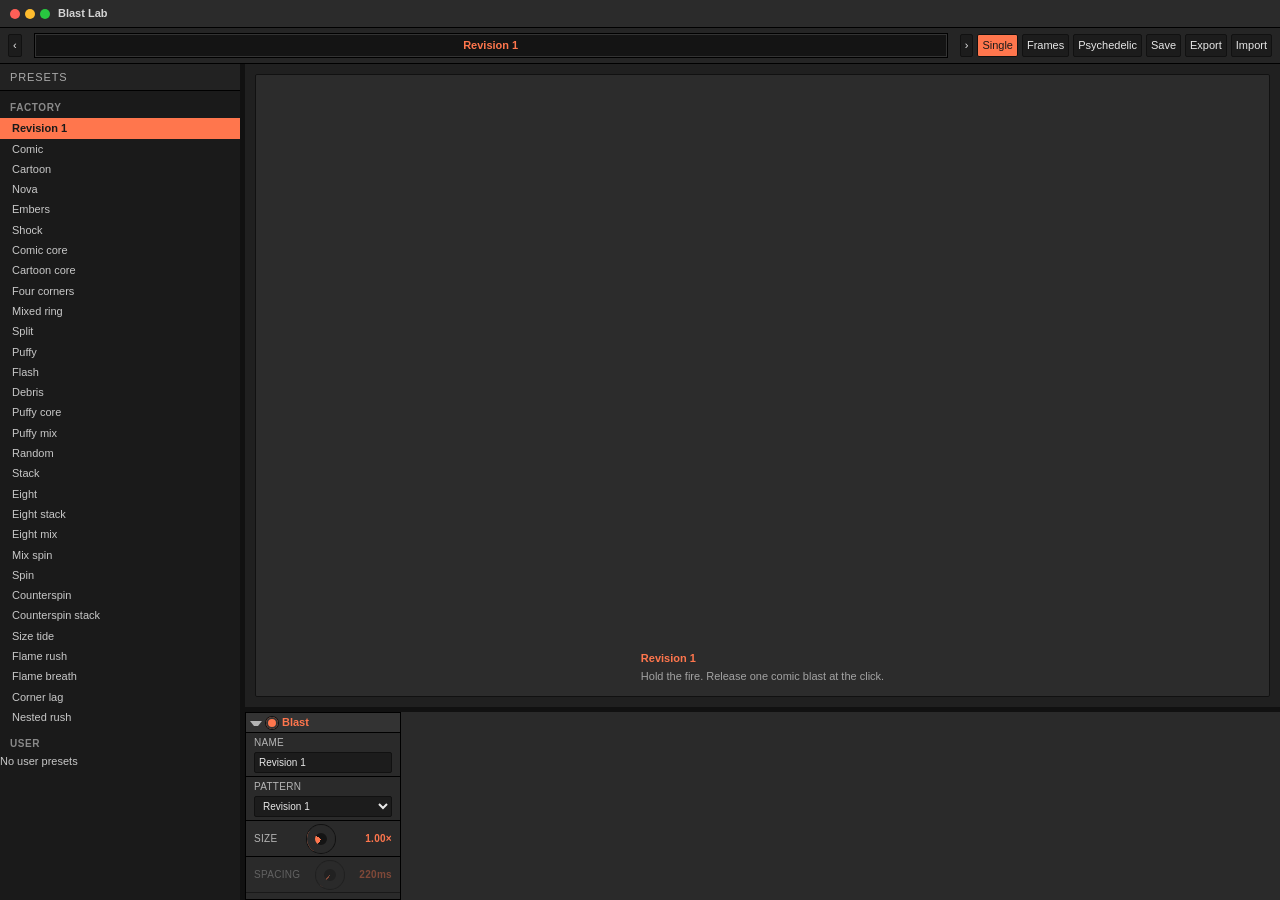
<file: blast-lab/index.html>
<!DOCTYPE html>
<html lang="en">
<head>
    <meta charset="UTF-8">
    <meta name="viewport" content="width=device-width, initial-scale=1.0">
    <title>Blast lab</title>
    <link rel="stylesheet" href="blast.css?v=eight-stack3">
</head>
<body>
    <div class="app">
    <header class="titlebar">
        <span class="dots" aria-hidden="true"><i></i><i></i><i></i></span>
        <strong>Blast Lab</strong>
    </header>
    <div class="preset-nav">
        <button type="button" id="preset-prev" aria-label="Previous preset">‹</button>
        <div id="preset-name">Comic</div>
        <button type="button" id="preset-next" aria-label="Next preset">›</button>
        <button type="button" id="stage-rev-1">Single</button>
        <button type="button" id="stage-rev-2">Frames</button>
        <button type="button" id="stage-psych">Psychedelic</button>
        <button type="button" id="des-save">Save</button>
        <button type="button" id="des-export">Export</button>
        <label class="file-btn">Import <input id="des-import" type="file" accept="application/json,.json"></label>
    </div>
    <div class="workspace" id="workspace">
    <aside class="browser">
        <div class="browser-search">Presets</div>
        <h2 id="factory-head">Factory</h2>
        <ul id="factory-list" class="preset-list"></ul>
        <h2 id="user-head">User</h2>
        <ul id="preset-list" class="preset-list"></ul>
    </aside>
    <div class="splitter" id="split-browser" title="Resize browser"></div>
    <div class="mainview">
    <button type="button" id="des-preview" class="stats-card heat-rev-3 blast-card stage"></button>
    <div class="splitter splitter-row" id="split-device" title="Resize device"></div>
    <section class="blast-designer" id="blast-designer">
        <div class="dev-chain" id="dev-chain">
        <article class="device host">
            <div class="device-head"><button type="button" class="fold" aria-expanded="true" aria-label="Fold device"></button><button type="button" id="des-on" class="power" aria-pressed="true" aria-label="Device on"></button><strong>Blast</strong></div>
            <div class="device-body">
                <label>Name <input id="des-name" value="Custom"></label>
                <label data-lfo="pattern">Pattern
                    <select id="des-pattern">
                        <option value="blast">Press blast</option>
                        <option value="rev1">Revision 1</option>
                    </select>
                </label>
                <label class="des-blast" data-lfo="corners">Corners
                    <select id="des-corners">
                        <option value="match">Same as click</option>
                        <option value="one">One kind</option>
                        <option value="each">Pick each corner</option>
                        <option value="random">Random each press</option>
                    </select>
                </label>
                <label class="des-blast" id="des-corner-one-label" hidden>Corner kind <select id="des-corner-one"></select></label>
                <label class="des-blast"><input id="des-corner-loop" type="checkbox"> Continuous</label>
                <label class="des-blast"><input id="des-inset" type="checkbox"> Inset</label>
                <label class="des-blast" data-lfo="linkSize"><input id="des-link-size" type="checkbox" checked> Link</label>
                <label class="des-blast" data-lfo="size">Size <input id="des-size" type="range" min="0.35" max="2.4" step="0.05" value="1"> <span id="des-size-n">1.00×</span></label>
                <label class="des-blast" data-lfo="stack"><input id="des-stack" type="checkbox"> Stack blasts</label>
                <label class="des-blast" id="des-overlap-label" data-lfo="overlap" hidden><input id="des-overlap" type="checkbox"> Overlap the same type</label>
                <label class="des-blast" id="des-gap-label" data-lfo="gap" hidden>Spacing <input id="des-gap" type="range" min="120" max="2000" step="20" value="220"> <span id="des-gap-n">220ms</span></label>
            </div>
        </article>
        <article class="device" data-layer="flames">
            <div class="device-head"><button type="button" class="fold" aria-expanded="true" aria-label="Fold device"></button><strong>Flames</strong></div>
            <div class="device-body">
                <label class="des-blast" data-lfo="flamesOn"><input id="des-flames-on" type="checkbox" checked> On</label>
                <label class="des-blast" id="des-speed-label" data-lfo="speed">Speed <input id="des-speed" type="range" min="0.25" max="2" step="0.25" value="1"> <span id="des-speed-n">1×</span></label>
                <label class="des-blast" data-lfo="linkSpeed"><input id="des-link-speed" type="checkbox" checked> Link</label>
                <label class="des-blast" id="des-flames-label" data-lfo="flames">Count <input id="des-flames" type="range" min="2" max="16" value="4"> <span id="des-flames-n">4</span></label>
                <label class="des-blast" id="des-spin-label" data-lfo="spin">Spin
                    <select id="des-spin">
                        <option value="">Still</option>
                        <option value="same">One way</option>
                        <option value="alt">Alternate</option>
                    </select>
                </label>
                <label class="des-blast piece-size" id="des-flame-size-label" data-lfo="flameSize">Size <input id="des-flame-size" type="range" min="0.35" max="2.4" step="0.05" value="1"></label>
            </div>
        </article>
        <article class="device" data-layer="click">
            <div class="device-head"><button type="button" class="fold" aria-expanded="true" aria-label="Fold device"></button><strong>Click</strong></div>
            <div class="device-body">
                <label class="des-blast" data-lfo="clickOn"><input id="des-click-on" type="checkbox" checked> On</label>
                <label class="des-blast" id="des-click-label" data-lfo="click">Kind <select id="des-click"></select></label>
                <label class="des-blast piece-size" id="des-click-size-label" data-lfo="clickSize">Size <input id="des-click-size" type="range" min="0.35" max="2.4" step="0.05" value="1"></label>
                <label class="des-blast piece-speed" data-lfo="clickSpeed">Speed <input id="des-click-speed" type="range" min="0.25" max="2" step="0.25" value="1"> <span id="des-click-speed-n">1×</span></label>
            </div>
        </article>
        <article class="device" data-layer="corner-0">
            <div class="device-head"><button type="button" class="fold" aria-expanded="true" aria-label="Fold device"></button><strong>TL</strong></div>
            <div class="device-body">
                <label class="des-blast"><input class="corner-on" type="checkbox" checked> On</label>
                <label class="des-blast corner-kind-label">Kind <select class="des-corner" aria-label="TL"></select></label>
                <label class="des-blast piece-size corner-size-label" data-lfo="c0">Size <input class="corner-size" type="range" min="0.35" max="2.4" step="0.05" value="1"></label>
                <label class="des-blast piece-speed" data-lfo="cSpeed0">Speed <input class="corner-speed" type="range" min="0.25" max="2" step="0.25" value="1"></label>
                <label class="des-blast" data-lfo="cDelay0">Delay <input class="corner-delay" type="range" min="0" max="2000" step="50" value="500"></label>
                <label class="des-blast"><input class="corner-stack" type="checkbox"> Stack</label>
            </div>
        </article>
        <article class="device" data-layer="corner-1">
            <div class="device-head"><button type="button" class="fold" aria-expanded="true" aria-label="Fold device"></button><strong>TR</strong></div>
            <div class="device-body">
                <label class="des-blast"><input class="corner-on" type="checkbox" checked> On</label>
                <label class="des-blast corner-kind-label">Kind <select class="des-corner" aria-label="TR"></select></label>
                <label class="des-blast piece-size corner-size-label" data-lfo="c1">Size <input class="corner-size" type="range" min="0.35" max="2.4" step="0.05" value="1"></label>
                <label class="des-blast piece-speed" data-lfo="cSpeed1">Speed <input class="corner-speed" type="range" min="0.25" max="2" step="0.25" value="1"></label>
                <label class="des-blast" data-lfo="cDelay1">Delay <input class="corner-delay" type="range" min="0" max="2000" step="50" value="500"></label>
                <label class="des-blast"><input class="corner-stack" type="checkbox"> Stack</label>
            </div>
        </article>
        <article class="device" data-layer="corner-2">
            <div class="device-head"><button type="button" class="fold" aria-expanded="true" aria-label="Fold device"></button><strong>BL</strong></div>
            <div class="device-body">
                <label class="des-blast"><input class="corner-on" type="checkbox" checked> On</label>
                <label class="des-blast corner-kind-label">Kind <select class="des-corner" aria-label="BL"></select></label>
                <label class="des-blast piece-size corner-size-label" data-lfo="c2">Size <input class="corner-size" type="range" min="0.35" max="2.4" step="0.05" value="1"></label>
                <label class="des-blast piece-speed" data-lfo="cSpeed2">Speed <input class="corner-speed" type="range" min="0.25" max="2" step="0.25" value="1"></label>
                <label class="des-blast" data-lfo="cDelay2">Delay <input class="corner-delay" type="range" min="0" max="2000" step="50" value="500"></label>
                <label class="des-blast"><input class="corner-stack" type="checkbox"> Stack</label>
            </div>
        </article>
        <article class="device" data-layer="corner-3">
            <div class="device-head"><button type="button" class="fold" aria-expanded="true" aria-label="Fold device"></button><strong>BR</strong></div>
            <div class="device-body">
                <label class="des-blast"><input class="corner-on" type="checkbox" checked> On</label>
                <label class="des-blast corner-kind-label">Kind <select class="des-corner" aria-label="BR"></select></label>
                <label class="des-blast piece-size corner-size-label" data-lfo="c3">Size <input class="corner-size" type="range" min="0.35" max="2.4" step="0.05" value="1"></label>
                <label class="des-blast piece-speed" data-lfo="cSpeed3">Speed <input class="corner-speed" type="range" min="0.25" max="2" step="0.25" value="1"></label>
                <label class="des-blast" data-lfo="cDelay3">Delay <input class="corner-delay" type="range" min="0" max="2000" step="50" value="500"></label>
                <label class="des-blast"><input class="corner-stack" type="checkbox"> Stack</label>
            </div>
        </article>
        </div>
        <div id="lfo-rack"></div>
    </section>
    </div>
    </div>
    </div>
    <script src="blast.js?v=eight-stack3"></script>
</body>
</html>
</file>
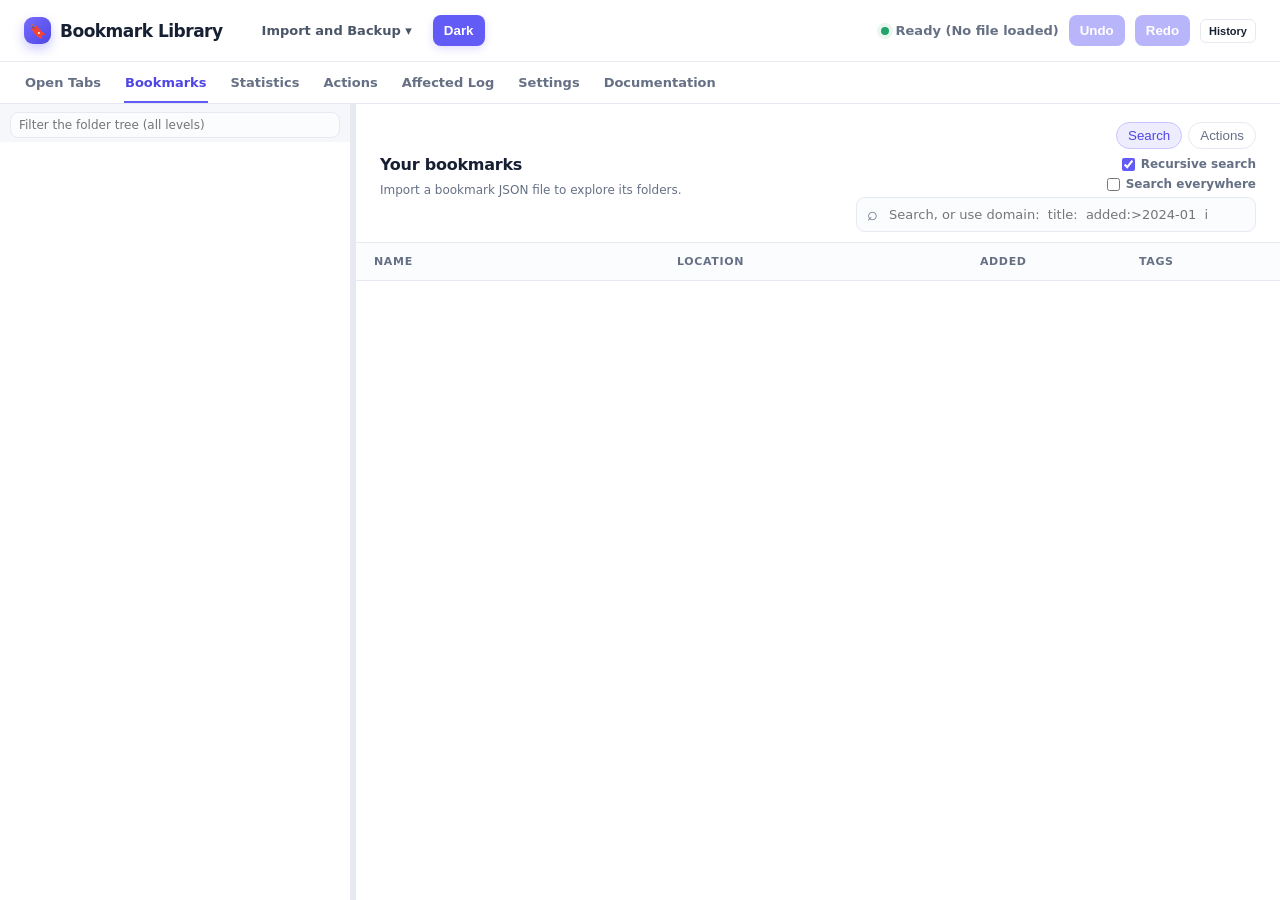
<file: json/bookmark-editor-v1.0.html>
<!DOCTYPE html>
<html lang="en">
<head>
    <meta charset="UTF-8">
    <meta name="viewport" content="width=device-width, initial-scale=1.0">
    <title>Library - Bookmark Editor Suite v1.0</title>
    <link rel="stylesheet" href="bookmark-editor-v1.0.css?v=goal195v1">
</head>
<body>

    <!-- Toolbar -->
    <div class="toolbar">
        <div class="brand"><span class="brand-mark">🔖</span> Bookmark Library</div>
        <div class="toolbar-group dropdown">
            Import and Backup <span>▾</span>
            <div class="dropdown-content">
                <div class="menu-group">Import and backup</div>
                <a href="#" data-call="pickJsonImport">Import Bookmarks from JSON...</a>
                <a href="#" data-call="exportBookmarks">Export Bookmarks to JSON...</a>
                <a href="#" data-call="exportLibraryAsHtml">Export all bookmarks as HTML...</a>
                <a href="#" data-call="pickHtmlImport">Import bookmarks from HTML...</a>
                <a href="#" data-call="pickJsonMerge">Merge Bookmarks from JSON...</a>
                <label class="dropdown-field">Merge policy
                    <select id="setting-merge-policy" data-call="applyEditorSetting" data-arg="mergePolicy">
                        <option value="skip">Skip URLs already here</option>
                        <option value="prefer-newer">Newer title wins</option>
                        <option value="overwrite">Overwrite titles</option>
                        <option value="keep-both">Keep both copies</option>
                    </select>
                </label>
                <div class="dropdown-rule"></div>
                <div class="menu-group">Settings</div>
                <a href="#" data-call="exportEditorSettings">Export settings as JSON...</a>
                <a href="#" data-call="pickSettingsImport">Import settings from JSON...</a>
                <div class="dropdown-rule"></div>
                <div class="menu-group">Tools</div>
                <a href="#" data-call="openTrashDialog">Recently deleted...</a>
                <a href="#" data-call="openSelfTestPage">Open the self-test page</a>
                <a href="#" data-call="pickJsonCompare">Compare another JSON...</a>
                <a href="#" data-call="exportStatsCsv">Export stats CSV...</a>
            </div>
        </div>
        <input type="file" id="file-upload" style="display: none" accept=".json" data-call="importBookmarks">
        <input type="file" id="compare-upload" style="display: none" accept=".json" data-call="compareBookmarkFile">
        <button class="action-btn" type="button" id="theme-toggle" data-call="toggleDarkTheme">Dark</button>
        
        <div class="status-indicator">
            <span class="status-dot" id="status-dot"></span>
            <span id="status-text">Ready (No file loaded)</span>
            <span id="status-live" class="visually-hidden" role="status" aria-live="polite"></span>
        </div>
        <button class="action-btn" type="button" id="undo-last" data-call="undoLastChange" disabled>Undo</button>
        <button class="action-btn" type="button" id="redo-last" data-call="redoLastChange" disabled>Redo</button>
        <button class="ghost-btn" type="button" id="undo-history" data-call="toggleUndoHistory" title="Undo and redo steps from this session">History</button>
    </div>

    <!-- Tabs Navigation -->
    <div id="library-changed-banner" class="library-banner" hidden role="status">
        <span id="library-changed-text"></span>
        <button type="button" class="ghost-btn" data-call="reloadFromLibraryBanner">Reload from this browser</button>
        <button type="button" class="ghost-btn" data-call="dismissLibraryChanged">Dismiss</button>
    </div>
    <div class="tabs-container">
        <button class="tab-btn" type="button" data-view="tabs-view">Open Tabs</button>
        <button class="tab-btn active" type="button" data-view="bookmarks-view">Bookmarks</button>
        <button class="tab-btn" type="button" data-view="stats-view">Statistics</button>
        <button class="tab-btn" type="button" data-view="actions-view">Actions</button>
        <button class="tab-btn" type="button" data-view="affected-view">Affected Log</button>
        <button class="tab-btn" type="button" data-view="settings-view">Settings</button>
        <button class="tab-btn" type="button" data-view="docs-view">Documentation</button>
        <button class="tab-btn tab-shortcut" id="tab-remove-empty" hidden type="button" data-call="showRemoveEmptyFolders" title="Remove every empty folder in the library (opens Actions → Duplicates)">Remove All empty folders</button>
    </div>

    <!-- Main Container views -->
    
    <!-- View 1: Bookmarks Editor -->
    <div id="bookmarks-view" class="view-pane active">
        <!-- Sidebar Tree -->
        <!-- Sidebar Tree (filter above the tree, both inside one column) -->
        <div class="sidebar-column">
    <div class="tree-filter-row">
                        <input id="tree-filter" type="search" placeholder="Filter the folder tree (all levels)" data-call="applyTreeFilter">
                        <button type="button" class="ghost-btn" id="tree-filter-clear" data-call="clearTreeFilter" hidden>Clear</button>
                    </div>
                    <div class="sidebar" id="sidebar"></div>
        </div>
        <div class="library-splitter" id="library-splitter" role="separator" aria-orientation="vertical" aria-label="Resize folder tree" aria-controls="sidebar content" tabindex="0"></div>
        <div class="content" id="content">
            <div class="page-head">
                <div>
                    <div class="folder-heading">
                        <div class="folder-title-row">
                            <h1 id="folder-title">Your bookmarks</h1>
                            <button type="button" id="folder-remove-empty" class="folder-empty-btn" hidden data-call="showRemoveEmptyFoldersInFolder" title="Remove the empty folders inside this folder only">Remove empty folders</button>
                            <button type="button" id="folder-subreddit-toggle" class="subreddit-toggle" hidden aria-expanded="false" aria-controls="folder-subreddits" title="Show subreddit chips">/r</button>
                        </div>
                        <button type="button" id="folder-up" class="folder-up" hidden>Up</button>
                        <div id="folder-subreddits" class="folder-subreddits"></div>
                    </div>
                    <p id="folder-meta">Import a bookmark JSON file to explore its folders.</p>
                </div>
                <div class="library-tools">
                    <div class="library-tool-tabs" role="tablist" aria-label="Folder tools">
                        <button type="button" class="library-tool-tab active" data-library-tool="search" data-call="switchLibraryTool" data-arg="search">Search</button>
                        <button type="button" class="library-tool-tab" data-library-tool="actions" data-call="switchLibraryTool" data-arg="actions">Actions</button>
                    </div>
                    <div id="library-tool-search" class="search">
                        <label class="search-recursive"><input id="bookmark-search-recursive" type="checkbox" checked data-call="filterFolderContents"> Recursive search</label>
                        <label class="search-recursive"><input id="bookmark-search-everywhere" type="checkbox" data-call="filterFolderContents"> Search everywhere</label>
                        <button type="button" class="ghost-btn" id="sort-reset" data-call="resetLibrarySort" hidden>Reset sort</button>
                        <button type="button" class="ghost-btn" id="column-reset" data-call="resetColumnWidths" hidden>Reset columns</button>
                        <div class="search-field" id="search-field"><input id="bookmark-search" type="search" placeholder="Search, or use domain:  title:  added:&gt;2024-01  is:tracked"><button type="button" class="search-clear" id="search-clear" data-call="clearSearchFilters" title="Clear the search and all the filters" aria-label="Clear search and filters" hidden>×</button></div>
                        <div id="search-operators" class="operator-panel" hidden role="dialog" aria-label="Search filters"></div>
                    </div>
                    <div id="library-tool-actions" class="library-tool-actions" hidden>
                        <p class="library-tool-help">Uses the current folder search results (including Recursive search when it is on).</p>
                        <button type="button" class="ghost-btn" id="search-send-obsidian" data-call="sendFolderSearchToObsidian" data-arg="keep">Send search results to Obsidian</button>
                        <button type="button" class="ghost-btn" id="search-send-obsidian-delete" data-call="sendFolderSearchToObsidian" data-arg="delete">Send search results to Obsidian and delete</button>
                        <button type="button" class="ghost-btn" id="search-move-into-folder" data-call="openMoveSearchFolderDialog">Move search bookmarks into a folder…</button>
                    </div>
                </div>
            </div>
            <table id="bookmarks-table">
                <thead>
                    <tr>
                        <th id="bookmark-sort-name" class="sort-col" style="width: 34%">Name</th>
                        <th id="bookmark-sort-location" class="sort-col" style="width: 34%">Location</th>
                        <th id="bookmark-sort-added" class="sort-col" style="width: 16%">Added</th>
                        <th style="width: 16%">Tags</th>
                    </tr>
                </thead>
                <tbody id="bookmarks-body"></tbody>
            </table>
            <div id="folder-collect-row" class="folder-collect-row" hidden>
                <span class="status-collect-wrap">
                    <button type="button" id="status-collect-moves" class="status-collect-btn" disabled data-call="runManualMoveToOther" aria-describedby="status-collect-tip">Move bookmarks here</button>
                    <span id="status-collect-tip" class="status-collect-tip" role="tooltip"></span>
                </span>
            </div>
        </div>
    </div>

    <!-- View: Domain statistics -->
    <div id="stats-view" class="view-pane">
        <div class="stats-page">
            <div class="page-head">
                <div>
                    <h1>Link statistics</h1>
                    <p id="stats-meta">Import a bookmark JSON file to group links by parent domain.</p>
                </div>
                <div class="search">
                    <input id="stats-search" type="search" placeholder="Filter the current view" data-call="filterStatistics">
                </div>
            </div>
            <div class="stats-toolbar">
                <label>Sort
                    <select id="stats-sort" data-call="paintStatistics">
                        <option value="count">Most links</option>
                        <option value="rdnn">Reverse domain</option>
                        <option value="recent">Most recently added</option>
                        <option value="oldest">Oldest first added</option>
                        <option value="rate">Fastest recent (day)</option>
                    </select>
                </label>
                <label>Quick-add gap
                    <select id="stats-burst-gap" data-call="rebuildStatistics">
                        <option value="30000">30 seconds</option>
                        <option value="60000">1 minute</option>
                        <option value="120000" selected>2 minutes</option>
                        <option value="300000">5 minutes</option>
                        <option value="900000">15 minutes</option>
                        <option value="3600000">1 hour</option>
                    </select>
                </label>
                <label>Min session size
                    <select id="stats-burst-min" data-call="rebuildStatistics">
                        <option value="2">2</option>
                        <option value="3" selected>3</option>
                        <option value="4">4</option>
                        <option value="5">5</option>
                    </select>
                </label>
                <button class="action-btn" type="button" data-call="rebuildStatistics">Refresh</button>
                <button class="action-btn" type="button" data-call="exportStatsCsv">CSV</button>
            </div>
            <div id="stats-summary" class="stats-summary"></div>
            <div id="stats-body" class="stats-body"></div>
        </div>
    </div>

    <!-- View 2: Actions & Topic Children -->
    <div id="actions-view" class="view-pane">
        <div class="actions-sidebar">
            <button class="child-tab-btn active" type="button" data-child="yt-actions">YouTube</button>
            <button class="child-tab-btn" type="button" data-child="hn-actions">Hacker News</button>
            <button class="child-tab-btn" type="button" data-child="reddit-actions">Reddit</button>
            <button class="child-tab-btn" type="button" data-child="meta-actions">Meta</button>
            <button class="child-tab-btn" type="button" data-child="general-repairs-actions">General repairs</button>
            <button class="child-tab-btn" type="button" data-child="dupe-cleanup-actions">Duplicates</button>
            <button class="child-tab-btn" type="button" data-child="nearby-actions">Nearby Bookmarks</button>
            <button class="child-tab-btn" type="button" data-child="link-check-actions">Link check</button>
            <button class="child-tab-btn" type="button" data-child="script-actions">Script Lab</button>
        </div>
        <div class="actions-content">
            
            <!-- YouTube Topic -->
            <div id="yt-actions" class="child-pane active">
                <h2>YouTube Tools</h2>
                <div class="action-subtext">
                    <strong>Affected patterns:</strong> 
                    <code>youtube.com/watch?v=</code>, <code>m.youtube.com</code>, <code>youtu.be</code>, <code>/embed/</code>. Shorts are excluded.
                </div>

                <!-- Duplicate Links -->
                                    <div class="action-card" id="selftest-card">
                        <div class="action-card-header">
                            <span>Self-tests</span>
                            <div class="action-header-btns">
                                <button class="action-btn" type="button" data-call="runSelfTestsFromCard">Run self-tests</button>
                                <button class="ghost-btn" type="button" data-call="copySelfTestReport">Copy report</button>
                                <button class="ghost-btn" type="button" data-call="openSelfTestPage">Open the page</button>
                            </div>
                        </div>
                        <div class="action-card-body">
                            The pure logic this app relies on: URL cleaning and the rule engine, the Netscape reader and writer, the title-cleanup rules and the three URL keys. No library is needed, nothing is changed, and the same suite runs standalone in <code>self-test.html</code>.
                            <div id="repairs-selftest-results"><p>Run the tests to see every check.</p></div>
                        </div>
                    </div>
                    <div class="action-card" id="results-card">
                        <div class="action-card-header">
                            <span>Results and reports</span>
                            <div class="action-header-btns">
                                <button class="action-btn" type="button" data-call="clearRepairResults">Clear</button>
                            </div>
                        </div>
                        <div class="action-card-body">
                            JSON compares, folder rankings and domain health render here so nothing has to fall back to a pop-up.
                            <div id="repairs-results"><p>Compare a JSON file (Import and Backup → Compare), or run one of the reports on the Statistics tab.</p></div>
                            <div class="rules-buttons">
                                <button type="button" class="ghost-btn" data-call="sendReportToObsidian" data-arg="health">Send health report</button>
                                <button type="button" class="ghost-btn" data-call="sendReportToObsidian" data-arg="folders">Send folder sizes</button>
                                <button type="button" class="ghost-btn" data-call="sendReportToObsidian" data-arg="domains">Send domain health</button>
                                <button type="button" class="ghost-btn" data-call="sendReportToObsidian" data-arg="folder">Send this folder’s report</button>
                            </div>
                        </div>
                    </div>
                    <div class="action-card" id="problems-card">
                        <div class="action-card-header">
                            <span>Validate library</span>
                            <div class="action-header-btns">
                                <button class="action-btn" type="button" data-call="scanLibraryProblems">Scan</button>
                                <button class="action-btn" type="button" data-apply="libproblems" data-apply-label="Fix checked" disabled data-call="applyBulk" data-arg="libproblems">Fix checked</button>
                            </div>
                        </div>
                        <div class="action-card-body">
                            Structural problems the other scans do not cover: bookmarks with no title, bookmarks whose URL is not a page (javascript:, data:, about:), sibling folders sharing a name, and folders whose date is older than their own newest child. Fixes are previewed and applied as one undo step.
                            <div id="repairs-problems-results"><p>Scan to check the library's structure.</p></div>
                        </div>
                    </div>
                    <div class="action-card">
                        <div class="action-card-header">
                            <span>Never opened</span>
                            <div class="action-header-btns">
                                <button class="action-btn" type="button" data-call="scanUnusedBookmarks">Scan</button>
                                <button class="action-btn" type="button" data-apply="unused" data-apply-label="Delete" disabled data-call="applyBulk" data-arg="unused">Delete</button>
                            </div>
                        </div>
                        <div class="action-card-body">
                            Bookmarks the browser has no recorded use for, or whose last use is older than the cut-off. Firefox only reports a last-used date for some bookmarks, so “never recorded” is a hint rather than proof; the delete preview still honours protected folders.
                            <div class="replace-form">
                                <label>Older than
                                    <select id="repairs-unused-months" aria-label="Age cut-off in months">
                                        <option value="3">3 months</option>
                                        <option value="6">6 months</option>
                                        <option value="12" selected>12 months</option>
                                        <option value="24">2 years</option>
                                        <option value="60">5 years</option>
                                    </select>
                                </label>
                            </div>
                            <div id="repairs-unused-results"><p>Scan to list bookmarks with no recorded use.</p></div>
                        </div>
                    </div>
                    <div class="action-card" id="notes-card">
                        <div class="action-card-header">
                            <span>Bookmark notes</span>
                            <div class="action-header-btns">
                                <button class="action-btn" type="button" data-call="scanOrphanNotes">Scan</button>
                                <button class="action-btn" type="button" data-call="deleteAllOrphanNotes">Delete orphans</button>
                            </div>
                        </div>
                        <div class="action-card-body">
                            Notes are kept by the app in this browser and keyed by URL: Firefox's API cannot store descriptions. Editing a URL moves its note along. This scan finds notes whose bookmark is gone.
                            <div id="repairs-orphannotes-results"><p>Scan to list stored notes that no longer match a bookmark.</p></div>
                        </div>
                    </div>
                <div class="action-card">
                    <div class="action-card-header">
                        <span>Duplicate Links (Same ID)</span>
                        <div class="action-header-btns">
                            <button class="action-btn" data-call="runYtDuplicates">Scan Duplicates</button>
                            <button class="action-btn" type="button" data-apply="yt-dupes" data-apply-label="Delete" disabled data-call="applyBulk" data-arg="yt-dupes">Delete</button>
                        </div>
                    </div>
                    <div class="action-card-body" id="yt-dupes-results">
                        <p style="color:#777">Click scan to find duplicates. Every copy except the oldest is checked; Delete removes the checked copies.</p>
                    </div>
                </div>

                <div class="action-card">
                    <div class="action-card-header">
                        <span>Normalize &amp; deduplicate YouTube</span>
                        <div class="action-header-btns">
                            <button class="action-btn" type="button" data-call="scanYouTubeNormalize">Scan</button>
                            <button class="action-btn" type="button" data-apply="yt-normalize" data-apply-label="Clean" disabled data-call="applyBulk" data-arg="yt-normalize">Clean</button>
                        </div>
                    </div>
                    <div class="action-card-body">
                        Converts eligible YouTube video bookmarks to <code>https://www.youtube.com/watch?v=VIDEO_ID</code>, then removes duplicates by video ID. Shorts are left unchanged. The bookmark with the oldest <code>dateAdded</code> is retained; the title comparison ignores a trailing <code> - YouTube</code>. Scan first, then apply.
                        <div id="yt-normalize-results"></div>
                    </div>
                </div>

                <!-- Unsame Titles -->
                <div class="action-card">
                    <div class="action-card-header">
                        <span>Unsame Titles (Same ID, Different Bookmark Title)</span>
                        <button class="action-btn" data-call="runYtUnsameTitles">Scan Unsame Titles</button>
                    </div>
                    <div class="action-card-body" id="yt-unsame-results">
                        <p style="color:#777">Find bookmarks that point to the same video but have differing titles.</p>
                    </div>
                </div>

                <!-- Missing Suffix -->
                <div class="action-card">
                    <div class="action-card-header">
                        <span>Missing " - YouTube" Suffix</span>
                        <div class="action-header-btns">
                            <button class="action-btn" type="button" data-call="scanYtSuffix">Scan</button>
                            <button class="action-btn" type="button" data-apply="yt-suffix" data-apply-label="Append" disabled data-call="applyBulk" data-arg="yt-suffix">Append</button>
                        </div>
                    </div>
                    <div class="action-card-body">
                        Automatically appends " - YouTube" to video bookmarks that don't end with it. Scan first, then apply.
                        <div id="yt-suffix-results"></div>
                    </div>
                </div>

                <div class="action-card">
                    <div class="action-card-header">
                        <span>Malformed watch-page titles</span>
                        <div class="action-header-btns">
                            <button class="action-btn" type="button" data-call="scanMalformedYtTitles">Scan</button>
                            <button class="action-btn" type="button" data-apply="yt-malformed" data-apply-label="Clean" disabled data-call="applyBulk" data-arg="yt-malformed">Clean</button>
                        </div>
                    </div>
                    <div class="action-card-body">
                        <p>Finds titles scraped from the YouTube watch UI: duration, mashed channel, view count, “ago”, Live, Playlist (), Mix (50+), then <code> - YouTube</code>. Edit the cleaned title in the table before Clean.</p>
                        <div id="yt-malformed-results"></div>
                    </div>
                </div>
            </div>

            <!-- Hacker News Topic -->
            <div id="hn-actions" class="child-pane">
                <h2>Hacker News Tools</h2>
                <div class="action-subtext">
                    <strong>Affected patterns:</strong> 
                    <code>hcker.news/?comments=</code>
                </div>
                
                <div class="action-card">
                    <div class="action-card-header">
                        <span>Convert to Native YCombinator URLs</span>
                        <div class="action-header-btns">
                            <button class="action-btn" type="button" data-call="scanHackerNewsLinks">Scan</button>
                            <button class="action-btn" type="button" data-apply="hn" data-apply-label="Convert" disabled data-call="applyBulk" data-arg="hn">Convert</button>
                        </div>
                    </div>
                    <div class="action-card-body">
                        Transforms URLs to <code>news.ycombinator.com/item?id=...</code> and cleans titles. Scan first, then apply.
                        <div id="hn-results"></div>
                    </div>
                </div>
            </div>

            <div id="reddit-actions" class="child-pane">
                <h2>Reddit Tools</h2>
                <div class="action-subtext">
                    Files bookmarks sitting in a <code>Reddit Links</code> folder into child folders named after the subreddit only (<code>news</code>, <code>programming</code> — no slash). Subreddit is read from <code>/r/name</code> in the URL, or from a title like <code>Post title : news</code>.
                </div>
                <div class="action-card">
                    <div class="action-card-header">
                        <span>Sort Reddit Links into subreddit folders</span>
                        <div class="action-header-btns">
                            <button class="action-btn" type="button" data-call="scanRedditSubredditFolders">Scan</button>
                            <button class="action-btn" type="button" data-apply="reddit-v1" data-apply-label="Move" disabled data-call="applyBulk" data-arg="reddit-v1">Move into folders</button>
                        </div>
                    </div>
                    <div class="action-card-body">
                        Only moves items that are not already in a matching <code>subreddit</code> folder (legacy <code>r/…</code> names still count as already filed). Creates missing folders under <code>Reddit Links</code>. Items without a detectable subreddit are left in place.
                        <div id="reddit-file-results">
                            <p>Scan to preview how many bookmarks would move.</p>
                        </div>
                    </div>
                </div>
                <div class="action-card">
                    <div class="action-card-header">
                        <span>Sort Reddit Links into subreddit folders v2 (experimental)</span>
                        <div class="action-header-btns">
                            <button class="action-btn" type="button" data-call="scanRedditToolbarFolders">Scan</button>
                            <button class="action-btn" type="button" data-apply="reddit-v2" data-apply-label="Move" disabled data-call="applyBulk" data-arg="reddit-v2">Move into folders</button>
                        </div>
                    </div>
                    <div class="action-card-body">
                        Reads top-level <code>Bookmarks Toolbar</code> folders named <code>description - sub1 sub2 …</code>. Each space-separated name is a subreddit. <strong>First</strong> files loose matching bookmarks under <code>Other Bookmarks → Reddit Links</code> into a subreddit-named folder there (creates the folder only if missing). <strong>Then</strong> nests that original subreddit folder under the matching toolbar group (a folder move, so it leaves Reddit Links). Bookmarks stay inside the subreddit folder — they are not flattened into the group. If the group already has that folder, bookmarks are merged into it and the empty source is removed only after. <strong>Finally</strong> sorts leftover folders under Reddit Links A→Z (case-insensitive); remaining loose links keep their order after the folders. Unlisted subreddits stay in Reddit Links. If a name appears in two categories, the first toolbar folder wins.
                        <div id="reddit-file-v2-results">
                            <p>Scan v2 to preview toolbar categories and Reddit Links moves.</p>
                        </div>
                    </div>
                </div>
                <div class="action-card">
                    <div class="action-card-header">
                        <span>Same post, different comment chains</span>
                        <div class="action-header-btns">
                            <button class="action-btn" type="button" data-call="scanRedditCommentChains">Scan</button>
                            <button class="action-btn" type="button" data-apply="comment-keep" data-apply-label="Keep oldest" disabled data-call="applyBulk" data-arg="comment-keep">Keep oldest</button>
                        </div>
                    </div>
                    <div class="action-card-body">
                        Finds Reddit bookmarks that share a post id but different comment permalinks. Apply keeps the oldest (post-only wins ties) and removes the extras.
                        <div id="reddit-comment-results">
                            <p>Scan to list posts that have more than one comment chain.</p>
                        </div>
                    </div>
                </div>
            </div>

            <div id="meta-actions" class="child-pane">
                <h2>Meta Tools</h2>
                <div class="action-subtext">
                    <strong>Affected patterns:</strong>
                    <code>facebook.com</code>, <code>m.facebook.com</code>, <code>fb.com</code>, <code>fb.watch</code>,
                    <code>instagram.com</code>, <code>instagr.am</code>.
                </div>
                <div class="action-card">
                    <div class="action-card-header">
                        <span>Notification count in title</span>
                        <div class="action-header-btns">
                            <button class="action-btn" type="button" data-call="scanMetaNotificationTitles">Scan</button>
                            <button class="action-btn" type="button" data-apply="meta-notif" data-apply-label="Clean" disabled data-call="applyBulk" data-arg="meta-notif">Clean</button>
                        </div>
                    </div>
                    <div class="action-card-body">
                        Strips a leading unread-count prefix from Facebook and Instagram bookmark titles. Examples: <code>(20+) Video | Facebook</code> → <code>Video | Facebook</code>, <code>(14) Entrepreneurs for Nepal | Facebook</code> → <code>Entrepreneurs for Nepal | Facebook</code>, <code>(3) Instagram</code> → <code>Instagram</code>. Scan first, then apply.
                        <div id="meta-notif-results"></div>
                    </div>
                </div>
            </div>

            <div id="general-repairs-actions" class="child-pane">
                <h2>General repairs</h2>
                <div class="action-subtext">
                    Fixes import damage in a bookmark JSON file: Unix-second <code>dateAdded</code> (Firefox shows <code>12/31/69</code>), broken titles/URLs, short links, tracking params, and folder merges. Scan first, then apply. Export JSON to keep the result.
                </div>
                <div class="action-card">
                    <div class="action-card-header">
                        <span>Replace Unix-second dateAdded with lastModified</span>
                        <div class="action-header-btns">
                            <button class="action-btn" type="button" data-call="scanEpochDates">Scan</button>
                            <button class="action-btn" type="button" data-apply="epoch" data-apply-label="Repair" disabled data-call="applyBulk" data-arg="epoch">Repair</button>
                        </div>
                    </div>
                    <div class="action-card-body">
                        Treats missing, zero, <code>NaN</code>, Netscape Unix-second <code>ADD_DATE</code> (raw value &lt; 1e11, e.g. <code>2011000000</code>), and dates before 2 Jan 1970 as broken. Repair copies a valid <code>lastModified</code> onto <code>dateAdded</code> (does not keep the Unix-second wall-clock).                         If <code>lastModified</code> is missing or also malformed, copies <code>dateLastUsed</code> when valid, otherwise sets now.
                        <div id="repairs-epoch-results"><p>Scan to preview dateAdded before and after.</p></div>
                    </div>
                </div>
                <div class="action-card">
                    <div class="action-card-header">
                        <span>Short-link expander (offline)</span>
                        <div class="action-header-btns">
                            <button class="action-btn" type="button" data-call="scanShortLinks">Scan</button>
                            <button class="action-btn" type="button" data-apply="short" data-apply-label="Expand" disabled data-call="applyBulk" data-arg="short">Expand</button>
                        </div>
                    </div>
                    <div class="action-card-body">
                        Rewrites <code>youtu.be</code>, YouTube embed/mobile, <code>redd.it</code>, and <code>*.m.wikipedia.org</code> to canonical hosts with no network. <code>t.co</code> and <code>amzn.to</code> cannot be expanded offline and are listed only.
                        <div id="repairs-short-results"><p>Scan to preview each URL before and after.</p></div>
                    </div>
                </div>
                <div class="action-card">
                    <div class="action-card-header">
                        <span>Tracking-parameter stripper</span>
                        <div class="action-header-btns">
                            <button class="action-btn" type="button" data-call="scanTrackingParams">Scan</button>
                            <button class="action-btn" type="button" data-apply="tracking" data-apply-label="Strip" disabled data-call="applyBulk" data-arg="tracking">Strip</button>
                        </div>
                    </div>
                    <div class="action-card-body">
                        Drops <code>utm_*</code>, <code>fbclid</code>, <code>gclid</code>, YouTube <code>si=</code>, and similar trackers. Scan lists every parameter that would be removed.
                        <div id="repairs-tracking-results"><p>Scan to preview each URL and the parameters that would be stripped.</p></div>
                    </div>
                </div>

                                    <div class="action-card">
                        <div class="action-card-header">
                            <span>Title cleanup</span>
                            <div class="action-header-btns">
                                <button class="action-btn" type="button" data-call="scanTitleCleanup">Scan</button>
                                <button class="action-btn" type="button" data-apply="title-cleanup" data-apply-label="Clean" disabled data-call="applyBulk" data-arg="title-cleanup">Clean</button>
                            </div>
                        </div>
                        <div class="action-card-body">
                            Site suffixes are stripped only when the text after the separator names that link's own host or parent domain; whitespace collapses and edge separators come off; ALL CAPS longer than 12 characters folds to sentence case; emoji runs come off only at the very start or end, never down to an empty title.
                            <div class="replace-form">
                                <label class="replace-case"><input type="checkbox" id="repairs-title-suffix" data-call="scanTitleCleanup" checked> Strip " &lt;sep&gt; Site" suffix</label>
                                <label class="replace-case"><input type="checkbox" id="repairs-title-space" data-call="scanTitleCleanup" checked> Whitespace and separators</label>
                                <label class="replace-case"><input type="checkbox" id="repairs-title-caps" data-call="scanTitleCleanup" checked> ALL CAPS to sentence case</label>
                                <label class="replace-case"><input type="checkbox" id="repairs-title-emoji" data-call="scanTitleCleanup" checked> Edge emoji</label>
                            </div>
                            <div id="repairs-title-results"><p>Scan to preview each title before and after.</p></div>
                        </div>
                    </div>
                    <div class="action-card">
                        <div class="action-card-header">
                            <span>Broken links by domain</span>
                            <div class="action-header-btns">
                                <button class="action-btn" type="button" data-call="scanDeadDomains">Scan</button>
                                <button class="action-btn" type="button" data-apply="deaddomain" data-apply-label="Delete" disabled data-call="applyBulk" data-arg="deaddomain">Delete</button>
                            </div>
                        </div>
                        <div class="action-card-body">
                            Groups the broken title/URL scan and the dead rows of a finished Link check by parent domain. One checkbox per broken link plus an “all N” toggle per domain; a link that was never checked is never counted. Delete opens the shared delete preview, so protected folders are honoured.
                            <div id="repairs-deaddomain-results"><p>Scan to group broken links by domain.</p></div>
                        </div>
                    </div>
                <div class="action-card">
                    <div class="action-card-header">
                        <span>Find and replace</span>
                        <div class="action-header-btns">
                            <button class="action-btn" type="button" data-call="scanFindReplace">Scan</button>
                            <button class="action-btn" type="button" data-apply="replace" data-apply-label="Replace" disabled data-call="applyBulk" data-arg="replace">Replace</button>
                        </div>
                    </div>
                    <div class="action-card-body">
                        A regular expression over titles, URLs, or both, in the selection, the open folder, or the whole library. Scan previews every before/after pair; Replace applies to the checked rows as one undoable step.
                        <div class="replace-form">
                            <label>Find <input type="text" id="repairs-find" placeholder="e.g. \\(\\d+\\)\\s*$" spellcheck="false"></label>
                            <label>Replace with <input type="text" id="repairs-replace-with" placeholder="e.g. (removed)" spellcheck="false"></label>
                            <label>Scope
                                <select id="repairs-replace-scope">
                                    <option value="library">Whole library</option>
                                    <option value="folder">Open folder</option>
                                    <option value="selection">Selection</option>
                                </select>
                            </label>
                            <label>Fields
                                <select id="repairs-replace-fields">
                                    <option value="title">Titles</option>
                                    <option value="url">URLs</option>
                                    <option value="both">Titles and URLs</option>
                                </select>
                            </label>
                            <label class="replace-case"><input type="checkbox" id="repairs-replace-case"> Match case</label>
                        </div>
                        <div id="repairs-replace-results"><p>Scan to preview every entry the pattern matches.</p></div>
                    </div>
                </div>

                                    <div class="action-card">
                        <div class="action-card-header">
                            <span>Bulk edit titles</span>
                            <div class="action-header-btns">
                                <button class="action-btn" type="button" data-call="scanBulkEditTemplate">Scan</button>
                                <button class="action-btn" type="button" data-apply="bulkedit" data-apply-label="Rename" disabled data-call="applyBulk" data-arg="bulkedit">Rename</button>
                            </div>
                        </div>
                        <div class="action-card-body">
                            Rebuild titles from a template instead of a find-and-replace. Tokens: <code>{title}</code> <code>{url}</code> <code>{domain}</code> <code>{folder}</code> <code>{date}</code> <code>{n}</code> (1, 2, 3…) and <code>{nn}</code> (01, 02…). Previewed, then applied as one undo step.
                            <div class="replace-form">
                                <label>Template <input type="text" id="repairs-bulkedit-template" placeholder="{title} — {domain}" spellcheck="false"></label>
                                <label>Scope
                                    <select id="repairs-bulkedit-scope">
                                        <option value="folder">Open folder</option>
                                        <option value="selection">Selection</option>
                                        <option value="library">Whole library</option>
                                    </select>
                                </label>
                            </div>
                            <div id="repairs-bulkedit-results"><p>Scan to preview every title the template would change.</p></div>
                        </div>
                    </div>
                <div class="action-card">
                    <div class="action-card-header">
                        <span>Same title and domain</span>
                        <div class="action-header-btns">
                            <button class="action-btn" type="button" data-call="scanSameTitleDomain">Scan</button>
                            <button class="action-btn" type="button" data-apply="sametitle" data-apply-label="Delete copies" disabled data-call="applyBulk" data-arg="sametitle">Delete copies</button>
                        </div>
                    </div>
                    <div class="action-card-body">
                        Finds bookmarks whose title and parent domain match but whose URLs differ, which catches the same page saved with different tracking parameters or query strings. The first copy of each group is kept; check the extras to delete them.
                        <div id="repairs-sametitle-results"><p>Scan to group bookmarks that look like the same page.</p></div>
                    </div>
                </div>
                <div class="action-card">
                    <div class="action-card-header">
                        <span>Library health</span>
                        <div class="action-header-btns">
                            <button class="action-btn" type="button" data-call="scanLibraryHealth">Scan</button>
                            <button class="action-btn" type="button" data-call="applyHealthFixes" id="repairs-health-fix" disabled>Fix safe ones</button>
                        </div>
                    </div>
                    <div class="action-card-body">
                        Every scan in one table with its count, so you can see what needs attention and jump straight to it. <strong>Fix safe ones</strong> strips tracking parameters and removes empty folders in one undoable step; everything else stays manual.
                        <div id="repairs-health-results"><p>Scan to count what is wrong across the library.</p></div>
                    </div>
                </div>

                <div class="action-card">
                    <div class="action-card-header">
                        <span>Merge duplicate sibling folders</span>
                        <div class="action-header-btns">
                            <button class="action-btn" type="button" data-call="scanDuplicateFolders">Scan</button>
                            <button class="action-btn" type="button" data-apply="dup-folders" data-apply-label="Merge" disabled data-call="applyBulk" data-arg="dup-folders">Merge</button>
                        </div>
                    </div>
                    <div class="action-card-body">
                        Merges two folders with the same name under one parent (including <code>news</code> vs <code>r/news</code>). Children move into the older folder. Scan first, then apply.
                        <div id="repairs-dup-folders-results"><p>Scan to preview which folder is kept and which is merged away.</p></div>
                    </div>
                </div>
                <div class="action-card">
                    <div class="action-card-header">
                        <span>Same path, different query</span>
                        <div class="action-header-btns">
                            <button class="action-btn" type="button" data-call="scanCanonicalDupes">Scan</button>
                            <button class="action-btn" type="button" data-apply="canon-dupes" data-apply-label="Keep oldest" disabled data-call="applyBulk" data-arg="canon-dupes">Keep oldest</button>
                        </div>
                    </div>
                    <div class="action-card-body">
                        Groups bookmarks by host + path (AMP segments ignored). If the query strings differ, keeps the oldest and removes the rest.
                        <div id="repairs-canon-results"><p>Scan to preview each extra bookmark and the URL that would be kept.</p></div>
                    </div>
                </div>
                <div class="action-card">
                    <div class="action-card-header">
                        <span>AMP paths and old.reddit.com</span>
                        <div class="action-header-btns">
                            <button class="action-btn" type="button" data-call="scanAmpHosts">Scan</button>
                            <button class="action-btn" type="button" data-apply="amp-host" data-apply-label="Rewrite" disabled data-call="applyBulk" data-arg="amp-host">Rewrite</button>
                        </div>
                    </div>
                    <div class="action-card-body">
                        Strips <code>/amp</code> from paths and rewrites <code>old.reddit.com</code> / <code>m.reddit.com</code> / <code>np.reddit.com</code> to <code>www.reddit.com</code>.
                        <div id="repairs-amp-results"><p>Scan to preview each URL before and after.</p></div>
                    </div>
                </div>
                <div class="action-card">
                    <div class="action-card-header">
                        <span>HTML-entity titles</span>
                        <div class="action-header-btns">
                            <button class="action-btn" type="button" data-call="scanEntityTitles">Scan</button>
                            <button class="action-btn" type="button" data-apply="entities" data-apply-label="Decode" disabled data-call="applyBulk" data-arg="entities">Decode</button>
                        </div>
                    </div>
                    <div class="action-card-body">
                        Decodes <code>&amp;amp;</code>, <code>&amp;quot;</code>, and numeric entities in titles.
                        <div id="repairs-entities-results"><p>Scan to preview each title before and after.</p></div>
                    </div>
                </div>
                <div class="action-card">
                    <div class="action-card-header">
                        <span>Broken titles, URLs, and unparseable links</span>
                        <div class="action-header-btns">
                            <button class="action-btn" type="button" data-call="scanBrokenLinks">Scan</button>
                            <button class="action-btn" type="button" data-apply="broken" data-apply-label="Delete" disabled data-call="applyBulk" data-arg="broken">Delete</button>
                        </div>
                    </div>
                    <div class="action-card-body">
                        Lists bookmarks whose title or URL contains <code>broken</code>, empty hrefs, and values that fail <code>new URL()</code>. Bookmark rows are checked; Delete removes the checked ones. Folders are listed only; edit them from the Bookmarks tab.
                        <div id="repairs-broken-results"><p>Scan to list broken titles and URLs.</p></div>
                    </div>
                </div>
            </div>

            <div id="dupe-cleanup-actions" class="child-pane">
                <h2>Duplicates</h2>
                <div class="action-subtext">
                    Groups bookmarks that share a URL. Mark copies, then remove the selection. The folder path opens that folder in Bookmarks. The eye shows that bookmark; the folder mark/unmark button selects every duplicate in that folder across all groups. The trash on a URL group marks every copy except the oldest. <strong>Select newest in same folder</strong> checks only the newer copy when two or more copies of a URL sit in one folder, and leaves the oldest unchecked. <strong>Select outer nested copies</strong> checks a copy when the same URL is also saved somewhere inside one of that folder’s subfolders, so only the most deeply nested copy stays unchecked. Use <strong>Remove all selected</strong> to delete what is checked (disabled until at least one copy is checked).
                </div>
                <div class="dupe-toolbar">
                    <button class="action-btn" type="button" data-call="scanDuplicateBookmarks">Find duplicate bookmarks</button>
                    <button class="action-btn" type="button" id="dupe-remove-empty" data-call="removeEmptyFoldersCleanup">Remove empty folders</button>
                    <button class="action-btn" type="button" data-call="mergeDuplicateFoldersCleanup">Merge duplicate folders</button>
                    <button class="action-btn" type="button" data-call="markNewestSameFolderDupes">Select newest in same folder</button>
                    <button class="action-btn" type="button" data-call="markOuterNestedDupes">Select outer nested copies</button>
                </div>
                <div id="dupe-cleanup-note"></div>
                <div id="dupe-cleanup-results">
                    <p>Find duplicate bookmarks to list groups.</p>
                </div>
            </div>

            <div id="nearby-actions" class="child-pane">
                <h2>Nearby Bookmarks</h2>
                <div class="action-subtext">100 bookmarks before and 100 after the chosen bookmark, ordered by <code>dateAdded</code>. Search bookmarks are marked so a gap in a search chain is easier to see.</div>
                <div id="nearby-results"><p>Right-click a bookmark and choose Nearby bookmarks.</p></div>
            </div>

            <div id="link-check-actions" class="child-pane">
                <h2>Link check</h2>
                <div class="action-subtext">
                    Fetches each <code>http(s)</code> bookmark (6 at a time, 12s timeout). Live add-on only. Scope:
                    <select id="link-check-scope">
                        <option value="folder">Open folder and subfolders</option>
                        <option value="library">Whole library</option>
                    </select>
                    <button class="action-btn" type="button" data-call="stopLinkCheck">Stop</button>
                </div>
                <div class="action-card">
                    <div class="action-card-header">
                        <span>Dead links</span>
                        <div class="action-header-btns">
                            <button class="action-btn" type="button" data-call="checkDeadLinks">Check</button>
                            <button class="action-btn" type="button" id="link-check-delete" disabled data-call="deleteDeadLinks">Delete selected</button>
                        </div>
                    </div>
                    <div class="action-card-body">
                        Dead means 404/410, no response, or timed out. Other HTTP errors are listed unchecked.
                        <div id="link-check-results"><p>Check to list dead links.</p></div>
                    </div>
                </div>
                <div class="action-card">
                    <div class="action-card-header">
                        <span>URL-only titles</span>
                        <div class="action-header-btns">
                            <button class="action-btn" type="button" data-call="fetchUrlTitles">Fetch titles</button>
                            <button class="action-btn" type="button" data-apply="url-titles" data-apply-label="Rename" disabled data-call="applyBulk" data-arg="url-titles">Rename</button>
                        </div>
                    </div>
                    <div class="action-card-body">
                        Bookmarks whose title is empty or the URL get the page’s <code>&lt;title&gt;</code> (YouTube via oEmbed).
                        <div id="url-title-results"><p>Fetch titles to preview each rename.</p></div>
                    </div>
                </div>
            </div>

            <div id="script-actions" class="child-pane">
                <h2>Script Lab</h2>
                <div class="action-subtext">Run a custom JavaScript transformation against the loaded bookmark tree.</div>
                <div class="action-card">
                    <div class="action-card-header"><span>Custom bookmark script</span><button class="action-btn" data-call="runBookmarkScript">Run script</button></div>
                    <div class="action-card-body">
                        <p class="script-help">Your script receives <code>bookmarks</code> (the full root object) and <code>api</code>. Use <code>api.walk((node, parent) =&gt; { ... })</code> to visit each item, <code>api.log(type, title, details)</code> for the affected log, and <code>api.selectedFolder()</code> for the current folder. Changes remain unsaved until you export.</p>
                        <textarea id="bookmark-script" class="script-editor" spellcheck="false" placeholder="// Example: count bookmarks&#10;let count = 0;&#10;api.walk(node => { if (node.uri) count++; });&#10;return count;"></textarea>
                        <div id="script-output" class="script-output" role="status"></div>
                    </div>
                </div>
                <div class="script-examples">
                    <button type="button" class="ghost-btn" data-call="loadScriptExample" data-arg="count">Count links</button>
                    <button type="button" class="ghost-btn" data-call="loadScriptExample" data-arg="folder">Titles in this folder</button>
                    <button type="button" class="ghost-btn" data-call="loadScriptExample" data-arg="missing">Bookmarks missing a URL</button>
                </div>
            </div>

        </div>
    </div>

    <!-- View 3: Affected Links Log -->
    <div id="tabs-view" class="view-pane open-tabs-view">
        <div class="page-head">
            <div>
                <h1>Open Tabs</h1>
                <p id="open-tabs-meta">Every browser window and its tabs.</p>
            </div>
                            <div class="open-tabs-tools">
                    <span class="open-tabs-group" role="group" aria-label="Filter the list">
                        <input id="open-tabs-filter" type="search" placeholder="Filter title or URL" data-call="filterOpenTabs">
                    </span>
                    <span class="open-tabs-group" role="group" aria-label="How the list is drawn">
                        <span class="open-tabs-group-label" aria-hidden="true">View</span>
                        <button type="button" class="ghost-btn" id="open-tabs-collapse-all" data-call="toggleAllOpenTabsWindows" title="Collapse every window to its header, or expand them all again">Collapse all</button>
                        <button type="button" class="ghost-btn" id="open-tabs-condensed" data-call="toggleOpenTabsCondensed" aria-pressed="false" title="One line per tab; the opened and viewed times move into the tooltip">Condensed view</button>
                        <button type="button" class="ghost-btn" id="open-tabs-chain-groups" data-call="toggleOpenTabsChainGroups" aria-pressed="false" title="Show each search chain (a search tab and what it opened within 2 minutes) as a subgroup of its window. Display only: the real tab order does not change.">Group chains</button>
                    </span>
                    <span class="open-tabs-group" role="group" aria-label="Change the browser's tabs and windows">
                        <span class="open-tabs-group-label" aria-hidden="true">Tabs</span>
                        <button type="button" class="ghost-btn" id="open-tabs-merge" data-call="mergeOpenTabsWindows" title="Move every tab from every other window into this one, then close those windows">Merge windows</button>
                        <button type="button" class="ghost-btn" id="open-tabs-close-dupes" data-call="closeDuplicateOpenTabs" title="Close every tab whose URL is already open earlier in the same window">Close duplicate tabs</button>
                    </span>
                    <span class="open-tabs-group" role="group" aria-label="Read and save">
                        <span class="open-tabs-group-label" aria-hidden="true">Library</span>
                        <button type="button" class="ghost-btn" data-call="refreshOpenTabsWithLibrary" title="Read the browser's windows and tabs again">Refresh</button>
                        <span class="open-window-save">
                            <button type="button" class="action-btn" title="Save every window except the Bookmark Library window into its own subfolder of Other Bookmarks / Opened Tabs">Bookmark all windows ▾</button>
                            <span class="open-window-menu" role="menu">
                                <button type="button" class="context-menu-item" role="menuitem" data-call="bookmarkAllOpenWindows" data-arg="close">Bookmark and Close</button>
                                <button type="button" class="context-menu-item" role="menuitem" data-call="bookmarkAllOpenWindows" data-arg="keep">Bookmark Only</button>
                            </span>
                        </span>
                    </span>
                </div>
            </div>
<div id="open-tabs-note" class="open-tabs-note" hidden></div>
        <div id="open-tabs-body" class="open-tabs-body"></div>
    </div>

    <div id="affected-view" class="view-pane affected-view">
        <div class="page-head">
            <div>
                <h1>Affected Links Log</h1>
                <p id="affected-log-meta">Events are kept for 7 days. Newest first.</p>
            </div>
            <div class="log-tools">
                <select id="affected-filter-type" data-call="renderAffectedLog" title="Filter by type">
                    <option value="">All types</option>
                </select>
                <select id="affected-filter-source" data-call="renderAffectedLog" title="Filter by source">
                    <option value="">All sources</option>
                </select>
                <input type="search" id="affected-filter-text" data-call="renderAffectedLog" placeholder="Filter text" title="Filter by title, folder, URL, or details">
                <button type="button" class="ghost-btn" data-call="exportAffectedLogCsv">Export CSV</button>
                <button type="button" class="ghost-btn" data-call="exportAffectedLogJson">Export JSON</button>
                <button type="button" class="ghost-btn" data-call="clearAffectedLog">Clear log</button>
            </div>
        </div>
        <div class="affected-table-wrap">
            <table class="excel-table" id="affected-log-table">
                <thead>
                    <tr>
                        <th class="row-num">#</th>
                        <th>When</th>
                        <th class="log-type">Type</th>
                        <th>Title</th>
                        <th>Folder</th>
                        <th>URL</th>
                        <th>Change details</th>
                    </tr>
                </thead>
                <tbody id="affected-log-body"></tbody>
            </table>
        </div>
    </div>

    <div id="settings-view" class="view-pane settings-view">
        <div class="page-head">
            <div>
                <h1>Settings</h1>
                <p>Saved in this browser. The JSON app and the extension each keep their own copy.</p>
            </div>
        </div>
        <form class="settings-form">
            <div class="settings-section">Search syntax
                <span class="settings-hint">Optional: turn every operator off and the box searches for exact text</span>
            </div>
            <div class="settings-search-syntax">
                <label class="operator-choice"><input type="checkbox" id="setting-search-operators" data-call="applySearchSyntaxSettings"> Use search operators (domain:, has:, -word, /regex/)</label>
                  <label class="operator-choice"><input type="checkbox" id="setting-search-whole-words" data-call="applySearchSyntaxSettings"> Whole words only</label>
                  <label class="operator-choice"><input type="checkbox" id="setting-search-case" data-call="applySearchSyntaxSettings"> Case sensitive</label>
                  <label class="operator-choice"><input type="checkbox" id="setting-search-exhaustive" data-call="applySearchSyntaxSettings"> Exhaustive search (slow, quadratic)</label>
                <p class="settings-note" id="search-syntax-note"></p>
                <p class="settings-note" id="search-exhaustive-note"></p>
                <div class="operator-family-grid">
                    <label class="operator-choice"><input type="checkbox" id="setting-search-family-domain" data-call="applySearchSyntaxSettings"> <code>domain:example.com</code></label>
                    <label class="operator-choice"><input type="checkbox" id="setting-search-family-folder" data-call="applySearchSyntaxSettings"> <code>folder:Cats</code></label>
                    <label class="operator-choice"><input type="checkbox" id="setting-search-family-title" data-call="applySearchSyntaxSettings"> <code>title:postgres</code></label>
                      <label class="operator-choice"><input type="checkbox" id="setting-search-family-tag" data-call="applySearchSyntaxSettings"> <code>tag:recipe</code></label>
                      <label class="operator-choice"><input type="checkbox" id="setting-search-family-type" data-call="applySearchSyntaxSettings"> <code>type:pdf / type:image</code></label>
                    <label class="operator-choice"><input type="checkbox" id="setting-search-family-url" data-call="applySearchSyntaxSettings"> <code>url:docs</code></label>
                    <label class="operator-choice"><input type="checkbox" id="setting-search-family-added" data-call="applySearchSyntaxSettings"> <code>added:&gt;2024-01</code></label>
                    <label class="operator-choice"><input type="checkbox" id="setting-search-family-has" data-call="applySearchSyntaxSettings"> <code>has:note / has:dupe</code></label>
                    <label class="operator-choice"><input type="checkbox" id="setting-search-family-is" data-call="applySearchSyntaxSettings"> <code>is:tracked / is:untitled</code></label>
                    <label class="operator-choice"><input type="checkbox" id="setting-search-family-exclude" data-call="applySearchSyntaxSettings"> <code>-word (exclude)</code></label>
                    <label class="operator-choice"><input type="checkbox" id="setting-search-family-regex" data-call="applySearchSyntaxSettings"> <code>/pattern/ regex</code></label>
                </div>
            </div>
            <div class="settings-section">URL cleaning rules</div>
            <div class="settings-rules">
                <p class="settings-note">These rules drive every clean copy, the Obsidian sends and the background tidy: the parameter rules run first, then the built-in canonicalisers (YouTube, Google redirects, Google search).  <span id="url-rules-note"></span></p>
                <ol id="url-rules-active" class="rules-list"></ol>
                <textarea id="url-rules-json" rows="12" spellcheck="false" aria-label="URL rules as JSON"></textarea>
                <div class="rules-buttons">
                    <button type="button" class="action-btn" data-call="saveUrlRulesFromEditor">Save rules</button>
                    <button type="button" class="ghost-btn" data-call="activeUrlRulesJson">Load current</button>
                    <button type="button" class="ghost-btn" data-call="resetUrlRulesFromEditor">Reset to built-ins</button>
                    <button type="button" class="ghost-btn" data-call="exportUrlRules">Export JSON</button>
                    <button type="button" class="ghost-btn" data-call="pickUrlRulesImport">Import JSON</button>
                </div>
                <div class="replace-form">
                    <label>Test a URL <input type="text" id="url-rules-test" placeholder="https://example.com/page?utm_source=x&fbclid=y" spellcheck="false" aria-label="URL to test the rules against"></label>
                    <button type="button" class="ghost-btn" data-call="testUrlRulesFromEditor">Test</button>
                </div>
                <div id="url-rules-test-result"><p>Test shows the stripped URL, the clean copy, and which rule changed what.</p></div>
            </div>
            <div class="settings-section">Stored data
                <span class="settings-hint">Notes, the trash, sort memory and protections live in this browser only.</span>
            </div>
            <div class="settings-storage">
                <div id="storage-usage"><p>Nothing stored yet.</p></div>
                <p class="settings-note" id="storage-estimate"></p>
            </div>

            <label>Theme
                <select id="setting-theme" data-call="applyEditorSetting" data-arg="theme">
                    <option value="light">Light</option>
                    <option value="dark">Dark</option>
                    <option value="auto">Auto (follow the system)</option>
                </select>
            </label>
            <label>Density
                <select id="setting-density" data-call="applyEditorSetting" data-arg="density" aria-label="Row density">
                    <option value="comfortable">Comfortable</option>
                    <option value="compact">Compact</option>
                </select>
            </label>
            <label>Bookmark columns
                <select id="setting-columns" data-call="applyEditorSetting" data-arg="columns" aria-label="Which bookmark columns to show">
                    <option value="all">Name, Location, Added, Tags</option>
                    <option value="name-location">Name and Location</option>
                    <option value="name-added">Name and Added</option>
                    <option value="name-only">Name only</option>
                </select>
            </label>
            <label>Statistics sort
                <select id="setting-stats-sort" data-call="applyEditorSetting" data-arg="statsSort">
                    <option value="count">Most links</option>
                    <option value="rdnn">Reverse domain</option>
                    <option value="recent">Most recently added</option>
                    <option value="oldest">Oldest first added</option>
                    <option value="rate">Fastest recent (day)</option>
                </select>
            </label>
            <label>Quick-add gap
                <select id="setting-burst-gap" data-call="applyEditorSetting" data-arg="burstGap">
                    <option value="30000">30 seconds</option>
                    <option value="60000">1 minute</option>
                    <option value="120000">2 minutes</option>
                    <option value="300000">5 minutes</option>
                    <option value="900000">15 minutes</option>
                    <option value="3600000">1 hour</option>
                </select>
            </label>
            <label>Min session size
                <select id="setting-burst-min" data-call="applyEditorSetting" data-arg="burstMin">
                    <option value="2">2</option>
                    <option value="3">3</option>
                    <option value="4">4</option>
                    <option value="5">5</option>
                </select>
            </label>
            <label>Folder tree width (px)
                <input id="setting-sidebar-width" type="number" min="140" step="10" value="350" data-call="applyEditorSetting" data-arg="sidebarWidth">
            </label>
            <label class="setting-toggle">
                <input id="setting-refresh-dupes" type="checkbox" checked data-call="applyEditorSetting" data-arg="refreshDupesOnDelete">
                Refresh Find duplicate bookmarks after deleting a duplicate
            </label>
            <label class="setting-toggle">
                <input id="setting-open-tabs-skip-saved" type="checkbox" checked data-call="applyEditorSetting" data-arg="skipBookmarkedOpenTabs">
                Skip tabs that are already bookmarked when saving an Open Tabs window (off saves a second copy)
            </label>
            <label class="setting-toggle">
                <input id="setting-open-tabs-chain-folders" type="checkbox" checked data-call="applyEditorSetting" data-arg="openTabsChainFolders">
                Save each search chain into its own folder inside the window folder
            </label>
            <label class="setting-toggle">
                <input id="setting-auto-move-toolbar" type="checkbox" checked data-call="applyEditorSetting" data-arg="autoMoveToolbarLinks">
                Move Bookmarks Toolbar links into Other Bookmarks
            </label>
            <label class="setting-toggle">
                <input id="setting-auto-move-mobile" type="checkbox" checked data-call="applyEditorSetting" data-arg="autoMoveMobile">
                Move Mobile Bookmarks into Other Bookmarks
            </label>
            <label>Folder to open when a library loads
                <select id="setting-startup-folder" data-call="applyEditorSetting" data-arg="startupFolder">
                    <option value="toolbar">Bookmarks Toolbar</option>
                    <option value="root">Library root</option>
                </select>
            </label>
            <label class="setting-toggle">
                <input id="setting-hide-root" type="checkbox" checked data-call="applyEditorSetting" data-arg="hideRootFolder">
                Hide the library root in the folder tree and in folder paths
            </label>
            <label class="setting-toggle">
                <input id="setting-youtube-suffix" type="checkbox" checked data-call="applyEditorSetting" data-arg="youtubeTitleSuffix">
                Add " - YouTube" when sending or bookmarking a watch video
            </label>
            <label class="setting-toggle">
                <input id="setting-google-suffix" type="checkbox" checked data-call="applyEditorSetting" data-arg="googleTitleSuffix">
                Add " - Google Search" when sending a search
            </label>
            <label class="setting-toggle">
                <input id="setting-clean-urls" type="checkbox" checked data-call="applyEditorSetting" data-arg="cleanSentUrls">
                Clean YouTube and Google URLs when sending
            </label>
            <label class="setting-toggle">
                <input id="setting-reddit-chrome" type="checkbox" checked data-call="applyEditorSetting" data-arg="stripRedditChrome">
                Strip Reddit comment chrome when sending selected text
            </label>
            <label>Obsidian note
                <input id="setting-obsidian-note" type="text" placeholder="Empty uses today's date" data-call="applyEditorSetting" data-arg="obsidianNotePath">
            </label>
            <label>Insert sent bookmarks
                <select id="setting-obsidian-insert" data-call="applyEditorSetting" data-arg="obsidianInsert">
                    <option value="after">Below the current line, same level</option>
                    <option value="under">Nested under the current line</option>
                </select>
            </label>
            <label>Send bookmarks to
                <select id="setting-obsidian-destination" data-call="applyEditorSetting" data-arg="obsidianDestination">
                    <option value="cursor">The note I am in, at the cursor</option>
                    <option value="daily">The daily note</option>
                    <option value="both">Both — an item for each in the menu</option>
                </select>
            </label>
            <label>If no note is open
                <select id="setting-obsidian-fallback" data-call="applyEditorSetting" data-arg="obsidianFallback">
                    <option value="notice">Show a notice, send nothing</option>
                    <option value="daily">Append to the daily note instead</option>
                </select>
            </label>
            <label>Move interval
                <select id="setting-auto-move-hours" data-call="applyEditorSetting" data-arg="autoMoveHours">
                    <option value="0.25">Every 15 minutes</option>
                    <option value="0.5">Every 30 minutes</option>
                    <option value="0.75">Every 45 minutes</option>
                    <option value="1">Every hour</option>
                    <option value="2">Every 2 hours</option>
                    <option value="3">Every 3 hours</option>
                    <option value="4">Every 4 hours</option>
                    <option value="6">Every 6 hours</option>
                    <option value="8">Every 8 hours</option>
                    <option value="12">Every 12 hours</option>
                    <option value="24">Every day</option>
                    <option value="48">Every 2 days</option>
                    <option value="72">Every 3 days</option>
                    <option value="168">Every week</option>
                </select>
            </label>
            <p class="setting-help">When on, every interval (default 1 hour) this runs the same moves as the folder-tree commands: direct links off Bookmarks Toolbar (folders stay), and all children out of Mobile Bookmarks (that folder stays), into Other Bookmarks. JSON: only while this page is open. Live: the add-on keeps the timer if the library tab is closed. The switches above the interval loosen sending: titles, URL cleaning, Reddit chrome, which folder opens, and the Obsidian note path. Empty note path stays <code>YYYY-MM-DD</code>. YouTube repair actions on the Actions tab still add the suffix when you run them.</p>
        </form>
    </div>

    <div id="docs-view" class="view-pane docs-view">
        <div class="page-head">
            <div>
                <h1>Documentation</h1>
                <p>Every behavior in this copy of Bookmark Library.</p>
            </div>
            <div class="search">
                <input id="docs-search" type="search" placeholder="Search the manual" data-call="filterDocumentation">
            </div>
        </div>
        <div class="docs-layout">
            <nav id="docs-nav" class="docs-nav"></nav>
            <div id="docs-body" class="docs-body"></div>
        </div>
    </div>

    <div id="folder-hover-tip" class="folder-hover-tip" hidden role="tooltip"></div>

    <div id="stats-panel" class="stats-panel" hidden>
        <div class="stats-panel-backdrop" data-call="closeStatsPanel"></div>
        <aside class="stats-panel-sheet" role="dialog" aria-modal="true" aria-labelledby="stats-panel-title">
            <header class="stats-panel-head">
                <div>
                    <h2 id="stats-panel-title">Service details</h2>
                    <p id="stats-panel-meta"></p>
                    <div id="stats-panel-actions" class="stats-panel-actions" hidden></div>
                </div>
                <button type="button" class="action-btn stats-panel-close" data-call="closeStatsPanel">Close</button>
            </header>
            <div id="stats-panel-body" class="stats-panel-body"></div>
        </aside>
    </div>

    <div id="edit-item-dialog" class="edit-dialog" hidden>
        <div class="edit-dialog-backdrop" data-call="closeEditItemDialog"></div>
        <form id="edit-item-form" class="edit-dialog-sheet">
            <h2 id="edit-item-heading">Edit</h2>
            <label>Title
                <input id="edit-item-title" type="text" autocomplete="off">
            </label>
            <label id="edit-item-link-field">Link
                <input id="edit-item-link" type="text" autocomplete="off" spellcheck="false">
            </label>
                <label id="edit-item-description-field">Description
                    <textarea id="edit-item-description" rows="3" placeholder="A note for this bookmark (kept by the app, written to HTML/JSON exports)"></textarea>
                </label>
            <div class="edit-dialog-actions">
                <button type="button" class="ghost-btn" data-call="closeEditItemDialog">Cancel</button>
                <button type="submit" class="action-btn">Save</button>
            </div>
        </form>
    </div>

    <div id="move-search-folder-dialog" class="edit-dialog" hidden>
        <div class="edit-dialog-backdrop" data-call="closeMoveSearchFolderDialog"></div>
        <form id="move-search-folder-form" class="edit-dialog-sheet">
            <h2 id="move-search-folder-heading">Move search bookmarks into a folder</h2>
            <label>Folder name
                <input id="move-search-folder-name" type="text" autocomplete="off">
            </label>
            <div class="edit-dialog-actions">
                <button type="button" class="ghost-btn" data-call="closeMoveSearchFolderDialog">Cancel</button>
                <button type="submit" class="action-btn">Move</button>
            </div>
        </form>
    </div>

    <!-- Context Menu -->
    <input type="file" id="merge-upload" style="display: none" accept=".json" data-call="mergeBookmarkFile">
    <input type="file" id="url-rules-upload" style="display: none" accept=".json" data-call="importUrlRules">
    <input type="file" id="settings-upload" style="display: none" accept=".json" data-call="importEditorSettings">
    <div class="edit-dialog" id="preview-dialog" hidden role="dialog" aria-modal="true" aria-labelledby="preview-heading">
        <div class="edit-dialog-backdrop" data-call="closePreviewDialog"></div>
        <div class="edit-dialog-card">
            <h2 id="preview-heading">Confirm changes</h2>
            <p class="edit-dialog-note" id="preview-note"></p>
            <div id="preview-list" class="trash-list"></div>
            <div class="edit-dialog-actions">
                <button type="button" class="ghost-btn" data-call="closePreviewDialog">Cancel</button>
                <button type="button" class="action-btn" id="preview-confirm" data-call="confirmPreviewDialog">Apply</button>
            </div>
        </div>
    </div>
    <div class="edit-dialog" id="trash-dialog" hidden role="dialog" aria-modal="true" aria-labelledby="trash-heading">
        <div class="edit-dialog-card">
            <h2 id="trash-heading">Recently deleted</h2>
            <p class="edit-dialog-note" id="trash-note"></p>
            <div id="trash-list" class="trash-list"></div>
            <div class="edit-dialog-actions">
                <button type="button" class="ghost-btn" data-call="undoClearTrash" id="trash-undo-clear" hidden>Put back what I emptied</button>
                <button type="button" class="ghost-btn" data-call="clearTrash" id="trash-clear">Empty trash</button>
                <button type="button" class="action-btn" data-call="restoreAllTrash" id="trash-restore-all">Restore everything</button>
                <button type="button" class="action-btn" data-call="closeTrashDialog">Close</button>
            </div>
        </div>
    </div>
    <div class="command-palette" id="command-palette" hidden role="dialog" aria-modal="true" aria-label="Command palette">
        <div class="command-palette-card">
            <input type="search" id="command-palette-input" placeholder="Type a command, folder, or bookmark…" autocomplete="off" spellcheck="false">
            <div id="command-palette-results" class="command-palette-results" role="listbox"></div>
            <p class="command-palette-hint">↑ ↓ to move · Enter to run · Esc to close · Cmd/Ctrl+K to open</p>
        </div>
    </div>
    <input type="file" id="html-import-input" style="display: none" accept=".html,.htm,text/html" data-call="importNetscapeHtml">
    <div class="context-menu" id="context-menu">
        <div class="context-menu-stats" id="context-folder-stats" hidden></div>
        <div class="context-menu-separator" id="context-folder-stats-sep" hidden></div>
        <div class="menu-group">Create</div>
        <div class="context-menu-item" data-call="handleContextAction" data-arg="newBookmark">New Bookmark...</div>
        <div class="context-menu-item" data-call="handleContextAction" data-arg="newFolder">New Folder...</div>
        <div class="context-menu-item" id="context-nest" data-call="nestSelectionInNewFolder">Nest in new folder...</div>
        <div class="menu-group">Edit</div>
        <div class="context-menu-item" data-call="handleContextAction" data-arg="edit">Edit...</div>
        <div class="context-menu-item" id="context-reveal" data-call="handleContextAction" data-arg="revealInFolder" title="Open the folder this entry lives in, and select the entry there">Go to its folder</div>
        <div class="context-menu-separator" id="context-crud-sep"></div>
        <div class="menu-group">Remove</div>
        <div class="context-menu-item" id="context-delete" data-call="handleContextAction" data-arg="delete">Delete</div>
        <div class="context-menu-separator" id="context-read-sep"></div>
        <div class="menu-group">Open and find</div>
        <div class="context-menu-item" id="context-open-subreddit" hidden data-call="openFolderSubreddit" data-arg="row">Open subreddit</div>
        <div class="context-menu-separator" id="context-open-subreddit-sep" hidden></div>
        <div class="context-menu-item" id="context-open" data-call="handleContextAction" data-arg="open">Open</div>
        <div class="context-menu-item has-submenu" id="context-copy" title="Copy this bookmark’s title, its URL, or a “- [title](url)” markdown line. URLs are always the clean ones: tracking parameters stripped (General repairs → Tracking-parameter stripper) and Google/YouTube links shortened the way the Obsidian sends shorten them.">
            Copy<span class="context-submenu-caret" aria-hidden="true">▸</span>
            <span class="context-menu-sub" role="menu">
                <div class="context-menu-item" id="context-copy-title" data-call="handleContextAction" data-arg="copyTitle">Copy Title</div>
                <div class="context-menu-item" id="context-copy-url" data-call="handleContextAction" data-arg="copyUrl">Copy URL</div>
                <div class="context-menu-item" id="context-copy-url-original" hidden data-call="handleContextAction" data-arg="copyUrlOriginal" title="The bookmark’s URL exactly as it is stored. Shown only while cleaning would change it.">Copy URL (Original)</div>
                <div class="context-menu-item" id="context-copy-markdown" data-call="handleContextAction" data-arg="copyMarkdown">Copy as Markdown</div>
            </span>
        </div>
        <div class="context-menu-item" id="context-nearby" data-call="handleContextAction" data-arg="nearby">Nearby bookmarks</div>
        <div class="context-menu-item" id="context-find-domain" data-call="handleContextAction" data-arg="findDomain">Show in By domain</div>
        <div class="context-menu-item" id="context-search-chain" data-call="handleContextAction" data-arg="searchChain">Show in Search chain</div>
        <div class="context-menu-item" id="context-dupes" data-call="handleContextAction" data-arg="dupes">Show duplicates</div>
        <div class="context-menu-item" id="context-check-link" data-call="handleContextAction" data-arg="checkLink">Check link</div>
        <div class="context-menu-separator" id="context-send-sep"></div>
        <div class="menu-group">Send</div>
        <div class="context-menu-item" id="context-send-obsidian" data-call="handleContextAction" data-arg="sendObsidian">Send bookmark to Obsidian</div>
        <div class="context-menu-item" id="context-send-obsidian-delete" data-call="handleContextAction" data-arg="sendObsidianDelete">Send bookmark to Obsidian and delete</div>
        <div class="context-menu-item" id="context-send-obsidian-daily" data-call="handleContextAction" data-arg="sendObsidianDaily" title="Append to the daily note (the Obsidian note path setting, or today's dated note) instead of inserting at the cursor">Send bookmark to Obsidian (Daily note)</div>
        <div class="context-menu-item" id="context-send-obsidian-daily-delete" data-call="handleContextAction" data-arg="sendObsidianDailyDelete" title="Append to the daily note, then delete the bookmarks">Send bookmark to Obsidian (Daily note) and delete</div>
        <div class="context-menu-item" id="context-send-folder-obsidian" hidden data-call="handleContextAction" data-arg="sendFolderObsidian">Send folder to Obsidian</div>
        <div class="context-menu-item" id="context-send-folder-obsidian-delete" hidden data-call="handleContextAction" data-arg="sendFolderObsidianDelete">Send folder to Obsidian and delete</div>
        <div class="context-menu-item" id="context-send-folder-obsidian-daily" hidden data-call="handleContextAction" data-arg="sendFolderObsidianDaily" title="Append the folder to the daily note instead of inserting at the cursor">Send folder to Obsidian (Daily note)</div>
        <div class="context-menu-item" id="context-send-folder-obsidian-daily-delete" hidden data-call="handleContextAction" data-arg="sendFolderObsidianDailyDelete" title="Append the folder to the daily note, then delete it">Send folder to Obsidian (Daily note) and delete</div>
        <div class="context-menu-separator" id="context-folder-sep"></div>
        <div class="menu-group">Folder</div>
        <div class="context-menu-item" id="context-export-html" hidden data-call="handleContextAction" data-arg="exportHtml">Export as HTML (Netscape bookmark file)</div>
        <div class="context-menu-item" id="context-export-json" hidden data-call="handleContextAction" data-arg="exportJson">Export folder as JSON...</div>
        <div class="context-menu-item" id="context-open-all" hidden data-call="handleContextAction" data-arg="openAll">Open all bookmarks in tabs...</div>
        <div class="context-menu-item" id="context-protect" hidden data-call="handleContextAction" data-arg="toggleProtect">Protect from scans</div>
        <div class="context-menu-separator" id="context-edit-sep"></div>
        <div class="menu-group">Move</div>
        <div class="context-menu-item" id="context-move-other" data-call="moveSelectionToOtherBookmarks">Move to Other Bookmarks</div>
        <div class="context-menu-item" id="context-move-links-below" hidden data-call="handleContextAction" data-arg="moveLinksBelow">Move links underneath folders</div>
    </div>
    <div class="context-menu" id="location-context-menu">
        <div class="context-menu-item" id="location-find-domain" data-call="findLocationInDomainStats">Find in By domain</div>
    </div>
    <div class="context-menu" id="library-background-menu">
        <div class="context-menu-item" data-call="addChildInCurrentFolder" data-arg="folder">New Folder...</div>
        <div class="context-menu-item" data-call="addChildInCurrentFolder" data-arg="bookmark">New Bookmark...</div>
        <div class="context-menu-separator"></div>
        <div class="context-menu-item" data-call="exportFolderAsHtml" data-arg="current">Export as HTML (Netscape bookmark file)</div>
    </div>
    <div class="context-menu" id="open-tabs-menu">
        <div class="context-menu-item" id="open-tabs-menu-open" data-call="openTabsMenuOpen">Switch to tab</div>
        <div class="context-menu-item" data-call="openTabsMenuReload">Reload tab</div>
        <div class="context-menu-item" data-call="openTabsMenuDuplicate">Duplicate tab</div>
        <div class="context-menu-item has-submenu" id="open-tabs-menu-copy" title="Copy this tab’s title, its URL, or a “- [title](url)” markdown line. URLs are always the clean ones: tracking parameters stripped (General repairs → Tracking-parameter stripper) and Google/YouTube links shortened the way the Obsidian sends shorten them.">
            Copy<span class="context-submenu-caret" aria-hidden="true">▸</span>
            <span class="context-menu-sub" role="menu">
                <div class="context-menu-item" id="open-tabs-menu-copy-title" data-call="openTabsMenuCopy" data-arg="title">Copy Title</div>
                <div class="context-menu-item" id="open-tabs-menu-copy-url" data-call="openTabsMenuCopy" data-arg="url">Copy URL</div>
                <div class="context-menu-item" id="open-tabs-menu-copy-url-original" hidden data-call="openTabsMenuCopy" data-arg="urlOriginal" title="The tab’s URL exactly as the browser has it. Shown only while cleaning would change it.">Copy URL (Original)</div>
                <div class="context-menu-item" id="open-tabs-menu-copy-markdown" data-call="openTabsMenuCopy" data-arg="markdown">Copy as Markdown</div>
            </span>
        </div>
        <div class="context-menu-item" id="open-tabs-menu-pin" data-call="openTabsMenuTogglePin">Pin tab</div>
        <div class="context-menu-item" id="open-tabs-menu-mute" data-call="openTabsMenuToggleMute">Mute tab</div>
        <div class="context-menu-separator"></div>
        <div class="context-menu-item" id="open-tabs-menu-bookmark" data-call="openTabsMenuBookmark">Bookmark this tab</div>
        <div class="context-menu-item" id="open-tabs-menu-bookmark-close" data-call="openTabsMenuBookmarkClose">Bookmark and close this tab</div>
        <div class="context-menu-item" id="open-tabs-menu-reveal" hidden data-call="openTabsMenuReveal">Show in library</div>
        <div class="context-menu-item" id="open-tabs-menu-obsidian" hidden data-call="openTabsMenuObsidian">Send this tab to Obsidian</div>
        <div class="context-menu-item" id="open-tabs-menu-obsidian-close" hidden data-call="openTabsMenuObsidianClose">Send this tab to Obsidian and close it</div>
        <div class="context-menu-item" id="open-tabs-menu-obsidian-daily" hidden data-call="openTabsMenuObsidianDaily">Send this tab to Obsidian (Daily note)</div>
        <div class="context-menu-item" id="open-tabs-menu-obsidian-daily-close" hidden data-call="openTabsMenuObsidianDailyClose">Send this tab to Obsidian (Daily note) and close it</div>
        <div class="context-menu-item" id="open-tabs-menu-chain-send" hidden data-call="openTabsMenuChainSend">Send search chain to Obsidian</div>
        <div class="context-menu-item" id="open-tabs-menu-chain-send-close" hidden data-call="openTabsMenuChainSendClose">Send search chain to Obsidian and close tabs</div>
        <div class="context-menu-item" id="open-tabs-menu-chain-bookmark" hidden data-call="openTabsMenuChainBookmark">Bookmark the search chain's tabs</div>
        <div class="context-menu-item" id="open-tabs-menu-chain-bookmark-close" hidden data-call="openTabsMenuChainBookmarkClose">Bookmark the search chain's tabs and close them</div>
        <div class="context-menu-separator" id="open-tabs-menu-save-sep"></div>
        <div class="context-menu-item" id="open-tabs-menu-close" data-call="openTabsMenuClose">Close tab</div>
        <div class="context-menu-item" id="open-tabs-menu-close-others" data-call="openTabsMenuCloseOthers">Close other tabs</div>
        <div class="context-menu-item" id="open-tabs-menu-close-right" data-call="openTabsMenuCloseRight">Close tabs to the right</div>
    </div>
    <div class="context-menu" id="folder-tree-menu">
        <div class="context-menu-stats" id="folder-tree-stats"></div>
        <div class="context-menu-separator" id="folder-tree-stats-sep"></div>
        <div class="context-menu-item" data-call="addFolderInClickedFolder">New Folder...</div>
        <div class="context-menu-separator" id="folder-tree-delete-sep"></div>
        <div class="context-menu-item" id="folder-tree-delete" data-call="deleteTreeFolder">Delete</div>
        <div class="context-menu-item" id="folder-tree-protect" data-call="toggleTreeFolderProtection">Protect from scans</div>
        <div class="context-menu-separator"></div>
        <div class="context-menu-item" id="folder-tree-open-subreddit" hidden data-call="openFolderSubreddit" data-arg="tree">Open subreddit</div>
        <div class="context-menu-separator" id="folder-tree-open-subreddit-sep" hidden></div>
        <div class="context-menu-item" id="folder-tree-merge" hidden data-call="mergeTreeFolders">Merge folders</div>
        <div class="context-menu-separator" id="folder-tree-merge-sep" hidden></div>
        <div class="context-menu-item" data-call="sendSidebarFolderToObsidian" data-arg="keep">Send folder to Obsidian</div>
        <div class="context-menu-item" data-call="sendSidebarFolderToObsidian" data-arg="delete">Send folder to Obsidian and delete</div>
        <div class="context-menu-item" data-call="sendSidebarFolderToObsidianDaily" data-arg="keep" title="Append the folder to the daily note instead of inserting at the cursor">Send folder to Obsidian (Daily note)</div>
        <div class="context-menu-item" data-call="sendSidebarFolderToObsidianDailyDelete" data-arg="delete" title="Append the folder to the daily note, then delete it">Send folder to Obsidian (Daily note) and delete</div>
        <div class="context-menu-separator"></div>
        <div class="context-menu-item" data-call="exportFolderAsHtml" data-arg="tree">Export as HTML (Netscape bookmark file)</div>
        <div class="context-menu-separator"></div>
        <div class="context-menu-item" data-call="moveLinksUnderneathFolders">Move links underneath folders</div>
        <div class="context-menu-item" id="folder-tree-move-mobile" hidden data-call="moveMobileBookmarksToOther">Move Mobile Bookmarks into Other Bookmarks</div>
        <div class="context-menu-item" id="folder-tree-move-toolbar-links" hidden data-call="moveToolbarLinksToOther">Move Bookmarks Toolbar links into Other Bookmarks</div>

    </div>
    <div class="context-menu" id="folder-chip-menu">
        <div class="context-menu-stats" id="folder-chip-stats" hidden></div>
        <div class="context-menu-separator" id="folder-chip-stats-sep" hidden></div>
        <div class="context-menu-item" data-call="openFolderChipInLibrary">Open folder in Bookmarks</div>
        <div class="context-menu-item" data-call="copyFolderChipPath">Copy folder path</div>
        <div class="context-menu-item" data-call="reportFolderChip">Folder report</div>
        <div class="context-menu-item" data-call="exportFolderChipAsJson">Export folder as JSON...</div>
        <div class="context-menu-separator" id="folder-chip-export-sep" hidden></div>
        <div class="context-menu-item" id="folder-chip-export" hidden data-call="exportFolderChipAsHtml">Export as HTML (Netscape bookmark file)</div>
    </div>
    <script src="js/bookmark-lib.js?v=goal195v1"></script>
    <script src="js/self-tests.js?v=goalfix1"></script>
    <script src="bookmark-editor-v1.0.js?v=goal195v1"></script>
    <script src="js/youtube-actions.js?v=pick1"></script>
    <script src="js/statistics.js?v=goalfix1"></script>
    <script src="js/repairs.js?v=goalfix1"></script>
    <script src="js/reddit-actions.js?v=pick1"></script>
    <script src="js/meta-actions.js?v=pick1"></script>
    <script src="js/dupe-cleanup.js?v=folder1"></script>
    <script src="js/link-check.js?v=cross1"></script>
    <script src="js/open-tabs.js?v=goal195v1"></script>
    <script src="js/docs.js?v=goal195v1"></script>
    <script src="js/ui-bind.js"></script>
</body>
</html>
</file>
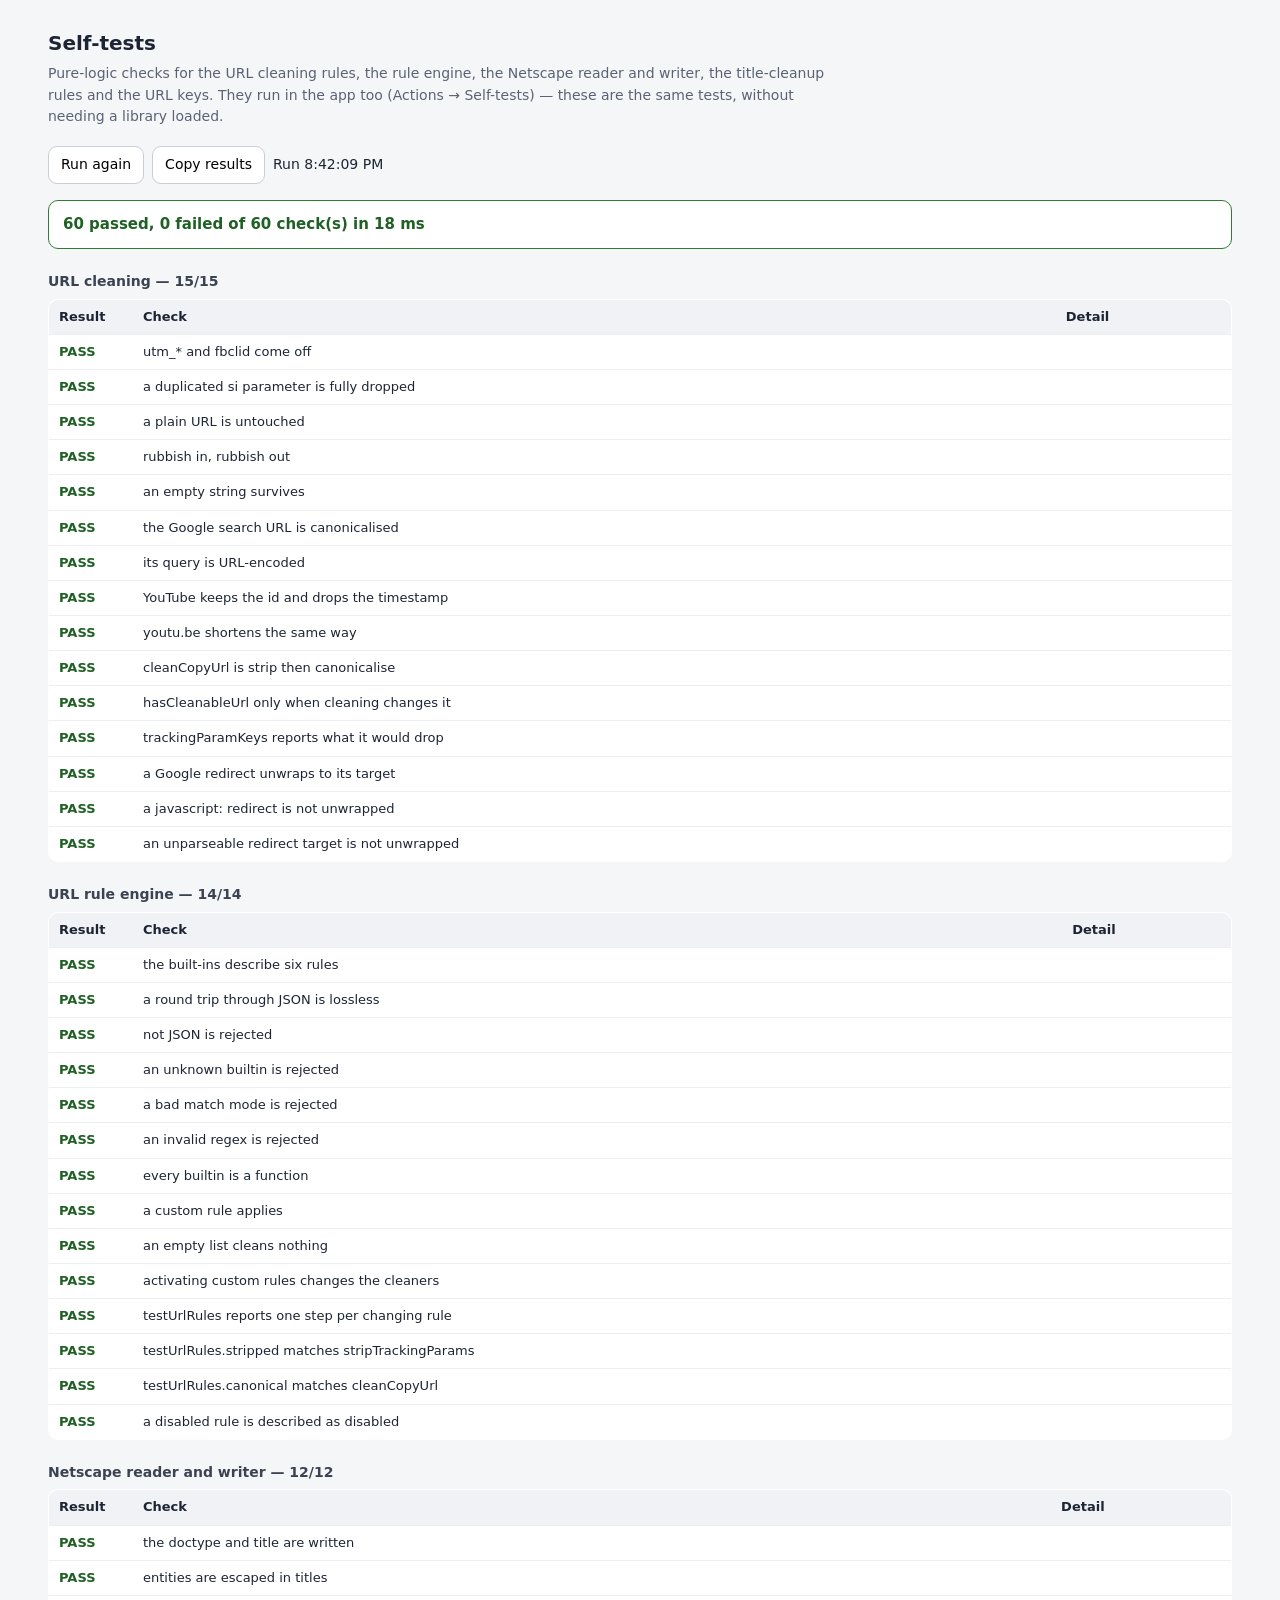
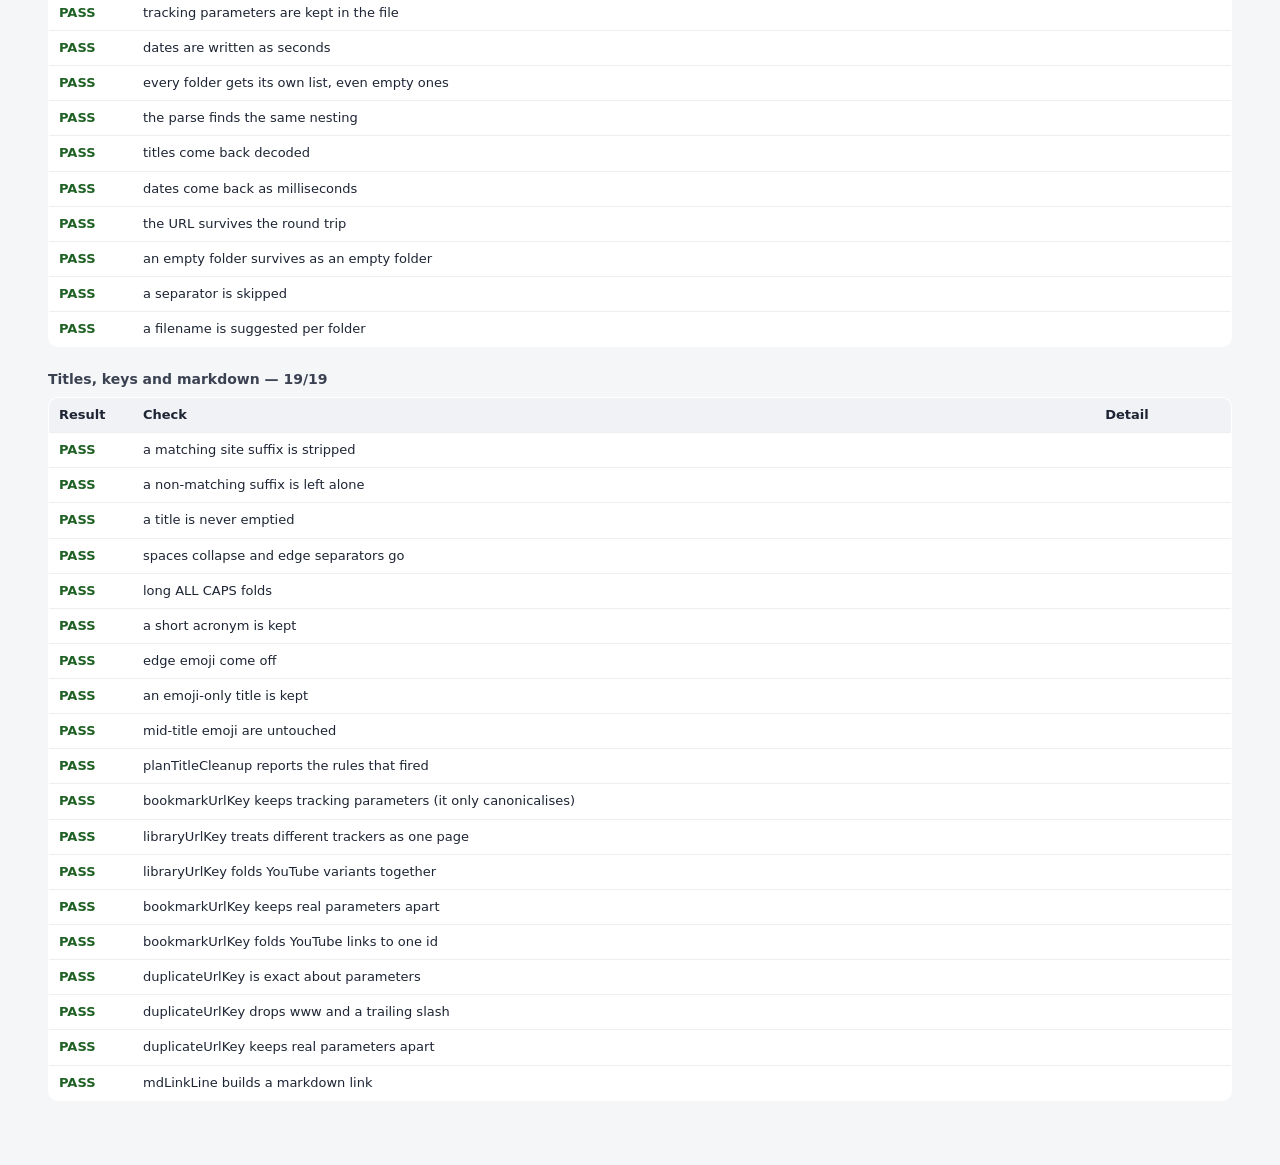
<file: json/self-test.html>
<!DOCTYPE html>
<html lang="en">
<head>
<meta charset="utf-8">
<title>Bookmark Library — self-tests</title>
<style>
    :root { color-scheme: light dark; }
    body { font: 14px/1.55 system-ui, -apple-system, "Segoe UI", sans-serif; margin: 0; padding: 28px clamp(16px, 4vw, 48px) 64px; background: #f5f6f8; color: #1d2433; }
    h1 { font-size: 20px; margin: 0 0 4px; }
    p.lede { color: #5a6274; margin: 0 0 18px; max-width: 90ch; }
    .summary { font-size: 15px; font-weight: 650; padding: 12px 14px; border-radius: 10px; background: #fff; border: 1px solid #dcdfe6; margin-bottom: 14px; }
    .summary.is-bad { border-color: #d9352b; color: #a5211a; }
    .summary.is-good { border-color: #2e7d32; color: #1f6124; }
    table { border-collapse: collapse; width: 100%; background: #fff; border: 1px solid #dcdfe6; border-radius: 10px; overflow: hidden; }
    th, td { text-align: left; padding: 7px 10px; border-bottom: 1px solid #eceef2; font-size: 13px; vertical-align: top; }
    th { background: #f0f2f5; font-weight: 650; }
    tr.is-fail td { background: #fdf3f2; }
    td.mark { width: 64px; font-weight: 700; }
    td.mark.ok { color: #1f6124; }
    td.mark.bad { color: #a5211a; }
    td.mark.skip { color: #7a6a2f; }
    h2 { font-size: 14px; margin: 22px 0 6px; color: #3b4252; }
    code { background: #eceef2; border-radius: 4px; padding: 0 4px; }
    button { font: inherit; padding: 7px 12px; border-radius: 9px; border: 1px solid #c9cdd6; background: #fff; cursor: pointer; }
    .toolbar { display: flex; gap: 8px; align-items: center; margin-bottom: 16px; flex-wrap: wrap; }
</style>
</head>
<body>
<h1>Self-tests</h1>
<p class="lede">Pure-logic checks for the URL cleaning rules, the rule engine, the Netscape reader and writer, the title-cleanup rules and the URL keys. They run in the app too (Actions → Self-tests) — these are the same tests, without needing a library loaded.</p>
<div class="toolbar">
    <button type="button" id="rerun">Run again</button>
    <button type="button" id="copy">Copy results</button>
    <span id="stamp" class="lede"></span>
</div>
<div id="summary" class="summary">Running…</div>
<div id="results"></div>
<script src="js/bookmark-lib.js"></script>
<script src="js/dupe-cleanup.js"></script>
<script src="js/repairs.js"></script>
<script src="js/self-tests.js"></script>
<script src="js/self-test-run.js"></script>
</body>
</html>
</file>
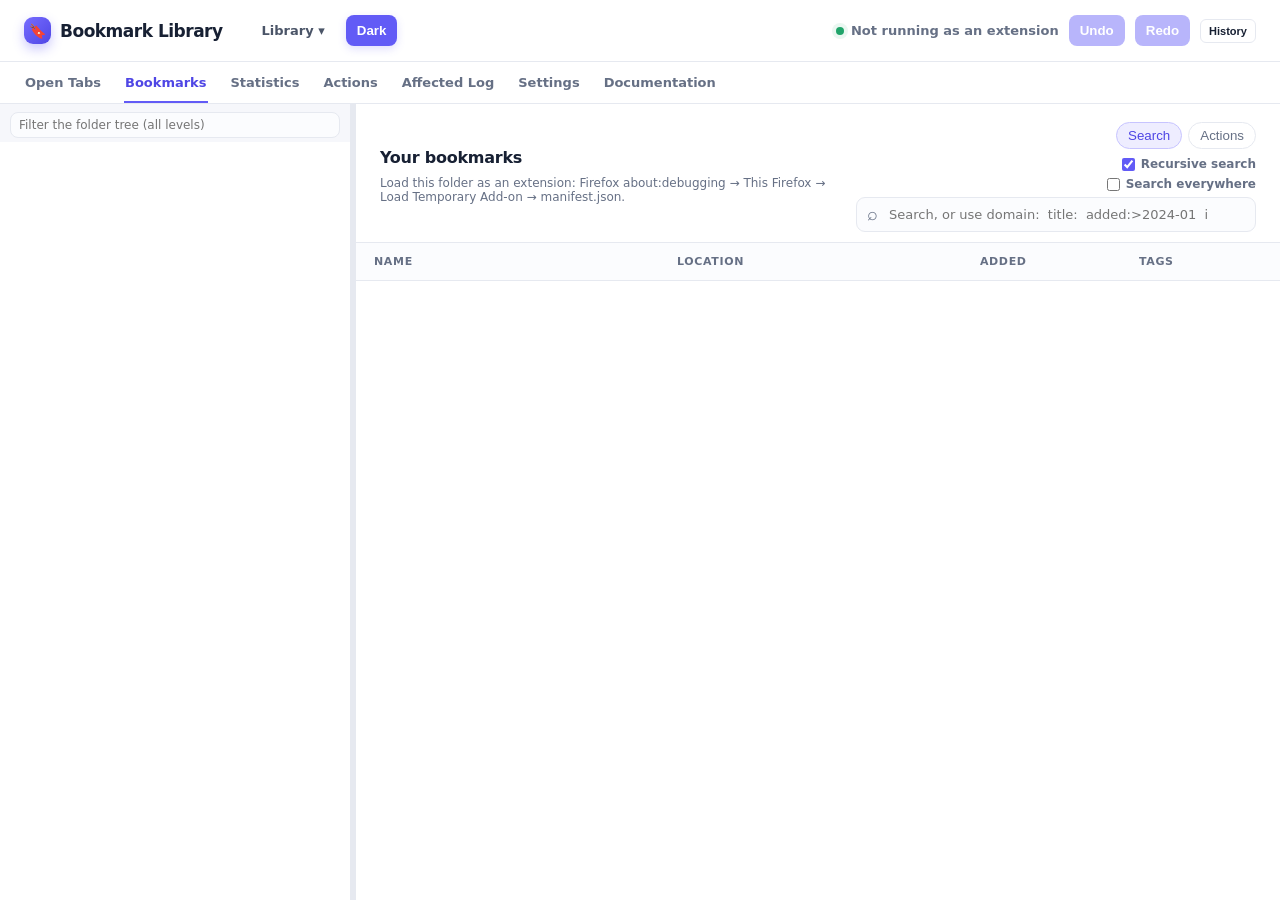
<file: live/bookmark-editor-v1.0.html>
<!DOCTYPE html>
<html lang="en">
<head>
    <meta charset="UTF-8">
    <meta name="viewport" content="width=device-width, initial-scale=1.0">
    <title>Library - Bookmark Editor Suite v1.0</title>
    <link rel="stylesheet" href="bookmark-editor-v1.0.css?v=goal195v1">
</head>
<body>

    <!-- Toolbar -->
    <div class="toolbar">
        <div class="brand"><span class="brand-mark">🔖</span> Bookmark Library</div>
        <div class="toolbar-group dropdown">
            Library <span>▾</span>
            <div class="dropdown-content">
                <div class="menu-group">Live library</div>
                <a href="#" data-call="reloadLiveLibrary">Reload from this browser</a>
                <a href="#" data-call="openLibraryTab">Open in tab</a>
                <a href="#" data-call="reloadAddon">Reload add-on (pick up code changes)</a>
                <div class="dropdown-rule"></div>
                <div class="menu-group">Import and backup</div>
                <a href="#" data-call="exportLibraryAsHtml">Export all bookmarks as HTML...</a>
                <a href="#" data-call="pickHtmlImport">Import bookmarks from HTML...</a>
                <a href="#" data-call="pickJsonMerge">Merge Bookmarks from JSON...</a>
                <label class="dropdown-field">Merge policy
                    <select id="setting-merge-policy" data-call="applyEditorSetting" data-arg="mergePolicy">
                        <option value="skip">Skip URLs already here</option>
                        <option value="prefer-newer">Newer title wins</option>
                        <option value="overwrite">Overwrite titles</option>
                        <option value="keep-both">Keep both copies</option>
                    </select>
                </label>
                <div class="dropdown-rule"></div>
                <div class="menu-group">Settings</div>
                <a href="#" data-call="exportEditorSettings">Export settings as JSON...</a>
                <a href="#" data-call="pickSettingsImport">Import settings from JSON...</a>
                <div class="dropdown-rule"></div>
                <div class="menu-group">Tools</div>
                <a href="#" data-call="openTrashDialog">Recently deleted...</a>
                <a href="#" data-call="openSelfTestPage">Open the self-test page</a>
                <a href="#" data-call="exportStatsCsv">Export stats CSV...</a>
            </div>
        </div>
        <button class="action-btn" type="button" id="theme-toggle" data-call="toggleDarkTheme">Dark</button>
        
        <div class="status-indicator">
            <span class="status-dot" id="status-dot"></span>
            <span id="status-text">Ready (No file loaded)</span>
            <span id="status-live" class="visually-hidden" role="status" aria-live="polite"></span>
        </div>
        <button class="action-btn" type="button" id="undo-last" data-call="undoLastChange" disabled>Undo</button>
        <button class="action-btn" type="button" id="redo-last" data-call="redoLastChange" disabled>Redo</button>
        <button class="ghost-btn" type="button" id="undo-history" data-call="toggleUndoHistory" title="Undo and redo steps from this session">History</button>
    </div>

    <!-- Tabs Navigation -->
    <div id="library-changed-banner" class="library-banner" hidden role="status">
        <span id="library-changed-text"></span>
        <button type="button" class="ghost-btn" data-call="reloadFromLibraryBanner">Reload from this browser</button>
        <button type="button" class="ghost-btn" data-call="dismissLibraryChanged">Dismiss</button>
    </div>
    <div class="tabs-container">
        <button class="tab-btn" type="button" data-view="tabs-view">Open Tabs</button>
        <button class="tab-btn active" type="button" data-view="bookmarks-view">Bookmarks</button>
        <button class="tab-btn" type="button" data-view="stats-view">Statistics</button>
        <button class="tab-btn" type="button" data-view="actions-view">Actions</button>
        <button class="tab-btn" type="button" data-view="affected-view">Affected Log</button>
        <button class="tab-btn" type="button" data-view="settings-view">Settings</button>
        <button class="tab-btn" type="button" data-view="docs-view">Documentation</button>
        <button class="tab-btn tab-shortcut" id="tab-remove-empty" hidden type="button" data-call="showRemoveEmptyFolders" title="Remove every empty folder in the library (opens Actions → Duplicates)">Remove All empty folders</button>
    </div>

    <!-- Main Container views -->
    
    <!-- View 1: Bookmarks Editor -->
    <div id="bookmarks-view" class="view-pane active">
        <!-- Sidebar Tree -->
        <!-- Sidebar Tree (filter above the tree, both inside one column) -->
        <div class="sidebar-column">
    <div class="tree-filter-row">
                        <input id="tree-filter" type="search" placeholder="Filter the folder tree (all levels)" data-call="applyTreeFilter">
                        <button type="button" class="ghost-btn" id="tree-filter-clear" data-call="clearTreeFilter" hidden>Clear</button>
                    </div>
                    <div class="sidebar" id="sidebar"></div>
        </div>
        <div class="library-splitter" id="library-splitter" role="separator" aria-orientation="vertical" aria-label="Resize folder tree" aria-controls="sidebar content" tabindex="0"></div>
        <div class="content" id="content">
            <div class="page-head">
                <div>
                    <div class="folder-heading">
                        <div class="folder-title-row">
                            <h1 id="folder-title">Your bookmarks</h1>
                            <button type="button" id="folder-remove-empty" class="folder-empty-btn" hidden data-call="showRemoveEmptyFoldersInFolder" title="Remove the empty folders inside this folder only">Remove empty folders</button>
                            <button type="button" id="folder-subreddit-toggle" class="subreddit-toggle" hidden aria-expanded="false" aria-controls="folder-subreddits" title="Show subreddit chips">/r</button>
                        </div>
                        <button type="button" id="folder-up" class="folder-up" hidden>Up</button>
                        <div id="folder-subreddits" class="folder-subreddits"></div>
                    </div>
                    <p id="folder-meta">Loading the live bookmark library…</p>
                </div>
                <div class="library-tools">
                    <div class="library-tool-tabs" role="tablist" aria-label="Folder tools">
                        <button type="button" class="library-tool-tab active" data-library-tool="search" data-call="switchLibraryTool" data-arg="search">Search</button>
                        <button type="button" class="library-tool-tab" data-library-tool="actions" data-call="switchLibraryTool" data-arg="actions">Actions</button>
                    </div>
                    <div id="library-tool-search" class="search">
                        <label class="search-recursive"><input id="bookmark-search-recursive" type="checkbox" checked data-call="filterFolderContents"> Recursive search</label>
                        <label class="search-recursive"><input id="bookmark-search-everywhere" type="checkbox" data-call="filterFolderContents"> Search everywhere</label>
                        <button type="button" class="ghost-btn" id="sort-reset" data-call="resetLibrarySort" hidden>Reset sort</button>
                        <button type="button" class="ghost-btn" id="column-reset" data-call="resetColumnWidths" hidden>Reset columns</button>
                        <div class="search-field" id="search-field"><input id="bookmark-search" type="search" placeholder="Search, or use domain:  title:  added:&gt;2024-01  is:tracked"><button type="button" class="search-clear" id="search-clear" data-call="clearSearchFilters" title="Clear the search and all the filters" aria-label="Clear search and filters" hidden>×</button></div>
                        <div id="search-operators" class="operator-panel" hidden role="dialog" aria-label="Search filters"></div>
                    </div>
                    <div id="library-tool-actions" class="library-tool-actions" hidden>
                        <p class="library-tool-help">Uses the current folder search results (including Recursive search when it is on).</p>
                        <button type="button" class="ghost-btn" id="search-send-obsidian" data-call="sendFolderSearchToObsidian" data-arg="keep">Send search results to Obsidian</button>
                        <button type="button" class="ghost-btn" id="search-send-obsidian-delete" data-call="sendFolderSearchToObsidian" data-arg="delete">Send search results to Obsidian and delete</button>
                        <button type="button" class="ghost-btn" id="search-move-into-folder" data-call="openMoveSearchFolderDialog">Move search bookmarks into a folder…</button>
                    </div>
                </div>
            </div>
            <table id="bookmarks-table">
                <thead>
                    <tr>
                        <th id="bookmark-sort-name" class="sort-col" style="width: 34%">Name</th>
                        <th id="bookmark-sort-location" class="sort-col" style="width: 34%">Location</th>
                        <th id="bookmark-sort-added" class="sort-col" style="width: 16%">Added</th>
                        <th style="width: 16%">Tags</th>
                    </tr>
                </thead>
                <tbody id="bookmarks-body"></tbody>
            </table>
            <div id="folder-collect-row" class="folder-collect-row" hidden>
                <span class="status-collect-wrap">
                    <button type="button" id="status-collect-moves" class="status-collect-btn" disabled data-call="runManualMoveToOther" aria-describedby="status-collect-tip">Move bookmarks here</button>
                    <span id="status-collect-tip" class="status-collect-tip" role="tooltip"></span>
                </span>
            </div>
        </div>
    </div>

    <!-- View: Domain statistics -->
    <div id="stats-view" class="view-pane">
        <div class="stats-page">
            <div class="page-head">
                <div>
                    <h1>Link statistics</h1>
                    <p id="stats-meta">Link statistics from the live bookmark library.</p>
                </div>
                <div class="search">
                    <input id="stats-search" type="search" placeholder="Filter the current view" data-call="filterStatistics">
                </div>
            </div>
            <div class="stats-toolbar">
                <label>Sort
                    <select id="stats-sort" data-call="paintStatistics">
                        <option value="count">Most links</option>
                        <option value="rdnn">Reverse domain</option>
                        <option value="recent">Most recently added</option>
                        <option value="oldest">Oldest first added</option>
                        <option value="rate">Fastest recent (day)</option>
                    </select>
                </label>
                <label>Quick-add gap
                    <select id="stats-burst-gap" data-call="rebuildStatistics">
                        <option value="30000">30 seconds</option>
                        <option value="60000">1 minute</option>
                        <option value="120000" selected>2 minutes</option>
                        <option value="300000">5 minutes</option>
                        <option value="900000">15 minutes</option>
                        <option value="3600000">1 hour</option>
                    </select>
                </label>
                <label>Min session size
                    <select id="stats-burst-min" data-call="rebuildStatistics">
                        <option value="2">2</option>
                        <option value="3" selected>3</option>
                        <option value="4">4</option>
                        <option value="5">5</option>
                    </select>
                </label>
                <button class="action-btn" type="button" data-call="rebuildStatistics">Refresh</button>
                <button class="action-btn" type="button" data-call="exportStatsCsv">CSV</button>
            </div>
            <div id="stats-summary" class="stats-summary"></div>
            <div id="stats-body" class="stats-body"></div>
        </div>
    </div>

    <!-- View 2: Actions & Topic Children -->
    <div id="actions-view" class="view-pane">
        <div class="actions-sidebar">
            <button class="child-tab-btn active" type="button" data-child="yt-actions">YouTube</button>
            <button class="child-tab-btn" type="button" data-child="hn-actions">Hacker News</button>
            <button class="child-tab-btn" type="button" data-child="reddit-actions">Reddit</button>
            <button class="child-tab-btn" type="button" data-child="meta-actions">Meta</button>
            <button class="child-tab-btn" type="button" data-child="general-repairs-actions">General repairs</button>
            <button class="child-tab-btn" type="button" data-child="dupe-cleanup-actions">Duplicates</button>
            <button class="child-tab-btn" type="button" data-child="nearby-actions">Nearby Bookmarks</button>
            <button class="child-tab-btn" type="button" data-child="link-check-actions">Link check</button>
            <button class="child-tab-btn" type="button" data-child="script-actions">Script Lab</button>
        </div>
        <div class="actions-content">
            
            <!-- YouTube Topic -->
            <div id="yt-actions" class="child-pane active">
                <h2>YouTube Tools</h2>
                <div class="action-subtext">
                    <strong>Affected patterns:</strong> 
                    <code>youtube.com/watch?v=</code>, <code>m.youtube.com</code>, <code>youtu.be</code>, <code>/embed/</code>. Shorts are excluded.
                </div>

                <!-- Duplicate Links -->
                                    <div class="action-card" id="selftest-card">
                        <div class="action-card-header">
                            <span>Self-tests</span>
                            <div class="action-header-btns">
                                <button class="action-btn" type="button" data-call="runSelfTestsFromCard">Run self-tests</button>
                                <button class="ghost-btn" type="button" data-call="copySelfTestReport">Copy report</button>
                                <button class="ghost-btn" type="button" data-call="openSelfTestPage">Open the page</button>
                            </div>
                        </div>
                        <div class="action-card-body">
                            The pure logic this app relies on: URL cleaning and the rule engine, the Netscape reader and writer, the title-cleanup rules and the three URL keys. No library is needed, nothing is changed, and the same suite runs standalone in <code>self-test.html</code>.
                            <div id="repairs-selftest-results"><p>Run the tests to see every check.</p></div>
                        </div>
                    </div>
                    <div class="action-card" id="results-card">
                        <div class="action-card-header">
                            <span>Results and reports</span>
                            <div class="action-header-btns">
                                <button class="action-btn" type="button" data-call="clearRepairResults">Clear</button>
                            </div>
                        </div>
                        <div class="action-card-body">
                            JSON compares, folder rankings and domain health render here so nothing has to fall back to a pop-up.
                            <div id="repairs-results"><p>Compare a JSON file (Import and Backup → Compare), or run one of the reports on the Statistics tab.</p></div>
                            <div class="rules-buttons">
                                <button type="button" class="ghost-btn" data-call="sendReportToObsidian" data-arg="health">Send health report</button>
                                <button type="button" class="ghost-btn" data-call="sendReportToObsidian" data-arg="folders">Send folder sizes</button>
                                <button type="button" class="ghost-btn" data-call="sendReportToObsidian" data-arg="domains">Send domain health</button>
                                <button type="button" class="ghost-btn" data-call="sendReportToObsidian" data-arg="folder">Send this folder’s report</button>
                            </div>
                        </div>
                    </div>
                    <div class="action-card" id="problems-card">
                        <div class="action-card-header">
                            <span>Validate library</span>
                            <div class="action-header-btns">
                                <button class="action-btn" type="button" data-call="scanLibraryProblems">Scan</button>
                                <button class="action-btn" type="button" data-apply="libproblems" data-apply-label="Fix checked" disabled data-call="applyBulk" data-arg="libproblems">Fix checked</button>
                            </div>
                        </div>
                        <div class="action-card-body">
                            Structural problems the other scans do not cover: bookmarks with no title, bookmarks whose URL is not a page (javascript:, data:, about:), sibling folders sharing a name, and folders whose date is older than their own newest child. Fixes are previewed and applied as one undo step.
                            <div id="repairs-problems-results"><p>Scan to check the library's structure.</p></div>
                        </div>
                    </div>
                    <div class="action-card">
                        <div class="action-card-header">
                            <span>Never opened</span>
                            <div class="action-header-btns">
                                <button class="action-btn" type="button" data-call="scanUnusedBookmarks">Scan</button>
                                <button class="action-btn" type="button" data-apply="unused" data-apply-label="Delete" disabled data-call="applyBulk" data-arg="unused">Delete</button>
                            </div>
                        </div>
                        <div class="action-card-body">
                            Bookmarks the browser has no recorded use for, or whose last use is older than the cut-off. Firefox only reports a last-used date for some bookmarks, so “never recorded” is a hint rather than proof; the delete preview still honours protected folders.
                            <div class="replace-form">
                                <label>Older than
                                    <select id="repairs-unused-months" aria-label="Age cut-off in months">
                                        <option value="3">3 months</option>
                                        <option value="6">6 months</option>
                                        <option value="12" selected>12 months</option>
                                        <option value="24">2 years</option>
                                        <option value="60">5 years</option>
                                    </select>
                                </label>
                            </div>
                            <div id="repairs-unused-results"><p>Scan to list bookmarks with no recorded use.</p></div>
                        </div>
                    </div>
                    <div class="action-card" id="notes-card">
                        <div class="action-card-header">
                            <span>Bookmark notes</span>
                            <div class="action-header-btns">
                                <button class="action-btn" type="button" data-call="scanOrphanNotes">Scan</button>
                                <button class="action-btn" type="button" data-call="deleteAllOrphanNotes">Delete orphans</button>
                            </div>
                        </div>
                        <div class="action-card-body">
                            Notes are kept by the app in this browser and keyed by URL: Firefox's API cannot store descriptions. Editing a URL moves its note along. This scan finds notes whose bookmark is gone.
                            <div id="repairs-orphannotes-results"><p>Scan to list stored notes that no longer match a bookmark.</p></div>
                        </div>
                    </div>
                <div class="action-card">
                    <div class="action-card-header">
                        <span>Duplicate Links (Same ID)</span>
                        <div class="action-header-btns">
                            <button class="action-btn" data-call="runYtDuplicates">Scan Duplicates</button>
                            <button class="action-btn" type="button" data-apply="yt-dupes" data-apply-label="Delete" disabled data-call="applyBulk" data-arg="yt-dupes">Delete</button>
                        </div>
                    </div>
                    <div class="action-card-body" id="yt-dupes-results">
                        <p style="color:#777">Click scan to find duplicates. Every copy except the oldest is checked; Delete removes the checked copies.</p>
                    </div>
                </div>

                <div class="action-card">
                    <div class="action-card-header">
                        <span>Normalize &amp; deduplicate YouTube</span>
                        <div class="action-header-btns">
                            <button class="action-btn" type="button" data-call="scanYouTubeNormalize">Scan</button>
                            <button class="action-btn" type="button" data-apply="yt-normalize" data-apply-label="Clean" disabled data-call="applyBulk" data-arg="yt-normalize">Clean</button>
                        </div>
                    </div>
                    <div class="action-card-body">
                        Converts eligible YouTube video bookmarks to <code>https://www.youtube.com/watch?v=VIDEO_ID</code>, then removes duplicates by video ID. Shorts are left unchanged. The bookmark with the oldest <code>dateAdded</code> is retained; the title comparison ignores a trailing <code> - YouTube</code>. Scan first, then apply.
                        <div id="yt-normalize-results"></div>
                    </div>
                </div>

                <!-- Unsame Titles -->
                <div class="action-card">
                    <div class="action-card-header">
                        <span>Unsame Titles (Same ID, Different Bookmark Title)</span>
                        <button class="action-btn" data-call="runYtUnsameTitles">Scan Unsame Titles</button>
                    </div>
                    <div class="action-card-body" id="yt-unsame-results">
                        <p style="color:#777">Find bookmarks that point to the same video but have differing titles.</p>
                    </div>
                </div>

                <!-- Missing Suffix -->
                <div class="action-card">
                    <div class="action-card-header">
                        <span>Missing " - YouTube" Suffix</span>
                        <div class="action-header-btns">
                            <button class="action-btn" type="button" data-call="scanYtSuffix">Scan</button>
                            <button class="action-btn" type="button" data-apply="yt-suffix" data-apply-label="Append" disabled data-call="applyBulk" data-arg="yt-suffix">Append</button>
                        </div>
                    </div>
                    <div class="action-card-body">
                        Automatically appends " - YouTube" to video bookmarks that don't end with it. Scan first, then apply.
                        <div id="yt-suffix-results"></div>
                    </div>
                </div>

                <div class="action-card">
                    <div class="action-card-header">
                        <span>Malformed watch-page titles</span>
                        <div class="action-header-btns">
                            <button class="action-btn" type="button" data-call="scanMalformedYtTitles">Scan</button>
                            <button class="action-btn" type="button" data-apply="yt-malformed" data-apply-label="Clean" disabled data-call="applyBulk" data-arg="yt-malformed">Clean</button>
                        </div>
                    </div>
                    <div class="action-card-body">
                        <p>Finds titles scraped from the YouTube watch UI: duration, mashed channel, view count, “ago”, Live, Playlist (), Mix (50+), then <code> - YouTube</code>. Edit the cleaned title in the table before Clean.</p>
                        <div id="yt-malformed-results"></div>
                    </div>
                </div>
            </div>

            <!-- Hacker News Topic -->
            <div id="hn-actions" class="child-pane">
                <h2>Hacker News Tools</h2>
                <div class="action-subtext">
                    <strong>Affected patterns:</strong> 
                    <code>hcker.news/?comments=</code>
                </div>
                
                <div class="action-card">
                    <div class="action-card-header">
                        <span>Convert to Native YCombinator URLs</span>
                        <div class="action-header-btns">
                            <button class="action-btn" type="button" data-call="scanHackerNewsLinks">Scan</button>
                            <button class="action-btn" type="button" data-apply="hn" data-apply-label="Convert" disabled data-call="applyBulk" data-arg="hn">Convert</button>
                        </div>
                    </div>
                    <div class="action-card-body">
                        Transforms URLs to <code>news.ycombinator.com/item?id=...</code> and cleans titles. Scan first, then apply.
                        <div id="hn-results"></div>
                    </div>
                </div>
            </div>

            <div id="reddit-actions" class="child-pane">
                <h2>Reddit Tools</h2>
                <div class="action-subtext">
                    Files bookmarks sitting in a <code>Reddit Links</code> folder into child folders named after the subreddit only (<code>news</code>, <code>programming</code> — no slash). Subreddit is read from <code>/r/name</code> in the URL, or from a title like <code>Post title : news</code>.
                </div>
                <div class="action-card">
                    <div class="action-card-header">
                        <span>Sort Reddit Links into subreddit folders</span>
                        <div class="action-header-btns">
                            <button class="action-btn" type="button" data-call="scanRedditSubredditFolders">Scan</button>
                            <button class="action-btn" type="button" data-apply="reddit-v1" data-apply-label="Move" disabled data-call="applyBulk" data-arg="reddit-v1">Move into folders</button>
                        </div>
                    </div>
                    <div class="action-card-body">
                        Only moves items that are not already in a matching <code>subreddit</code> folder (legacy <code>r/…</code> names still count as already filed). Creates missing folders under <code>Reddit Links</code>. Items without a detectable subreddit are left in place.
                        <div id="reddit-file-results">
                            <p>Scan to preview how many bookmarks would move.</p>
                        </div>
                    </div>
                </div>
                <div class="action-card">
                    <div class="action-card-header">
                        <span>Sort Reddit Links into subreddit folders v2 (experimental)</span>
                        <div class="action-header-btns">
                            <button class="action-btn" type="button" data-call="scanRedditToolbarFolders">Scan</button>
                            <button class="action-btn" type="button" data-apply="reddit-v2" data-apply-label="Move" disabled data-call="applyBulk" data-arg="reddit-v2">Move into folders</button>
                        </div>
                    </div>
                    <div class="action-card-body">
                        Reads top-level <code>Bookmarks Toolbar</code> folders named <code>description - sub1 sub2 …</code>. Each space-separated name is a subreddit. <strong>First</strong> files loose matching bookmarks under <code>Other Bookmarks → Reddit Links</code> into a subreddit-named folder there (creates the folder only if missing). <strong>Then</strong> nests that original subreddit folder under the matching toolbar group (a folder move, so it leaves Reddit Links). Bookmarks stay inside the subreddit folder — they are not flattened into the group. If the group already has that folder, bookmarks are merged into it and the empty source is removed only after. <strong>Finally</strong> sorts leftover folders under Reddit Links A→Z (case-insensitive); remaining loose links keep their order after the folders. Unlisted subreddits stay in Reddit Links. If a name appears in two categories, the first toolbar folder wins.
                        <div id="reddit-file-v2-results">
                            <p>Scan v2 to preview toolbar categories and Reddit Links moves.</p>
                        </div>
                    </div>
                </div>
                <div class="action-card">
                    <div class="action-card-header">
                        <span>Same post, different comment chains</span>
                        <div class="action-header-btns">
                            <button class="action-btn" type="button" data-call="scanRedditCommentChains">Scan</button>
                            <button class="action-btn" type="button" data-apply="comment-keep" data-apply-label="Keep oldest" disabled data-call="applyBulk" data-arg="comment-keep">Keep oldest</button>
                        </div>
                    </div>
                    <div class="action-card-body">
                        Finds Reddit bookmarks that share a post id but different comment permalinks. Apply keeps the oldest (post-only wins ties) and removes the extras.
                        <div id="reddit-comment-results">
                            <p>Scan to list posts that have more than one comment chain.</p>
                        </div>
                    </div>
                </div>
            </div>

            <div id="meta-actions" class="child-pane">
                <h2>Meta Tools</h2>
                <div class="action-subtext">
                    <strong>Affected patterns:</strong>
                    <code>facebook.com</code>, <code>m.facebook.com</code>, <code>fb.com</code>, <code>fb.watch</code>,
                    <code>instagram.com</code>, <code>instagr.am</code>.
                </div>
                <div class="action-card">
                    <div class="action-card-header">
                        <span>Notification count in title</span>
                        <div class="action-header-btns">
                            <button class="action-btn" type="button" data-call="scanMetaNotificationTitles">Scan</button>
                            <button class="action-btn" type="button" data-apply="meta-notif" data-apply-label="Clean" disabled data-call="applyBulk" data-arg="meta-notif">Clean</button>
                        </div>
                    </div>
                    <div class="action-card-body">
                        Strips a leading unread-count prefix from Facebook and Instagram bookmark titles. Examples: <code>(20+) Video | Facebook</code> → <code>Video | Facebook</code>, <code>(14) Entrepreneurs for Nepal | Facebook</code> → <code>Entrepreneurs for Nepal | Facebook</code>, <code>(3) Instagram</code> → <code>Instagram</code>. Scan first, then apply.
                        <div id="meta-notif-results"></div>
                    </div>
                </div>
            </div>

            <div id="general-repairs-actions" class="child-pane">
                <h2>General repairs</h2>
                <div class="action-subtext">
                    Repairs the <strong>live</strong> bookmark library (titles, URLs, moves, deletes). The WebExtensions API cannot write <code>dateAdded</code> / <code>lastModified</code>, so Unix-second date repair is scan-only here.
                </div>
                <div class="action-card">
                    <div class="action-card-header">
                        <span>Replace Unix-second dateAdded with lastModified</span>
                        <div class="action-header-btns">
                            <button class="action-btn" type="button" data-call="scanEpochDates">Scan</button>
                            <button class="action-btn" type="button" data-apply="epoch" data-apply-label="Repair" disabled data-call="applyBulk" data-arg="epoch">Repair</button>
                        </div>
                    </div>
                    <div class="action-card-body">
                        Treats missing, zero, <code>NaN</code>, Netscape Unix-second <code>ADD_DATE</code> (raw value &lt; 1e11, e.g. <code>2011000000</code>), and dates before 2 Jan 1970 as broken. Repair copies a valid <code>lastModified</code> onto <code>dateAdded</code> (does not keep the Unix-second wall-clock).                         If <code>lastModified</code> is missing or also malformed, copies <code>dateLastUsed</code> when valid, otherwise sets now.
                        <div id="repairs-epoch-results"><p>Scan to preview dateAdded before and after.</p></div>
                    </div>
                </div>
                <div class="action-card">
                    <div class="action-card-header">
                        <span>Short-link expander (offline)</span>
                        <div class="action-header-btns">
                            <button class="action-btn" type="button" data-call="scanShortLinks">Scan</button>
                            <button class="action-btn" type="button" data-apply="short" data-apply-label="Expand" disabled data-call="applyBulk" data-arg="short">Expand</button>
                        </div>
                    </div>
                    <div class="action-card-body">
                        Rewrites <code>youtu.be</code>, YouTube embed/mobile, <code>redd.it</code>, and <code>*.m.wikipedia.org</code> to canonical hosts with no network. <code>t.co</code> and <code>amzn.to</code> cannot be expanded offline and are listed only.
                        <div id="repairs-short-results"><p>Scan to preview each URL before and after.</p></div>
                    </div>
                </div>
                <div class="action-card">
                    <div class="action-card-header">
                        <span>Tracking-parameter stripper</span>
                        <div class="action-header-btns">
                            <button class="action-btn" type="button" data-call="scanTrackingParams">Scan</button>
                            <button class="action-btn" type="button" data-apply="tracking" data-apply-label="Strip" disabled data-call="applyBulk" data-arg="tracking">Strip</button>
                        </div>
                    </div>
                    <div class="action-card-body">
                        Drops <code>utm_*</code>, <code>fbclid</code>, <code>gclid</code>, YouTube <code>si=</code>, and similar trackers. Scan lists every parameter that would be removed.
                        <div id="repairs-tracking-results"><p>Scan to preview each URL and the parameters that would be stripped.</p></div>
                    </div>
                </div>

                                    <div class="action-card">
                        <div class="action-card-header">
                            <span>Title cleanup</span>
                            <div class="action-header-btns">
                                <button class="action-btn" type="button" data-call="scanTitleCleanup">Scan</button>
                                <button class="action-btn" type="button" data-apply="title-cleanup" data-apply-label="Clean" disabled data-call="applyBulk" data-arg="title-cleanup">Clean</button>
                            </div>
                        </div>
                        <div class="action-card-body">
                            Site suffixes are stripped only when the text after the separator names that link's own host or parent domain; whitespace collapses and edge separators come off; ALL CAPS longer than 12 characters folds to sentence case; emoji runs come off only at the very start or end, never down to an empty title.
                            <div class="replace-form">
                                <label class="replace-case"><input type="checkbox" id="repairs-title-suffix" data-call="scanTitleCleanup" checked> Strip " &lt;sep&gt; Site" suffix</label>
                                <label class="replace-case"><input type="checkbox" id="repairs-title-space" data-call="scanTitleCleanup" checked> Whitespace and separators</label>
                                <label class="replace-case"><input type="checkbox" id="repairs-title-caps" data-call="scanTitleCleanup" checked> ALL CAPS to sentence case</label>
                                <label class="replace-case"><input type="checkbox" id="repairs-title-emoji" data-call="scanTitleCleanup" checked> Edge emoji</label>
                            </div>
                            <div id="repairs-title-results"><p>Scan to preview each title before and after.</p></div>
                        </div>
                    </div>
                    <div class="action-card">
                        <div class="action-card-header">
                            <span>Broken links by domain</span>
                            <div class="action-header-btns">
                                <button class="action-btn" type="button" data-call="scanDeadDomains">Scan</button>
                                <button class="action-btn" type="button" data-apply="deaddomain" data-apply-label="Delete" disabled data-call="applyBulk" data-arg="deaddomain">Delete</button>
                            </div>
                        </div>
                        <div class="action-card-body">
                            Groups the broken title/URL scan and the dead rows of a finished Link check by parent domain. One checkbox per broken link plus an “all N” toggle per domain; a link that was never checked is never counted. Delete opens the shared delete preview, so protected folders are honoured.
                            <div id="repairs-deaddomain-results"><p>Scan to group broken links by domain.</p></div>
                        </div>
                    </div>
                <div class="action-card">
                    <div class="action-card-header">
                        <span>Find and replace</span>
                        <div class="action-header-btns">
                            <button class="action-btn" type="button" data-call="scanFindReplace">Scan</button>
                            <button class="action-btn" type="button" data-apply="replace" data-apply-label="Replace" disabled data-call="applyBulk" data-arg="replace">Replace</button>
                        </div>
                    </div>
                    <div class="action-card-body">
                        A regular expression over titles, URLs, or both, in the selection, the open folder, or the whole library. Scan previews every before/after pair; Replace applies to the checked rows as one undoable step.
                        <div class="replace-form">
                            <label>Find <input type="text" id="repairs-find" placeholder="e.g. \\(\\d+\\)\\s*$" spellcheck="false"></label>
                            <label>Replace with <input type="text" id="repairs-replace-with" placeholder="e.g. (removed)" spellcheck="false"></label>
                            <label>Scope
                                <select id="repairs-replace-scope">
                                    <option value="library">Whole library</option>
                                    <option value="folder">Open folder</option>
                                    <option value="selection">Selection</option>
                                </select>
                            </label>
                            <label>Fields
                                <select id="repairs-replace-fields">
                                    <option value="title">Titles</option>
                                    <option value="url">URLs</option>
                                    <option value="both">Titles and URLs</option>
                                </select>
                            </label>
                            <label class="replace-case"><input type="checkbox" id="repairs-replace-case"> Match case</label>
                        </div>
                        <div id="repairs-replace-results"><p>Scan to preview every entry the pattern matches.</p></div>
                    </div>
                </div>

                                    <div class="action-card">
                        <div class="action-card-header">
                            <span>Bulk edit titles</span>
                            <div class="action-header-btns">
                                <button class="action-btn" type="button" data-call="scanBulkEditTemplate">Scan</button>
                                <button class="action-btn" type="button" data-apply="bulkedit" data-apply-label="Rename" disabled data-call="applyBulk" data-arg="bulkedit">Rename</button>
                            </div>
                        </div>
                        <div class="action-card-body">
                            Rebuild titles from a template instead of a find-and-replace. Tokens: <code>{title}</code> <code>{url}</code> <code>{domain}</code> <code>{folder}</code> <code>{date}</code> <code>{n}</code> (1, 2, 3…) and <code>{nn}</code> (01, 02…). Previewed, then applied as one undo step.
                            <div class="replace-form">
                                <label>Template <input type="text" id="repairs-bulkedit-template" placeholder="{title} — {domain}" spellcheck="false"></label>
                                <label>Scope
                                    <select id="repairs-bulkedit-scope">
                                        <option value="folder">Open folder</option>
                                        <option value="selection">Selection</option>
                                        <option value="library">Whole library</option>
                                    </select>
                                </label>
                            </div>
                            <div id="repairs-bulkedit-results"><p>Scan to preview every title the template would change.</p></div>
                        </div>
                    </div>
                <div class="action-card">
                    <div class="action-card-header">
                        <span>Same title and domain</span>
                        <div class="action-header-btns">
                            <button class="action-btn" type="button" data-call="scanSameTitleDomain">Scan</button>
                            <button class="action-btn" type="button" data-apply="sametitle" data-apply-label="Delete copies" disabled data-call="applyBulk" data-arg="sametitle">Delete copies</button>
                        </div>
                    </div>
                    <div class="action-card-body">
                        Finds bookmarks whose title and parent domain match but whose URLs differ, which catches the same page saved with different tracking parameters or query strings. The first copy of each group is kept; check the extras to delete them.
                        <div id="repairs-sametitle-results"><p>Scan to group bookmarks that look like the same page.</p></div>
                    </div>
                </div>
                <div class="action-card">
                    <div class="action-card-header">
                        <span>Library health</span>
                        <div class="action-header-btns">
                            <button class="action-btn" type="button" data-call="scanLibraryHealth">Scan</button>
                            <button class="action-btn" type="button" data-call="applyHealthFixes" id="repairs-health-fix" disabled>Fix safe ones</button>
                        </div>
                    </div>
                    <div class="action-card-body">
                        Every scan in one table with its count, so you can see what needs attention and jump straight to it. <strong>Fix safe ones</strong> strips tracking parameters and removes empty folders in one undoable step; everything else stays manual.
                        <div id="repairs-health-results"><p>Scan to count what is wrong across the library.</p></div>
                    </div>
                </div>

                <div class="action-card">
                    <div class="action-card-header">
                        <span>Merge duplicate sibling folders</span>
                        <div class="action-header-btns">
                            <button class="action-btn" type="button" data-call="scanDuplicateFolders">Scan</button>
                            <button class="action-btn" type="button" data-apply="dup-folders" data-apply-label="Merge" disabled data-call="applyBulk" data-arg="dup-folders">Merge</button>
                        </div>
                    </div>
                    <div class="action-card-body">
                        Merges two folders with the same name under one parent (including <code>news</code> vs <code>r/news</code>). Children move into the older folder. Scan first, then apply.
                        <div id="repairs-dup-folders-results"><p>Scan to preview which folder is kept and which is merged away.</p></div>
                    </div>
                </div>
                <div class="action-card">
                    <div class="action-card-header">
                        <span>Same path, different query</span>
                        <div class="action-header-btns">
                            <button class="action-btn" type="button" data-call="scanCanonicalDupes">Scan</button>
                            <button class="action-btn" type="button" data-apply="canon-dupes" data-apply-label="Keep oldest" disabled data-call="applyBulk" data-arg="canon-dupes">Keep oldest</button>
                        </div>
                    </div>
                    <div class="action-card-body">
                        Groups bookmarks by host + path (AMP segments ignored). If the query strings differ, keeps the oldest and removes the rest.
                        <div id="repairs-canon-results"><p>Scan to preview each extra bookmark and the URL that would be kept.</p></div>
                    </div>
                </div>
                <div class="action-card">
                    <div class="action-card-header">
                        <span>AMP paths and old.reddit.com</span>
                        <div class="action-header-btns">
                            <button class="action-btn" type="button" data-call="scanAmpHosts">Scan</button>
                            <button class="action-btn" type="button" data-apply="amp-host" data-apply-label="Rewrite" disabled data-call="applyBulk" data-arg="amp-host">Rewrite</button>
                        </div>
                    </div>
                    <div class="action-card-body">
                        Strips <code>/amp</code> from paths and rewrites <code>old.reddit.com</code> / <code>m.reddit.com</code> / <code>np.reddit.com</code> to <code>www.reddit.com</code>.
                        <div id="repairs-amp-results"><p>Scan to preview each URL before and after.</p></div>
                    </div>
                </div>
                <div class="action-card">
                    <div class="action-card-header">
                        <span>HTML-entity titles</span>
                        <div class="action-header-btns">
                            <button class="action-btn" type="button" data-call="scanEntityTitles">Scan</button>
                            <button class="action-btn" type="button" data-apply="entities" data-apply-label="Decode" disabled data-call="applyBulk" data-arg="entities">Decode</button>
                        </div>
                    </div>
                    <div class="action-card-body">
                        Decodes <code>&amp;amp;</code>, <code>&amp;quot;</code>, and numeric entities in titles.
                        <div id="repairs-entities-results"><p>Scan to preview each title before and after.</p></div>
                    </div>
                </div>
                <div class="action-card">
                    <div class="action-card-header">
                        <span>Broken titles, URLs, and unparseable links</span>
                        <div class="action-header-btns">
                            <button class="action-btn" type="button" data-call="scanBrokenLinks">Scan</button>
                            <button class="action-btn" type="button" data-apply="broken" data-apply-label="Delete" disabled data-call="applyBulk" data-arg="broken">Delete</button>
                        </div>
                    </div>
                    <div class="action-card-body">
                        Lists bookmarks whose title or URL contains <code>broken</code>, empty hrefs, and values that fail <code>new URL()</code>. Bookmark rows are checked; Delete removes the checked ones. Folders are listed only; edit them from the Bookmarks tab.
                        <div id="repairs-broken-results"><p>Scan to list broken titles and URLs.</p></div>
                    </div>
                </div>
            </div>

            <div id="dupe-cleanup-actions" class="child-pane">
                <h2>Duplicates</h2>
                <div class="action-subtext">
                    Groups bookmarks that share a URL. Mark copies, then remove the selection. The folder path opens that folder in Bookmarks. The eye shows that bookmark; the folder mark/unmark button selects every duplicate in that folder across all groups. The trash on a URL group marks every copy except the oldest. <strong>Select newest in same folder</strong> checks only the newer copy when two or more copies of a URL sit in one folder, and leaves the oldest unchecked. <strong>Select outer nested copies</strong> checks a copy when the same URL is also saved somewhere inside one of that folder’s subfolders, so only the most deeply nested copy stays unchecked. Use <strong>Remove all selected</strong> to delete what is checked (disabled until at least one copy is checked).
                </div>
                <div class="dupe-toolbar">
                    <button class="action-btn" type="button" data-call="scanDuplicateBookmarks">Find duplicate bookmarks</button>
                    <button class="action-btn" type="button" id="dupe-remove-empty" data-call="removeEmptyFoldersCleanup">Remove empty folders</button>
                    <button class="action-btn" type="button" data-call="mergeDuplicateFoldersCleanup">Merge duplicate folders</button>
                    <button class="action-btn" type="button" data-call="markNewestSameFolderDupes">Select newest in same folder</button>
                    <button class="action-btn" type="button" data-call="markOuterNestedDupes">Select outer nested copies</button>
                </div>
                <div id="dupe-cleanup-note"></div>
                <div id="dupe-cleanup-results">
                    <p>Find duplicate bookmarks to list groups.</p>
                </div>
            </div>

            <div id="nearby-actions" class="child-pane">
                <h2>Nearby Bookmarks</h2>
                <div class="action-subtext">100 bookmarks before and 100 after the chosen bookmark, ordered by <code>dateAdded</code>. Search bookmarks are marked so a gap in a search chain is easier to see.</div>
                <div id="nearby-results"><p>Right-click a bookmark and choose Nearby bookmarks.</p></div>
            </div>

            <div id="link-check-actions" class="child-pane">
                <h2>Link check</h2>
                <div class="action-subtext">
                    Fetches each <code>http(s)</code> bookmark (6 at a time, 12s timeout). Live add-on only. Scope:
                    <select id="link-check-scope">
                        <option value="folder">Open folder and subfolders</option>
                        <option value="library">Whole library</option>
                    </select>
                    <button class="action-btn" type="button" data-call="stopLinkCheck">Stop</button>
                </div>
                <div class="action-card">
                    <div class="action-card-header">
                        <span>Dead links</span>
                        <div class="action-header-btns">
                            <button class="action-btn" type="button" data-call="checkDeadLinks">Check</button>
                            <button class="action-btn" type="button" id="link-check-delete" disabled data-call="deleteDeadLinks">Delete selected</button>
                        </div>
                    </div>
                    <div class="action-card-body">
                        Dead means 404/410, no response, or timed out. Other HTTP errors are listed unchecked.
                        <div id="link-check-results"><p>Check to list dead links.</p></div>
                    </div>
                </div>
                <div class="action-card">
                    <div class="action-card-header">
                        <span>URL-only titles</span>
                        <div class="action-header-btns">
                            <button class="action-btn" type="button" data-call="fetchUrlTitles">Fetch titles</button>
                            <button class="action-btn" type="button" data-apply="url-titles" data-apply-label="Rename" disabled data-call="applyBulk" data-arg="url-titles">Rename</button>
                        </div>
                    </div>
                    <div class="action-card-body">
                        Bookmarks whose title is empty or the URL get the page’s <code>&lt;title&gt;</code> (YouTube via oEmbed).
                        <div id="url-title-results"><p>Fetch titles to preview each rename.</p></div>
                    </div>
                </div>
            </div>

            <div id="script-actions" class="child-pane">
                <h2>Script Lab</h2>
                <div class="action-subtext">Run a custom JavaScript transformation against the loaded bookmark tree.</div>
                <div class="action-card">
                    <div class="action-card-header"><span>Custom bookmark script</span><button class="action-btn" data-call="runBookmarkScript">Run script</button></div>
                    <div class="action-card-body">
                        <p class="script-help">Your script receives <code>bookmarks</code> (the full root object) and <code>api</code>. Use <code>api.walk((node, parent) =&gt; { ... })</code> to visit each item, <code>api.log(type, title, details)</code> for the affected log, and <code>api.selectedFolder()</code> for the current folder. Changes remain unsaved until you export.</p>
                        <textarea id="bookmark-script" class="script-editor" spellcheck="false" placeholder="// Example: count bookmarks&#10;let count = 0;&#10;api.walk(node => { if (node.uri) count++; });&#10;return count;"></textarea>
                        <div id="script-output" class="script-output" role="status"></div>
                    </div>
                </div>
                <div class="script-examples">
                    <button type="button" class="ghost-btn" data-call="loadScriptExample" data-arg="count">Count links</button>
                    <button type="button" class="ghost-btn" data-call="loadScriptExample" data-arg="folder">Titles in this folder</button>
                    <button type="button" class="ghost-btn" data-call="loadScriptExample" data-arg="missing">Bookmarks missing a URL</button>
                </div>
            </div>

        </div>
    </div>

    <!-- View 3: Affected Links Log -->
    <div id="tabs-view" class="view-pane open-tabs-view">
        <div class="page-head">
            <div>
                <h1>Open Tabs</h1>
                <p id="open-tabs-meta">Every browser window and its tabs.</p>
            </div>
                            <div class="open-tabs-tools">
                    <span class="open-tabs-group" role="group" aria-label="Filter the list">
                        <input id="open-tabs-filter" type="search" placeholder="Filter title or URL" data-call="filterOpenTabs">
                    </span>
                    <span class="open-tabs-group" role="group" aria-label="How the list is drawn">
                        <span class="open-tabs-group-label" aria-hidden="true">View</span>
                        <button type="button" class="ghost-btn" id="open-tabs-collapse-all" data-call="toggleAllOpenTabsWindows" title="Collapse every window to its header, or expand them all again">Collapse all</button>
                        <button type="button" class="ghost-btn" id="open-tabs-condensed" data-call="toggleOpenTabsCondensed" aria-pressed="false" title="One line per tab; the opened and viewed times move into the tooltip">Condensed view</button>
                        <button type="button" class="ghost-btn" id="open-tabs-chain-groups" data-call="toggleOpenTabsChainGroups" aria-pressed="false" title="Show each search chain (a search tab and what it opened within 2 minutes) as a subgroup of its window. Display only: the real tab order does not change.">Group chains</button>
                    </span>
                    <span class="open-tabs-group" role="group" aria-label="Change the browser's tabs and windows">
                        <span class="open-tabs-group-label" aria-hidden="true">Tabs</span>
                        <button type="button" class="ghost-btn" id="open-tabs-merge" data-call="mergeOpenTabsWindows" title="Move every tab from every other window into this one, then close those windows">Merge windows</button>
                        <button type="button" class="ghost-btn" id="open-tabs-close-dupes" data-call="closeDuplicateOpenTabs" title="Close every tab whose URL is already open earlier in the same window">Close duplicate tabs</button>
                    </span>
                    <span class="open-tabs-group" role="group" aria-label="Read and save">
                        <span class="open-tabs-group-label" aria-hidden="true">Library</span>
                        <button type="button" class="ghost-btn" data-call="refreshOpenTabsWithLibrary" title="Read the browser's windows and tabs again">Refresh</button>
                        <span class="open-window-save">
                            <button type="button" class="action-btn" title="Save every window except the Bookmark Library window into its own subfolder of Other Bookmarks / Opened Tabs">Bookmark all windows ▾</button>
                            <span class="open-window-menu" role="menu">
                                <button type="button" class="context-menu-item" role="menuitem" data-call="bookmarkAllOpenWindows" data-arg="close">Bookmark and Close</button>
                                <button type="button" class="context-menu-item" role="menuitem" data-call="bookmarkAllOpenWindows" data-arg="keep">Bookmark Only</button>
                            </span>
                        </span>
                    </span>
                </div>
            </div>
<div id="open-tabs-note" class="open-tabs-note" hidden></div>
        <div id="open-tabs-body" class="open-tabs-body"></div>
    </div>

    <div id="affected-view" class="view-pane affected-view">
        <div class="page-head">
            <div>
                <h1>Affected Links Log</h1>
                <p id="affected-log-meta">Events are kept for 7 days. Newest first.</p>
            </div>
            <div class="log-tools">
                <select id="affected-filter-type" data-call="renderAffectedLog" title="Filter by type">
                    <option value="">All types</option>
                </select>
                <select id="affected-filter-source" data-call="renderAffectedLog" title="Filter by source">
                    <option value="">All sources</option>
                </select>
                <input type="search" id="affected-filter-text" data-call="renderAffectedLog" placeholder="Filter text" title="Filter by title, folder, URL, or details">
                <button type="button" class="ghost-btn" data-call="exportAffectedLogCsv">Export CSV</button>
                <button type="button" class="ghost-btn" data-call="exportAffectedLogJson">Export JSON</button>
                <button type="button" class="ghost-btn" data-call="clearAffectedLog">Clear log</button>
            </div>
        </div>
        <div class="affected-table-wrap">
            <table class="excel-table" id="affected-log-table">
                <thead>
                    <tr>
                        <th class="row-num">#</th>
                        <th>When</th>
                        <th class="log-type">Type</th>
                        <th>Title</th>
                        <th>Folder</th>
                        <th>URL</th>
                        <th>Change details</th>
                    </tr>
                </thead>
                <tbody id="affected-log-body"></tbody>
            </table>
        </div>
    </div>

    <div id="settings-view" class="view-pane settings-view">
        <div class="page-head">
            <div>
                <h1>Settings</h1>
                <p>Saved in this browser. The JSON app and the extension each keep their own copy.</p>
            </div>
        </div>
        <form class="settings-form">
            <label class="settings-section">Weekly library tidy <span class="settings-hint">Live add-on only</span>
                <span class="search-recursive"><input type="checkbox" id="setting-tidy-enabled" data-call="applyTidySettings"> Run it on a schedule</span>
            </label>
            <label>Weekday
                <select id="setting-tidy-weekday" data-call="applyTidySettings">
                    <option value="0">Sunday</option><option value="1">Monday</option><option value="2">Tuesday</option><option value="3">Wednesday</option>
                    <option value="4">Thursday</option><option value="5">Friday</option><option value="6">Saturday</option>
                </select>
            </label>
            <label>Hour (0–23)
                <input type="number" id="setting-tidy-hour" min="0" max="23" step="1" data-call="applyTidySettings">
            </label>
                        <div class="settings-section">Search syntax
                <span class="settings-hint">Optional: turn every operator off and the box searches for exact text</span>
            </div>
            <div class="settings-search-syntax">
                <label class="operator-choice"><input type="checkbox" id="setting-search-operators" data-call="applySearchSyntaxSettings"> Use search operators (domain:, has:, -word, /regex/)</label>
                  <label class="operator-choice"><input type="checkbox" id="setting-search-whole-words" data-call="applySearchSyntaxSettings"> Whole words only</label>
                  <label class="operator-choice"><input type="checkbox" id="setting-search-case" data-call="applySearchSyntaxSettings"> Case sensitive</label>
                  <label class="operator-choice"><input type="checkbox" id="setting-search-exhaustive" data-call="applySearchSyntaxSettings"> Exhaustive search (slow, quadratic)</label>
                <p class="settings-note" id="search-syntax-note"></p>
                <p class="settings-note" id="search-exhaustive-note"></p>
                <div class="operator-family-grid">
                    <label class="operator-choice"><input type="checkbox" id="setting-search-family-domain" data-call="applySearchSyntaxSettings"> <code>domain:example.com</code></label>
                    <label class="operator-choice"><input type="checkbox" id="setting-search-family-folder" data-call="applySearchSyntaxSettings"> <code>folder:Cats</code></label>
                    <label class="operator-choice"><input type="checkbox" id="setting-search-family-title" data-call="applySearchSyntaxSettings"> <code>title:postgres</code></label>
                      <label class="operator-choice"><input type="checkbox" id="setting-search-family-tag" data-call="applySearchSyntaxSettings"> <code>tag:recipe</code></label>
                      <label class="operator-choice"><input type="checkbox" id="setting-search-family-type" data-call="applySearchSyntaxSettings"> <code>type:pdf / type:image</code></label>
                    <label class="operator-choice"><input type="checkbox" id="setting-search-family-url" data-call="applySearchSyntaxSettings"> <code>url:docs</code></label>
                    <label class="operator-choice"><input type="checkbox" id="setting-search-family-added" data-call="applySearchSyntaxSettings"> <code>added:&gt;2024-01</code></label>
                    <label class="operator-choice"><input type="checkbox" id="setting-search-family-has" data-call="applySearchSyntaxSettings"> <code>has:note / has:dupe</code></label>
                    <label class="operator-choice"><input type="checkbox" id="setting-search-family-is" data-call="applySearchSyntaxSettings"> <code>is:tracked / is:untitled</code></label>
                    <label class="operator-choice"><input type="checkbox" id="setting-search-family-exclude" data-call="applySearchSyntaxSettings"> <code>-word (exclude)</code></label>
                    <label class="operator-choice"><input type="checkbox" id="setting-search-family-regex" data-call="applySearchSyntaxSettings"> <code>/pattern/ regex</code></label>
                </div>
            </div>
            <div class="settings-section">URL cleaning rules</div>
            <div class="settings-rules">
                <p class="settings-note">These rules drive every clean copy, the Obsidian sends and the background tidy: the parameter rules run first, then the built-in canonicalisers (YouTube, Google redirects, Google search).  <span id="url-rules-note"></span></p>
                <ol id="url-rules-active" class="rules-list"></ol>
                <textarea id="url-rules-json" rows="12" spellcheck="false" aria-label="URL rules as JSON"></textarea>
                <div class="rules-buttons">
                    <button type="button" class="action-btn" data-call="saveUrlRulesFromEditor">Save rules</button>
                    <button type="button" class="ghost-btn" data-call="activeUrlRulesJson">Load current</button>
                    <button type="button" class="ghost-btn" data-call="resetUrlRulesFromEditor">Reset to built-ins</button>
                    <button type="button" class="ghost-btn" data-call="exportUrlRules">Export JSON</button>
                    <button type="button" class="ghost-btn" data-call="pickUrlRulesImport">Import JSON</button>
                </div>
                <div class="replace-form">
                    <label>Test a URL <input type="text" id="url-rules-test" placeholder="https://example.com/page?utm_source=x&fbclid=y" spellcheck="false" aria-label="URL to test the rules against"></label>
                    <button type="button" class="ghost-btn" data-call="testUrlRulesFromEditor">Test</button>
                </div>
                <div id="url-rules-test-result"><p>Test shows the stripped URL, the clean copy, and which rule changed what.</p></div>
            </div>
            <div class="settings-section">Stored data
                <span class="settings-hint">Notes, the trash, sort memory and protections live in this browser only.</span>
            </div>
            <div class="settings-storage">
                <div id="storage-usage"><p>Nothing stored yet.</p></div>
                <p class="settings-note" id="storage-estimate"></p>
            </div>
<p class="settings-note" id="tidy-last-run">The tidy strips tracking parameters and removes empty folders, then reports what it did.</p>
            <div class="settings-section">Live write outbox <span class="settings-hint">Live add-on only</span></div>
            <div class="settings-jobs">
                <div id="live-outbox"><p>No live writes queued yet.</p></div>
                <div class="rules-buttons">
                    <button type="button" class="action-btn" data-call="retryLiveWrites">Retry failed writes</button>
                    <button type="button" class="ghost-btn" data-call="clearLiveOutbox">Clear finished</button>
                </div>
            </div>
            <div class="settings-section">Scheduled jobs <span class="settings-hint">Live add-on only</span></div>
            <div class="settings-jobs">
                <div id="scheduled-jobs"><p>Loading the schedule…</p></div>
                <p class="settings-note" id="scheduled-jobs-note"></p>
                <div class="rules-buttons">
                    <button type="button" class="action-btn" data-call="saveScheduledJobsFromForm">Save schedule</button>
                    <button type="button" class="ghost-btn" data-call="rescheduleScheduledJobs">Reschedule from storage</button>
                </div>
            </div>
            <label>Theme
                <select id="setting-theme" data-call="applyEditorSetting" data-arg="theme">
                    <option value="light">Light</option>
                    <option value="dark">Dark</option>
                    <option value="auto">Auto (follow the system)</option>
                </select>
            </label>
            <label>Density
                <select id="setting-density" data-call="applyEditorSetting" data-arg="density" aria-label="Row density">
                    <option value="comfortable">Comfortable</option>
                    <option value="compact">Compact</option>
                </select>
            </label>
            <label>Bookmark columns
                <select id="setting-columns" data-call="applyEditorSetting" data-arg="columns" aria-label="Which bookmark columns to show">
                    <option value="all">Name, Location, Added, Tags</option>
                    <option value="name-location">Name and Location</option>
                    <option value="name-added">Name and Added</option>
                    <option value="name-only">Name only</option>
                </select>
            </label>
            <label>Statistics sort
                <select id="setting-stats-sort" data-call="applyEditorSetting" data-arg="statsSort">
                    <option value="count">Most links</option>
                    <option value="rdnn">Reverse domain</option>
                    <option value="recent">Most recently added</option>
                    <option value="oldest">Oldest first added</option>
                    <option value="rate">Fastest recent (day)</option>
                </select>
            </label>
            <label>Quick-add gap
                <select id="setting-burst-gap" data-call="applyEditorSetting" data-arg="burstGap">
                    <option value="30000">30 seconds</option>
                    <option value="60000">1 minute</option>
                    <option value="120000">2 minutes</option>
                    <option value="300000">5 minutes</option>
                    <option value="900000">15 minutes</option>
                    <option value="3600000">1 hour</option>
                </select>
            </label>
            <label>Min session size
                <select id="setting-burst-min" data-call="applyEditorSetting" data-arg="burstMin">
                    <option value="2">2</option>
                    <option value="3">3</option>
                    <option value="4">4</option>
                    <option value="5">5</option>
                </select>
            </label>
            <label>Folder tree width (px)
                <input id="setting-sidebar-width" type="number" min="140" step="10" value="350" data-call="applyEditorSetting" data-arg="sidebarWidth">
            </label>
            <label class="setting-toggle">
                <input id="setting-refresh-dupes" type="checkbox" checked data-call="applyEditorSetting" data-arg="refreshDupesOnDelete">
                Refresh Find duplicate bookmarks after deleting a duplicate
            </label>
            <label class="setting-toggle">
                <input id="setting-open-tabs-skip-saved" type="checkbox" checked data-call="applyEditorSetting" data-arg="skipBookmarkedOpenTabs">
                Skip tabs that are already bookmarked when saving an Open Tabs window (off saves a second copy)
            </label>
            <label class="setting-toggle">
                <input id="setting-open-tabs-chain-folders" type="checkbox" checked data-call="applyEditorSetting" data-arg="openTabsChainFolders">
                Save each search chain into its own folder inside the window folder
            </label>
            <label class="setting-toggle">
                <input id="setting-auto-move-toolbar" type="checkbox" checked data-call="applyEditorSetting" data-arg="autoMoveToolbarLinks">
                Move Bookmarks Toolbar links into Other Bookmarks
            </label>
            <label class="setting-toggle">
                <input id="setting-auto-move-mobile" type="checkbox" checked data-call="applyEditorSetting" data-arg="autoMoveMobile">
                Move Mobile Bookmarks into Other Bookmarks
            </label>
            <label>Folder to open when a library loads
                <select id="setting-startup-folder" data-call="applyEditorSetting" data-arg="startupFolder">
                    <option value="toolbar">Bookmarks Toolbar</option>
                    <option value="root">Library root</option>
                </select>
            </label>
            <label class="setting-toggle">
                <input id="setting-hide-root" type="checkbox" checked data-call="applyEditorSetting" data-arg="hideRootFolder">
                Hide the library root in the folder tree and in folder paths
            </label>
            <label class="setting-toggle">
                <input id="setting-youtube-suffix" type="checkbox" checked data-call="applyEditorSetting" data-arg="youtubeTitleSuffix">
                Add " - YouTube" when sending or bookmarking a watch video
            </label>
            <label class="setting-toggle">
                <input id="setting-google-suffix" type="checkbox" checked data-call="applyEditorSetting" data-arg="googleTitleSuffix">
                Add " - Google Search" when sending a search
            </label>
            <label class="setting-toggle">
                <input id="setting-clean-urls" type="checkbox" checked data-call="applyEditorSetting" data-arg="cleanSentUrls">
                Clean YouTube and Google URLs when sending
            </label>
            <label class="setting-toggle">
                <input id="setting-reddit-chrome" type="checkbox" checked data-call="applyEditorSetting" data-arg="stripRedditChrome">
                Strip Reddit comment chrome when sending selected text
            </label>
            <label>Obsidian note
                <input id="setting-obsidian-note" type="text" placeholder="Empty uses today's date" data-call="applyEditorSetting" data-arg="obsidianNotePath">
            </label>
            <label>Insert sent bookmarks
                <select id="setting-obsidian-insert" data-call="applyEditorSetting" data-arg="obsidianInsert">
                    <option value="after">Below the current line, same level</option>
                    <option value="under">Nested under the current line</option>
                </select>
            </label>
            <label>Send bookmarks to
                <select id="setting-obsidian-destination" data-call="applyEditorSetting" data-arg="obsidianDestination">
                    <option value="cursor">The note I am in, at the cursor</option>
                    <option value="daily">The daily note</option>
                    <option value="both">Both — an item for each in the menu</option>
                </select>
            </label>
            <label>If no note is open
                <select id="setting-obsidian-fallback" data-call="applyEditorSetting" data-arg="obsidianFallback">
                    <option value="notice">Show a notice, send nothing</option>
                    <option value="daily">Append to the daily note instead</option>
                </select>
            </label>
            <label>Move interval
                <select id="setting-auto-move-hours" data-call="applyEditorSetting" data-arg="autoMoveHours">
                    <option value="0.25">Every 15 minutes</option>
                    <option value="0.5">Every 30 minutes</option>
                    <option value="0.75">Every 45 minutes</option>
                    <option value="1">Every hour</option>
                    <option value="2">Every 2 hours</option>
                    <option value="3">Every 3 hours</option>
                    <option value="4">Every 4 hours</option>
                    <option value="6">Every 6 hours</option>
                    <option value="8">Every 8 hours</option>
                    <option value="12">Every 12 hours</option>
                    <option value="24">Every day</option>
                    <option value="48">Every 2 days</option>
                    <option value="72">Every 3 days</option>
                    <option value="168">Every week</option>
                </select>
            </label>
            <p class="setting-help">When on, every interval (default 1 hour) this runs the same moves as the folder-tree commands: direct links off Bookmarks Toolbar (folders stay), and all children out of Mobile Bookmarks (that folder stays), into Other Bookmarks. JSON: only while this page is open. Live: the add-on keeps the timer if the library tab is closed. The switches above the interval loosen sending: titles, URL cleaning, Reddit chrome, which folder opens, and the Obsidian note path. Empty note path stays <code>YYYY-MM-DD</code>. YouTube repair actions on the Actions tab still add the suffix when you run them.</p>
        </form>
    </div>

    <div id="docs-view" class="view-pane docs-view">
        <div class="page-head">
            <div>
                <h1>Documentation</h1>
                <p>Every behavior in this copy of Bookmark Library.</p>
            </div>
            <div class="search">
                <input id="docs-search" type="search" placeholder="Search the manual" data-call="filterDocumentation">
            </div>
        </div>
        <div class="docs-layout">
            <nav id="docs-nav" class="docs-nav"></nav>
            <div id="docs-body" class="docs-body"></div>
        </div>
    </div>

    <div id="folder-hover-tip" class="folder-hover-tip" hidden role="tooltip"></div>

    <div id="stats-panel" class="stats-panel" hidden>
        <div class="stats-panel-backdrop" data-call="closeStatsPanel"></div>
        <aside class="stats-panel-sheet" role="dialog" aria-modal="true" aria-labelledby="stats-panel-title">
            <header class="stats-panel-head">
                <div>
                    <h2 id="stats-panel-title">Service details</h2>
                    <p id="stats-panel-meta"></p>
                    <div id="stats-panel-actions" class="stats-panel-actions" hidden></div>
                </div>
                <button type="button" class="action-btn stats-panel-close" data-call="closeStatsPanel">Close</button>
            </header>
            <div id="stats-panel-body" class="stats-panel-body"></div>
        </aside>
    </div>

    <div id="edit-item-dialog" class="edit-dialog" hidden>
        <div class="edit-dialog-backdrop" data-call="closeEditItemDialog"></div>
        <form id="edit-item-form" class="edit-dialog-sheet">
            <h2 id="edit-item-heading">Edit</h2>
            <label>Title
                <input id="edit-item-title" type="text" autocomplete="off">
            </label>
            <label id="edit-item-link-field">Link
                <input id="edit-item-link" type="text" autocomplete="off" spellcheck="false">
            </label>
                <label id="edit-item-description-field">Description
                    <textarea id="edit-item-description" rows="3" placeholder="A note for this bookmark (kept by the app, written to HTML/JSON exports)"></textarea>
                </label>
            <div class="edit-dialog-actions">
                <button type="button" class="ghost-btn" data-call="closeEditItemDialog">Cancel</button>
                <button type="submit" class="action-btn">Save</button>
            </div>
        </form>
    </div>

    <div id="move-search-folder-dialog" class="edit-dialog" hidden>
        <div class="edit-dialog-backdrop" data-call="closeMoveSearchFolderDialog"></div>
        <form id="move-search-folder-form" class="edit-dialog-sheet">
            <h2 id="move-search-folder-heading">Move search bookmarks into a folder</h2>
            <label>Folder name
                <input id="move-search-folder-name" type="text" autocomplete="off">
            </label>
            <div class="edit-dialog-actions">
                <button type="button" class="ghost-btn" data-call="closeMoveSearchFolderDialog">Cancel</button>
                <button type="submit" class="action-btn">Move</button>
            </div>
        </form>
    </div>

    <!-- Context Menu -->
    <input type="file" id="merge-upload" style="display: none" accept=".json" data-call="mergeBookmarkFile">
    <input type="file" id="url-rules-upload" style="display: none" accept=".json" data-call="importUrlRules">
    <input type="file" id="settings-upload" style="display: none" accept=".json" data-call="importEditorSettings">
    <div class="edit-dialog" id="preview-dialog" hidden role="dialog" aria-modal="true" aria-labelledby="preview-heading">
        <div class="edit-dialog-backdrop" data-call="closePreviewDialog"></div>
        <div class="edit-dialog-card">
            <h2 id="preview-heading">Confirm changes</h2>
            <p class="edit-dialog-note" id="preview-note"></p>
            <div id="preview-list" class="trash-list"></div>
            <div class="edit-dialog-actions">
                <button type="button" class="ghost-btn" data-call="closePreviewDialog">Cancel</button>
                <button type="button" class="ghost-btn" id="preview-secondary" data-call="confirmPreviewSecondary" hidden></button>
                <button type="button" class="action-btn" id="preview-confirm" data-call="confirmPreviewDialog">Apply</button>
            </div>
        </div>
    </div>
    <div class="edit-dialog" id="trash-dialog" hidden role="dialog" aria-modal="true" aria-labelledby="trash-heading">
        <div class="edit-dialog-card">
            <h2 id="trash-heading">Recently deleted</h2>
            <p class="edit-dialog-note" id="trash-note"></p>
            <div id="trash-list" class="trash-list"></div>
            <div class="edit-dialog-actions">
                <button type="button" class="ghost-btn" data-call="undoClearTrash" id="trash-undo-clear" hidden>Put back what I emptied</button>
                <button type="button" class="ghost-btn" data-call="clearTrash" id="trash-clear">Empty trash</button>
                <button type="button" class="action-btn" data-call="restoreAllTrash" id="trash-restore-all">Restore everything</button>
                <button type="button" class="action-btn" data-call="closeTrashDialog">Close</button>
            </div>
        </div>
    </div>
    <div class="command-palette" id="command-palette" hidden role="dialog" aria-modal="true" aria-label="Command palette">
        <div class="command-palette-card">
            <input type="search" id="command-palette-input" placeholder="Type a command, folder, or bookmark…" autocomplete="off" spellcheck="false">
            <div id="command-palette-results" class="command-palette-results" role="listbox"></div>
            <p class="command-palette-hint">↑ ↓ to move · Enter to run · Esc to close · Cmd/Ctrl+K to open</p>
        </div>
    </div>
    <input type="file" id="html-import-input" style="display: none" accept=".html,.htm,text/html" data-call="importNetscapeHtml">
    <div class="context-menu" id="context-menu">
        <div class="context-menu-stats" id="context-folder-stats" hidden></div>
        <div class="context-menu-separator" id="context-folder-stats-sep" hidden></div>
        <div class="menu-group">Create</div>
        <div class="context-menu-item" data-call="handleContextAction" data-arg="newBookmark">New Bookmark...</div>
        <div class="context-menu-item" data-call="handleContextAction" data-arg="newFolder">New Folder...</div>
        <div class="context-menu-item" id="context-nest" data-call="nestSelectionInNewFolder">Nest in new folder...</div>
        <div class="menu-group">Edit</div>
        <div class="context-menu-item" data-call="handleContextAction" data-arg="edit">Edit...</div>
        <div class="context-menu-item" id="context-reveal" data-call="handleContextAction" data-arg="revealInFolder" title="Open the folder this entry lives in, and select the entry there">Go to its folder</div>
        <div class="context-menu-separator" id="context-crud-sep"></div>
        <div class="menu-group">Remove</div>
        <div class="context-menu-item" id="context-delete" data-call="handleContextAction" data-arg="delete">Delete</div>
        <div class="context-menu-separator" id="context-read-sep"></div>
        <div class="menu-group">Open and find</div>
        <div class="context-menu-item" id="context-open-subreddit" hidden data-call="openFolderSubreddit" data-arg="row">Open subreddit</div>
        <div class="context-menu-separator" id="context-open-subreddit-sep" hidden></div>
        <div class="context-menu-item" id="context-open" data-call="handleContextAction" data-arg="open">Open</div>
        <div class="context-menu-item has-submenu" id="context-copy" title="Copy this bookmark’s title, its URL, or a “- [title](url)” markdown line. URLs are always the clean ones: tracking parameters stripped (General repairs → Tracking-parameter stripper) and Google/YouTube links shortened the way the Obsidian sends shorten them.">
            Copy<span class="context-submenu-caret" aria-hidden="true">▸</span>
            <span class="context-menu-sub" role="menu">
                <div class="context-menu-item" id="context-copy-title" data-call="handleContextAction" data-arg="copyTitle">Copy Title</div>
                <div class="context-menu-item" id="context-copy-url" data-call="handleContextAction" data-arg="copyUrl">Copy URL</div>
                <div class="context-menu-item" id="context-copy-url-original" hidden data-call="handleContextAction" data-arg="copyUrlOriginal" title="The bookmark’s URL exactly as it is stored. Shown only while cleaning would change it.">Copy URL (Original)</div>
                <div class="context-menu-item" id="context-copy-markdown" data-call="handleContextAction" data-arg="copyMarkdown">Copy as Markdown</div>
            </span>
        </div>
        <div class="context-menu-item" id="context-nearby" data-call="handleContextAction" data-arg="nearby">Nearby bookmarks</div>
        <div class="context-menu-item" id="context-find-domain" data-call="handleContextAction" data-arg="findDomain">Show in By domain</div>
        <div class="context-menu-item" id="context-search-chain" data-call="handleContextAction" data-arg="searchChain">Show in Search chain</div>
        <div class="context-menu-item" id="context-dupes" data-call="handleContextAction" data-arg="dupes">Show duplicates</div>
        <div class="context-menu-item" id="context-check-link" data-call="handleContextAction" data-arg="checkLink">Check link</div>
        <div class="context-menu-separator" id="context-send-sep"></div>
        <div class="menu-group">Send</div>
        <div class="context-menu-item" id="context-send-obsidian" data-call="handleContextAction" data-arg="sendObsidian">Send bookmark to Obsidian</div>
        <div class="context-menu-item" id="context-send-obsidian-delete" data-call="handleContextAction" data-arg="sendObsidianDelete">Send bookmark to Obsidian and delete</div>
        <div class="context-menu-item" id="context-send-obsidian-daily" data-call="handleContextAction" data-arg="sendObsidianDaily" title="Append to the daily note (the Obsidian note path setting, or today's dated note) instead of inserting at the cursor">Send bookmark to Obsidian (Daily note)</div>
        <div class="context-menu-item" id="context-send-obsidian-daily-delete" data-call="handleContextAction" data-arg="sendObsidianDailyDelete" title="Append to the daily note, then delete the bookmarks">Send bookmark to Obsidian (Daily note) and delete</div>
        <div class="context-menu-item" id="context-send-folder-obsidian" hidden data-call="handleContextAction" data-arg="sendFolderObsidian">Send folder to Obsidian</div>
        <div class="context-menu-item" id="context-send-folder-obsidian-delete" hidden data-call="handleContextAction" data-arg="sendFolderObsidianDelete">Send folder to Obsidian and delete</div>
        <div class="context-menu-item" id="context-send-folder-obsidian-daily" hidden data-call="handleContextAction" data-arg="sendFolderObsidianDaily" title="Append the folder to the daily note instead of inserting at the cursor">Send folder to Obsidian (Daily note)</div>
        <div class="context-menu-item" id="context-send-folder-obsidian-daily-delete" hidden data-call="handleContextAction" data-arg="sendFolderObsidianDailyDelete" title="Append the folder to the daily note, then delete it">Send folder to Obsidian (Daily note) and delete</div>
        <div class="context-menu-separator" id="context-folder-sep"></div>
        <div class="menu-group">Folder</div>
        <div class="context-menu-item" id="context-export-html" hidden data-call="handleContextAction" data-arg="exportHtml">Export as HTML (Netscape bookmark file)</div>
        <div class="context-menu-item" id="context-export-json" hidden data-call="handleContextAction" data-arg="exportJson">Export folder as JSON...</div>
        <div class="context-menu-item" id="context-open-all" hidden data-call="handleContextAction" data-arg="openAll">Open all bookmarks in tabs...</div>
        <div class="context-menu-item" id="context-protect" hidden data-call="handleContextAction" data-arg="toggleProtect">Protect from scans</div>
        <div class="context-menu-separator" id="context-edit-sep"></div>
        <div class="menu-group">Move</div>
        <div class="context-menu-item" id="context-move-other" data-call="moveSelectionToOtherBookmarks">Move to Other Bookmarks</div>
        <div class="context-menu-item" id="context-move-links-below" hidden data-call="handleContextAction" data-arg="moveLinksBelow">Move links underneath folders</div>
    </div>
    <div class="context-menu" id="location-context-menu">
        <div class="context-menu-item" id="location-find-domain" data-call="findLocationInDomainStats">Find in By domain</div>
    </div>
    <div class="context-menu" id="library-background-menu">
        <div class="context-menu-item" data-call="addChildInCurrentFolder" data-arg="folder">New Folder...</div>
        <div class="context-menu-item" data-call="addChildInCurrentFolder" data-arg="bookmark">New Bookmark...</div>
        <div class="context-menu-separator"></div>
        <div class="context-menu-item" data-call="exportFolderAsHtml" data-arg="current">Export as HTML (Netscape bookmark file)</div>
    </div>
    <div class="context-menu" id="open-tabs-menu">
        <div class="context-menu-item" id="open-tabs-menu-open" data-call="openTabsMenuOpen">Switch to tab</div>
        <div class="context-menu-item" data-call="openTabsMenuReload">Reload tab</div>
        <div class="context-menu-item" data-call="openTabsMenuDuplicate">Duplicate tab</div>
        <div class="context-menu-item has-submenu" id="open-tabs-menu-copy" title="Copy this tab’s title, its URL, or a “- [title](url)” markdown line. URLs are always the clean ones: tracking parameters stripped (General repairs → Tracking-parameter stripper) and Google/YouTube links shortened the way the Obsidian sends shorten them.">
            Copy<span class="context-submenu-caret" aria-hidden="true">▸</span>
            <span class="context-menu-sub" role="menu">
                <div class="context-menu-item" id="open-tabs-menu-copy-title" data-call="openTabsMenuCopy" data-arg="title">Copy Title</div>
                <div class="context-menu-item" id="open-tabs-menu-copy-url" data-call="openTabsMenuCopy" data-arg="url">Copy URL</div>
                <div class="context-menu-item" id="open-tabs-menu-copy-url-original" hidden data-call="openTabsMenuCopy" data-arg="urlOriginal" title="The tab’s URL exactly as the browser has it. Shown only while cleaning would change it.">Copy URL (Original)</div>
                <div class="context-menu-item" id="open-tabs-menu-copy-markdown" data-call="openTabsMenuCopy" data-arg="markdown">Copy as Markdown</div>
            </span>
        </div>
        <div class="context-menu-item" id="open-tabs-menu-pin" data-call="openTabsMenuTogglePin">Pin tab</div>
        <div class="context-menu-item" id="open-tabs-menu-mute" data-call="openTabsMenuToggleMute">Mute tab</div>
        <div class="context-menu-separator"></div>
        <div class="context-menu-item" id="open-tabs-menu-bookmark" data-call="openTabsMenuBookmark">Bookmark this tab</div>
        <div class="context-menu-item" id="open-tabs-menu-bookmark-close" data-call="openTabsMenuBookmarkClose">Bookmark and close this tab</div>
        <div class="context-menu-item" id="open-tabs-menu-reveal" hidden data-call="openTabsMenuReveal">Show in library</div>
        <div class="context-menu-item" id="open-tabs-menu-obsidian" hidden data-call="openTabsMenuObsidian">Send this tab to Obsidian</div>
        <div class="context-menu-item" id="open-tabs-menu-obsidian-close" hidden data-call="openTabsMenuObsidianClose">Send this tab to Obsidian and close it</div>
        <div class="context-menu-item" id="open-tabs-menu-obsidian-daily" hidden data-call="openTabsMenuObsidianDaily">Send this tab to Obsidian (Daily note)</div>
        <div class="context-menu-item" id="open-tabs-menu-obsidian-daily-close" hidden data-call="openTabsMenuObsidianDailyClose">Send this tab to Obsidian (Daily note) and close it</div>
        <div class="context-menu-item" id="open-tabs-menu-chain-send" hidden data-call="openTabsMenuChainSend">Send search chain to Obsidian</div>
        <div class="context-menu-item" id="open-tabs-menu-chain-send-close" hidden data-call="openTabsMenuChainSendClose">Send search chain to Obsidian and close tabs</div>
        <div class="context-menu-item" id="open-tabs-menu-chain-bookmark" hidden data-call="openTabsMenuChainBookmark">Bookmark the search chain's tabs</div>
        <div class="context-menu-item" id="open-tabs-menu-chain-bookmark-close" hidden data-call="openTabsMenuChainBookmarkClose">Bookmark the search chain's tabs and close them</div>
        <div class="context-menu-separator" id="open-tabs-menu-save-sep"></div>
        <div class="context-menu-item" id="open-tabs-menu-close" data-call="openTabsMenuClose">Close tab</div>
        <div class="context-menu-item" id="open-tabs-menu-close-others" data-call="openTabsMenuCloseOthers">Close other tabs</div>
        <div class="context-menu-item" id="open-tabs-menu-close-right" data-call="openTabsMenuCloseRight">Close tabs to the right</div>
    </div>
    <div class="context-menu" id="folder-tree-menu">
        <div class="context-menu-stats" id="folder-tree-stats"></div>
        <div class="context-menu-separator" id="folder-tree-stats-sep"></div>
        <div class="context-menu-item" data-call="addFolderInClickedFolder">New Folder...</div>
        <div class="context-menu-separator" id="folder-tree-delete-sep"></div>
        <div class="context-menu-item" id="folder-tree-delete" data-call="deleteTreeFolder">Delete</div>
        <div class="context-menu-item" id="folder-tree-protect" data-call="toggleTreeFolderProtection">Protect from scans</div>
        <div class="context-menu-separator"></div>
        <div class="context-menu-item" id="folder-tree-open-subreddit" hidden data-call="openFolderSubreddit" data-arg="tree">Open subreddit</div>
        <div class="context-menu-separator" id="folder-tree-open-subreddit-sep" hidden></div>
        <div class="context-menu-item" id="folder-tree-merge" hidden data-call="mergeTreeFolders">Merge folders</div>
        <div class="context-menu-separator" id="folder-tree-merge-sep" hidden></div>
        <div class="context-menu-item" data-call="sendSidebarFolderToObsidian" data-arg="keep">Send folder to Obsidian</div>
        <div class="context-menu-item" data-call="sendSidebarFolderToObsidian" data-arg="delete">Send folder to Obsidian and delete</div>
        <div class="context-menu-item" data-call="sendSidebarFolderToObsidianDaily" data-arg="keep" title="Append the folder to the daily note instead of inserting at the cursor">Send folder to Obsidian (Daily note)</div>
        <div class="context-menu-item" data-call="sendSidebarFolderToObsidianDailyDelete" data-arg="delete" title="Append the folder to the daily note, then delete it">Send folder to Obsidian (Daily note) and delete</div>
        <div class="context-menu-separator"></div>
        <div class="context-menu-item" data-call="exportFolderAsHtml" data-arg="tree">Export as HTML (Netscape bookmark file)</div>
        <div class="context-menu-separator"></div>
        <div class="context-menu-item" data-call="moveLinksUnderneathFolders">Move links underneath folders</div>
        <div class="context-menu-item" id="folder-tree-move-mobile" hidden data-call="moveMobileBookmarksToOther">Move Mobile Bookmarks into Other Bookmarks</div>
        <div class="context-menu-item" id="folder-tree-move-toolbar-links" hidden data-call="moveToolbarLinksToOther">Move Bookmarks Toolbar links into Other Bookmarks</div>

    </div>
    <div class="context-menu" id="folder-chip-menu">
        <div class="context-menu-stats" id="folder-chip-stats" hidden></div>
        <div class="context-menu-separator" id="folder-chip-stats-sep" hidden></div>
        <div class="context-menu-item" data-call="openFolderChipInLibrary">Open folder in Bookmarks</div>
        <div class="context-menu-item" data-call="copyFolderChipPath">Copy folder path</div>
        <div class="context-menu-item" data-call="reportFolderChip">Folder report</div>
        <div class="context-menu-item" data-call="exportFolderChipAsJson">Export folder as JSON...</div>
        <div class="context-menu-separator" id="folder-chip-export-sep" hidden></div>
        <div class="context-menu-item" id="folder-chip-export" hidden data-call="exportFolderChipAsHtml">Export as HTML (Netscape bookmark file)</div>
    </div>
    <script src="js/bookmark-lib.js?v=goal195v1"></script>
    <script src="js/self-tests.js?v=goalfix1"></script>
    <script src="bookmark-editor-v1.0.js?v=goal195v1"></script>
    <script src="js/bookmarks-live.js?v=goal195v1"></script>
    <script src="js/youtube-actions.js?v=pick1"></script>
    <script src="js/statistics.js?v=goalfix1"></script>
    <script src="js/repairs.js?v=goalfix1"></script>
    <script src="js/reddit-actions.js?v=pick1"></script>
    <script src="js/meta-actions.js?v=pick1"></script>
    <script src="js/dupe-cleanup.js?v=folder1"></script>
    <script src="js/link-check.js?v=cross1"></script>
    <script src="js/open-tabs.js?v=goal195v1"></script>
    <script src="js/docs.js?v=goal195v1"></script>
    <script src="js/ui-bind.js"></script>
</body>
</html>
</file>
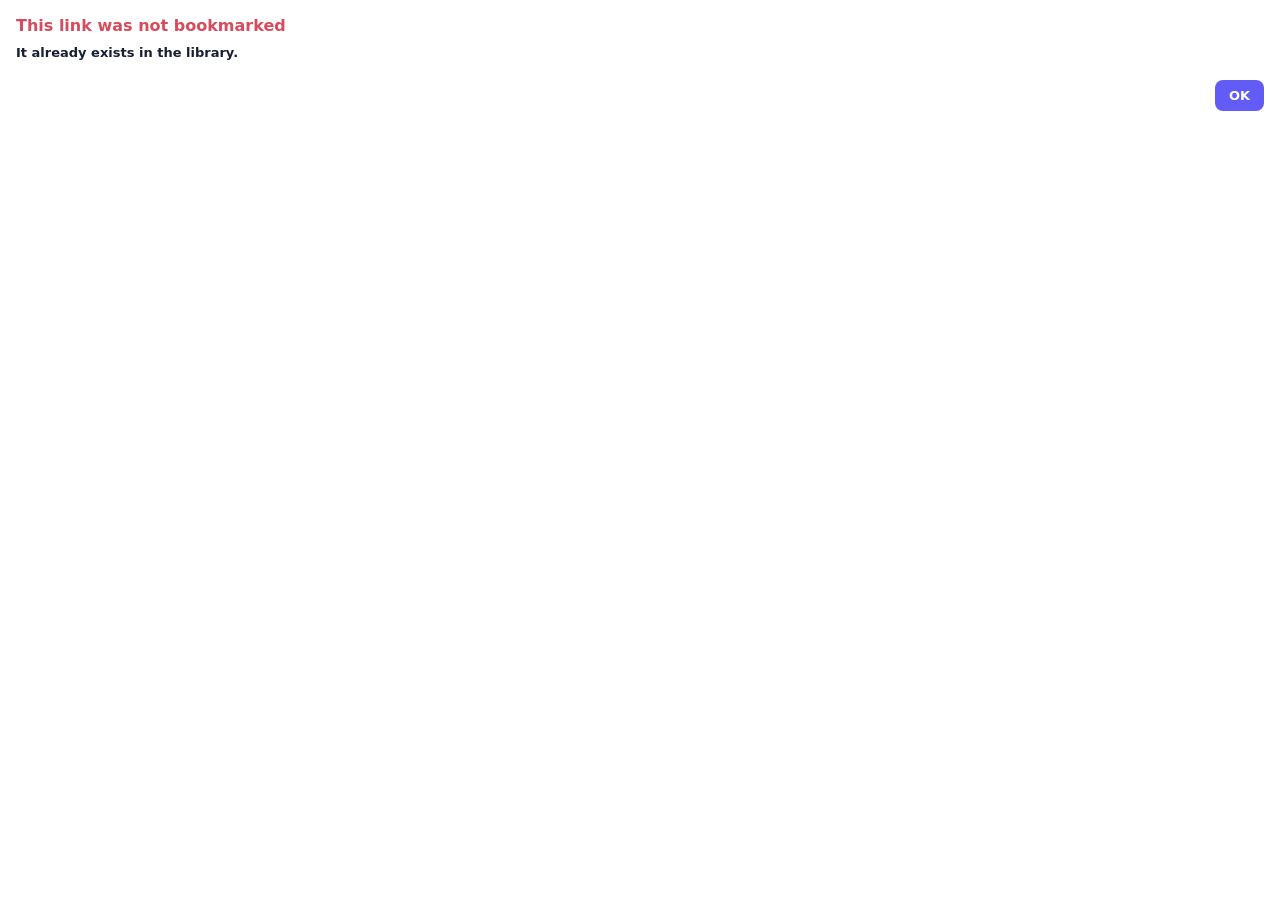
<file: live/bookmark-exists.html>
<!DOCTYPE html>
<html lang="en">
<head>
    <meta charset="UTF-8">
    <title>Already bookmarked</title>
    <style>
        :root { --ink:#172033; --muted:#667085; --line:#e6e9f0; --surface:#fff; --soft:#f1f4fb; --danger:#d94b5c; --accent:#625bf6; }
        html, body { margin:0; }
        body {
            font-family: Inter, ui-sans-serif, system-ui, -apple-system, BlinkMacSystemFont, "Segoe UI", sans-serif;
            font-size:13px; color:var(--ink); background:var(--surface);
        }
        .sheet { padding:16px; display:flex; flex-direction:column; gap:10px; }
        h1 { margin:0; font-size:16px; color:var(--danger); }
        #error { margin:0; color:var(--ink); font-weight:650; }
        .place { padding:10px; border:1px solid var(--line); border-radius:8px; background:var(--soft); }
        .place p { margin:0; }
        .label { font-size:11px; font-weight:650; color:var(--muted); text-transform:uppercase; letter-spacing:.04em; }
        .path, .title { margin-top:2px; font-weight:650; word-break:break-word; }
        .place .path { margin-bottom:8px; }
        a.path { color:var(--accent); text-decoration:underline; cursor:pointer; }
        .actions { display:flex; justify-content:flex-end; }
        button {
            font:inherit; font-weight:650; color:#fff; background:var(--accent); border:0;
            border-radius:8px; padding:8px 14px; cursor:pointer;
        }
    </style>
</head>
<body>
    <div class="sheet">
        <h1>This link was not bookmarked</h1>
        <p id="error">It already exists in the library.</p>
        <div id="where"></div>
        <div class="actions">
            <button type="button" id="ok">OK</button>
        </div>
    </div>
    <script src="js/bookmark-exists.js"></script>
</body>
</html>
</file>
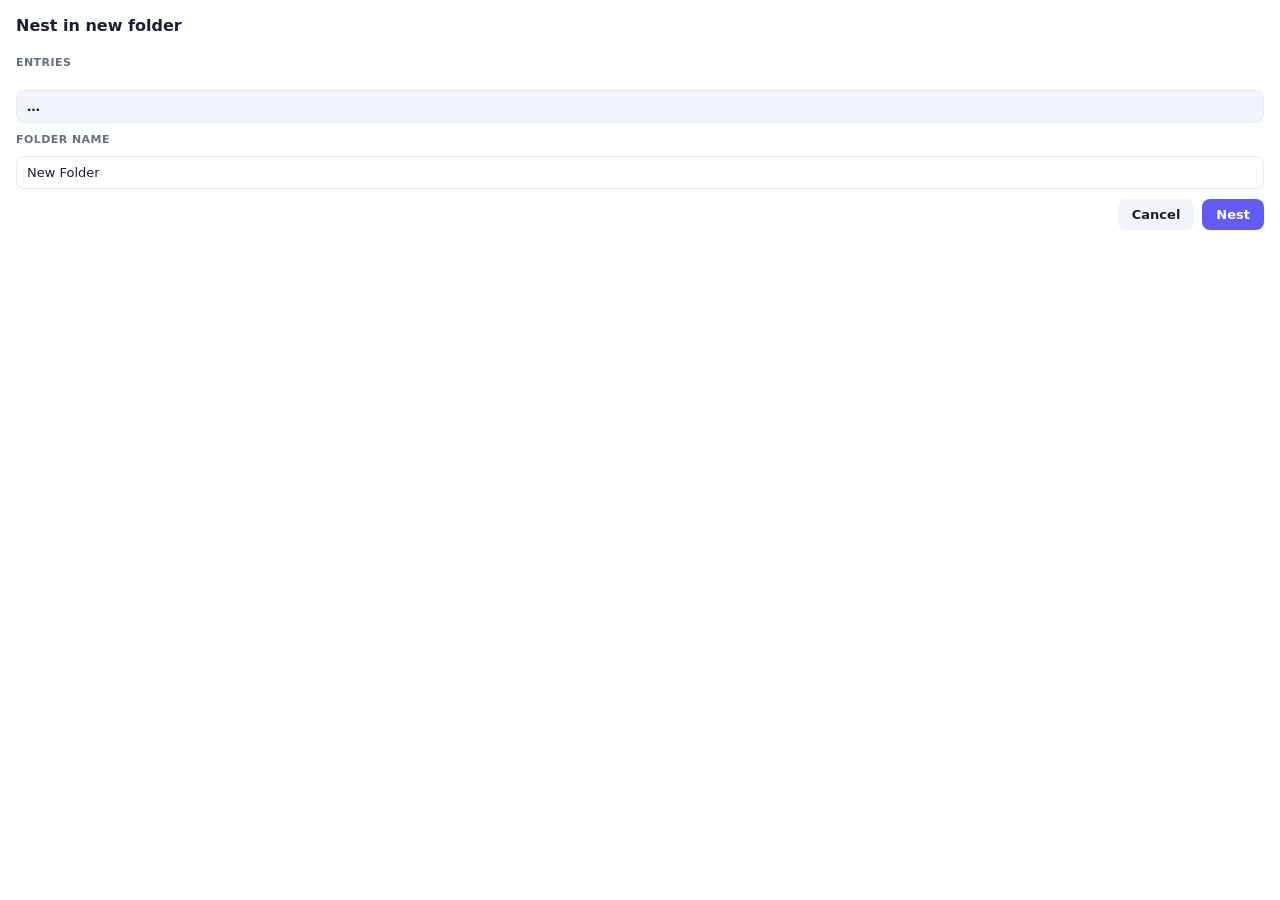
<file: live/nest-entries.html>
<!DOCTYPE html>
<html lang="en">
<head>
    <meta charset="UTF-8">
    <title>Nest in new folder</title>
    <style>
        :root { --ink:#172033; --muted:#667085; --line:#e6e9f0; --surface:#fff; --soft:#f1f4fb; --danger:#d94b5c; --accent:#625bf6; }
        html, body { margin:0; }
        body {
            font-family: Inter, ui-sans-serif, system-ui, -apple-system, BlinkMacSystemFont, "Segoe UI", sans-serif;
            font-size:13px; color:var(--ink); background:var(--surface);
        }
        form { padding:16px; display:flex; flex-direction:column; gap:10px; }
        h1 { margin:0; font-size:16px; }
        .label { font-size:11px; font-weight:650; color:var(--muted); text-transform:uppercase; letter-spacing:.04em; }
        #entries { margin:0; padding:8px 10px; border:1px solid var(--line); border-radius:8px; background:var(--soft); font-weight:650; word-break:break-word; max-height:120px; overflow:auto; }
        input {
            font:inherit; padding:8px 10px; border:1px solid var(--line); border-radius:8px; color:var(--ink);
        }
        input:focus { outline:2px solid var(--accent); outline-offset:-1px; }
        #error { margin:0; color:var(--danger); font-weight:650; }
        .actions { display:flex; justify-content:flex-end; gap:8px; }
        button {
            font:inherit; font-weight:650; color:#fff; background:var(--accent); border:0;
            border-radius:8px; padding:8px 14px; cursor:pointer;
        }
        button.ghost { color:var(--ink); background:var(--soft); }
    </style>
</head>
<body>
    <form id="nest-form">
        <h1>Nest in new folder</h1>
        <p class="label">Entries</p>
        <p id="entries">…</p>
        <label class="label" for="folder-name">Folder name</label>
        <input id="folder-name" type="text" value="New Folder" autocomplete="off">
        <p id="error" hidden></p>
        <div class="actions">
            <button type="button" class="ghost" id="cancel">Cancel</button>
            <button type="submit" id="ok">Nest</button>
        </div>
    </form>
    <script src="js/nest-entries.js"></script>
</body>
</html>
</file>
<file: blast-lab/blast.css>
* { box-sizing: border-box; }
body { margin: 0; min-height: 100vh; background: #000; color: #c8c8c8; font: 11px/1.3 "Segoe UI", sans-serif; }
.app { height: 100vh; display: flex; flex-direction: column; background: #1c1c1c; overflow: hidden; }
.titlebar { display: flex; align-items: center; gap: 8px; height: 28px; padding: 0 10px; background: #2b2b2b; border-bottom: 1px solid #000; color: #d4d4d4; }
.dots { display: flex; gap: 5px; }
.dots i { width: 10px; height: 10px; border-radius: 50%; display: block; }
.dots i:nth-child(1) { background: #ff5f57; }
.dots i:nth-child(2) { background: #febc2e; }
.dots i:nth-child(3) { background: #28c840; }
.preset-nav { display: flex; align-items: center; gap: 4px; height: 36px; padding: 0 8px; background: #252525; border-bottom: 1px solid #000; }
#preset-name { flex: 1; margin: 0 8px; padding: 4px 8px; background: #141414; border: 1px solid #000; box-shadow: inset 0 0 0 1px #333; color: #ff764d; text-align: center; font-weight: 700; }
.preset-nav button, .file-btn { cursor: pointer; font-weight: 600; background: #3a3a3a; color: #ddd; border: 1px solid #111; border-radius: 2px; padding: 4px 8px; }
.preset-nav button.on { background: #ff764d; color: #1a1a1a; }
#des-preview.psychedelic { animation: psych-shift 8s linear infinite; }
@keyframes psych-shift {
    0% { filter: hue-rotate(0deg) saturate(2.4) contrast(1.2); }
    50% { filter: hue-rotate(180deg) saturate(3) contrast(1.45); }
    100% { filter: hue-rotate(360deg) saturate(2.4) contrast(1.2); }
}
.file-btn input { display: none; }
.workspace { flex: 1; display: grid; grid-template-columns: var(--browser-w, 240px) 5px minmax(0, 1fr); min-height: 0; }
.browser { background: #1a1a1a; overflow: auto; min-width: 0; }
.splitter { background: #111; cursor: col-resize; }
.splitter-row { height: 5px; cursor: row-resize; flex: 0 0 5px; }
.browser-search { padding: 6px 10px; background: #222; border-bottom: 1px solid #000; color: #aaa; letter-spacing: .08em; text-transform: uppercase; }
.browser h2 { margin: 10px 10px 4px; font-size: 10px; letter-spacing: .06em; text-transform: uppercase; color: #8a8a8a; }
.browser h2.blink { animation: list-blink 180ms linear 3; }
@keyframes list-blink { 0%, 100% { opacity: 1; color: #8a8a8a; } 50% { opacity: 0.4; color: #e23b2f; } }
.preset-list { margin: 0; padding: 0; list-style: none; }
.preset-row { display: block; width: 100%; text-align: left; font: inherit; color: #c8c8c8; background: transparent; border: 0; border-radius: 0; padding: 3px 12px; cursor: pointer; }
.preset-row.active { background: #ff764d; color: #1a1a1a; font-weight: 700; }
.mainview { display: flex; flex-direction: column; min-width: 0; min-height: 0; background: #202020; }
.blast-designer { display: flex; flex-direction: row; align-items: stretch; margin: 0; padding: 0; background: #2a2a2a; height: var(--device-h, 188px); flex: 0 0 var(--device-h, 188px); overflow: auto; }
.dev-chain, #lfo-rack { display: flex; flex: 0 0 auto; align-items: stretch; min-height: 0; height: 100%; }
.device, .lfo-device { border: 1px solid #000; border-left: 0; }
.dev-chain > :first-child { border-left: 1px solid #000; }
.device { display: flex; flex-direction: column; flex: 0 0 156px; width: 156px; min-width: 0; height: 100%; }
.device.folded { flex-basis: 22px; width: 22px; height: 100%; align-self: stretch; overflow: hidden; border: 1px solid #000; border-left: 1px solid #000; }
.device-body { display: flex; flex-direction: column; flex: 1; min-height: 0; overflow: auto; }
.device.folded .device-body { display: none; }
.device.folded .device-head { flex: 1; flex-direction: column; justify-content: flex-start; align-self: stretch; width: auto; min-width: 0; height: 100%; padding: 4px 0; border-bottom: 0; overflow: hidden; }
.device.folded .device-head strong { writing-mode: vertical-rl; transform: rotate(180deg); margin-top: auto; }
.device[hidden] { display: none; }
.device-head { flex: 0 0 auto; display: flex; align-items: center; gap: 4px; height: 20px; padding: 0 4px; background: #333; border-bottom: 1px solid #000; cursor: grab; }
.device.host .device-head { cursor: default; }
.device.dragging { opacity: 0.45; }
.device-head strong { color: #ff764d; }
.device-head span { color: #9a9a9a; }
button.fold { flex: 0 0 12px; width: 12px; height: 12px; margin: 0; padding: 0; border: 0; background: transparent; cursor: pointer; }
button.fold::before { content: ""; display: block; margin: 1px auto 0; border-style: solid; border-width: 5px 4px 0; border-color: #b5b5b5 transparent transparent; }
.folded > .device-head button.fold::before, .lfo-device.folded button.fold::before { margin-top: 2px; border-width: 4px 0 4px 5px; border-color: transparent transparent transparent #b5b5b5; }
button.power { flex: 0 0 12px; width: 12px; height: 12px; margin: 0; padding: 0; border: 0; border-radius: 50%; background: #ff764d; box-shadow: inset 0 0 0 2px #333, 0 0 0 1px #111; cursor: pointer; }
.blast-designer.off button.power { background: #1c1c1c; box-shadow: inset 0 0 0 1px #666, 0 0 0 1px #111; }
.blast-designer.off .device-head strong,
.blast-designer.off .device-head span { color: #7d7d7d; }
.blast-designer.off .device-body,
.blast-designer.off .lfo-device { opacity: 0.38; }
.blast-designer label, #des-corner-picks { display: flex; flex-direction: row; align-items: center; justify-content: space-between; gap: 6px; width: auto; flex: 0 0 auto; min-height: 28px; padding: 3px 8px; border: 0; border-bottom: 1px solid #000; margin: 0; font-size: 10px; letter-spacing: .03em; text-transform: uppercase; color: #b5b5b5; cursor: pointer; }
.blast-designer label:has(select), .blast-designer label:has(#des-name) { flex-direction: column; align-items: stretch; gap: 3px; }
.blast-designer label:has(input[type="range"]) { width: auto; flex-basis: auto; min-height: 36px; }
.blast-designer input[type="range"], .lfo input[type="range"] { -webkit-appearance: none; appearance: none; width: 28px; height: 28px; margin: 0; padding: 0; border: 0; border-radius: 50%; cursor: ns-resize; background: conic-gradient(from 210deg, #ff764d calc(var(--knob, 0) * 300deg), #141414 0); box-shadow: inset 0 0 0 8px #2a2a2a, 0 0 0 1px #111; }
.blast-designer input[type="range"]::-webkit-slider-thumb, .lfo input[type="range"]::-webkit-slider-thumb,
.blast-designer input[type="range"]::-webkit-slider-runnable-track, .lfo input[type="range"]::-webkit-slider-runnable-track { -webkit-appearance: none; appearance: none; width: 0; height: 0; background: transparent; border: 0; }
.blast-designer input, .blast-designer select, .preset-nav button, .file-btn { font: inherit; color: #e8e8e8; background: #1c1c1c; border: 1px solid #111; border-radius: 2px; padding: 3px 4px; }
.blast-designer span[id$="-n"], .lfo b { color: #ff764d; font-style: normal; font-weight: 700; text-transform: none; }
#lfo-rack:empty { display: none; }
.lfo-device { display: flex; flex-direction: column; align-content: stretch; gap: 0; width: 156px; flex: 0 0 156px; height: 100%; min-height: 0; padding: 0; overflow: auto; margin: 0; background: #242424; }
.lfo-device.folded { flex-basis: 22px; width: 22px; height: 100%; align-self: stretch; overflow: hidden; border: 1px solid #000; border-left: 1px solid #000; }
.lfo-device.folded > :not(.lfo-title) { display: none; }
.lfo-device.folded .lfo-title { flex: 1; flex-direction: column; align-items: center; justify-content: flex-end; align-self: stretch; height: 100%; width: auto; min-width: 0; padding: 4px 0; border-bottom: 0; writing-mode: vertical-rl; transform: none; }
.lfo-device.folded .lfo-title > * { writing-mode: horizontal-tb; transform: none; }
.lfo-device.folded .lfo-title button:not(.fold) { margin: 0; }
.lfo-title, .lfo-live { flex: 0 0 auto; }
.lfo-device label:has(select) { flex: 0 0 auto; }
.lfo-device label:has(input[type="range"]) { flex: 0 0 auto; align-items: center; }
.lfo-title { display: flex; align-items: center; gap: 4px; height: 20px; padding: 0 4px; background: #333; border-bottom: 1px solid #000; color: #ff764d; font-weight: 700; }
.lfo-title button:not(.fold) { margin-left: auto; background: #3a3a3a; color: #ddd; border: 1px solid #111; }
.lfo-device label { width: auto; flex: 0 0 auto; min-height: 22px; padding: 1px 6px; border: 0; border-bottom: 1px solid #000; }
.lfo-live { color: #ff764d; font-weight: 700; }
.blast-designer select, #des-name { min-width: 0; max-width: none; width: 100%; }
.blast-designer input[type="checkbox"] { -webkit-appearance: none; appearance: none; width: 28px; height: 16px; max-width: none; flex: 0 0 28px; margin: 0; padding: 0; border-radius: 8px; border: 1px solid #111; background: #141414; cursor: pointer; }
.blast-designer input[type="checkbox"]:checked { background: #ff764d; }
.blast-designer label:has(input:disabled) { opacity: 0.4; }
#des-corner-picks { display: grid; grid-template-columns: 1fr; gap: 4px; }
#des-corner-picks[hidden], .blast-designer label[hidden], .lfo[hidden], #layer-rack[hidden] { display: none; }
.layer-rack { width: 140px; flex: 0 0 140px; padding: 6px 8px; border-right: 1px solid #1a1a1a; border-top: 1px solid #000; border-bottom: 1px solid #000; margin-bottom: -1px; }
.layer-title { color: #ff764d; font-weight: 700; margin-bottom: 4px; }
#layer-list { margin: 0; padding: 0; list-style: none; }
#layer-list li { padding: 3px 6px; margin: 2px 0; background: #1c1c1c; border: 1px solid #111; cursor: grab; }
#layer-list li.dragging { opacity: .4; }
#des-preview { flex: 1; min-height: 280px; margin: 10px; border-radius: 2px; }
.stage-pane { position: absolute; inset: 0; pointer-events: none; opacity: 0; }
#des-preview > .stage-pane { position: absolute; inset: 0; height: auto; min-height: 0; margin: 0; padding: 0; border: 0; }
.stats-card.boom-play > .stage-pane,
.stats-card.on-fire > .stage-pane,
.stats-card.boom-back > .stage-pane,
.stats-card.fire-out > .stage-pane { opacity: 0; }
.stats-card { position: relative; overflow: hidden; background: #2c2c2c; border: 1px solid #111; border-radius: 2px; padding: 12px 14px; cursor: pointer; font: inherit; text-align: left; color: #e6e6e6; }
.stage-scroll { position: absolute; top: 0; right: 0; bottom: 0; width: 14px; z-index: 5; overflow-y: scroll; scroll-snap-type: y mandatory; scrollbar-width: thin; scrollbar-color: #ff764d #1a1a1a; }
.stage-scroll::-webkit-scrollbar { width: 10px; }
.stage-scroll::-webkit-scrollbar-thumb { background: #ff764d; }
.stage-scroll::-webkit-scrollbar-track { background: #1a1a1a; }
.stage-scroll > div { scroll-snap-align: start; }
.stage-frames[hidden], .stage-scroll[hidden], .stage-copy[hidden] { display: none !important; }
.stage-frames { position: absolute; left: 50%; bottom: 10px; transform: translateX(-50%); z-index: 4; display: flex; gap: 6px; pointer-events: none; }
.stage-frames span { padding: 3px 8px; border: 1px solid #000; background: #1a1a1a; color: #8a8a8a; font-size: 10px; font-weight: 700; white-space: nowrap; }
.stage-frames span.on { background: #ff764d; color: #1a1a1a; }
.stage-copy { position: absolute; left: 50%; bottom: 36px; transform: translateX(-50%); z-index: 4; display: flex; flex-direction: column; align-items: flex-start; width: max-content; max-width: calc(100% - 28px); pointer-events: none; }
.stage-copy strong { display: block; color: #ff764d; font-weight: 700; }
.stage-copy p { margin: 4px 0 0; color: #a3a3a3; font-size: 11px; line-height: 1.35; }
.stage-copy .rule { border: 0; border-top: 1px solid #000; margin: 8px 0; height: 0; width: 0; }
#des-preview > .k, #des-preview > .v { display: none; }
#des-preview:not(.pair) > .stage-copy { bottom: 12px; }
.stats-card .k { position: relative; z-index: 3; font-weight: 700; color: #ff764d; }
.stats-card .v { position: relative; z-index: 3; color: #a3a3a3; font-size: 11px; line-height: 1.35; margin-top: 4px; text-transform: none; letter-spacing: 0; }

        /* Heatmap card fire. Revision 1 (.fire-out): hold burns, release explodes once at the click and fades. Revision 2 (.boom-play / .fire-hold / .boom-back) is the one in use. */
        .heat-fire { position:absolute; inset:0; z-index:2; pointer-events:none; border-radius:inherit; overflow:hidden; opacity:0; contain:layout paint; }
        .heat-fire b { position:absolute; left:50%; top:50%; display:block; }
        .heat-fire .boom { position:absolute; left:var(--bx, 50%); top:var(--by, 50%); width:0; height:0; transform-origin:0 0; scale:calc(var(--piece-size, 1) * var(--boom-size, 1) * (var(--stage, 200) / 200)); z-index:var(--z, 1); }
        .heat-fire .boom b { left:0; top:0; opacity:0; }
        .heat-flames { position:absolute; inset:0; z-index:var(--z, 1); }
        .heat-fire .boom-click { transform:scale(2); transform-origin:0 0; }
        .heat-fire .boom-flame { --flame-w:calc(var(--fw, 38) * var(--flame-size, 1) * var(--boom-size, 1) * var(--stage, 200) * 0.0042px); --flame-h:calc(var(--fw, 38) * var(--flame-size, 1) * var(--boom-size, 1) * var(--stage, 200) * 0.0165px); left:var(--x); top:auto; bottom:-18%; width:var(--flame-w); height:var(--flame-h); border-radius:50% 50% 18% 18%; transform-origin:50% 100%; background:radial-gradient(ellipse at 50% 100%, #fff6c2 0%, #ffb000 24%, #ff4d00 58%, transparent 74%); animation:card-burn calc(.42s / var(--play, 1)) ease-in-out infinite; animation-delay:calc(var(--d) / var(--play, 1)); }
        .stats-card.on-fire:not(.fire-out) .heat-fire > :not(.boom-flame):not(.heat-flames):not(.boom) { opacity:0; animation:none; }
        .boom-spark { width:18px; height:18px; background:#ffe14a; clip-path:polygon(50% 0, 57% 43%, 100% 50%, 57% 57%, 50% 100%, 43% 57%, 0 50%, 43% 43%); }
        .boom-ray { width:8px; height:22px; background:linear-gradient(#fff6b0, #ff9a12 55%, #ff5a00); clip-path:polygon(50% 100%, 8% 0, 92% 0); transform-origin:50% 0; }
        .boom-ball { width:52px; height:52px; border-radius:46% 54% 48% 52%; background:radial-gradient(circle at 50% 42%, #fff8c8 0 12%, #ffc233 30%, #ff7410 58%, #e44500 76%, transparent 78%); box-shadow:14px -6px 0 -6px #ff8a14, -13px -4px 0 -5px #ffb000, 6px 14px 0 -4px #ff6810, -8px 12px 0 -6px #ff9a22, 16px 8px 0 -8px #ffd15a; }
        .boom-core { width:16px; height:16px; border-radius:50%; background:radial-gradient(circle, #fff 0 40%, #ffe566 70%, transparent 72%); }
        .boom-cloud { width:16px; height:12px; border-radius:50% 40% 50% 60%; background:radial-gradient(circle at 35% 35%, #fff1b8, #ff9a1a 70%, transparent 74%); }
        .boom-chunk { width:13px; height:11px; border-radius:40% 60% 45% 55%; background:linear-gradient(160deg, #ffe9a0, #ff7a12); }
        .stats-card.on-fire .heat-fire { opacity:1; }
        .stats-card.fire-out .boom-flame { animation:none; opacity:0; }
        .stats-card.fire-out .boom-flame { animation:none; opacity:0; }
        .stats-card.fire-out .boom-spark,
        .stats-card.fire-out .boom-ray,
        .stats-card.fire-out .boom-ball,
        .stats-card.fire-out .boom-core,
        .stats-card.fire-out .boom-cloud,
        .stats-card.fire-out .boom-chunk { left:var(--bx, 50%); top:var(--by, 50%); }
        .stats-card.fire-out .heat-fire { animation:heat-fire-fade 1.6s ease-in forwards; }
        .stats-card.fire-out .boom-spark { animation:boom-spark 1.6s linear forwards; }
        .stats-card.fire-out .boom-ray { animation:boom-ray 1.6s linear forwards; }
        .stats-card.fire-out .boom-ball { animation:boom-ball 1.6s linear forwards; }
        .stats-card.fire-out .boom-core { animation:boom-core 1.6s linear forwards; }
        .stats-card.fire-out .boom-cloud { animation:boom-cloud 1.6s linear forwards; }
        .stats-card.fire-out .boom-chunk { animation:boom-chunk 1.6s linear forwards; }
        .stats-card.boom-play .heat-fire,
        .stats-card.fire-hold .heat-fire,
        .stats-card.boom-back .heat-fire { opacity:1; }
        .stats-card.boom-play .boom-flame { opacity:0; animation:none; }
        .stats-card.boom-play .boom-spark { animation:boom-spark 1.6s linear forwards; }
        .stats-card.boom-play .boom-ray { animation:boom-ray 1.6s linear forwards; }
        .stats-card.boom-play .boom-ball { animation:boom-ball 1.6s linear forwards; }
        .stats-card.boom-play .boom-core { animation:boom-core 1.6s linear forwards; }
        .stats-card.boom-play .boom-cloud { animation:boom-cloud 1.6s linear forwards; }
        .stats-card.boom-play .boom-chunk { animation:boom-chunk 1.6s linear forwards; }
        .stats-card.boom-play .boom-corner .boom-spark { animation:boom-spark 1.6s linear var(--corner-delay, 0.5s) forwards; }
        .stats-card.boom-play .boom-corner .boom-ray { animation:boom-ray 1.6s linear var(--corner-delay, 0.5s) forwards; }
        .stats-card.boom-play .boom-corner .boom-ball { animation:boom-ball 1.6s linear var(--corner-delay, 0.5s) forwards; }
        .stats-card.boom-play .boom-corner .boom-core { animation:boom-core 1.6s linear var(--corner-delay, 0.5s) forwards; }
        .stats-card.boom-play .boom-corner .boom-cloud { animation:boom-cloud 1.6s linear var(--corner-delay, 0.5s) forwards; }
        .stats-card.boom-play .boom-corner .boom-chunk { animation:boom-chunk 1.6s linear var(--corner-delay, 0.5s) forwards; }
        .stats-card.boom-play .heat-fire > .boom.boom-click { transition:opacity .35s linear; }
        .stats-card.fire-hold.boom-play .heat-fire > .boom { opacity:1; }
        .stats-card.fire-hold .boom-flame { left:calc(var(--mx, 50%) - var(--flame-w) / 2); top:calc(var(--my, 20%) - var(--flame-h)); bottom:auto; transform-origin:50% 100%; animation:flame-in calc(.28s / var(--play, 1)) ease-out forwards, card-fan calc(.42s / var(--play, 1)) ease-in-out infinite; }
        .blast-card.flame-spin.fire-hold .boom-flame.spin-a { animation:flame-in calc(.28s / var(--play, 1)) ease-out forwards, flame-spin-a calc(2.2s / var(--play, 1)) linear infinite; }
        .blast-card.flame-spin.fire-hold .boom-flame.spin-b { animation:flame-in calc(.28s / var(--play, 1)) ease-out forwards, flame-spin-b calc(2.2s / var(--play, 1)) linear infinite; }
        .stats-card.boom-back .heat-fire { animation:heat-implode-fade 1.6s linear forwards; }
        .stats-card.boom-back .boom-flame { left:calc(var(--mx, 50%) - var(--flame-w) / 2); top:calc(var(--my, 20%) - var(--flame-h)); bottom:auto; transform-origin:50% 100%; animation:flame-out calc(.45s / var(--play, 1)) ease-in forwards; }
        .stats-card.boom-back.no-flame .boom-flame { animation:none; opacity:0; }
        .stats-card.boom-back .boom-spark { animation:boom-spark 1.6s linear reverse forwards; }
        .stats-card.boom-back .boom-ray { animation:boom-ray 1.6s linear reverse forwards; }
        .stats-card.boom-back .boom-ball { animation:boom-ball 1.6s linear reverse forwards; }
        .stats-card.boom-back .boom-core { animation:boom-core 1.6s linear reverse forwards; }
        .stats-card.boom-back .boom-cloud { animation:boom-cloud 1.6s linear reverse forwards; }
        .stats-card.boom-back .boom-chunk { animation:boom-chunk 1.6s linear reverse forwards; }
        @keyframes flame-in { from { opacity:0; } to { opacity:1; } }
        @keyframes card-fan { 0%, 100% { transform:rotate(var(--r, 0deg)) scaleX(.72) scaleY(.78); opacity:.75; } 50% { transform:rotate(var(--r, 0deg)) scaleX(1) scaleY(1.08); opacity:1; } }
        @keyframes flame-out { from { opacity:1; transform:rotate(var(--r, 0deg)) scaleX(.9) scaleY(.95); } to { opacity:0; transform:rotate(var(--r, 0deg)) scaleX(.9) scaleY(.95); } }
        @keyframes flame-spin-a { 0% { transform:rotate(var(--r)) scaleX(.8) scaleY(.85); opacity:.85; } 25% { transform:rotate(calc(var(--r) + 90deg)) scaleX(1) scaleY(1.05); opacity:1; } 50% { transform:rotate(calc(var(--r) + 180deg)) scaleX(.8) scaleY(.85); opacity:.85; } 75% { transform:rotate(calc(var(--r) + 270deg)) scaleX(1) scaleY(1.05); opacity:1; } 100% { transform:rotate(calc(var(--r) + 360deg)) scaleX(.8) scaleY(.85); opacity:.85; } }
        @keyframes flame-spin-b { 0% { transform:rotate(var(--r)) scaleX(.8) scaleY(.85); opacity:.85; } 25% { transform:rotate(calc(var(--r) - 90deg)) scaleX(1) scaleY(1.05); opacity:1; } 50% { transform:rotate(calc(var(--r) - 180deg)) scaleX(.8) scaleY(.85); opacity:.85; } 75% { transform:rotate(calc(var(--r) - 270deg)) scaleX(1) scaleY(1.05); opacity:1; } 100% { transform:rotate(calc(var(--r) - 360deg)) scaleX(.8) scaleY(.85); opacity:.85; } }
        .stats-card.heat-rev-3 .rev3-spark { width:28px; height:28px; background:#ffe46c; clip-path:polygon(50% 0%, 61% 35%, 98% 35%, 68% 57%, 79% 91%, 50% 70%, 21% 91%, 32% 57%, 2% 35%, 39% 35%); }
        .stats-card.heat-rev-3 .rev3-spark2 { width:40px; height:40px; background:#ffb12b; clip-path:polygon(50% 5%, 55% 45%, 95% 50%, 55% 55%, 50% 95%, 45% 55%, 5% 50%, 45% 45%); }
        .stats-card.heat-rev-3 .rev3-core { width:16px; height:16px; border-radius:50%; background:#fff; box-shadow:0 0 0 4px #ffe46c, -4px -5px 0 5px #ffb12b, 6px -2px 0 4px #ffb12b, 2px 6px 0 6px #ffb12b, -6px 3px 0 3px #f26101, 8px -4px 0 5px #f26101, -8px 6px 0 4px #c11f00; }
        .stats-card.heat-rev-3 .rev3-ring { width:34px; height:34px; border-radius:50%; border:6px dashed #ffb12b; background:radial-gradient(circle, transparent 42%, #ffe46c 48%, #ffb12b 62%, transparent 68%); }
        .stats-card.heat-rev-3 .rev3-bits,
        .stats-card.heat-rev-3 .rev3-bits-in { width:4px; height:4px; }
        .stats-card.heat-rev-3.boom-play .rev3-spark { animation:rev3-spark 1.5s linear forwards; }
        .stats-card.heat-rev-3.boom-play .rev3-spark2 { animation:rev3-spark2 1.5s linear forwards; }
        .stats-card.heat-rev-3.boom-play .rev3-core { animation:rev3-core 1.5s linear forwards; }
        .stats-card.heat-rev-3.boom-play .rev3-ring { animation:rev3-ring 1.5s linear forwards; }
        .stats-card.heat-rev-3.boom-play .rev3-bits { animation:rev3-bits 1.5s linear forwards; }
        .stats-card.heat-rev-3.boom-play .rev3-bits-in { animation:rev3-bits-in 1.5s linear forwards; }
        .stats-card.heat-rev-3.boom-play .boom-corner .rev3-spark,
        .stats-card.heat-rev-3.boom-play .boom-corner .rev3-spark2,
        .stats-card.heat-rev-3.boom-play .boom-corner .rev3-core,
        .stats-card.heat-rev-3.boom-play .boom-corner .rev3-ring,
        .stats-card.heat-rev-3.boom-play .boom-corner .rev3-bits,
        .stats-card.heat-rev-3.boom-play .boom-corner .rev3-bits-in { animation-delay:var(--corner-delay, 0.5s); }
        .stats-card.heat-rev-3.boom-back .rev3-spark { animation:rev3-spark 1.5s linear reverse forwards; }
        .stats-card.heat-rev-3.boom-back .rev3-spark2 { animation:rev3-spark2 1.5s linear reverse forwards; }
        .stats-card.heat-rev-3.boom-back .rev3-core { animation:rev3-core 1.5s linear reverse forwards; }
        .stats-card.heat-rev-3.boom-back .rev3-ring { animation:rev3-ring 1.5s linear reverse forwards; }
        .stats-card.heat-rev-3.boom-back .rev3-bits { animation:rev3-bits 1.5s linear reverse forwards; }
        .stats-card.heat-rev-3.boom-back .rev3-bits-in { animation:rev3-bits-in 1.5s linear reverse forwards; }
        @keyframes rev3-spark { 0% { opacity:1; transform:translate(-50%, -50%) scale(0); } 8% { opacity:1; transform:translate(-50%, -50%) scale(1.2); } 28%, 100% { opacity:0; transform:translate(-50%, -50%) scale(1.5); } }
        @keyframes rev3-spark2 { 0% { opacity:1; transform:translate(-50%, -50%) scale(0) rotate(45deg); } 10% { opacity:1; transform:translate(-50%, -50%) scale(1.2) rotate(55deg); } 30%, 100% { opacity:0; transform:translate(-50%, -50%) scale(1.5) rotate(60deg); } }
        @keyframes rev3-core { 0%, 8% { opacity:0; transform:translate(-50%, -50%) scale(0); } 22% { opacity:1; transform:translate(-50%, -50%) scale(1); } 50%, 100% { opacity:0; transform:translate(-50%, -50%) scale(1.4); } }
        @keyframes rev3-ring { 0%, 20% { opacity:0; transform:translate(-50%, -50%) scale(.4) rotate(0deg); } 34% { opacity:1; transform:translate(-50%, -50%) scale(1) rotate(18deg); } 70%, 100% { opacity:0; transform:translate(-50%, -50%) scale(1.7) rotate(40deg); } }
        @keyframes rev3-bits { 0%, 36% { opacity:0; transform:translate(-50%, -50%); box-shadow:0 0 0 0 #ffb12b; } 48% { opacity:1; box-shadow:0 -8px 0 0 #ffb12b, 6px -6px 0 0 #ffe46c, 8px 0 0 0 #ffb12b, 6px 6px 0 0 #ffe46c, 0 8px 0 0 #ffb12b, -6px 6px 0 0 #ffe46c, -8px 0 0 0 #ffb12b, -6px -6px 0 0 #ffe46c; } 78% { opacity:1; box-shadow:0 -18px 0 0 #ffb12b, 13px -13px 0 0 #ffe46c, 18px 0 0 0 #ffb12b, 13px 13px 0 0 #ffe46c, 0 18px 0 0 #ffb12b, -13px 13px 0 0 #ffe46c, -18px 0 0 0 #ffb12b, -13px -13px 0 0 #ffe46c; } 100% { opacity:0; box-shadow:0 -26px 0 0 #ffb12b, 18px -18px 0 0 #ffe46c, 26px 0 0 0 #ffb12b, 18px 18px 0 0 #ffe46c, 0 26px 0 0 #ffb12b, -18px 18px 0 0 #ffe46c, -26px 0 0 0 #ffb12b, -18px -18px 0 0 #ffe46c; } }
        @keyframes rev3-bits-in { 0%, 42% { opacity:0; transform:translate(-50%, -50%); box-shadow:0 0 0 0 #ffe46c; } 56% { opacity:1; box-shadow:0 -6px 0 0 #fff, 5px -2px 0 0 #ffe46c, 3px 5px 0 0 #fff, -5px 4px 0 0 #ffe46c, -5px -3px 0 0 #fff; } 82% { opacity:1; box-shadow:0 -12px 0 0 #fff, 10px -4px 0 0 #ffe46c, 6px 10px 0 0 #fff, -10px 8px 0 0 #ffe46c, -10px -6px 0 0 #fff; } 100% { opacity:0; box-shadow:0 -18px 0 0 #fff, 14px -6px 0 0 #ffe46c, 8px 14px 0 0 #fff, -14px 12px 0 0 #ffe46c, -14px -8px 0 0 #fff; } }
        @keyframes heat-implode-fade { 0%, 82% { opacity:1; } 100% { opacity:0; } }
        @keyframes card-burn { 0%, 100% { transform:translateX(-50%) scaleX(.72) scaleY(.78); opacity:.75; } 50% { transform:translateX(-50%) scaleX(1) scaleY(1.08); opacity:1; } }
        @keyframes heat-fire-fade { 0%, 35% { opacity:1; } 100% { opacity:0; } }
        @keyframes boom-spark { 0% { opacity:1; transform:translate(-50%, -50%) scale(.3) rotate(0deg); } 10% { opacity:1; transform:translate(-50%, -50%) scale(1.2) rotate(18deg); } 28%, 100% { opacity:0; transform:translate(-50%, -50%) scale(1.5); } }
        @keyframes boom-ray { 0%, 6% { opacity:0; transform:rotate(var(--a)) translateY(2px) scaleY(.15); } 16% { opacity:1; transform:rotate(var(--a)) translateY(12px) scaleY(1); } 30%, 100% { opacity:0; transform:rotate(var(--a)) translateY(18px) scaleY(.4); } }
        @keyframes boom-ball { 0%, 14% { opacity:0; transform:translate(-50%, -50%) scale(.15); } 28% { opacity:1; transform:translate(-50%, -50%) scale(1); } 46%, 100% { opacity:0; transform:translate(-50%, -50%) scale(1.15); } }
        @keyframes boom-core { 0%, 16% { opacity:0; transform:translate(-50%, -50%) scale(.2); } 30% { opacity:1; transform:translate(-50%, -50%) scale(1); } 48%, 100% { opacity:0; transform:translate(-50%, -50%) scale(1.3); } }
        @keyframes boom-cloud { 0%, 22% { opacity:0; transform:rotate(var(--a)) translateY(8px) scale(.3); } 38% { opacity:1; transform:rotate(var(--a)) translateY(20px) scale(1); } 58%, 100% { opacity:0; transform:rotate(var(--a)) translateY(26px) scale(.5); } }
        @keyframes boom-chunk { 0%, 40% { opacity:0; transform:rotate(var(--a)) translateY(4px) scale(.3); } 58% { opacity:1; transform:rotate(calc(var(--a) + 40deg)) translateY(16px) scale(1); } 100% { opacity:0; transform:rotate(calc(var(--a) + 90deg)) translateY(22px) scale(.4); } }

        .blasts-view { flex-direction:column; background:var(--surface); overflow:auto; }
        .blast-grid { display:grid; grid-template-columns:repeat(auto-fill, minmax(220px, 1fr)); gap:12px; padding:4px 0 24px; }
        .blast-card { min-height:128px; }
        .blast-card .v { color:var(--muted); font-size:12px; font-weight:550; line-height:1.35; }
        .blast-card .blast-nova { width:30px; height:30px; background:#fff6c2; clip-path:polygon(50% 0, 62% 38%, 100% 50%, 62% 62%, 50% 100%, 38% 62%, 0 50%, 38% 38%); }
        .blast-card .blast-nova-ring { width:40px; height:40px; border-radius:50%; border:5px solid #ff7a18; background:radial-gradient(circle, transparent 46%, #ffe46c 58%, transparent 70%); }
        .blast-card .blast-shard { width:8px; height:8px; background:#ff4d00; clip-path:polygon(50% 0, 100% 100%, 0 100%); }
        .blast-card .blast-ember { width:22px; height:22px; border-radius:50%; background:radial-gradient(circle, #fff 0 20%, #ffb12b 45%, #c11f00 72%, transparent 76%); }
        .blast-card .blast-puff { width:28px; height:18px; border-radius:50%; background:#f26101; box-shadow:-10px -6px 0 0 #ffb12b, 12px -4px 0 0 #ffe46c, 4px 10px 0 0 #c11f00; }
        .blast-card .blast-shock { width:36px; height:36px; border-radius:50%; border:8px solid #ffe46c; }
        .blast-card .blast-shock2 { width:22px; height:22px; border-radius:50%; border:4px dashed #f26101; }
        .blast-card .blast-glint { width:14px; height:14px; background:#fff; clip-path:polygon(50% 0, 60% 40%, 100% 50%, 60% 60%, 50% 100%, 40% 60%, 0 50%, 40% 40%); }
        .blast-card.boom-play .blast-nova { animation:blast-nova 1.5s linear forwards; }
        .blast-card.boom-play .blast-nova-ring { animation:blast-nova-ring 1.5s linear forwards; }
        .blast-card.boom-play .blast-shard { animation:blast-shard 1.5s linear forwards; }
        .blast-card.boom-play .blast-ember { animation:blast-ember 1.5s linear forwards; }
        .blast-card.boom-play .blast-puff { animation:blast-puff 1.5s linear forwards; }
        .blast-card.boom-play .blast-shock { animation:blast-shock 1.5s linear forwards; }
        .blast-card.boom-play .blast-shock2 { animation:blast-shock2 1.5s linear forwards; }
        .blast-card.boom-play .blast-glint { animation:blast-glint 1.5s linear forwards; }
        .blast-card.boom-play .boom-corner .blast-nova,
        .blast-card.boom-play .boom-corner .blast-nova-ring,
        .blast-card.boom-play .boom-corner .blast-shard,
        .blast-card.boom-play .boom-corner .blast-ember,
        .blast-card.boom-play .boom-corner .blast-puff,
        .blast-card.boom-play .boom-corner .blast-shock,
        .blast-card.boom-play .boom-corner .blast-shock2,
        .blast-card.boom-play .boom-corner .blast-glint { animation-delay:var(--corner-delay, 0.5s); }
        .blast-card.boom-back .blast-nova { animation:blast-nova 1.5s linear reverse forwards; }
        .blast-card.boom-back .blast-nova-ring { animation:blast-nova-ring 1.5s linear reverse forwards; }
        .blast-card.boom-back .blast-shard { animation:blast-shard 1.5s linear reverse forwards; }
        .blast-card.boom-back .blast-ember { animation:blast-ember 1.5s linear reverse forwards; }
        .blast-card.boom-back .blast-puff { animation:blast-puff 1.5s linear reverse forwards; }
        .blast-card.boom-back .blast-shock { animation:blast-shock 1.5s linear reverse forwards; }
        .blast-card.boom-back .blast-shock2 { animation:blast-shock2 1.5s linear reverse forwards; }
        .blast-card.boom-back .blast-glint { animation:blast-glint 1.5s linear reverse forwards; }
        @keyframes blast-nova { 0% { opacity:1; transform:translate(-50%, -50%) scale(0) rotate(0deg); } 12% { opacity:1; transform:translate(-50%, -50%) scale(1.3) rotate(20deg); } 32%, 100% { opacity:0; transform:translate(-50%, -50%) scale(1.6) rotate(40deg); } }
        @keyframes blast-nova-ring { 0%, 10% { opacity:0; transform:translate(-50%, -50%) scale(.3); } 24% { opacity:1; transform:translate(-50%, -50%) scale(1); } 55%, 100% { opacity:0; transform:translate(-50%, -50%) scale(1.8); } }
        @keyframes blast-shard { 0%, 28% { opacity:0; transform:translate(-50%, -50%) scale(.4); } 40% { opacity:1; } 100% { opacity:0; transform:translate(-50%, -50%) rotate(80deg); box-shadow:0 -20px 0 0 #ff4d00, 16px -8px 0 0 #ffe46c, 8px 16px 0 0 #ff7a18, -14px 10px 0 0 #fff6c2; } }
        @keyframes blast-ember { 0%, 6% { opacity:0; transform:translate(-50%, -50%) scale(.2); } 20% { opacity:1; transform:translate(-50%, -50%) scale(1.1); } 48%, 100% { opacity:0; transform:translate(-50%, -50%) scale(1.5); } }
        @keyframes blast-puff { 0%, 16% { opacity:0; transform:translate(-50%, -50%) scale(.3); } 32% { opacity:.9; transform:translate(-50%, -50%) scale(1); } 70%, 100% { opacity:0; transform:translate(-50%, -50%) scale(1.6); } }
        @keyframes blast-shock { 0%, 8% { opacity:0; transform:translate(-50%, -50%) scale(.2); border-width:10px; } 22% { opacity:1; transform:translate(-50%, -50%) scale(1); border-width:6px; } 60%, 100% { opacity:0; transform:translate(-50%, -50%) scale(1.9); border-width:1px; } }
        @keyframes blast-shock2 { 0%, 18% { opacity:0; transform:translate(-50%, -50%) scale(.4) rotate(0deg); } 34% { opacity:1; transform:translate(-50%, -50%) scale(1) rotate(16deg); } 68%, 100% { opacity:0; transform:translate(-50%, -50%) scale(1.7) rotate(40deg); } }
        @keyframes blast-glint { 0% { opacity:1; transform:translate(-50%, -50%) scale(0); } 10% { opacity:1; transform:translate(-50%, -50%) scale(1.2); } 24%, 100% { opacity:0; transform:translate(-50%, -50%) scale(1.5); } }
        .cx-flash { width:var(--s); height:var(--s); margin:calc(var(--s) / -2) 0 0 calc(var(--s) / -2); clip-path:polygon(50% 0%, 58% 22%, 85% 15%, 68% 38%, 100% 50%, 68% 62%, 85% 85%, 58% 78%, 50% 100%, 42% 78%, 15% 85%, 32% 62%, 0% 50%, 32% 38%, 15% 15%, 42% 22%); }
        .cx-tone-0 { background:#D13200; }
        .cx-tone-1 { background:#FF6B00; }
        .cx-tone-2 { background:#FFD52E; }
        .cx-tone-3 { background:#fff; }
        .cx-blob { width:calc(var(--s) * var(--scale-mod)); height:calc(var(--s) * var(--scale-mod)); margin-top:calc(var(--s) * var(--scale-mod) / -2); margin-left:calc(var(--s) * var(--scale-mod) / -2); border-radius:50%; }
        .cx-ring { border-radius:50%; }
        .cx-ring-1 { width:44px; height:44px; margin:-22px 0 0 -22px; border:3px dashed #FFD52E; }
        .cx-ring-2 { width:28px; height:28px; margin:-14px 0 0 -14px; border:2px dotted #FF6B00; }
        .cx-spark { width:var(--s); height:var(--s); margin:calc(var(--s) / -2) 0 0 calc(var(--s) / -2); border-radius:50%; background:#FFD52E; border:1px solid #FF6B00; }
        .cx-spark-in { background:#fff; border-color:#FFD52E; }
        .blast-card.boom-play .cx-flash { animation:cx-flash 1.5s linear var(--lag, 0s) forwards; }
        .blast-card.boom-play .cx-blob { animation:cx-blob 1.5s linear forwards; }
        .blast-card.boom-play .cx-ring { animation:cx-ring 1.5s linear forwards; }
        .blast-card.boom-play .cx-ring-2 { animation-delay:.05s; }
        .blast-card.boom-play .cx-spark { animation:cx-spark 1.5s linear forwards; }
        .blast-card.boom-play .boom-corner .cx-flash,
        .blast-card.boom-play .boom-corner .cx-blob,
        .blast-card.boom-play .boom-corner .cx-ring,
        .blast-card.boom-play .boom-corner .cx-spark { animation-delay:var(--corner-delay, 0.5s); }
        .blast-card.boom-back .cx-flash { animation:cx-flash 1.5s linear reverse forwards; }
        .blast-card.boom-back .cx-blob { animation:cx-blob 1.5s linear reverse forwards; }
        .blast-card.boom-back .cx-ring { animation:cx-ring 1.5s linear reverse forwards; }
        .blast-card.boom-back .cx-spark { animation:cx-spark 1.5s linear reverse forwards; }
        @keyframes cx-flash { 0% { opacity:1; transform:scale(0) rotate(0deg); } 8% { opacity:1; transform:scale(1.1) rotate(15deg); } 18%, 100% { opacity:0; transform:scale(1.4) rotate(30deg); } }
        @keyframes cx-blob { 0%, 10% { opacity:0; transform:translate(0, 0) scale(0); } 18% { opacity:1; transform:translate(calc(cos(var(--a)) * var(--ds) * 0.5), calc(sin(var(--a)) * var(--ds) * 0.5)) scale(.6); } 32% { opacity:1; transform:translate(calc(cos(var(--a)) * var(--ds)), calc(sin(var(--a)) * var(--ds))) scale(1); } 48% { opacity:1; transform:translate(calc(cos(var(--a)) * var(--ds) * 1.3), calc(sin(var(--a)) * var(--ds) * 1.3)) scale(1.1); } 70% { opacity:1; transform:translate(calc(cos(var(--a)) * var(--de)), calc(sin(var(--a)) * var(--de))) scale(.75); } 100% { opacity:0; transform:translate(calc(cos(var(--a)) * (var(--de) + 8px)), calc(sin(var(--a)) * (var(--de) + 8px))) scale(0); } }
        @keyframes cx-ring { 0%, 32% { opacity:0; transform:scale(0) rotate(0deg); } 46% { opacity:1; transform:scale(.8) rotate(15deg); } 72%, 100% { opacity:0; transform:scale(1.8) rotate(45deg); } }
        @keyframes cx-spark { 0%, 42% { opacity:0; transform:translate(0, 0) scale(0); } 52% { opacity:1; transform:translate(calc(cos(var(--a)) * 14px), calc(sin(var(--a)) * 14px)) scale(1.4); } 76% { opacity:1; transform:translate(calc(cos(var(--a)) * var(--de)), calc(sin(var(--a)) * var(--de))) scale(1); } 100% { opacity:0; transform:translate(calc(cos(var(--a)) * (var(--de) + 12px)), calc(sin(var(--a)) * (var(--de) + 12px))) scale(0); } }
        .blast-card.stack .heat-fire > .boom.boom-click,
.heat-fire > .boom.boom-corner.boom-stack { animation:boom-fade .35s ease-out forwards; }
        .stats-card.blast-card.stack.fire-hold.boom-play .heat-fire > .boom.boom-click { opacity:1; }
        @keyframes boom-fade { from { opacity:0; } to { opacity:1; } }
        .blast-card.slow.boom-play .boom b,
        .blast-card.slow.boom-back .boom b { animation-duration:3s; }
.blast-card.paced.boom-play .boom b,
.blast-card.paced.boom-back .boom b,
.blast-card.boom-play .boom.own-speed b,
.blast-card.boom-back .boom.own-speed b { animation-duration:calc(1.5s / var(--play, 1)); }
</file>
<file: json/bookmark-editor-v1.0.css>
:root { --ink:#172033; --muted:#667085; --line:#e6e9f0; --canvas:#f6f7fb; --surface:#fff; --soft:#f1f4fb; --accent:#625bf6; --state-focused:#0f766e; --state-active:#5b54f0; --state-current:#15803d; --state-library:#a21caf; --accent-dark:#4f46e5; --accent-text:#4f46e5; --success:#20a46a; --warning:#ec9b28; --danger:#d94b5c; --changed-bg:#fff8d6; --row-hover:#f8f8ff; --tint:#eeedff; --tint-border:#c7c4ff; --head-bg:#fbfcfe; --toolbar-fg:#4b5568; --radius:14px;
            --heat-0:var(--soft); --heat-1:color-mix(in srgb, var(--accent) 16%, var(--soft)); --heat-2:color-mix(in srgb, var(--accent) 28%, var(--soft)); --heat-3:color-mix(in srgb, var(--accent) 40%, var(--soft)); --heat-4:color-mix(in srgb, var(--accent) 52%, var(--soft)); --heat-5:color-mix(in srgb, var(--accent) 64%, var(--soft)); --heat-6:color-mix(in srgb, var(--accent) 76%, var(--soft)); --heat-7:color-mix(in srgb, var(--accent) 88%, var(--soft)); --heat-8:var(--accent); }

        body {
            margin: 0;
            padding: 0;
            font-family: Inter, ui-sans-serif, system-ui, -apple-system, BlinkMacSystemFont, "Segoe UI", sans-serif;
            background:var(--canvas); color:var(--ink); font-size:13px;
            display: flex;
            flex-direction: column;
            height: 100vh;
            overflow: hidden;
        }

        .toolbar {
            display:flex; align-items:center; padding:14px 24px; background:rgba(255,255,255,.93); border-bottom:1px solid var(--line); gap:10px; backdrop-filter:blur(12px);
            position:relative; z-index:400;
        }
        .brand { font-size:17px; font-weight:780; letter-spacing:-.5px; margin-right:18px; display:flex; align-items:center; gap:9px; }
        .brand-mark { width:27px; height:27px; display:grid; place-items:center; color:#fff; font-size:14px; border-radius:9px; background:linear-gradient(135deg,#766cff,#4f46e5); box-shadow:0 5px 12px #625bf655; }

        .toolbar-group {
            display: flex;
            align-items: center;
            gap:6px; cursor:pointer; padding:8px 10px; border:1px solid transparent; color:var(--toolbar-fg); font-weight:600; border-radius:8px;
        }

        .toolbar-group:hover {
            background:var(--soft); color:var(--ink);
        }

        .dropdown { position: relative; display: inline-block; }
        .dropdown-content {
            display: none; position: absolute; background:var(--surface); color:var(--ink);
            min-width:210px; box-shadow:0 14px 35px rgba(21,29,50,.16); border:1px solid var(--line); border-radius:10px; overflow:hidden; z-index:500;
        }
        /* Same dead zone as the Open Tabs popups: the toolbar dropdown reveals on .dropdown:hover,
           so a gap — even a hairline of rounding — can drop the hover mid-crossing. */
        .dropdown::after { content:''; position:absolute; left:0; right:0; top:100%; height:6px; }
        .dropdown:hover .dropdown-content { display: block; }
        .dropdown-content a { color:var(--ink); padding:10px 13px; text-decoration:none; display:block; }
        .dropdown-content a:hover { background:var(--soft); color:var(--accent-text); }

        /* Tabs System (Main) */
        .tabs-container {
            display:flex; background:var(--surface); border-bottom:1px solid var(--line); padding:0 24px; gap:22px;
        }
        .tab-btn {
            padding:13px 1px 11px; color:var(--muted); background:none; border:0; border-bottom:2px solid transparent; cursor:pointer; font-family:inherit; font-size:13px; font-weight:650;
        }
        .tab-btn:hover { color:var(--ink); }
        .tab-btn.active {
            color:var(--accent-text); font-weight:750; border-bottom-color:var(--accent);
        }

        /* Status Indicator */
        .status-indicator { margin-left:auto; display:flex; align-items:center; gap:7px; font-weight:650; color:var(--muted); }
        .status-dot { width:8px; height:8px; border-radius:50%; background:var(--success); box-shadow:0 0 0 4px #20a46a18; }
        .status-dot.unsaved { background:var(--warning); box-shadow:0 0 0 4px #ec9b281a; }

        /* Main Views */
        .view-pane { display: none; flex: 1; overflow: hidden; }
        .view-pane.active { display: flex; }

        /* Bookmarks View (Layout) */
        #bookmarks-view { --sidebar-width:350px; }
        .sidebar { width:var(--sidebar-width); flex:0 0 var(--sidebar-width); box-sizing:border-box; min-width:0; background:var(--surface); overflow-y:auto; padding:12px 10px; }
        .library-splitter { flex:0 0 6px; width:6px; cursor:col-resize; background:var(--line); position:relative; z-index:3; touch-action:none; }
        .library-splitter::after { content:''; position:absolute; inset:0 -4px; }
        .library-splitter:hover, .library-splitter:focus, .library-splitter.dragging { background:var(--accent); outline:none; }
        body.sidebar-resizing, body.sidebar-resizing * { cursor:col-resize !important; user-select:none !important; }
        .tree-node { cursor: pointer; user-select: none; }
        .tree-item { padding:8px 9px; display:flex; align-items:center; gap:6px; border-radius:8px; color:var(--toolbar-fg); font-weight:550; min-width:0; }
        .tree-label { min-width:0; overflow:hidden; text-overflow:ellipsis; white-space:nowrap; }
        .tree-item:hover { background:var(--soft); color:var(--ink); }
        .tree-item.selected { background:var(--tint); color:var(--accent-text); }
        .tree-item.tree-picked { box-shadow:inset 3px 0 0 var(--accent); background:var(--soft); }
        .tree-item.tree-picked.selected { background:var(--tint); }
        .tree-children { display: none; padding-left: 15px; }
        .tree-node.expanded > .tree-children { display: block; }
        .arrow { display: inline-block; width: 10px; font-size: 10px; transition: transform .16s ease; }
        .expanded > .tree-item .arrow { transform: rotate(90deg); }

        .content { flex:1; min-width:0; background:var(--surface); overflow-y:auto; }
        .content table { width: 100%; border-collapse: collapse; table-layout: fixed; }
        .content th {
            text-align:left; padding:12px 18px; background:var(--head-bg); color:var(--muted); border-bottom:1px solid var(--line); font-size:11px; letter-spacing:.06em; text-transform:uppercase; font-weight:750; position:sticky; top:0; z-index:1;
        }
        .content td { 
            padding:11px 18px; border-bottom:1px solid var(--line); cursor:pointer;
            white-space: nowrap; overflow: hidden; text-overflow: ellipsis;
        }
        .content tr:hover { background:var(--row-hover); }
        .content tr.changed { background-color: var(--changed-bg); }
        .content tr.selected { background:var(--tint); color:var(--accent-text); }
        .content tr.drop-target td { box-shadow:inset 0 0 0 2px var(--accent); }
        .content tr.drop-before td { box-shadow:inset 0 2px 0 var(--accent); }
        .content tr.drop-after td { box-shadow:inset 0 -2px 0 var(--accent); }
        .tree-item.drop-target { box-shadow:inset 0 0 0 2px var(--accent); }
        .tree-item.drop-before { box-shadow:inset 0 2px 0 0 var(--accent); }
        .tree-item.drop-after { box-shadow:inset 0 -2px 0 0 var(--accent); }
        #bookmarks-table td a { color:var(--accent-text); overflow-wrap:anywhere; }
        .row-date { white-space:nowrap; color:var(--muted); font-size:12px; }

        /* Actions View (Child Tabs) */
        .actions-sidebar {
            width:220px; flex:0 0 220px; background:var(--surface); border-right:1px solid var(--line);
            display: flex; flex-direction: column; overflow-y:auto;
        }
        .child-tab-btn {
            margin:7px 10px 0; padding:10px 12px; text-align:left; background:none; border:0; border-radius:8px; cursor:pointer; color:var(--muted); font-size:13px; font-weight:650;
        }
        .child-tab-btn:hover { background:var(--soft); color:var(--ink); }
        .child-tab-btn.active {
            background:var(--tint); color:var(--accent-text);
        }
        .actions-content { flex:1; min-width:0; background:var(--canvas); overflow-y:auto; padding:32px; }
        .child-pane { display: none; }
        .child-pane.active { display: block; }
        
        .actions-content h2 { margin:0 0 7px; font-size:23px; letter-spacing:-.6px; }
        .action-subtext { color:var(--muted); margin-bottom:20px; background:var(--tint); padding:13px 15px; border:1px solid var(--tint-border); border-radius:10px;}
        .action-subtext code { background:var(--surface); padding:2px 5px; border-radius:4px; }
        
        .action-card {
            border:1px solid var(--line); background:var(--surface); margin-bottom:14px; border-radius:var(--radius); box-shadow:0 2px 3px rgba(20,25,45,.02);
        }
        .action-card-header {
            background:var(--surface); color:var(--ink); padding:15px 17px; font-weight:750; border-bottom:1px solid var(--line);
            display: flex; justify-content: space-between; align-items: center; flex-wrap: wrap; gap: 10px;
        }
        .action-card-body { padding:15px 17px; color:var(--muted); overflow-x:auto; }
        .reddit-v2-cat { margin:14px 0 0; }
        .reddit-v2-cat h3 { margin:0 0 8px; font-size:14px; letter-spacing:-.2px; color:var(--ink); }
        .reddit-v2-cat .excel-table { margin-top:0; }
        
        button.action-btn {
            background:var(--accent); color:#fff; border:0; padding:8px 11px; border-radius:8px; cursor:pointer; font-weight:700; box-shadow:0 3px 8px #625bf633;
        }
        button.action-btn:hover { background:var(--accent-dark); transform:translateY(-1px); }
        button.action-btn:disabled { opacity:.45; cursor:not-allowed; transform:none; box-shadow:none; }
        .panel-table tr.kb-on td { background:var(--tint); }
        .folder-chip.open { background:var(--tint); border-color:var(--accent); color:var(--accent-text); }

        /* Spreadsheet / Excel Tables */
        .excel-table { border-collapse:separate; border-spacing:0; width:100%; font-size:12px; margin-top:10px; border:1px solid var(--line); border-radius:9px; overflow:hidden; }
        .excel-table th, .excel-table td { border-bottom:1px solid var(--line); padding:8px 10px; text-align:left; }
        .excel-table th { background:var(--head-bg); color:var(--muted); font-weight:750; position:sticky; top:0; }
        .excel-table tr:last-child td { border-bottom:0; }
        .excel-table tr:hover { background:var(--row-hover); }
        .yt-title-edit { width:100%; box-sizing:border-box; font:inherit; padding:4px 6px; border:1px solid var(--line); border-radius:6px; background:var(--surface); color:var(--ink); }
        .yt-row-actions { display:flex; flex-wrap:wrap; gap:6px; }
        .row-num { background:var(--head-bg); color:var(--muted); text-align:center !important; width:40px; }

        .delete-btn,.apply-btn { color:#fff; border:0; padding:5px 8px; border-radius:6px; cursor:pointer; font-weight:650; } .delete-btn{background:var(--danger)} .apply-btn{background:var(--success)}

        /* Context Menu */
        .context-menu {
            display:none; position:absolute; background:var(--surface); color:var(--ink); border:1px solid var(--line); border-radius:9px; box-shadow:0 14px 35px rgba(21,29,50,.16); z-index:1300; min-width:170px; padding:5px;
        }
        .context-menu-item { padding:8px 10px; border-radius:5px; cursor:pointer; }
        .context-menu-item[hidden], .context-menu-separator[hidden], .menu-group[hidden] { display:none !important; }
        /* A caption naming the group under it. Shared by the row menu and the header dropdown, so it
           is not clickable and does not light up on hover. */
        .menu-group { padding:7px 10px 1px; font-size:10px; font-weight:700; letter-spacing:.06em; text-transform:uppercase; color:var(--muted); }
        .dropdown-content .menu-group { padding:10px 13px 2px; }
        .dropdown-rule { height:1px; background:var(--line); margin:4px 0; }
        .context-menu-item:hover { background:var(--soft); color:var(--accent-text); }
        .context-menu-stats { margin:2px 4px 4px; padding:8px 10px; border-radius:8px; background:var(--soft); color:var(--muted); font-size:12px; cursor:default; user-select:none; }
        .context-menu-stats[hidden] { display:none !important; }
        .context-menu-stats.is-empty { background:color-mix(in srgb, var(--danger) 12%, transparent); box-shadow:inset 0 0 0 1px color-mix(in srgb, var(--danger) 35%, transparent); color:var(--danger); }
        .context-menu-stats.is-empty .menu-stat-head, .context-menu-stats.is-empty .menu-stat-row b { color:var(--danger); }
        .menu-stat-head { color:var(--ink); font-weight:650; margin-bottom:4px; max-width:240px; overflow:hidden; text-overflow:ellipsis; white-space:nowrap; }
        .menu-stat-row { display:grid; grid-template-columns:1fr auto auto; gap:10px; align-items:baseline; padding:1px 0; }
        .menu-stat-row b { color:var(--ink); font-variant-numeric:tabular-nums; text-align:right; }
        .menu-stat-total { font-size:11px; font-variant-numeric:tabular-nums; text-align:right; min-width:5.5em; }
        .menu-badge { display:inline-block; padding:1px 9px; font-size:10px; font-weight:700; letter-spacing:.05em; text-transform:uppercase; line-height:16px; vertical-align:1px; clip-path:polygon(6px 0, 100% 0, 100% calc(100% - 6px), calc(100% - 6px) 100%, 0 100%, 0 6px); }
        .empty-badge { background:var(--warning); color:#1f1300; }
        /* The selected folder's row says how much of it the list is showing. It is a sibling of the
           label, never inside it: the label truncates with an ellipsis, which would clip the badge
           off a narrow sidebar. It inherits the row's own colour — the selected row is tinted, so a
           tinted chip would vanish into it — and its numbers keep their own figures. */
        .tree-shown-badge { flex:none; margin-left:6px; background:color-mix(in srgb, currentColor 14%, transparent); color:inherit; font-variant-numeric:tabular-nums; }
        /* A badge in the folder tree (and in a library table cell) sits inside the label span:
           `<span class="tree-label">📁 Name<span class="menu-badge empty-badge">Empty</span></span>`,
           so nothing separates the text from the badge except its own margin. This rule was in
           the uncommitted stylesheet that was lost; only the margin is restored here, leaving
           the badge's size and colours to .menu-badge. */
        .tree-label .menu-badge, .tree-label .empty-badge, .content td .menu-badge, .folder-heading .menu-badge { margin-left:6px; }

        .context-menu-separator { height:1px; background:var(--line); margin:4px 0; }
        .edit-dialog { position:fixed; inset:0; z-index:1400; display:flex; align-items:center; justify-content:center; }
        .edit-dialog[hidden] { display:none !important; }
        .edit-dialog-backdrop { position:absolute; inset:0; background:rgba(21,29,50,.35); }
        html[data-theme="dark"] .edit-dialog-backdrop { background:rgba(8,12,20,.62); }
        .edit-dialog-sheet { position:relative; width:min(460px, calc(100vw - 32px)); background:var(--surface); color:var(--ink); border:1px solid var(--line); border-radius:12px; padding:16px; box-shadow:0 18px 50px rgba(21,29,50,.2); display:flex; flex-direction:column; gap:10px; }
        .edit-dialog-sheet h2 { margin:0; font-size:16px; }
        .edit-dialog-sheet label { display:flex; flex-direction:column; gap:4px; font-size:12px; font-weight:650; color:var(--muted); }
        .edit-dialog-sheet label[hidden] { display:none !important; }
        .edit-dialog-sheet input { font:inherit; color:var(--ink); background:var(--head-bg); border:1px solid var(--line); border-radius:8px; padding:8px 10px; }
        .edit-dialog-actions { display:flex; justify-content:flex-end; gap:8px; }
.page-head { padding:18px 24px 10px; display:flex; align-items:center; gap:13px; background:var(--surface); border-bottom:1px solid var(--line); } .page-head h1{font-size:16px;margin:0;letter-spacing:-.25px}.page-head p{margin:3px 0 0;color:var(--muted);font-size:12px}.folder-up{border:1px solid color-mix(in srgb, var(--warning) 55%, var(--line));background:color-mix(in srgb, var(--warning) 18%, var(--surface));color:#8a5a00;border-radius:999px;padding:3px 8px;margin:8px 0;font:650 11px inherit;cursor:pointer}.folder-up:hover{background:color-mix(in srgb, var(--warning) 32%, var(--surface));color:#6d4600}.folder-up[hidden]{display:none!important}#content > .page-head > div:first-child{flex:1;min-width:0}.stats-page .page-head > div:first-child{flex:1;min-width:12em}.stats-page .page-head .search{width:min(360px,40vw);margin-left:auto;flex:none}.folder-heading{display:flex;flex-direction:column;align-items:flex-start;min-width:0}.folder-title-row{display:flex;align-items:baseline;gap:8px;min-width:0;max-width:100%}.folder-subreddits{display:none;flex-wrap:wrap;align-items:center;gap:6px}.folder-heading.subreddit-expanded .folder-subreddits:not(:empty){display:flex}.folder-subreddits:empty{display:none}.subreddit-btn{border:1px solid var(--line);background:var(--surface);color:var(--ink);border-radius:999px;padding:3px 8px;font:650 11px inherit;text-decoration:none;cursor:pointer}.subreddit-btn:hover{background:var(--tint);border-color:var(--tint-border);color:var(--accent-text)}.library-tools [hidden]{display:none!important}.library-tools{margin-left:auto;width:min(400px,46vw);display:flex;flex-direction:column;align-items:stretch;gap:8px}.library-tool-tabs{display:flex;gap:6px;align-self:flex-end}.library-tool-tab{border:1px solid var(--line);background:var(--surface);color:var(--muted);border-radius:999px;padding:5px 11px;font:650 12px inherit;cursor:pointer}.library-tool-tab:hover{color:var(--ink);background:var(--soft)}.library-tool-tab.active{background:var(--tint);border-color:var(--tint-border);color:var(--accent-text)}.library-tool-actions{display:flex;flex-direction:column;gap:8px;padding:10px 12px;border:1px solid var(--line);border-radius:10px;background:var(--soft)}.library-tool-actions .ghost-btn{text-align:left;white-space:normal;line-height:1.3}.library-tool-actions .ghost-btn:disabled{opacity:.45;cursor:not-allowed}.library-tool-help{margin:0;font-size:11px;color:var(--muted);line-height:1.4}.search{width:100%;position:relative;display:flex;flex-direction:column;align-items:stretch;gap:6px}.search-recursive{display:flex;align-items:center;gap:6px;align-self:flex-end;font-size:12px;font-weight:650;color:var(--muted);cursor:pointer;user-select:none}.search-recursive input{width:auto;margin:0;accent-color:var(--accent)}.search-field{position:relative}.search-field input,.search input[type="search"]{box-sizing:border-box;width:100%;border:1px solid var(--line);border-radius:9px;padding:9px 11px 9px 32px;font:inherit;outline:none;background:var(--head-bg);color:var(--ink)}.search-field:before{content:'⌕';position:absolute;left:11px;top:6px;color:var(--muted);font-size:18px}.search-field input:focus,.search input:focus{border-color:#aaa6ff;box-shadow:0 0 0 3px #625bf618}.row-path{color:var(--muted);font-size:11px;margin-top:2px}
        .script-editor { width:100%; min-height:280px; box-sizing:border-box; resize:vertical; border:1px solid var(--line); border-radius:10px; background:#121826; color:#e5e7eb; padding:14px; font:12px/1.55 ui-monospace, SFMono-Regular, Menlo, Monaco, Consolas, monospace; outline:none; }
        .script-editor:focus { border-color:#8d88ff; box-shadow:0 0 0 3px #625bf622; }
        .script-output { margin-top:12px; padding:10px 12px; border-radius:8px; font-size:12px; }
        .script-output:empty { display:none; }.script-output.success{background:#ebfaf2;color:#16734a}.script-output.error{background:#fff0f1;color:#aa2637}
        .script-help { margin:0 0 14px; color:var(--muted); line-height:1.55; }.script-help code { background:#eef0f6; border-radius:4px; padding:2px 4px; color:#39435a; }
        .script-examples { display:flex; flex-wrap:wrap; gap:8px; margin-top:12px; }

        .stats-page { flex:1; display:flex; flex-direction:column; overflow:hidden; background:var(--canvas); }
        .stats-body { flex:1; overflow:auto; padding:12px 24px 32px; }
        .content tr.library-highlight { background:var(--changed-bg) !important; box-shadow:inset 3px 0 0 var(--warning); }
        .content tr.library-highlight td { font-weight:650; }
        .trail-card.stats-located { border-color:var(--accent); background:var(--tint); }
        .dupe-row.dupe-located { background:var(--tint); border-radius:8px; }
        .content tr.library-reveal td { animation: library-reveal 1.2s ease-out; }
        @keyframes library-reveal { from { background:var(--tint); } to { background:transparent; } }
        .stats-toolbar { display:flex; align-items:center; flex-wrap:wrap; gap:12px; padding:10px 24px; background:var(--surface); border-bottom:1px solid var(--line); }
        .stats-toolbar label { color:var(--muted); font-weight:650; display:flex; align-items:center; gap:8px; }
        .stats-toolbar select { border:1px solid var(--line); border-radius:8px; padding:7px 10px; font:inherit; background:var(--surface); color:var(--ink); }
        .stats-summary { display:grid; grid-template-columns:repeat(auto-fit, minmax(140px, 1fr)); gap:10px; padding:12px 24px 8px; flex-shrink:0; }
        .stats-card { position:relative; overflow:hidden; background:var(--surface); border:1px solid var(--line); border-radius:12px; padding:12px 14px; cursor:pointer; font:inherit; text-align:left; width:100%; color:inherit; }
        .stats-card:hover { border-color:var(--tint-border); }
        .stats-card.active { background:var(--tint); border-color:var(--accent); color:var(--accent-text); }
        .stats-card.active .k, .stats-card.active .v { color:var(--accent-text); }
        .stats-card .k { color:var(--muted); font-size:11px; font-weight:750; letter-spacing:.05em; text-transform:uppercase; }
        .stats-card .v { margin-top:4px; font-size:20px; font-weight:750; letter-spacing:-.4px; }
        .stats-section { margin-bottom:28px; }
        .stats-section h2 { margin:8px 0 4px; font-size:16px; letter-spacing:-.3px; }
        .stats-section-help { margin:0 0 12px; color:var(--muted); font-size:12px; }
        .stats-section-help code { background:var(--soft); color:var(--ink); padding:1px 4px; border-radius:4px; }
        .burst-trail { color:var(--ink); line-height:1.45; }
        .burst-trail span { color:var(--muted); }
        .heatmap-head { display:flex; flex-wrap:wrap; align-items:flex-end; justify-content:space-between; gap:12px 20px; margin-bottom:10px; }
        .heat-insight-row { display:grid; grid-template-columns:1fr 1fr; gap:12px; margin:4px 0 12px; }
        .heat-insight-row .heat-wrapped { margin:0; }
        .heat-wrapped { display:grid; position:relative; overflow:hidden; container-type:inline-size; margin:4px 0 12px; cursor:pointer; border-radius:10px; background:var(--tint); color:var(--ink); }
        .heat-wrapped::before { content:"ALL TIME"; position:absolute; right:10px; bottom:-2px; z-index:0; width:max-content; font-size:48px; font-weight:800; letter-spacing:-0.03em; line-height:.8; color:currentColor; opacity:.16; pointer-events:none; white-space:nowrap; transform:translateX(0); transition:transform .1s linear; }
        .heat-wrapped.mark-out::before { transform:translateX(calc(-100cqw + 100% + 20px)); }
        .heat-wrapped-week::before { content:"THIS WEEK"; left:10px; right:auto; transform:translateX(0); }
        .heat-wrapped-week.mark-out::before { transform:translateX(calc(100cqw - 100% - 20px)); }
        /* Heatmap card fire. Cartoon blast at the pointer, corners half a second later, then the flame. */
        .heat-fire { position:absolute; inset:0; z-index:2; pointer-events:none; border-radius:inherit; overflow:hidden; opacity:0; }
        .heat-fire b { position:absolute; left:50%; top:50%; display:block; }
        .heat-fire .boom { position:absolute; inset:0; }
        .heat-fire .boom b { left:var(--bx, 50%); top:var(--by, 50%); opacity:0; }
        .heat-fire .boom-flame { left:var(--x); top:auto; bottom:-18%; width:38%; height:150%; border-radius:50% 50% 18% 18%; transform-origin:50% 100%; background:radial-gradient(ellipse at 50% 100%, #fff6c2 0%, #ffb000 24%, #ff4d00 58%, transparent 74%); }
        .stats-card.on-fire:not(.fire-out) .heat-fire > :not(.boom-flame) { opacity:0; animation:none; }
        .stats-card.on-fire .heat-fire { opacity:1; }
        .stats-card.boom-play .heat-fire,
        .stats-card.fire-hold .heat-fire,
        .stats-card.boom-back .heat-fire { opacity:1; }
        .stats-card.boom-play .boom-flame { opacity:0; animation:none; }
        .stats-card.fire-hold.boom-play .heat-fire > .boom { opacity:1; }
        .stats-card.fire-hold .boom-flame { left:calc(var(--mx, 50%) - 19%); top:calc(var(--my, 20%) - 150%); bottom:auto; transform-origin:50% 100%; animation:flame-in .28s ease-out forwards, card-fan .42s ease-in-out infinite; }
        .stats-card.boom-back .heat-fire { animation:heat-implode-fade 1.6s linear forwards; }
        .stats-card.boom-back .boom-flame { left:calc(var(--mx, 50%) - 19%); top:calc(var(--my, 20%) - 150%); bottom:auto; transform-origin:50% 100%; animation:flame-out .45s ease-in forwards; }
        .stats-card.boom-back.no-flame .boom-flame { animation:none; opacity:0; }
        @keyframes flame-in { from { opacity:0; } to { opacity:1; } }
        @keyframes card-fan { 0%, 100% { transform:rotate(var(--r, 0deg)) scaleX(.72) scaleY(.78); opacity:.75; } 50% { transform:rotate(var(--r, 0deg)) scaleX(1) scaleY(1.08); opacity:1; } }
        @keyframes flame-out { from { opacity:1; transform:rotate(var(--r, 0deg)) scaleX(.9) scaleY(.95); } to { opacity:0; transform:rotate(var(--r, 0deg)) scaleX(.9) scaleY(.95); } }
        @keyframes heat-implode-fade { 0%, 82% { opacity:1; } 100% { opacity:0; } }
        .stats-card.heat-rev-3 .rev3-spark { width:28px; height:28px; background:#ffe46c; clip-path:polygon(50% 0%, 61% 35%, 98% 35%, 68% 57%, 79% 91%, 50% 70%, 21% 91%, 32% 57%, 2% 35%, 39% 35%); }
        .stats-card.heat-rev-3 .rev3-spark2 { width:40px; height:40px; background:#ffb12b; clip-path:polygon(50% 5%, 55% 45%, 95% 50%, 55% 55%, 50% 95%, 45% 55%, 5% 50%, 45% 45%); }
        .stats-card.heat-rev-3 .rev3-core { width:16px; height:16px; border-radius:50%; background:#fff; box-shadow:0 0 0 4px #ffe46c, -4px -5px 0 5px #ffb12b, 6px -2px 0 4px #ffb12b, 2px 6px 0 6px #ffb12b, -6px 3px 0 3px #f26101, 8px -4px 0 5px #f26101, -8px 6px 0 4px #c11f00; }
        .stats-card.heat-rev-3 .rev3-ring { width:34px; height:34px; border-radius:50%; border:6px dashed #ffb12b; background:radial-gradient(circle, transparent 42%, #ffe46c 48%, #ffb12b 62%, transparent 68%); }
        .stats-card.heat-rev-3 .rev3-bits,
        .stats-card.heat-rev-3 .rev3-bits-in { width:4px; height:4px; }
        .stats-card.heat-rev-3.boom-play .rev3-spark { animation:rev3-spark 1.5s linear forwards; }
        .stats-card.heat-rev-3.boom-play .rev3-spark2 { animation:rev3-spark2 1.5s linear forwards; }
        .stats-card.heat-rev-3.boom-play .rev3-core { animation:rev3-core 1.5s linear forwards; }
        .stats-card.heat-rev-3.boom-play .rev3-ring { animation:rev3-ring 1.5s linear forwards; }
        .stats-card.heat-rev-3.boom-play .rev3-bits { animation:rev3-bits 1.5s linear forwards; }
        .stats-card.heat-rev-3.boom-play .rev3-bits-in { animation:rev3-bits-in 1.5s linear forwards; }
        .stats-card.heat-rev-3.boom-back .rev3-spark { animation:rev3-spark 1.5s linear reverse forwards; }
        .stats-card.heat-rev-3.boom-back .rev3-spark2 { animation:rev3-spark2 1.5s linear reverse forwards; }
        .stats-card.heat-rev-3.boom-back .rev3-core { animation:rev3-core 1.5s linear reverse forwards; }
        .stats-card.heat-rev-3.boom-back .rev3-ring { animation:rev3-ring 1.5s linear reverse forwards; }
        .stats-card.heat-rev-3.boom-back .rev3-bits { animation:rev3-bits 1.5s linear reverse forwards; }
        .stats-card.heat-rev-3.boom-back .rev3-bits-in { animation:rev3-bits-in 1.5s linear reverse forwards; }
        @keyframes rev3-spark { 0% { opacity:1; transform:translate(-50%, -50%) scale(0); } 8% { opacity:1; transform:translate(-50%, -50%) scale(1.2); } 28%, 100% { opacity:0; transform:translate(-50%, -50%) scale(1.5); } }
        @keyframes rev3-spark2 { 0% { opacity:1; transform:translate(-50%, -50%) scale(0) rotate(45deg); } 10% { opacity:1; transform:translate(-50%, -50%) scale(1.2) rotate(55deg); } 30%, 100% { opacity:0; transform:translate(-50%, -50%) scale(1.5) rotate(60deg); } }
        @keyframes rev3-core { 0%, 8% { opacity:0; transform:translate(-50%, -50%) scale(0); } 22% { opacity:1; transform:translate(-50%, -50%) scale(1); } 50%, 100% { opacity:0; transform:translate(-50%, -50%) scale(1.4); } }
        @keyframes rev3-ring { 0%, 20% { opacity:0; transform:translate(-50%, -50%) scale(.4) rotate(0deg); } 34% { opacity:1; transform:translate(-50%, -50%) scale(1) rotate(18deg); } 70%, 100% { opacity:0; transform:translate(-50%, -50%) scale(1.7) rotate(40deg); } }
        @keyframes rev3-bits { 0%, 36% { opacity:0; transform:translate(-50%, -50%); box-shadow:0 0 0 0 #ffb12b; } 48% { opacity:1; box-shadow:0 -8px 0 0 #ffb12b, 6px -6px 0 0 #ffe46c, 8px 0 0 0 #ffb12b, 6px 6px 0 0 #ffe46c, 0 8px 0 0 #ffb12b, -6px 6px 0 0 #ffe46c, -8px 0 0 0 #ffb12b, -6px -6px 0 0 #ffe46c; } 78% { opacity:1; box-shadow:0 -18px 0 0 #ffb12b, 13px -13px 0 0 #ffe46c, 18px 0 0 0 #ffb12b, 13px 13px 0 0 #ffe46c, 0 18px 0 0 #ffb12b, -13px 13px 0 0 #ffe46c, -18px 0 0 0 #ffb12b, -13px -13px 0 0 #ffe46c; } 100% { opacity:0; box-shadow:0 -26px 0 0 #ffb12b, 18px -18px 0 0 #ffe46c, 26px 0 0 0 #ffb12b, 18px 18px 0 0 #ffe46c, 0 26px 0 0 #ffb12b, -18px 18px 0 0 #ffe46c, -26px 0 0 0 #ffb12b, -18px -18px 0 0 #ffe46c; } }
        @keyframes rev3-bits-in { 0%, 42% { opacity:0; transform:translate(-50%, -50%); box-shadow:0 0 0 0 #ffe46c; } 56% { opacity:1; box-shadow:0 -6px 0 0 #fff, 5px -2px 0 0 #ffe46c, 3px 5px 0 0 #fff, -5px 4px 0 0 #ffe46c, -5px -3px 0 0 #fff; } 82% { opacity:1; box-shadow:0 -12px 0 0 #fff, 10px -4px 0 0 #ffe46c, 6px 10px 0 0 #fff, -10px 8px 0 0 #ffe46c, -10px -6px 0 0 #fff; } 100% { opacity:0; box-shadow:0 -18px 0 0 #fff, 14px -6px 0 0 #ffe46c, 8px 14px 0 0 #fff, -14px 12px 0 0 #ffe46c, -14px -8px 0 0 #fff; } }
        .heat-wrapped-week { background:#e5f6ec; color:#145c32; }
        .heat-wrapped p { grid-area:1 / 1; position:relative; z-index:1; margin:0; padding:10px 12px; background:transparent; color:inherit; border-radius:10px; font-weight:650; line-height:1.45; opacity:0; transition:opacity .45s ease; }
        .heat-wrapped p.on { opacity:1; }
        .heat-wrapped.instant p { transition:none; }
        .heat-wrapped p.on > span { display:block; animation:heat-blink 1s ease-in-out infinite; }
        .heat-wrapped.fading p span { animation:none; opacity:1; }
        .heat-num { display:inline-block; }
        .heat-num.spin { animation:heat-spin 1s linear; }
        @keyframes heat-blink { 0%, 100% { opacity:1; } 50% { opacity:.4; } }
        @keyframes heat-spin { to { transform:rotate(360deg); } }
        .heatmap-head h2 { margin:8px 0 4px; }
        .heat-mode { display:inline-flex; border:1px solid var(--line); border-radius:999px; overflow:hidden; background:var(--surface); margin:0 0 8px; }
        .heat-mode-btn { border:0; background:transparent; color:var(--muted); padding:6px 12px; font:650 12px inherit; cursor:pointer; appearance:none; }
        .heat-mode-btn:hover:not(.active) { background:var(--soft); color:var(--ink); }
        .heat-mode-btn.active { background:var(--tint); color:var(--accent-text); }
        .heatmap-legend { display:flex; align-items:center; justify-content:center; gap:5px; color:var(--muted); font-size:11px; font-weight:650; width:100%; margin:0 0 10px; }
        .heatmap-swatch { width:14px; height:12px; border-radius:3px; display:inline-block; border:1px solid var(--line); }
        .heatmap-wrap { overflow-x:auto; background:var(--surface); border:1px solid var(--line); border-radius:12px; padding:12px; position:relative; }
        .heatmap { display:grid; grid-template-columns:48px repeat(24, minmax(16px, 1fr)) minmax(40px, 1.1fr); gap:3px; align-items:center; min-width:640px; }
        .heatmap-label, .heatmap-sum-label { color:var(--muted); font-size:10px; font-weight:750; }
        .heatmap-hour { color:var(--muted); font-size:9px; text-align:center; background:none; border:0; padding:0; font-family:inherit; appearance:none; line-height:1.15; white-space:normal; }
        .heatmap-hour.is-hot { color:var(--ink); cursor:pointer; }
        .heatmap-hour:disabled { cursor:default; color:var(--muted); }
        .heatmap-cell { height:18px; border-radius:3px; border:0; padding:0; cursor:pointer; background:var(--heat-0); appearance:none; }
        .heatmap-cell:hover:not(:disabled), .heatmap-hour.is-hot:hover, .heatmap-total:hover:not(:disabled) { outline:2px solid var(--accent); outline-offset:1px; }
        .heatmap-cell:disabled { cursor:default; }
        .heatmap-total, .heatmap-grand { background:var(--head-bg); color:var(--muted); border:0; border-radius:4px; padding:2px 3px; font:650 9px inherit; font-variant-numeric:tabular-nums; text-align:center; min-height:18px; appearance:none; }
        .heatmap-total:not(:disabled) { color:var(--ink); cursor:pointer; }
        .heatmap-total:disabled { cursor:default; }
        .heatmap-grand { color:var(--ink); font-weight:750; }
        .heatmap-cell[data-intensity="0"], .heatmap-swatch[data-intensity="0"] { background:var(--heat-0); }
        .heatmap-cell[data-intensity="1"], .heatmap-swatch[data-intensity="1"] { background:var(--heat-1); }
        .heatmap-cell[data-intensity="2"], .heatmap-swatch[data-intensity="2"] { background:var(--heat-2); }
        .heatmap-cell[data-intensity="3"], .heatmap-swatch[data-intensity="3"] { background:var(--heat-3); }
        .heatmap-cell[data-intensity="4"], .heatmap-swatch[data-intensity="4"] { background:var(--heat-4); }
        .heatmap-cell[data-intensity="5"], .heatmap-swatch[data-intensity="5"] { background:var(--heat-5); }
        .heatmap-cell[data-intensity="6"], .heatmap-swatch[data-intensity="6"] { background:var(--heat-6); }
        .heatmap-cell[data-intensity="7"], .heatmap-swatch[data-intensity="7"] { background:var(--heat-7); }
        .heatmap-cell[data-intensity="8"], .heatmap-swatch[data-intensity="8"] { background:var(--heat-8); }
        .stats-empty { color:var(--muted); background:var(--surface); border:1px dashed var(--line); border-radius:12px; padding:28px; text-align:center; }
        .stats-table { width:100%; border-collapse:separate; border-spacing:0; background:var(--surface); border:1px solid var(--line); border-radius:12px; overflow:hidden; font-size:12px; }
        .stats-table th { text-align:left; padding:10px 12px; background:var(--head-bg); color:var(--muted); font-size:10px; letter-spacing:.05em; text-transform:uppercase; font-weight:750; border-bottom:1px solid var(--line); position:sticky; top:0; z-index:1; }
        .stats-table td { padding:9px 12px; border-bottom:1px solid var(--line); vertical-align:top; }
        .stats-table tr.stats-row { cursor:pointer; }
        .stats-table tr.stats-row:hover { background:var(--row-hover); }
        .stats-table tr.stats-row.open, .stats-table tr.stats-located { background:var(--tint); }
        .stats-rdnn { font-family:ui-monospace, SFMono-Regular, Menlo, Monaco, Consolas, monospace; font-weight:700; }
        .stats-topic { width:55%; white-space:normal; overflow-wrap:anywhere; line-height:1.35; }
        .stats-host { color:var(--muted); }
        .stats-num { font-variant-numeric:tabular-nums; white-space:nowrap; }
        .stats-windows { display:grid; grid-template-columns:repeat(auto-fit, minmax(120px, 1fr)); gap:8px; margin:0 0 14px; }
        .stats-window { background:var(--surface); border:1px solid var(--line); border-radius:10px; padding:10px; cursor:pointer; font:inherit; text-align:left; color:inherit; width:100%; }
        .stats-window .k { color:var(--muted); font-size:10px; font-weight:750; text-transform:uppercase; letter-spacing:.04em; }
        .stats-window .v { font-size:16px; font-weight:750; margin:3px 0; }
        .stats-window .r { color:var(--muted); font-size:11px; }
        .stats-chip { display:inline-flex; align-items:center; gap:4px; border:0; background:var(--tint); color:var(--accent-text); border-radius:999px; padding:3px 9px; font-size:11px; font-weight:700; margin:0 6px 4px 0; cursor:pointer; font-family:inherit; }
        .stats-chip:hover, .stats-chip.open { background:var(--tint-border); }
        .stats-window.open { border-color:var(--accent); background:var(--tint); }
        .stats-page .page-head, .stats-toolbar, .stats-summary{ flex-shrink:0; }
        .stats-panel[hidden] { display:none; }
        .stats-panel { position:fixed; inset:0; z-index:1200; display:flex; align-items:stretch; justify-content:center; padding:16px 20px; }
        .stats-panel-backdrop { position:absolute; inset:0; background:rgba(23,32,51,.42); }
        .stats-panel-sheet { position:relative; width:min(1120px, calc(100vw - 40px)); max-height:100%; margin:0 auto; background:var(--surface); color:var(--ink); border:1px solid var(--line); border-radius:16px; box-shadow:0 24px 60px rgba(21,29,50,.28); display:flex; flex-direction:column; overflow:hidden; }
        .stats-panel-head { display:flex; align-items:flex-start; justify-content:space-between; gap:12px; padding:18px 22px 14px; border-bottom:1px solid var(--line); }
        .stats-panel-head h2 { margin:0; font-size:18px; letter-spacing:-.3px; line-height:1.3; }
        .stats-panel-head p { margin:6px 0 0; color:var(--muted); font-size:13px; }
        .stats-panel-actions { margin-top:12px; padding:10px 12px; border:1px solid var(--line); border-radius:8px; background:var(--soft); display:flex; flex-direction:column; align-items:stretch; gap:8px; }
        /* Every action in the card is the same width as the card, so the buttons line up. */
        .chain-send-btn { white-space:normal; line-height:1.3; text-align:center; width:100%; justify-content:center; }
        .stats-panel-actions .chain-send-btn { width:100%; text-align:center; }
        .delete-btn.chain-send-btn { text-align:center; }
        .stats-panel-close { flex-shrink:0; }
        .stats-panel-body { overflow:auto; padding:16px 22px 28px; flex:1; }
        .panel-toolbar { display:flex; flex-wrap:wrap; align-items:center; gap:10px; margin:0 0 12px; }
        .panel-toolbar input { flex:1; min-width:180px; border:1px solid var(--line); border-radius:8px; padding:8px 10px; font:inherit; }
        .panel-chip-list { display:flex; flex-direction:column; gap:2px; max-height:280px; overflow:auto; margin:0 0 12px; padding:6px; border:1px solid var(--line); border-radius:12px; background:var(--head-bg); }
        .panel-chip-list .stats-chip { margin:0; width:100%; justify-content:space-between; border-radius:8px; }
        .panel-table-wrap { overflow:auto; border:1px solid var(--line); border-radius:12px; max-height:calc(100vh - 220px); }
        .panel-table { width:100%; border-collapse:collapse; font-size:13px; }
        .panel-table th { text-align:left; padding:8px 10px; background:var(--head-bg); color:var(--muted); font-size:11px; text-transform:uppercase; letter-spacing:.04em; position:sticky; top:0; z-index:1; }
        .panel-table td { padding:8px 10px; border-top:1px solid var(--line); vertical-align:top; }
        .panel-table tbody tr:hover:not(.kb-on) td { background:var(--row-hover); }
        .panel-table .title a { color:var(--ink); text-decoration:none; font-weight:650; }
        .panel-table .title a:hover { color:var(--accent-text); text-decoration:underline; }
        .panel-table .title .href { display:block; margin-top:3px; color:var(--muted); font-size:11px; font-weight:500; overflow-wrap:anywhere; word-break:break-word; }
        .panel-table .folder-chips { display:flex; flex-wrap:wrap; gap:4px; }
        .folder-chip { border:1px solid var(--line); background:var(--surface); color:var(--ink); border-radius:999px; padding:3px 8px; font:650 11px inherit; cursor:context-menu; white-space:nowrap; }
        .subreddit-mark { margin-left:6px; color:var(--accent-text); font-weight:750; letter-spacing:-.02em; }
        .subreddit-folder-title::after { content:'/r'; margin-left:8px; color:var(--accent-text); font-size:12px; font-weight:750; letter-spacing:-.02em; }
        .subreddit-toggle { border:0; background:transparent; color:var(--accent-text); font-family:inherit; font-size:12px; font-weight:800; letter-spacing:-.02em; cursor:pointer; padding:0; margin:0; }
        .subreddit-toggle:hover, .subreddit-toggle[aria-expanded="true"] { text-decoration:underline; }
        .subreddit-toggle[hidden] { display:none!important; }
        .folder-chip:hover { background:var(--soft); color:var(--accent-text); }
        .panel-pager { display:flex; align-items:center; gap:8px; margin-top:10px; color:var(--muted); font-size:12px; }
        .trail-list { display:flex; flex-direction:column; gap:10px; }
        .trail-card { display:grid; grid-template-columns:40px 1fr auto; gap:10px 14px; align-items:start; border:1px solid var(--line); border-radius:12px; padding:12px 14px; background:var(--head-bg); }
        .trail-index { color:var(--muted); font-weight:750; font-variant-numeric:tabular-nums; padding-top:2px; }
        .trail-main { min-width:0; }
        .trail-title a { color:inherit; text-decoration:none; }
        .trail-title a:hover { color:var(--accent-text); }
        .trail-title .href { display:block; margin-top:4px; color:var(--muted); font-size:12px; font-weight:500; overflow-wrap:anywhere; word-break:break-word; }
        .trail-meta { display:flex; flex-wrap:wrap; gap:6px 14px; margin-top:8px; color:var(--muted); font-size:12px; }
        .trail-meta b { color:var(--ink); font-weight:650; }
        .panel-table td.panel-row-actions { vertical-align:middle; }
        /* The action cell is a row, not the trail card's stacked column: `.trail-actions` is built for
           a card (column, min-width 132px, stretch), which inside a table cell made the last column
           huge and left Show in library / Nearby / Delete stacked. The panel scopes them to a row. */
        .panel-table .trail-actions { flex-direction:row; flex-wrap:nowrap; gap:4px; justify-content:flex-end; align-items:center; align-self:auto; min-width:0; }
        .panel-table .trail-actions .chain-send-btn { width:auto; white-space:nowrap; }
        /* The actions column shrinks to its content and never wraps the icons in compact. */
        .panel-table th:last-child, .panel-table td.panel-row-actions { width:1%; white-space:nowrap; text-align:right; }
        .panel-table.compact td { padding:4px 10px; }
        .panel-table.compact .title .href { display:none; }
        .panel-table.compact .dupe-icon-btn { padding:3px 5px; }
        /* The density setting reaches the panel table too: before this only the library list and the
           affected log honoured it, so choosing compact left the service panel roomy. */
        html[data-density="compact"] .panel-table td { padding-top:2px; padding-bottom:2px; font-size:12px; }
        /* The merged By domain table is wide: scroll it inside its section rather than pushing the
           page sideways. */
        .stats-table-wrap { overflow-x:auto; }
        /* Per-row chain actions inside a group table: the three buttons sit on one line at the right
           of the row, not in the trail card's 132px stacked column. */
        .stats-table td.row-actions { width:1%; white-space:nowrap; text-align:right; vertical-align:middle; }
        .stats-table td.row-actions .trail-actions { flex-direction:row; flex-wrap:nowrap; gap:4px; justify-content:flex-end; align-items:center; min-width:0; }
        .stats-table td.row-actions .chain-send-btn { white-space:nowrap; }
        .trail-actions.compact { flex-direction:row; gap:2px; min-width:0; justify-content:flex-end; }
        .trail-actions.compact .panel-delete-icon:hover { background:var(--danger); color:#fff; }
        /* One card, one set of actions. Both blocks are in the markup (full buttons, compact icons);
           without this the compact row wrapped under the card body as a stray line, and the panel
           table's own icon row — chosen by its Compact toggle, not by the viewport — stays as is. */
        .trail-card .trail-actions.compact { display:none; }
        .trail-list.compact .trail-card .trail-actions-full { display:none; }
        .trail-list.compact .trail-card .trail-actions.compact { display:flex; }
        .trail-list.compact .trail-card .href { display:none; }
        .trail-actions { display:flex; flex-direction:column; gap:6px; align-items:stretch; align-self:center; min-width:132px; }
        .trail-actions .chain-send-btn { width:100%; box-sizing:border-box; }
        @media (max-width: 720px) {
            .trail-card { grid-template-columns:32px 1fr; }
            .trail-card .trail-actions { grid-column:2; }
            .trail-card .trail-actions-full { display:none; }
            .trail-card .trail-actions.compact { display:flex; }
        }
        .ghost-btn { background:var(--surface); color:var(--ink); border:1px solid var(--line); padding:5px 8px; border-radius:6px; cursor:pointer; font-weight:650; font-size:11px; text-decoration:none; display:inline-block; text-align:center; box-sizing:border-box; }
        .ghost-btn:hover { background:var(--soft); }
        .ghost-btn:disabled { opacity:.45; cursor:not-allowed; }
        .folder-collect-row { display:flex; justify-content:flex-end; padding:10px 24px 72px; }
        .folder-collect-row[hidden] { display:none!important; }
        .status-collect-wrap { position:relative; display:inline-flex; }
        .status-collect-btn {
            display:inline-flex; align-items:center; justify-content:center;
            min-height:32px; padding:6px 16px; border:1px solid var(--line); border-radius:999px;
            background:var(--soft); color:var(--muted); font:650 11px inherit; cursor:pointer;
            white-space:nowrap;
        }
        .status-collect-btn.has-moves { background:var(--tint); border-color:var(--tint-border); color:var(--accent-text); }
        .status-collect-btn:hover:not(:disabled) { background:var(--tint); color:var(--ink); }
        .status-collect-btn:disabled { opacity:.55; cursor:default; }
        .status-collect-tip {
            display:none; position:absolute; left:0; right:0; top:calc(100% + 8px); width:100%;
            box-sizing:border-box; padding:8px 10px; border:1px solid var(--line); border-radius:10px;
            background:var(--surface); color:var(--ink); font:600 11px inherit; z-index:500; pointer-events:none;
            box-shadow:0 8px 20px color-mix(in srgb, var(--ink) 12%, transparent);
        }
        .status-collect-wrap:hover .status-collect-tip,
        .status-collect-wrap:focus-within .status-collect-tip { display:block; }
        .status-collect-tip-row { display:flex; justify-content:space-between; gap:8px; min-width:0; }
        .status-collect-tip-row span { overflow:hidden; text-overflow:ellipsis; white-space:nowrap; min-width:0; }
        .status-collect-tip-row + .status-collect-tip-row { margin-top:4px; }
        .folder-hover-tip {
            display:none; position:fixed; box-sizing:border-box; padding:8px 10px; min-width:7.5rem;
            border:1px solid var(--line); border-radius:10px; background:var(--surface);
            color:var(--ink); font:600 11px inherit; z-index:600; pointer-events:none;
            box-shadow:0 8px 20px color-mix(in srgb, var(--ink) 12%, transparent);
        }
        .folder-hover-tip.is-open { display:block; }
        .action-header-btns { display:flex; flex-wrap:wrap; gap:8px; }
        @media (max-width: 860px) {
            .heat-insight-row { grid-template-columns:1fr; }
            #actions-view.active { flex-direction: column; }
            .actions-sidebar {
                width: auto; flex: 0 0 auto; max-height: 42vh;
                border-right: 0; border-bottom: 1px solid var(--line);
            }
            .actions-content { padding: 16px; }
            #content > .page-head { flex-direction: column; align-items: stretch; }
            #content > .page-head > div:first-child { flex: none; width: 100%; }
            #content > .page-head .library-tools { margin-left: 0; width: 100%; }
        }
        .settings-view { flex-direction:column; background:var(--surface); overflow:auto; }
        .settings-form { display:flex; flex-direction:column; gap:14px; padding:8px 24px 24px; max-width:28rem; }
        .settings-form label { display:flex; flex-direction:column; gap:6px; font-size:12px; font-weight:650; color:var(--muted); }
        .settings-form select, .settings-form input[type="number"] { font:inherit; color:var(--ink); padding:7px 8px; border:1px solid var(--line); border-radius:8px; background:var(--surface); }
        .settings-form input[type="number"] { width:8rem; }
        .settings-form label.setting-toggle { flex-direction:row; align-items:flex-start; gap:8px; }
        .settings-form label.setting-toggle input { margin-top:1px; }
        .settings-form .setting-help { margin:-6px 0 0; font-size:12px; font-weight:500; color:var(--muted); line-height:1.45; }
        .docs-view { flex-direction:column; background:var(--surface); overflow:hidden; }
        .docs-view .page-head > div:first-child { flex:1; min-width:12em; }
        .docs-view .page-head .search { width:min(360px,40vw); margin-left:auto; flex:none; }
        .docs-layout { display:flex; flex:1; min-height:0; }
        .docs-nav { width:220px; flex:none; overflow:auto; padding:12px; border-right:1px solid var(--line); display:flex; flex-direction:column; gap:4px; }
        .docs-nav-link { color:var(--muted); text-decoration:none; font-size:12px; font-weight:650; padding:6px 8px; border-radius:8px; }
        .docs-nav-link:hover, .docs-nav-link:focus { background:var(--soft); color:var(--ink); }
        .docs-nav-link[hidden] { display:none!important; }
        /* the topic currently open in the manual */
        .docs-nav-link.is-current { background:var(--tint); color:var(--accent-text); }
        .docs-body { flex:1; overflow:auto; padding:8px 24px 32px; }
        .docs-section { max-width:52rem; }
        .docs-section h2 { font-size:15px; margin:22px 0 8px; letter-spacing:-.2px; }
        .docs-section p, .docs-section li { font-size:13px; line-height:1.55; }
        .docs-section ul { margin:0 0 12px; padding-left:1.2em; }
        .docs-section table { border-collapse:collapse; width:100%; font-size:12px; margin:8px 0 14px; }
        .docs-section th, .docs-section td { border:1px solid var(--line); padding:6px 8px; vertical-align:top; text-align:left; }
        .docs-section code { font-size:11px; }
        .docs-section a:any-link,
        .docs-section a:any-link:visited,
        .docs-section a:any-link:hover {
            color: var(--accent-text);
            text-decoration: underline;
            text-decoration-color: currentColor;
            text-underline-offset: 2px;
        }
        .nearby-table tr.nearby-anchor td {
            background: var(--tint);
            box-shadow: inset 4px 0 0 var(--accent);
            font-weight: 750;
        }
        .nearby-table tr.nearby-anchor td:first-child { color: var(--accent-text); }
        .nearby-table tr.nearby-anchor .href { font-weight: 500; color: var(--muted); }
        .nearby-table .title a { color:var(--ink); text-decoration:none; font-weight:650; }
        .nearby-table .title a:hover { color:var(--accent-text); text-decoration:underline; }
        .nearby-table .title .href { display:block; margin-top:3px; color:var(--muted); font-size:11px; font-weight:500; overflow-wrap:anywhere; word-break:break-word; }
        html[data-theme="dark"] .docs-hit { background:#6a5420; color:#fff8d6; }
        @media (max-width: 860px) {
            .docs-layout { flex-direction:column; }
            .docs-nav { width:auto; max-height:28vh; border-right:0; border-bottom:1px solid var(--line); }
        }
        .affected-view { flex-direction:column; background:var(--surface); overflow:hidden; }
        .affected-view .page-head .ghost-btn { margin-left:auto; flex-shrink:0; }
        .affected-table-wrap { flex:1; overflow:auto; padding:0 12px 16px; }
        .affected-view .excel-table { font-size:12px; }
        .affected-view .excel-table td { vertical-align:top; word-break:break-word; }
        .affected-view .excel-table th.log-type,
        .affected-view .excel-table td.log-type { white-space:nowrap; word-break:normal; width:1%; min-width:8em; }
        .log-details { white-space:pre-wrap; color:var(--ink); line-height:1.45; font-size:11px; }
        .log-url { word-break:break-all; font-size:11px; color:var(--muted); }
        .sort-col { cursor:pointer; user-select:none; }
        .sort-col:hover { color:var(--accent-text); }
        html[data-theme="dark"] {
            --ink:#e8ecf4; --muted:#9aa6b8; --line:#2a3346; --canvas:#121826; --surface:#1a2233; --soft:#222c40; --changed-bg:#3a3418;
            --accent-text:#c9c4ff; --row-hover:#243047; --tint:#2a2458; --tint-border:#5b54c4; --head-bg:#1e2738; --toolbar-fg:#c5cddb;
            --heat-0:#1c2436; --heat-1:color-mix(in srgb, #8b83ff 18%, var(--soft)); --heat-2:color-mix(in srgb, #8b83ff 30%, var(--soft)); --heat-3:color-mix(in srgb, #8b83ff 42%, var(--soft)); --heat-4:color-mix(in srgb, #8b83ff 54%, var(--soft)); --heat-5:color-mix(in srgb, #8b83ff 66%, var(--soft)); --heat-6:color-mix(in srgb, #8b83ff 78%, var(--soft)); --heat-7:color-mix(in srgb, #8b83ff 90%, var(--soft)); --heat-8:#8b83ff;
        }
        html[data-theme="dark"] body { background:var(--canvas); color:var(--ink); }
        html[data-theme="dark"] .toolbar { background:rgba(26,34,51,.94); color:var(--ink); }
        html[data-theme="dark"] .toolbar-group { color:var(--toolbar-fg); }
        html[data-theme="dark"] .toolbar-group:hover { background:var(--soft); color:var(--ink); }
        html[data-theme="dark"] .dropdown-content { background:var(--surface); color:var(--ink); box-shadow:0 14px 35px rgba(0,0,0,.45); }
        html[data-theme="dark"] .dropdown-content a { color:var(--ink); }
        html[data-theme="dark"] .folder-up { color:#f3c56b; }
        html[data-theme="dark"] .folder-up:hover { color:#ffd98a; }
        html[data-theme="dark"] .dropdown-content a:hover { background:var(--soft); color:var(--accent-text); } html[data-theme="dark"] .heat-mode-btn.active { background:var(--tint); border-color:var(--tint-border); color:var(--accent-text); }
        html[data-theme="dark"] .actions-sidebar { background:var(--surface); }
        html[data-theme="dark"] .action-card-header { background:var(--surface); color:var(--ink); }
        html[data-theme="dark"] .child-tab-btn.active { background:var(--tint); color:var(--accent-text); }
        html[data-theme="dark"] .content tr:hover, html[data-theme="dark"] .excel-table tr:hover, html[data-theme="dark"] .stats-table tr.stats-row:hover, html[data-theme="dark"] .tree-item:hover { background:var(--row-hover); }
        html[data-theme="dark"] .content tr.selected, html[data-theme="dark"] .stats-table tr.stats-row.open, html[data-theme="dark"] .tree-item.selected, html[data-theme="dark"] .panel-table tr.kb-on td { background:var(--tint); color:var(--accent-text); }
        html[data-theme="dark"] .search input, html[data-theme="dark"] .panel-toolbar input, html[data-theme="dark"] select, html[data-theme="dark"] .settings-form input { background:var(--canvas); color:var(--ink); border-color:var(--line); }
        html[data-theme="dark"] .script-help code, html[data-theme="dark"] .action-subtext code { background:var(--soft); color:var(--ink); }
        html[data-theme="dark"] .heat-wrapped-week { background:#143526; color:#b6efcf; }
        html[data-theme="dark"] .script-output.success { background:#163526; color:#7ddeb0; }
        html[data-theme="dark"] .script-output.error { background:#3a1a20; color:#f0a0aa; }
        .dupe-toolbar { display:flex; flex-wrap:wrap; gap:8px; margin-bottom:12px; }
        .dupe-count { background:#fff6d8; color:#6b5420; border:1px solid #ead89a; border-radius:8px; padding:10px 14px; margin:0 0 12px; font-weight:650; }
        html[data-theme="dark"] .dupe-count { background:#3a341c; color:#f0e2b0; border-color:#6a5a30; }
        .dupe-group { background:var(--surface); border:1px solid var(--line); border-radius:10px; padding:0; margin:12px 0; overflow:hidden; }
        .dupe-url { display:flex; justify-content:space-between; gap:12px; align-items:center; font-weight:750; color:var(--ink); padding:10px 14px; background:var(--soft); border-bottom:1px solid var(--line); word-break:break-all; }
        .dupe-row { padding:10px 14px; border-top:1px solid var(--line); }
        .dupe-row:first-of-type { border-top:0; }
        .dupe-check { display:flex; gap:8px; align-items:flex-start; color:var(--ink); }
        .dupe-title-line { line-height:1.35; }
        .dupe-title { font-weight:650; }
        .dupe-link { color:var(--accent-text); word-break:break-all; }
        .dupe-folder-line { display:flex; flex-wrap:wrap; align-items:center; gap:6px; margin:6px 0 0 22px; font-size:12px; color:var(--muted); }
        .dupe-folder-label { font-weight:650; color:var(--ink); }
        .dupe-folder-path { border:0; background:none; padding:0; color:var(--accent-text); cursor:pointer; text-align:left; font:inherit; word-break:break-all; }
        .dupe-folder-path:hover { text-decoration:underline; }
        .nearby-anchor-link { border:0; background:none; padding:0; color:var(--accent-text); cursor:pointer; text-align:left; font:inherit; font-weight:650; }
        .nearby-anchor-link:hover { text-decoration:underline; }
        .dupe-icons { display:inline-flex; gap:4px; margin-left:auto; }
        .dupe-icon-btn { border:0; background:none; padding:2px 4px; cursor:pointer; font-size:14px; line-height:1; color:var(--ink); border-radius:4px; }
        .dupe-icon-btn:hover { background:var(--soft); }
        .dupe-trash { font-size:15px; }
        .dupe-pager { display:flex; gap:8px; align-items:center; margin-top:12px; flex-wrap:wrap; }
        .dupe-actions { position:sticky; bottom:8px; display:flex; flex-direction:column; align-items:flex-end; gap:8px; margin-top:12px; background:var(--canvas); padding:8px 0; }

        .tab-btn, .child-tab-btn, .library-tool-tab, .toolbar-group, .tree-item, .ghost-btn, .subreddit-btn, .status-collect-btn, .docs-nav-link, .library-splitter {
            transition: background-color .14s ease, color .14s ease, border-color .14s ease, box-shadow .14s ease;
        }
        button.action-btn { transition: background-color .14s ease, transform .14s ease, box-shadow .14s ease; }
        .view-pane.active, .child-pane.active { animation: ui-fade .16s ease; }
        .dropdown:hover .dropdown-content,
        .context-menu,
        .folder-heading.subreddit-expanded .folder-subreddits:not(:empty),
        .status-collect-wrap:hover .status-collect-tip,
        .status-collect-wrap:focus-within .status-collect-tip,
        .folder-hover-tip.is-open { animation: ui-rise .14s ease; }
        .tree-node.expanded > .tree-children { animation: ui-rise .16s ease; }
        .edit-dialog:not([hidden]) .edit-dialog-backdrop,
        .stats-panel:not([hidden]) .stats-panel-backdrop { animation: ui-fade .16s ease; }
        .edit-dialog:not([hidden]) .edit-dialog-sheet,
        .stats-panel:not([hidden]) .stats-panel-sheet { animation: ui-pop .16s ease; }
        .status-dot.unsaved { animation: ui-pulse 1.8s ease infinite; }
        @keyframes ui-fade { from { opacity: 0; } to { opacity: 1; } }
        @keyframes ui-rise { from { opacity: 0; transform: translateY(-4px); } to { opacity: 1; transform: none; } }
        @keyframes ui-pop { from { opacity: 0; transform: translateY(6px) scale(.98); } to { opacity: 1; transform: none; } }
        @keyframes ui-pulse { 0%, 100% { box-shadow: 0 0 0 4px #ec9b281a; } 50% { box-shadow: 0 0 0 7px #ec9b2800; } }
        @media (prefers-reduced-motion: reduce) {
            *, *::before, *::after { animation: none !important; transition: none !important; }
            .heat-wrapped { display:flex; flex-direction:column; gap:6px; }
            .heat-wrapped p { opacity:1 !important; }
        }

        /* ------------------------------------------------------------------
           Recovered styles. The working stylesheet for everything below was
           lost to a bad scripted edit and rebuilt from the app's own class
           usage (HTML + JS) on top of the last committed stylesheet.
           ------------------------------------------------------------------ */

        /* state helpers */
        .is-idle, .context-menu-item.is-idle { opacity:.5; cursor:default; }
        .is-idle:hover { background:transparent; }
        .is-lead { font-weight:650; color:var(--ink); }
        .is-warn { color:#8a5a00; background:color-mix(in srgb, var(--warning) 20%, var(--surface)); border-color:color-mix(in srgb, var(--warning) 45%, var(--line)); }
        .is-good { color:#1f6124; }
        .is-bad { color:#a5211a; }
        .is-active { background:var(--tint); color:var(--accent-text); }
        .sorted { color:var(--accent-text); }
        .visually-hidden { position:absolute; width:1px; height:1px; margin:-1px; padding:0; overflow:hidden; clip:rect(0 0 0 0); white-space:nowrap; border:0; }
        .action-flash { animation:action-flash 1.1s ease; }
        @keyframes action-flash { 0%{background:var(--changed-bg)} 100%{background:transparent} }

        /* nested popup submenus (copy / send submenus) */
        .context-menu-item.has-submenu { position:relative; display:flex; align-items:center; }
        .context-submenu-caret { margin-left:auto; padding-left:10px; color:var(--muted); font-size:10px; }
        .context-menu-sub { display:none; position:absolute; left:100%; top:-6px; z-index:1200; min-width:230px; background:var(--surface); color:var(--ink); border:1px solid var(--line); border-radius:11px; box-shadow:0 18px 44px rgba(12,18,34,.22); padding:6px; }
        .context-menu-item.has-submenu:hover > .context-menu-sub,
        .context-menu-item.has-submenu:focus-within > .context-menu-sub { display:block; }

        /* folder info chips (#folder-meta) and row notes */
        #folder-meta { display:flex; flex-wrap:wrap; align-items:center; gap:6px; padding:6px 0 2px; }
        .meta-path { color:var(--muted); font-size:11px; }
        .meta-chips { display:flex; flex-wrap:wrap; gap:6px; }
        .meta-chip { display:inline-flex; align-items:center; gap:4px; border:1px solid var(--line); background:var(--soft); color:var(--muted); border-radius:999px; padding:2px 9px; font-size:11px; }
        .meta-chip b { color:var(--ink); }
        .meta-chip.is-lead { background:var(--tint); border-color:var(--tint-border); color:var(--accent-text); font-weight:650; }
        /* the nudge shown when a scoped search finds nothing */
        .meta-hint { color:var(--muted); font-size:11px; }
        .meta-hint-action { padding:0 2px; border:0; border-bottom:1px dotted currentColor; background:transparent; color:var(--accent-text); font:inherit; font-size:11px; font-weight:650; cursor:pointer; }
        .meta-hint-action:hover { color:var(--accent-dark, var(--accent-text)); background:var(--tint); border-radius:4px; border-bottom-color:transparent; }
        .meta-hint-action:focus-visible { outline:2px solid var(--accent); outline-offset:1px; border-radius:4px; }
        .meta-chip.is-warn { border-color:color-mix(in srgb, var(--warning) 45%, var(--line)); background:color-mix(in srgb, var(--warning) 18%, var(--surface)); color:#8a5a00; }
        .row-note { color:var(--muted); font-size:11px; margin-top:2px; overflow:hidden; text-overflow:ellipsis; white-space:nowrap; max-width:52ch; }
        .row-path { color:var(--muted); font-size:11px; margin-top:2px; }
        .menu-stat-row { display:flex; gap:8px; align-items:baseline; font-size:11px; color:var(--muted); }
        .menu-stat-row.is-path { color:var(--accent-text); }
        /* The In row carries the whole folder trail now, so it has to be able to wrap in a narrow
           panel: without this a long folder name runs out of the hover card. */
        .menu-stat-row.is-path b { overflow-wrap:anywhere; }
        .menu-stat-action { margin-left:auto; border:1px solid var(--line); background:var(--surface); color:var(--ink); border-radius:8px; padding:1px 7px; font:600 11px inherit; cursor:pointer; }
        .has-stats { min-width:220px; }
        .dupe-empty { color:var(--muted); font-size:12px; margin:6px 0; }

        /* empty-folder affordances */
        .empty-folder-actions { display:flex; flex-wrap:wrap; gap:8px; align-items:center; }
        .empty-folder-list { margin:6px 0 0; padding-left:18px; color:var(--muted); font-size:12px; }
        .folder-empty-btn { border:1px solid color-mix(in srgb, var(--warning) 50%, var(--line)); background:color-mix(in srgb, var(--warning) 16%, var(--surface)); color:#8a5a00; border-radius:999px; padding:2px 9px; font:650 11px inherit; cursor:pointer; }
        .folder-empty-btn[hidden] { display:none !important; }

        /* scan preview pick columns */
        .bulk-pick { width:34px; text-align:center; }
        .bulk-pick-all { cursor:pointer; }
        .bulk-pick-col { width:34px; }

        /* dead-link-by-domain and reddit conflict rows */
        .dead-domain-links { color:var(--muted); font-size:11px; }
        .dead-domain-pick, .dead-domain-all { text-align:center; }
        .reddit-conflicts { color:#8a5a00; font-size:11px; }
        .folder-report { display:flex; flex-direction:column; gap:6px; }

        /* ======================= Open Tabs view =======================
           Structure, from js/open-tabs.js: #tabs-view.open-tabs-view > .page-head (tools)
           + #open-tabs-body.open-tabs-body > section.open-window > header.open-window-head
           + ol.open-tab-list > li.open-tab | li.open-tab-group.
           Menu wrappers (.open-window-save, .open-chain-send, .open-tab-save-wrap) hold a
           trigger from the app's own button classes plus a span.open-window-menu popup; the
           popup is the only thing styled here. Every badge is a .menu-badge, so the tinted
           variants restate the clipped-corner shape instead of a pill radius.
           See the "Open Tabs" section of prompt.md for the intended behaviour. */

        /* Visibility belongs to .view-pane / .view-pane.active. Do not set `display` on this
           pane: a class rule of equal specificity that comes later overrides
           `.view-pane { display:none }`, which left Open Tabs visible on every other tab. */
        .view-pane.open-tabs-view { min-height:0; flex-direction:column; }
        .open-tabs-tools { display:flex; flex-wrap:wrap; align-items:center; gap:8px; margin-left:auto; }
        /* Open Tabs stacks rather than spreading across one row: the title and its subtext
           first, then each area of tools on its own line, with a rule between them. Scoped to
           this view — .page-head is shared with Bookmarks, the log and statistics. */
        .open-tabs-view .page-head { flex-direction:column; align-items:stretch; gap:8px; }
        .open-tabs-view .page-head > div:first-child { flex:none; }
        .open-tabs-view .open-tabs-tools { margin-left:0; flex-direction:column; align-items:stretch; gap:6px; }
        .open-tabs-view .open-tabs-group { display:flex; flex-wrap:wrap; align-items:center; gap:6px; }
        .open-tabs-view .open-tabs-group + .open-tabs-group { margin-left:0; padding:6px 0 0; border-left:0; border-top:1px solid var(--line); }
        /* One row, separated from the list by the page head's own bottom border — the same
           full-width rule every other view ends its header with. The row draws no rule of its own:
           an inset one does not line up with that full-width border, and the vertical rule of the
           Library column would hang below it in the gap. Tabs at the left, the search box beside
           them, the View controls, then the Library column. Line 655's stacked `+` rule is
           `.open-tabs-view .open-tabs-group + .open-tabs-group` — three classes — so the reset
           below has to use that same shape or the per-group segments come back. */
        .open-tabs-view .open-tabs-tools {
            display:flex; flex-direction:row; flex-wrap:wrap; align-items:stretch; gap:6px 14px;
        }
        .open-tabs-view .open-tabs-group { border-top:0; padding-top:0; }
        .open-tabs-view .open-tabs-group + .open-tabs-group {
            margin-left:0; padding-top:0; padding-left:0;
            border-top:0; border-left:0;
        }
        .open-tabs-view .open-tabs-group:nth-of-type(3) { order:1; }                                    /* Tabs */
        .open-tabs-view .open-tabs-group:nth-of-type(1) { order:2; flex:1 1 260px; max-width:520px; }   /* the search, beside them */
        .open-tabs-view .open-tabs-group:nth-of-type(2) { order:3; margin-left:auto; }                  /* View, at the right of the row */
        .open-tabs-view .open-tabs-group + .open-tabs-group:nth-of-type(4) {                            /* Library: its own column */
            order:4; margin-left:0; padding:0 0 0 14px; border-left:1px solid var(--line);
        }
        .open-tabs-view #open-tabs-filter { width:100%; min-width:0; }
        /* In the narrow sidebar there is no room for one row: back to the stacked rows, in the
           order they always had, each with the rule above it and none above the search box. Every
           row-specific property is undone here — in a column, `flex:1 1 260px` would be a height,
           `order` would reorder the stack and an auto margin would push a row sideways. */
        @media (max-width: 620px) {
            .open-tabs-view .open-tabs-tools {
                display:flex; flex-direction:column; align-items:stretch;
            }
            .open-tabs-view .open-tabs-group + .open-tabs-group {
                padding:6px 0 0; border-top:1px solid var(--line); border-left:0;
            }
            .open-tabs-view .open-tabs-group:nth-of-type(1) { order:0; flex:0 0 auto; max-width:none; }
            .open-tabs-view .open-tabs-group:nth-of-type(2) { order:0; margin-left:0; }
            .open-tabs-view .open-tabs-group:nth-of-type(3) { order:0; }
            .open-tabs-view .open-tabs-group + .open-tabs-group:nth-of-type(4) {
                order:0; padding:6px 0 0; border-left:0; border-top:1px solid var(--line);
            }
            .open-tabs-view #open-tabs-filter { width:auto; min-width:220px; }
        }
        /* The tools are grouped by what they do: how the list is drawn, what they change in the
           browser, and reading or saving. */
        .open-tabs-tools { align-items:center; }
        .open-tabs-group { display:inline-flex; flex-wrap:wrap; align-items:center; gap:6px; }
        .open-tabs-group + .open-tabs-group { margin-left:4px; padding-left:12px; border-left:1px solid var(--line); }
        .open-tabs-group-label { margin-right:2px; color:var(--muted); font-size:10px; font-weight:700; letter-spacing:.06em; text-transform:uppercase; }
        #open-tabs-filter { min-width:220px; box-sizing:border-box; border:1px solid var(--line); border-radius:9px; padding:7px 11px; font:inherit; font-size:12px; background:var(--head-bg); color:var(--ink); }
        #open-tabs-filter:focus { border-color:#aaa6ff; box-shadow:0 0 0 3px #625bf618; outline:none; }
        .open-tabs-body { min-height:0; overflow-y:scroll; padding:14px 20px 32px; display:flex; flex-direction:column; gap:14px; }
        /* Same gutter as the window cards: the note is a sibling of the scrolling body, so it
           has to carry that padding itself to line up with them. */
        .open-tabs-note { margin:0; padding:14px 20px 0; color:var(--muted); font-size:12px; line-height:1.5; }
        .open-tabs-note ul { margin:6px 0 0; padding-left:18px; }

        /* window cards */
        .open-window { flex:none; background:var(--surface); border:1px solid var(--line); border-radius:11px; }
        .open-window.is-focused { border-color:var(--tint-border); box-shadow:0 0 0 1px var(--tint-border); }
        .open-window-head { display:flex; align-items:center; flex-wrap:wrap; gap:8px; min-height:38px; padding:7px 12px; background:var(--soft); border-bottom:1px solid var(--line); border-radius:11px 11px 0 0; }
        .open-window.is-collapsed > .open-window-head { border-bottom-color:transparent; border-radius:11px; }
        .open-window.is-collapsed > .open-tab-list { display:none; }
        .open-window-head h2 { margin:0; color:var(--ink); font-size:13px; font-weight:650; }
        .open-window-head > .stats-host { color:var(--muted); font-size:11px; }
        .open-window-toggle { border:0; border-radius:6px; background:transparent; color:var(--muted); cursor:pointer; padding:2px 3px; font-size:12px; line-height:1; }
        .open-window-toggle:hover { background:var(--surface); color:var(--ink); }
        .open-window-chev { display:inline-block; transition:transform .12s ease; }
        .open-window.is-collapsed .open-window-chev { transform:rotate(-90deg); }
        .open-window-actions { display:flex; align-items:center; flex-wrap:wrap; gap:6px; margin-left:auto; }

        /* the popup menus of this view */
        .open-window-save, .open-chain-send, .open-tab-save-wrap { position:relative; display:inline-flex; align-items:center; }
        /* The 5px gap between a trigger and its popup is a dead zone: crossing it un-hovers the
           wrapper, the menu returns to display:none, and the pointer never arrives. An invisible
           bridge on the wrapper (always present, unlike the menu) keeps it hovered all the way
           across. A flipped menu opens upward, so its bridge goes above. */
        .open-window-save::after, .open-chain-send::after, .open-tab-save-wrap::after {
            content:'';
            position:absolute;
            left:0;
            right:0;
            top:100%;
            height:10px;
        }
        .open-window-save.is-flipped::after { top:auto; bottom:100%; }
        /* the row wrapper opens upward, so its bridge sits above it — and below it when flipped */
        .open-tab-save-wrap::after { top:auto; bottom:100%; }
        .open-tab-save-wrap.is-flipped::after { top:100%; bottom:auto; }
        .open-window-menu { display:none; position:absolute; top:calc(100% + 5px); right:0; z-index:1200; min-width:220px; max-width:min(360px,90vw); background:var(--surface); color:var(--ink); border:1px solid var(--line); border-radius:10px; box-shadow:0 16px 40px rgba(21,29,50,.22); padding:5px; }
        /* A menu with no room below opens above the button instead (the class is set in
           bindOpenTabMenuFlip, which measures the row against the scrolling list). */
        .open-window-save.is-flipped > .open-window-menu { top:auto; bottom:calc(100% + 5px); }
        /* A tab row sits in a long scrolling list, so its menu opens upward as a rule rather
           than only when the measurement says there is no room below. is-flipped means the
           opposite for this wrapper: it drops the menu down when there is no room above. */
        .open-tab-save-wrap > .open-window-menu { top:auto; bottom:calc(100% + 5px); }
        .open-tab-save-wrap.is-flipped > .open-window-menu { top:calc(100% + 5px); bottom:auto; }
        .open-window-save:hover > .open-window-menu, .open-window-save:focus-within > .open-window-menu,
        .open-chain-send:hover > .open-window-menu, .open-chain-send:focus-within > .open-window-menu,
        .open-tab-save-wrap:hover > .open-window-menu, .open-tab-save-wrap:focus-within > .open-window-menu { display:block; }
        .open-window-menu .context-menu-item { display:block; box-sizing:border-box; width:100%; text-align:left; white-space:normal; }
        .open-tab-save-trigger { font-size:14px; }

        /* tab rows */
        .open-tab-list { list-style:none; margin:0; padding:0; display:flex; flex-direction:column; }
        .open-tab { display:flex; align-items:center; gap:10px; padding:6px 12px; border-top:1px solid var(--line); }
        .open-tab:first-child { border-top:0; }
        .open-tab:hover { background:var(--row-hover); }
        .open-tab.is-current { background:var(--tint); }
        .open-tab.is-chain-start { box-shadow:inset 3px 0 0 var(--accent); }
        .open-tab.is-filter-context { opacity:.72; }
        .open-tab-index { flex:none; width:3ch; text-align:right; color:var(--muted); font-size:11px; font-variant-numeric:tabular-nums; }
        .open-tab-icon { flex:none; width:16px; height:16px; object-fit:contain; }
        .open-tab-main { flex:1 1 auto; min-width:0; display:flex; flex-direction:column; align-items:flex-start; gap:2px; padding:2px 0; border:0; background:transparent; color:inherit; font:inherit; text-align:left; cursor:pointer; }
        .open-tab-main:focus-visible { outline:2px solid var(--accent); outline-offset:2px; border-radius:6px; }
        .open-tab-main:hover .open-tab-title { color:var(--accent-text); }
        /* The title line carries badges, so it needs the height for them: a clipped badge inside
           a too-short overflow:hidden line box loses the corners that make it a badge. */
        .open-tab-title { display:flex; align-items:center; gap:6px; min-height:19px; max-width:100%; overflow:hidden; color:var(--ink); font-weight:600; line-height:18px; text-overflow:ellipsis; white-space:nowrap; }
        .open-tab-title > .menu-badge { flex:none; }
        .open-tab-url { max-width:100%; overflow:hidden; color:var(--muted); font-size:11px; text-overflow:ellipsis; white-space:nowrap; }
        .open-tab-times { display:flex; flex-wrap:wrap; gap:8px; color:var(--muted); font-size:11px; }

        /* State badges. Geometry matches the empty-folder badge (same 18px height, same
           clipped corners) but with room to breathe: a 6px cut against 9px of side padding
           left the text cramped and looking off-centre, so the cut is 5px and the padding is
           11px. The trailing letter-space is compensated on the left, which is what actually
           centres the ink inside the shape rather than centring the box it sits in. */
        .open-tab-dupe { flex:none; margin-left:6px; padding:1px 5px; border:1px solid var(--line); border-radius:999px; background:var(--soft); color:var(--muted); font-size:11px; font-variant-numeric:tabular-nums; }
        .open-tab-flag, .open-tab-active-badge, .open-tab-current, .open-tab-library, .open-tab-pinned, .open-tab-unsaved,
        .open-window-library, .open-window-private {
            display:inline-block;
            flex:none;
            padding:2px 11px 2px calc(11px + .03em);
            font-size:10px;
            font-weight:700;
            letter-spacing:.03em;
            line-height:14px;
            text-align:center;
            text-transform:uppercase;
            vertical-align:1px;
            border:0 !important;
            border-radius:0 !important;
            -webkit-clip-path:polygon(5px 0, 100% 0, 100% calc(100% - 5px), calc(100% - 5px) 100%, 0 100%, 0 5px);
            clip-path:polygon(5px 0, 100% 0, 100% calc(100% - 5px), calc(100% - 5px) 100%, 0 100%, 0 5px) !important;
        }
        /* solid fills, so the cut corners stay visible on light and dark alike */
        /* One colour per state, so the four are told apart at a glance rather than all reading as
           "a location badge": Focused is the window you are in, Active is a window's active tab,
           Current is the tab you are looking at, Library is this app's own page. */
        .open-window-focused { background:var(--state-focused); color:#f0fdfa; }
        .open-tab-active-badge { background:var(--state-active); color:#fff; }
        .open-tab-current { background:var(--state-current); color:#f0fdf4; }
        .open-tab-library, .open-window-library { background:var(--state-library); color:#fdf4ff; }
        .open-tab-pinned, .open-window-private { background:var(--warning); color:#1f1300; }
        /* Red, not yellow: this marks a tab with no web or file URL (about:, moz-extension:,
           chrome:, view-source:), which cannot be bookmarked or sent at all. */
        .open-tab-unsaved { background:#b91c1c; color:#fee2e2; }   /* 6.3:1; the old #d94b5c on #2a0a0e was 4.45:1 */

        .open-tab-chain { color:var(--accent-text); }

        /* search-chain groups inside a window's list */
        .open-tab-group { display:flex; align-items:center; gap:8px; padding:5px 12px 5px 24px; background:var(--soft); border-top:1px solid var(--line); color:var(--accent-text); font-weight:650; }
        .open-tab-group.is-others { background:transparent; color:var(--muted); font-weight:600; }
        .open-tab-group-mark { flex:none; }
        .open-tab-group-title { flex:1 1 auto; min-width:0; overflow:hidden; text-overflow:ellipsis; white-space:nowrap; }
        /* The two group dropdowns share one hit area, so the row reads as count + two buttons. */
        .open-tab-group > .open-window-save > .ghost-btn { padding:3px 9px; }
        .open-tab-group-count { flex:none; margin-right:2px; color:var(--muted); font-size:11px; font-weight:400; font-variant-numeric:tabular-nums; }

        /* condensed: one line per tab; the times stay in the DOM and move into the tooltip */
        .open-tabs-body.is-condensed .open-tab { padding-top:3px; padding-bottom:3px; }
        .open-tabs-body.is-condensed .open-tab-main { flex-direction:row; align-items:baseline; gap:8px; }
        .open-tabs-body.is-condensed .open-tab-title { flex:1 1 auto; }
        .open-tabs-body.is-condensed .open-tab-url { max-width:55%; }
        .open-tabs-body.is-condensed .open-tab-times { display:none; }

        /* in a narrow panel (the Firefox sidebar) the URL and times give the title the room */
        @media (max-width: 620px) {
            .open-tabs-body { padding:10px 12px 24px; gap:10px; }
            .open-tabs-note { padding:10px 12px 0; }
            .open-tab-url, .open-tab-times { display:none; }
        }

        /* trail (search chain) extras */
        .trail-head { display:flex; flex-wrap:wrap; gap:6px; align-items:baseline; }
        .trail-more { color:var(--muted); font-size:11px; }
        .trail-note { color:var(--muted); font-size:11px; }
        .trail-actions-full { display:flex; flex-wrap:wrap; gap:6px; }

        /* edit/confirm dialogs (trash, preview, edit) */
        /* The same edge for the boxes that float over the page: they are read as surfaces, not
           as part of the list behind them. */
        .operator-panel, .operator-combo-list, .command-palette-card {
            border:1px solid color-mix(in srgb, var(--ink) 22%, var(--line));
        }
        html[data-theme="dark"] .operator-panel, html[data-theme="dark"] .operator-combo-list, html[data-theme="dark"] .command-palette-card {
            border-color:color-mix(in srgb, var(--ink) 30%, var(--line));
        }
        /* Dialogs sit on the page rather than always behind a backdrop, so the edge has to be
           visible on its own: --line is a hairline that all but disappears against --surface.
           This clears the card and the sheet in both themes, and adds a second, softer ring. */
        .edit-dialog-card, .edit-dialog-sheet {
            border:1px solid color-mix(in srgb, var(--ink) 26%, var(--line));
            box-shadow:0 18px 50px rgba(21,29,50,.28), 0 0 0 1px color-mix(in srgb, var(--ink) 7%, transparent);
        }
        html[data-theme="dark"] .edit-dialog-card, html[data-theme="dark"] .edit-dialog-sheet {
            border-color:color-mix(in srgb, var(--ink) 34%, var(--line));
            box-shadow:0 18px 50px rgba(0,0,0,.5), 0 0 0 1px color-mix(in srgb, var(--ink) 10%, transparent);
        }
        .edit-dialog-card { position:relative; width:min(560px, calc(100vw - 32px)); max-height:86vh; overflow:auto; background:var(--surface); color:var(--ink); border:1px solid var(--line); border-radius:14px; padding:16px; box-shadow:0 18px 50px rgba(21,29,50,.24); display:flex; flex-direction:column; gap:10px; }
        .edit-dialog-note { margin:0; color:var(--muted); font-size:12px; }
        .trash-list { max-height:min(52vh,420px); overflow-y:auto; display:flex; flex-direction:column; gap:6px; margin:8px 0 4px; }
        .trash-row { display:flex; align-items:center; gap:10px; padding:7px 9px; border:1px solid var(--line); border-radius:9px; background:var(--soft); }
        .trash-row-main { flex:1; min-width:0; }
        /* A dialog row can carry a whole sentence rather than a title, so it wraps instead of
           truncating; the trash list keeps its single-line ellipsis. */
        #preview-dialog .trash-row { align-items:flex-start; }
        #preview-dialog .trash-row-title { white-space:normal; overflow:visible; text-overflow:clip; line-height:1.45; }
        .trash-row-title { font-weight:650; color:var(--ink); overflow:hidden; text-overflow:ellipsis; white-space:nowrap; }
        .trash-row-meta { color:var(--muted); font-size:11px; margin-top:2px; }

        /* command palette */
        .command-palette { position:fixed; inset:0; z-index:1400; display:flex; align-items:flex-start; justify-content:center; padding:12vh 20px 20px; background:rgba(15,20,35,.34); }
        .command-palette[hidden] { display:none !important; }
        .command-palette-card { width:min(620px,94vw); background:var(--surface); color:var(--ink); border:1px solid var(--line); border-radius:12px; box-shadow:0 24px 60px rgba(12,18,34,.32); padding:10px; }
        .command-palette-card input { width:100%; box-sizing:border-box; border:1px solid var(--line); border-radius:9px; padding:10px 12px; font:inherit; background:var(--head-bg); color:var(--ink); }
        .command-palette-results { margin-top:8px; max-height:min(50vh,420px); overflow-y:auto; display:flex; flex-direction:column; gap:2px; }
        .command-row { display:flex; align-items:baseline; gap:10px; padding:7px 9px; border-radius:8px; cursor:pointer; }
        .command-row b { font-weight:650; }
        .command-row span { color:var(--muted); font-size:11px; margin-left:auto; }
        .command-row.is-active { background:var(--tint); color:var(--accent-text); }
        .command-palette-hint { margin:8px 2px 0; color:var(--muted); font-size:11px; }

        /* undo history popup */
        .undo-history-menu { min-width:260px; }
        .undo-history-row { display:flex; align-items:center; gap:8px; }
        .undo-history-row span { color:var(--muted); font-size:11px; margin-left:auto; }

        /* affected log tools + toast feedback */
        .log-tools { display:flex; flex-wrap:wrap; align-items:center; gap:6px; }
        .log-tools select, .log-tools input[type="search"] { border:1px solid var(--line); border-radius:8px; padding:5px 8px; font:inherit; font-size:12px; background:var(--head-bg); color:var(--ink); }
        .log-tools input[type="search"] { min-width:150px; }
        .toast-stack { position:fixed; right:16px; bottom:16px; z-index:1500; display:flex; flex-direction:column; gap:8px; max-width:min(420px,92vw); }
        .toast { display:flex; align-items:flex-start; gap:8px; padding:9px 11px; border-radius:10px; border:1px solid var(--line); background:var(--surface); color:var(--ink); box-shadow:0 12px 30px rgba(12,18,34,.18); font-size:12px; cursor:pointer; }
        .toast-text { flex:1; }
        .toast-close { border:none; background:transparent; color:var(--muted); font-size:14px; line-height:1; cursor:pointer; padding:0 2px; }

        /* settings sections and forms */
        .settings-section { grid-column:1 / -1; font-weight:650; color:var(--ink); }
        .settings-hint, .settings-note { color:var(--muted); font-size:11px; font-weight:400; }
        .settings-storage, .settings-jobs, .settings-rules, .settings-search-syntax { grid-column:1 / -1; display:flex; flex-direction:column; gap:8px; margin:4px 0 12px; }
        .settings-storage .excel-table, .settings-jobs .excel-table { width:100%; }
        .job-last { color:var(--muted); font-size:11px; max-width:32ch; }
        .replace-form { display:flex; flex-wrap:wrap; align-items:center; gap:8px; margin:8px 0 4px; }
        .replace-form label { display:flex; align-items:center; gap:6px; font-size:12px; color:var(--muted); }
        .replace-form input[type="text"], .replace-form select { border:1px solid var(--line); border-radius:8px; padding:5px 8px; font:inherit; font-size:12px; background:var(--head-bg); color:var(--ink); }
        .replace-form input[type="text"] { min-width:180px; }
        .replace-case { white-space:nowrap; }
        .settings-rules textarea { width:100%; box-sizing:border-box; font-family:ui-monospace,SFMono-Regular,Menlo,monospace; font-size:12px; line-height:1.45; border:1px solid var(--line); border-radius:9px; padding:8px 10px; background:var(--head-bg); color:var(--ink); }
        .rules-buttons { display:flex; flex-wrap:wrap; gap:6px; }
        .rules-list { margin:0; padding-left:20px; color:var(--muted); font-size:12px; }
        .rules-list li.is-off { text-decoration:line-through; opacity:.6; }
        .rules-list .log-url { word-break:break-all; }
        .dropdown-field { display:block; padding:6px 10px; color:var(--muted); font-size:11px; }
        .dropdown-field select { display:block; width:100%; margin-top:4px; border:1px solid var(--line); border-radius:8px; padding:4px 6px; font:inherit; font-size:12px; background:var(--head-bg); color:var(--ink); }

        /* library changed banner */
        .library-banner { display:flex; flex-wrap:wrap; align-items:center; gap:10px; padding:8px 14px; background:var(--tint); color:var(--accent-text); border-bottom:1px solid var(--line); font-size:12px; }
        .library-banner[hidden] { display:none !important; }
        .library-banner span { flex:1; min-width:200px; }

        /* sidebar column: the tree filter sits above the tree, both in one column */
        .sidebar-column { display:flex; flex-direction:column; flex:0 0 var(--sidebar-width); width:var(--sidebar-width); box-sizing:border-box; min-width:0; min-height:0; }
        .sidebar-column .sidebar { flex:1 1 auto; flex-basis:auto; width:100%; min-height:0; }
        .tree-filter-row { display:flex; gap:6px; align-items:center; padding:8px 10px 4px; }
        .tree-filter-row input { flex:1; min-width:0; border:1px solid var(--line); border-radius:8px; padding:5px 8px; font:inherit; font-size:12px; background:var(--head-bg); color:var(--ink); }
        .tree-filter-match > .tree-label, .tree-filter-match .tree-label, .tree-item.tree-filter-match { color:var(--accent-text); font-weight:650; }
        .tree-item.tree-filtered, .tree-item[hidden] { display:none !important; }

        /* smart folders */
        .smart-folders { padding:6px 8px 4px; border-bottom:1px solid var(--line); }
        .smart-folders-head { color:var(--muted); font-size:11px; text-transform:uppercase; letter-spacing:.04em; margin-bottom:4px; }
        .smart-folder-row { display:flex; align-items:center; gap:6px; padding:4px 6px; border-radius:7px; cursor:pointer; }
        .smart-folder-row:hover { background:var(--soft); }
        .smart-folder-name { flex:1; min-width:0; overflow:hidden; text-overflow:ellipsis; white-space:nowrap; font-size:12px; }
        .smart-folder-remove { border:none; background:transparent; color:var(--muted); cursor:pointer; font-size:13px; line-height:1; padding:0 2px; }
        .smart-folder-remove:hover { color:var(--ink); }

        /* search history popup + help line */
        .search-history-tag { color:var(--muted); font-size:11px; margin-left:6px; }

        /* search filter panel */
        .operator-panel { position:absolute; top:calc(100% + 6px); left:0; right:auto; z-index:950; max-height:min(72vh,560px); overflow:auto; width:min(420px,92vw); background:var(--surface); color:var(--ink); border:1px solid var(--line); border-radius:11px; box-shadow:0 18px 44px rgba(12,18,34,.22); padding:10px 12px; }
        .operator-panel[hidden] { display:none !important; }
        .operator-panel-head { font-weight:650; margin-bottom:8px; display:flex; flex-wrap:wrap; gap:6px; align-items:baseline; }
        .operator-panel-hint, .operator-panel-empty { color:var(--muted); font-size:11px; font-weight:400; }
        .operator-row { display:flex; gap:8px; align-items:center; margin-bottom:6px; }
        .operator-label { flex:0 0 84px; font-size:11px; font-weight:650; color:var(--muted); }
        .operator-row input[type="text"], .operator-row input[type="month"] { flex:1; min-width:0; border:1px solid var(--line); border-radius:8px; padding:4px 7px; font:inherit; font-size:12px; background:var(--head-bg); color:var(--ink); }
        .operator-choices { display:flex; flex-wrap:wrap; gap:8px; font-size:11px; color:var(--muted); }
        .operator-choice { display:inline-flex; align-items:center; gap:4px; cursor:pointer; }
        .operator-choice input { width:auto; margin:0; accent-color:var(--accent); }
        /* The panel's match modes (Whole words) sit on their own line under the head, so they read as
           options for every term rather than as a field in one of the groups below. */
        .operator-match-row { display:flex; align-items:center; gap:8px; margin:8px 0 2px; font-size:11px; }
        .operator-match-label { color:var(--muted); font-weight:700; letter-spacing:.05em; text-transform:uppercase; }
        .operator-panel-actions { display:flex; flex-wrap:wrap; gap:6px; margin-top:12px; border-top:1px solid var(--line); padding-top:10px; }
        /* Apply sits on the title's line, pushed right; the hint takes the line under it */
        .operator-panel-head .operator-apply { margin-left:auto; }
        .operator-panel-head .operator-panel-hint { flex:1 1 100%; }
        /* Apply is quiet until something is actually waiting for it */
        .operator-apply.is-waiting:not(:disabled) { border-color:var(--tint-border); background:var(--tint); color:var(--accent-text); }
        /* one heading per section of filter boxes, and the heading does something */
        .operator-section { margin:0 0 10px; }
        .operator-section + .operator-section { border-top:1px solid var(--line); padding-top:9px; }
        .operator-section-head { display:flex; align-items:center; gap:6px; margin:0 0 5px; }
        .operator-section-toggle { flex:1; min-width:0; display:flex; align-items:center; gap:5px; padding:2px 0; border:0; border-radius:5px; background:transparent; color:var(--muted); font:700 10px inherit; letter-spacing:.06em; text-transform:uppercase; text-align:left; cursor:pointer; }
        .operator-section-toggle:hover { color:var(--ink); }
        .operator-section-toggle:focus-visible { outline:2px solid var(--accent); outline-offset:1px; }
        .operator-section-caret { display:inline-block; font-size:9px; transition:transform .12s ease; }
        .operator-section.is-collapsed .operator-section-caret { transform:rotate(-90deg); }
        .operator-section-clear { flex:none; width:18px; height:18px; display:flex; align-items:center; justify-content:center; padding:0; border:0; border-radius:50%; background:transparent; color:var(--muted); font-size:13px; line-height:1; cursor:pointer; opacity:0; }
        .operator-section-head:hover .operator-section-clear, .operator-section-clear:focus-visible { opacity:1; }
        .operator-section-clear:hover { background:color-mix(in srgb, var(--danger) 16%, transparent); color:var(--danger); }
        .operator-section-body[hidden] { display:none !important; }
        /* the folder box: a text input with a caret and the folder list merged under it */
        .operator-combo { position:relative; flex:1; min-width:0; display:flex; align-items:center; }
        .operator-combo input[type="text"] { flex:1; min-width:0; padding-right:24px; }
        .operator-combo-toggle { position:absolute; right:5px; top:50%; transform:translateY(-50%); width:18px; height:18px; display:flex; align-items:center; justify-content:center; padding:0; border:0; border-radius:5px; background:transparent; color:var(--muted); font-size:10px; line-height:1; cursor:pointer; }
        .operator-combo-toggle:hover { background:var(--soft); color:var(--ink); }
        .operator-combo-list { position:absolute; z-index:1100; top:calc(100% + 4px); left:0; right:0; max-height:220px; overflow-y:auto; padding:4px; background:var(--surface); color:var(--ink); border:1px solid var(--line); border-radius:9px; box-shadow:0 14px 34px rgba(21,29,50,.2); }
        .operator-combo-list[hidden] { display:none !important; }
        /* tree browsing in the folder picker: pick, drill{ padding:5px 8px 6px; color:var(--muted); font-size:10px; border-bottom:1px solid var(--line); margin-bottom:4px; overflow:hidden; text-overflow:ellipsis; white-space:nowrap; }
        /* comboboxes: an indented folder outline and a reverse-domain list */
        .combo-row { display:flex; align-items:center; gap:2px; border-radius:6px; }
        .combo-row:hover, .combo-row.is-active { background:var(--tint); }
        .combo-row:hover .combo-name, .combo-row.is-active .combo-name { color:var(--accent-text); }
        .combo-caret { flex:none; width:16px; height:16px; display:flex; align-items:center; justify-content:center; padding:0; border:0; border-radius:4px; background:transparent; color:var(--muted); font-size:10px; line-height:1; cursor:pointer; }
        .combo-caret:hover { background:var(--soft); color:var(--ink); }
        .combo-caret.is-empty { color:var(--line); cursor:default; }
        .combo-pick { flex:1; min-width:0; display:flex; align-items:baseline; gap:6px; padding:5px 6px; border:0; border-radius:6px; background:transparent; color:var(--ink); font:inherit; font-size:12px; text-align:left; cursor:pointer; }
        .combo-name { flex:none; }
        /* the folder the treeview has open: a marked row, not just another entry */
        .combo-row.is-current { background:color-mix(in srgb, var(--tint) 65%, transparent); box-shadow:inset 2px 0 0 var(--accent); }
        .combo-row.is-current .combo-name { font-weight:650; }
        .combo-current-mark { flex:none; padding:1px 5px; border:1px solid var(--tint-border); border-radius:999px; background:var(--surface); color:var(--accent-text); font:650 9px/1.35 inherit; letter-spacing:.06em; text-transform:uppercase; }
        .combo-meta { margin-left:auto; color:var(--muted); font-size:10px; font-variant-numeric:tabular-nums; }
        .combo-use { flex:none; margin-right:3px; padding:2px 7px; border:1px solid var(--line); border-radius:999px; background:var(--surface); color:var(--muted); font:650 10px inherit; letter-spacing:.03em; text-transform:uppercase; cursor:pointer; opacity:0; }
        .combo-row:hover .combo-use, .combo-row.is-active .combo-use, .combo-use:focus-visible { opacity:1; }
        .combo-use:hover { border-color:var(--tint-border); background:var(--tint); color:var(--accent-text); }
        .combo-empty { padding:6px 8px; color:var(--muted); font-size:11px; }
        /* the last row of a long result list: the rest of the hits, on request */
        .result-more-row td { padding:8px 10px; }
        .result-more-actions { display:flex; flex-wrap:wrap; gap:8px; }
        .result-more { flex:1 1 12em; padding:6px 10px; border:1px dashed var(--line); border-radius:8px; background:var(--surface); color:var(--muted); font:650 11px inherit; cursor:pointer; }
        .result-more:hover { border-color:var(--tint-border); background:var(--tint); color:var(--accent-text); }
        /* The whole-set option is the heavier one, so it reads as a quieter second choice. */
        .result-more.is-all { flex:0 1 auto; border-style:solid; border-color:var(--tint-border); color:var(--accent-text); }
        /* Recent searches inside the panel: clickable rows, then a footer that reads as a
           control rather than as one more search — dashed rule, italic note, pill button. */
        .history-head { display:flex; flex-wrap:wrap; align-items:baseline; gap:6px; margin:12px 0 5px; color:var(--muted); font-size:11px; font-weight:650; letter-spacing:.05em; text-transform:uppercase; }
        .history-list { display:flex; flex-direction:column; gap:2px; max-height:150px; overflow-y:auto; }
        .history-row { display:flex; align-items:center; gap:2px; border-radius:7px; }
        .history-row:hover { background:var(--tint); }
        .history-row:hover .history-query { color:var(--accent-text); }
        .history-apply { flex:1; min-width:0; display:flex; align-items:center; gap:8px; padding:5px 7px; border:0; border-radius:7px; background:transparent; color:var(--ink); font:inherit; font-size:12px; text-align:left; cursor:pointer; }
        .history-apply:focus-visible { outline:2px solid var(--accent); outline-offset:-1px; }
        .history-remove { flex:none; width:20px; height:20px; margin-right:3px; display:flex; align-items:center; justify-content:center; padding:0; border:0; border-radius:50%; background:transparent; color:var(--muted); font-size:14px; line-height:1; cursor:pointer; }
        .history-remove:hover { background:color-mix(in srgb, var(--danger) 16%, transparent); color:var(--danger); }
        .history-remove:focus-visible { outline:2px solid var(--accent); outline-offset:1px; }
        .history-query { flex:1; min-width:0; overflow:hidden; text-overflow:ellipsis; white-space:nowrap; }
        .history-foot { display:flex; align-items:center; gap:8px; margin-top:6px; padding:6px 0 12px; border-top:1px dashed var(--line); }
        .history-foot-note { flex:1; color:var(--muted); font-size:10px; font-style:italic; }
        .history-clear { border:1px solid var(--line); background:var(--surface); color:var(--muted); border-radius:999px; padding:2px 9px; font:650 10px inherit; letter-spacing:.04em; text-transform:uppercase; cursor:pointer; }
        .history-clear:hover:not(:disabled) { border-color:color-mix(in srgb, var(--danger) 45%, var(--line)); background:color-mix(in srgb, var(--danger) 12%, var(--surface)); color:var(--danger); }
        .history-clear:disabled { opacity:.45; cursor:not-allowed; }
        /* the × inside the search box: room for it on the right, and a quiet round button */
        .search-field input, .search input[type="search"] { padding-right:34px; }
        .search-clear { position:absolute; right:6px; top:50%; transform:translateY(-50%); display:flex; align-items:center; justify-content:center; width:22px; height:22px; padding:0; border:0; border-radius:50%; background:transparent; color:var(--muted); font-size:15px; line-height:1; cursor:pointer; }
        .search-clear:hover { background:var(--soft); color:var(--ink); }
        .search-clear:focus-visible { outline:2px solid var(--accent); outline-offset:1px; }
        /* the plain-English explanation of the current filters, above the operator legend */
        .operator-plain-box { margin:9px 0 2px; }
        .operator-plain { margin:0; padding:7px 9px; border:1px solid var(--tint-border); background:var(--tint); color:var(--accent-text); border-radius:8px; font-size:11px; line-height:1.5; }
        .operator-plain b { font-weight:650; }
        .operator-plain code { background:var(--surface); border-radius:4px; padding:0 4px; color:var(--ink); }
        .operator-plain.is-bad { border-color:color-mix(in srgb, var(--danger) 45%, var(--line)); background:color-mix(in srgb, var(--danger) 12%, var(--surface)); color:var(--danger); }
        /* the operator reference inside the panel, under the filter rows */
        .operator-help { margin:10px 0 0; border-top:1px solid var(--line); padding-top:8px; }
        .operator-help > summary { cursor:pointer; color:var(--muted); font-size:11px; font-weight:650; }
        .operator-help-list { margin:7px 0 6px; padding-left:16px; color:var(--muted); font-size:11px; line-height:1.55; }
        .operator-help-list li { margin:1px 0; }
        .operator-help-list code { background:var(--soft); border-radius:4px; padding:0 4px; color:var(--ink); }
        .operator-help-note { margin:0; color:var(--muted); font-size:11px; line-height:1.5; }
        .operator-help-note code { background:var(--soft); border-radius:4px; padding:0 3px; color:var(--ink); }
        .operator-family-grid { display:grid; grid-template-columns:repeat(auto-fit,minmax(210px,1fr)); gap:4px 12px; margin-top:6px; font-size:11px; color:var(--muted); }

        /* per-folder column widths */
        .resizable-col { position:relative; }
        .resizable-col::after { content:''; position:absolute; top:0; right:0; width:6px; height:100%; cursor:col-resize; }
        body.resizing-columns { cursor:col-resize; user-select:none; }

        /* statistics report pieces */
        .stats-bar { background:var(--soft); border-radius:5px; height:8px; min-width:60px; overflow:hidden; }
        .stats-bar-fill { display:block; height:100%; background:var(--accent-text); opacity:.55; }
        .stats-bar-cell { min-width:80px; }
        .stats-report-note { color:var(--muted); font-size:12px; }
        .stats-report-subhead { margin:14px 0 4px; font-size:13px; color:var(--ink); }
        .stats-row[data-folder-drill] { cursor:pointer; }
        .stats-window-cell { font-variant-numeric:tabular-nums; text-align:right; }
        .heatmap-section, .heatmap-view-title { margin:10px 0 4px; font-size:13px; }
        .heatmap-corner, .heatmap-day-total { color:var(--muted); font-size:10px; }

        /* density and column chooser */
        html[data-density="compact"] #bookmarks-body td, html[data-density="compact"] #affected-log-body td { padding-top:2px; padding-bottom:2px; font-size:12px; }
        #bookmarks-table.hide-col-location th:nth-child(2), #bookmarks-table.hide-col-location td:nth-child(2),
        #bookmarks-table.hide-col-added th:nth-child(3), #bookmarks-table.hide-col-added td:nth-child(3),
        #bookmarks-table.hide-col-tags th:nth-child(4), #bookmarks-table.hide-col-tags td:nth-child(4) { display:none; }

        @media print {
            .toolbar, .tabs-container, .actions-sidebar, .library-banner, .toast-stack, .edit-dialog, .command-palette,
            .stats-toolbar, .tree-filter-row, .search, .status-indicator, .sidebar-column, .library-splitter, button { display:none !important; }
            body, .view-pane, .stats-page { background:#fff !important; color:#000 !important; }
            .stats-body, #stats-body { display:block !important; }
            a { text-decoration:none; color:#000; }
        }

        /* Menu items arrive as both <div> and <button>. A button carries the browser's own
           (light) background unless it is cleared, which is what made the Sort / Copy menus
           look out of place — and light — inside the dark theme. */
        button.context-menu-item {
            display:block;
            box-sizing:border-box;
            width:100%;
            border:0;
            background:transparent;
            color:inherit;
            font:inherit;
            text-align:left;
        }
        button.context-menu-item:hover { background:var(--soft); color:var(--accent-text); }
        button.context-menu-item:focus-visible { outline:2px solid var(--accent); outline-offset:-2px; }
        .context-menu-item:disabled { opacity:.5; cursor:default; }

        /* Let the browser theme its own parts (scrollbars, focus rings, form control faces)
           to match ours instead of staying light in a dark theme. */
        html[data-theme="dark"] { color-scheme: dark; }
        html[data-theme="light"] { color-scheme: light; }

        /* A `hidden` attribute must always win: several elements here set display:flex, and a
           class rule beats the browser's [hidden] rule, which silently kept rows and panels
           visible (the tree filter and the search panel both hit this). */
        [hidden] { display:none !important; }
        .url-title-input { border:1px solid var(--line); border-radius:8px; padding:4px 8px; font:inherit; font-size:12px; background:var(--head-bg); color:var(--ink); min-width:200px; }


        .open-tab-group.is-pinned { color:var(--text); }
        .open-tab-group.is-pinned .open-tab-group-count { color:var(--accent-text); }

        .open-tabs-note-line { color:var(--muted); font-size:11px; line-height:1.5; overflow:hidden; text-overflow:ellipsis; white-space:nowrap; }

        /* --- bulk selection in the Open Tabs view --- */
        .open-tab-select { flex:none; width:14px; height:14px; margin:0 2px 0 0; accent-color:var(--accent); opacity:0; transition:opacity .12s ease; cursor:pointer; }
        li.open-tab:hover > .open-tab-select, li.open-tab:focus-within > .open-tab-select,
        li.open-tab.is-selected > .open-tab-select { opacity:1; }
        li.open-tab.is-selected { background:var(--tint); box-shadow:inset 2px 0 0 var(--accent); }
        .open-tabs-selection-bar { position:sticky; top:0; z-index:30; display:flex; align-items:center; flex-wrap:wrap; gap:8px;
            /* Opaque, so rows scrolling under it cannot show through, and above them so hover states cannot paint over it. */
            padding:7px 12px; margin:0 0 6px; background:var(--surface); border:1px solid var(--line); border-radius:10px;
            box-shadow:0 6px 14px -8px rgba(8,12,20,.45); }

        .open-tabs-selection-count { flex:1 1 auto; min-width:0; color:var(--muted); font-size:11px; font-weight:650; }
</file>
<file: live/bookmark-editor-v1.0.css>
:root { --ink:#172033; --muted:#667085; --line:#e6e9f0; --canvas:#f6f7fb; --surface:#fff; --soft:#f1f4fb; --accent:#625bf6; --state-focused:#0f766e; --state-active:#5b54f0; --state-current:#15803d; --state-library:#a21caf; --accent-dark:#4f46e5; --accent-text:#4f46e5; --success:#20a46a; --warning:#ec9b28; --danger:#d94b5c; --changed-bg:#fff8d6; --row-hover:#f8f8ff; --tint:#eeedff; --tint-border:#c7c4ff; --head-bg:#fbfcfe; --toolbar-fg:#4b5568; --radius:14px;
            --heat-0:var(--soft); --heat-1:color-mix(in srgb, var(--accent) 16%, var(--soft)); --heat-2:color-mix(in srgb, var(--accent) 28%, var(--soft)); --heat-3:color-mix(in srgb, var(--accent) 40%, var(--soft)); --heat-4:color-mix(in srgb, var(--accent) 52%, var(--soft)); --heat-5:color-mix(in srgb, var(--accent) 64%, var(--soft)); --heat-6:color-mix(in srgb, var(--accent) 76%, var(--soft)); --heat-7:color-mix(in srgb, var(--accent) 88%, var(--soft)); --heat-8:var(--accent); }

        body {
            margin: 0;
            padding: 0;
            font-family: Inter, ui-sans-serif, system-ui, -apple-system, BlinkMacSystemFont, "Segoe UI", sans-serif;
            background:var(--canvas); color:var(--ink); font-size:13px;
            display: flex;
            flex-direction: column;
            height: 100vh;
            overflow: hidden;
        }

        .toolbar {
            display:flex; align-items:center; padding:14px 24px; background:rgba(255,255,255,.93); border-bottom:1px solid var(--line); gap:10px; backdrop-filter:blur(12px);
            position:relative; z-index:400;
        }
        .brand { font-size:17px; font-weight:780; letter-spacing:-.5px; margin-right:18px; display:flex; align-items:center; gap:9px; }
        .brand-mark { width:27px; height:27px; display:grid; place-items:center; color:#fff; font-size:14px; border-radius:9px; background:linear-gradient(135deg,#766cff,#4f46e5); box-shadow:0 5px 12px #625bf655; }

        .toolbar-group {
            display: flex;
            align-items: center;
            gap:6px; cursor:pointer; padding:8px 10px; border:1px solid transparent; color:var(--toolbar-fg); font-weight:600; border-radius:8px;
        }

        .toolbar-group:hover {
            background:var(--soft); color:var(--ink);
        }

        .dropdown { position: relative; display: inline-block; }
        .dropdown-content {
            display: none; position: absolute; background:var(--surface); color:var(--ink);
            min-width:210px; box-shadow:0 14px 35px rgba(21,29,50,.16); border:1px solid var(--line); border-radius:10px; overflow:hidden; z-index:500;
        }
        /* Same dead zone as the Open Tabs popups: the toolbar dropdown reveals on .dropdown:hover,
           so a gap — even a hairline of rounding — can drop the hover mid-crossing. */
        .dropdown::after { content:''; position:absolute; left:0; right:0; top:100%; height:6px; }
        .dropdown:hover .dropdown-content { display: block; }
        .dropdown-content a { color:var(--ink); padding:10px 13px; text-decoration:none; display:block; }
        .dropdown-content a:hover { background:var(--soft); color:var(--accent-text); }

        /* Tabs System (Main) */
        .tabs-container {
            display:flex; background:var(--surface); border-bottom:1px solid var(--line); padding:0 24px; gap:22px;
        }
        .tab-btn {
            padding:13px 1px 11px; color:var(--muted); background:none; border:0; border-bottom:2px solid transparent; cursor:pointer; font-family:inherit; font-size:13px; font-weight:650;
        }
        .tab-btn:hover { color:var(--ink); }
        .tab-btn.active {
            color:var(--accent-text); font-weight:750; border-bottom-color:var(--accent);
        }

        /* Status Indicator */
        .status-indicator { margin-left:auto; display:flex; align-items:center; gap:7px; font-weight:650; color:var(--muted); }
        .status-dot { width:8px; height:8px; border-radius:50%; background:var(--success); box-shadow:0 0 0 4px #20a46a18; }
        .status-dot.unsaved { background:var(--warning); box-shadow:0 0 0 4px #ec9b281a; }

        /* Main Views */
        .view-pane { display: none; flex: 1; overflow: hidden; }
        .view-pane.active { display: flex; }

        /* Bookmarks View (Layout) */
        #bookmarks-view { --sidebar-width:350px; }
        .sidebar { width:var(--sidebar-width); flex:0 0 var(--sidebar-width); box-sizing:border-box; min-width:0; background:var(--surface); overflow-y:auto; padding:12px 10px; }
        .library-splitter { flex:0 0 6px; width:6px; cursor:col-resize; background:var(--line); position:relative; z-index:3; touch-action:none; }
        .library-splitter::after { content:''; position:absolute; inset:0 -4px; }
        .library-splitter:hover, .library-splitter:focus, .library-splitter.dragging { background:var(--accent); outline:none; }
        body.sidebar-resizing, body.sidebar-resizing * { cursor:col-resize !important; user-select:none !important; }
        .tree-node { cursor: pointer; user-select: none; }
        .tree-item { padding:8px 9px; display:flex; align-items:center; gap:6px; border-radius:8px; color:var(--toolbar-fg); font-weight:550; min-width:0; }
        .tree-label { min-width:0; overflow:hidden; text-overflow:ellipsis; white-space:nowrap; }
        .tree-item:hover { background:var(--soft); color:var(--ink); }
        .tree-item.selected { background:var(--tint); color:var(--accent-text); }
        .tree-item.tree-picked { box-shadow:inset 3px 0 0 var(--accent); background:var(--soft); }
        .tree-item.tree-picked.selected { background:var(--tint); }
        .tree-children { display: none; padding-left: 15px; }
        .tree-node.expanded > .tree-children { display: block; }
        .arrow { display: inline-block; width: 10px; font-size: 10px; transition: transform .16s ease; }
        .expanded > .tree-item .arrow { transform: rotate(90deg); }

        .content { flex:1; min-width:0; background:var(--surface); overflow-y:auto; }
        .content table { width: 100%; border-collapse: collapse; table-layout: fixed; }
        .content th {
            text-align:left; padding:12px 18px; background:var(--head-bg); color:var(--muted); border-bottom:1px solid var(--line); font-size:11px; letter-spacing:.06em; text-transform:uppercase; font-weight:750; position:sticky; top:0; z-index:1;
        }
        .content td { 
            padding:11px 18px; border-bottom:1px solid var(--line); cursor:pointer;
            white-space: nowrap; overflow: hidden; text-overflow: ellipsis;
        }
        .content tr:hover { background:var(--row-hover); }
        .content tr.changed { background-color: var(--changed-bg); }
        .content tr.selected { background:var(--tint); color:var(--accent-text); }
        .content tr.drop-target td { box-shadow:inset 0 0 0 2px var(--accent); }
        .content tr.drop-before td { box-shadow:inset 0 2px 0 var(--accent); }
        .content tr.drop-after td { box-shadow:inset 0 -2px 0 var(--accent); }
        .tree-item.drop-target { box-shadow:inset 0 0 0 2px var(--accent); }
        .tree-item.drop-before { box-shadow:inset 0 2px 0 0 var(--accent); }
        .tree-item.drop-after { box-shadow:inset 0 -2px 0 0 var(--accent); }
        #bookmarks-table td a { color:var(--accent-text); overflow-wrap:anywhere; }
        .row-date { white-space:nowrap; color:var(--muted); font-size:12px; }

        /* Actions View (Child Tabs) */
        .actions-sidebar {
            width:220px; flex:0 0 220px; background:var(--surface); border-right:1px solid var(--line);
            display: flex; flex-direction: column; overflow-y:auto;
        }
        .child-tab-btn {
            margin:7px 10px 0; padding:10px 12px; text-align:left; background:none; border:0; border-radius:8px; cursor:pointer; color:var(--muted); font-size:13px; font-weight:650;
        }
        .child-tab-btn:hover { background:var(--soft); color:var(--ink); }
        .child-tab-btn.active {
            background:var(--tint); color:var(--accent-text);
        }
        .actions-content { flex:1; min-width:0; background:var(--canvas); overflow-y:auto; padding:32px; }
        .child-pane { display: none; }
        .child-pane.active { display: block; }
        
        .actions-content h2 { margin:0 0 7px; font-size:23px; letter-spacing:-.6px; }
        .action-subtext { color:var(--muted); margin-bottom:20px; background:var(--tint); padding:13px 15px; border:1px solid var(--tint-border); border-radius:10px;}
        .action-subtext code { background:var(--surface); padding:2px 5px; border-radius:4px; }
        
        .action-card {
            border:1px solid var(--line); background:var(--surface); margin-bottom:14px; border-radius:var(--radius); box-shadow:0 2px 3px rgba(20,25,45,.02);
        }
        .action-card-header {
            background:var(--surface); color:var(--ink); padding:15px 17px; font-weight:750; border-bottom:1px solid var(--line);
            display: flex; justify-content: space-between; align-items: center; flex-wrap: wrap; gap: 10px;
        }
        .action-card-body { padding:15px 17px; color:var(--muted); overflow-x:auto; }
        .reddit-v2-cat { margin:14px 0 0; }
        .reddit-v2-cat h3 { margin:0 0 8px; font-size:14px; letter-spacing:-.2px; color:var(--ink); }
        .reddit-v2-cat .excel-table { margin-top:0; }
        
        button.action-btn {
            background:var(--accent); color:#fff; border:0; padding:8px 11px; border-radius:8px; cursor:pointer; font-weight:700; box-shadow:0 3px 8px #625bf633;
        }
        button.action-btn:hover { background:var(--accent-dark); transform:translateY(-1px); }
        button.action-btn:disabled { opacity:.45; cursor:not-allowed; transform:none; box-shadow:none; }
        .panel-table tr.kb-on td { background:var(--tint); }
        .folder-chip.open { background:var(--tint); border-color:var(--accent); color:var(--accent-text); }

        /* Spreadsheet / Excel Tables */
        .excel-table { border-collapse:separate; border-spacing:0; width:100%; font-size:12px; margin-top:10px; border:1px solid var(--line); border-radius:9px; overflow:hidden; }
        .excel-table th, .excel-table td { border-bottom:1px solid var(--line); padding:8px 10px; text-align:left; }
        .excel-table th { background:var(--head-bg); color:var(--muted); font-weight:750; position:sticky; top:0; }
        .excel-table tr:last-child td { border-bottom:0; }
        .excel-table tr:hover { background:var(--row-hover); }
        .yt-title-edit { width:100%; box-sizing:border-box; font:inherit; padding:4px 6px; border:1px solid var(--line); border-radius:6px; background:var(--surface); color:var(--ink); }
        .yt-row-actions { display:flex; flex-wrap:wrap; gap:6px; }
        .row-num { background:var(--head-bg); color:var(--muted); text-align:center !important; width:40px; }

        .delete-btn,.apply-btn { color:#fff; border:0; padding:5px 8px; border-radius:6px; cursor:pointer; font-weight:650; } .delete-btn{background:var(--danger)} .apply-btn{background:var(--success)}

        /* Context Menu */
        .context-menu {
            display:none; position:absolute; background:var(--surface); color:var(--ink); border:1px solid var(--line); border-radius:9px; box-shadow:0 14px 35px rgba(21,29,50,.16); z-index:1300; min-width:170px; padding:5px;
        }
        .context-menu-item { padding:8px 10px; border-radius:5px; cursor:pointer; }
        .context-menu-item[hidden], .context-menu-separator[hidden], .menu-group[hidden] { display:none !important; }
        /* A caption naming the group under it. Shared by the row menu and the header dropdown, so it
           is not clickable and does not light up on hover. */
        .menu-group { padding:7px 10px 1px; font-size:10px; font-weight:700; letter-spacing:.06em; text-transform:uppercase; color:var(--muted); }
        .dropdown-content .menu-group { padding:10px 13px 2px; }
        .dropdown-rule { height:1px; background:var(--line); margin:4px 0; }
        .context-menu-item:hover { background:var(--soft); color:var(--accent-text); }
        .context-menu-stats { margin:2px 4px 4px; padding:8px 10px; border-radius:8px; background:var(--soft); color:var(--muted); font-size:12px; cursor:default; user-select:none; }
        .context-menu-stats[hidden] { display:none !important; }
        .context-menu-stats.is-empty { background:color-mix(in srgb, var(--danger) 12%, transparent); box-shadow:inset 0 0 0 1px color-mix(in srgb, var(--danger) 35%, transparent); color:var(--danger); }
        .context-menu-stats.is-empty .menu-stat-head, .context-menu-stats.is-empty .menu-stat-row b { color:var(--danger); }
        .menu-stat-head { color:var(--ink); font-weight:650; margin-bottom:4px; max-width:240px; overflow:hidden; text-overflow:ellipsis; white-space:nowrap; }
        .menu-stat-row { display:grid; grid-template-columns:1fr auto auto; gap:10px; align-items:baseline; padding:1px 0; }
        .menu-stat-row b { color:var(--ink); font-variant-numeric:tabular-nums; text-align:right; }
        .menu-stat-total { font-size:11px; font-variant-numeric:tabular-nums; text-align:right; min-width:5.5em; }
        .menu-badge { display:inline-block; padding:1px 9px; font-size:10px; font-weight:700; letter-spacing:.05em; text-transform:uppercase; line-height:16px; vertical-align:1px; clip-path:polygon(6px 0, 100% 0, 100% calc(100% - 6px), calc(100% - 6px) 100%, 0 100%, 0 6px); }
        .empty-badge { background:var(--warning); color:#1f1300; }
        /* The selected folder's row says how much of it the list is showing. It is a sibling of the
           label, never inside it: the label truncates with an ellipsis, which would clip the badge
           off a narrow sidebar. It inherits the row's own colour — the selected row is tinted, so a
           tinted chip would vanish into it — and its numbers keep their own figures. */
        .tree-shown-badge { flex:none; margin-left:6px; background:color-mix(in srgb, currentColor 14%, transparent); color:inherit; font-variant-numeric:tabular-nums; }
        /* A badge in the folder tree (and in a library table cell) sits inside the label span:
           `<span class="tree-label">📁 Name<span class="menu-badge empty-badge">Empty</span></span>`,
           so nothing separates the text from the badge except its own margin. This rule was in
           the uncommitted stylesheet that was lost; only the margin is restored here, leaving
           the badge's size and colours to .menu-badge. */
        .tree-label .menu-badge, .tree-label .empty-badge, .content td .menu-badge, .folder-heading .menu-badge { margin-left:6px; }

        .context-menu-separator { height:1px; background:var(--line); margin:4px 0; }
        .edit-dialog { position:fixed; inset:0; z-index:1400; display:flex; align-items:center; justify-content:center; }
        .edit-dialog[hidden] { display:none !important; }
        .edit-dialog-backdrop { position:absolute; inset:0; background:rgba(21,29,50,.35); }
        html[data-theme="dark"] .edit-dialog-backdrop { background:rgba(8,12,20,.62); }
        .edit-dialog-sheet { position:relative; width:min(460px, calc(100vw - 32px)); background:var(--surface); color:var(--ink); border:1px solid var(--line); border-radius:12px; padding:16px; box-shadow:0 18px 50px rgba(21,29,50,.2); display:flex; flex-direction:column; gap:10px; }
        .edit-dialog-sheet h2 { margin:0; font-size:16px; }
        .edit-dialog-sheet label { display:flex; flex-direction:column; gap:4px; font-size:12px; font-weight:650; color:var(--muted); }
        .edit-dialog-sheet label[hidden] { display:none !important; }
        .edit-dialog-sheet input { font:inherit; color:var(--ink); background:var(--head-bg); border:1px solid var(--line); border-radius:8px; padding:8px 10px; }
        .edit-dialog-actions { display:flex; justify-content:flex-end; gap:8px; }
.page-head { padding:18px 24px 10px; display:flex; align-items:center; gap:13px; background:var(--surface); border-bottom:1px solid var(--line); } .page-head h1{font-size:16px;margin:0;letter-spacing:-.25px}.page-head p{margin:3px 0 0;color:var(--muted);font-size:12px}.folder-up{border:1px solid color-mix(in srgb, var(--warning) 55%, var(--line));background:color-mix(in srgb, var(--warning) 18%, var(--surface));color:#8a5a00;border-radius:999px;padding:3px 8px;margin:8px 0;font:650 11px inherit;cursor:pointer}.folder-up:hover{background:color-mix(in srgb, var(--warning) 32%, var(--surface));color:#6d4600}.folder-up[hidden]{display:none!important}#content > .page-head > div:first-child{flex:1;min-width:0}.stats-page .page-head > div:first-child{flex:1;min-width:12em}.stats-page .page-head .search{width:min(360px,40vw);margin-left:auto;flex:none}.folder-heading{display:flex;flex-direction:column;align-items:flex-start;min-width:0}.folder-title-row{display:flex;align-items:baseline;gap:8px;min-width:0;max-width:100%}.folder-subreddits{display:none;flex-wrap:wrap;align-items:center;gap:6px}.folder-heading.subreddit-expanded .folder-subreddits:not(:empty){display:flex}.folder-subreddits:empty{display:none}.subreddit-btn{border:1px solid var(--line);background:var(--surface);color:var(--ink);border-radius:999px;padding:3px 8px;font:650 11px inherit;text-decoration:none;cursor:pointer}.subreddit-btn:hover{background:var(--tint);border-color:var(--tint-border);color:var(--accent-text)}.library-tools [hidden]{display:none!important}.library-tools{margin-left:auto;width:min(400px,46vw);display:flex;flex-direction:column;align-items:stretch;gap:8px}.library-tool-tabs{display:flex;gap:6px;align-self:flex-end}.library-tool-tab{border:1px solid var(--line);background:var(--surface);color:var(--muted);border-radius:999px;padding:5px 11px;font:650 12px inherit;cursor:pointer}.library-tool-tab:hover{color:var(--ink);background:var(--soft)}.library-tool-tab.active{background:var(--tint);border-color:var(--tint-border);color:var(--accent-text)}.library-tool-actions{display:flex;flex-direction:column;gap:8px;padding:10px 12px;border:1px solid var(--line);border-radius:10px;background:var(--soft)}.library-tool-actions .ghost-btn{text-align:left;white-space:normal;line-height:1.3}.library-tool-actions .ghost-btn:disabled{opacity:.45;cursor:not-allowed}.library-tool-help{margin:0;font-size:11px;color:var(--muted);line-height:1.4}.search{width:100%;position:relative;display:flex;flex-direction:column;align-items:stretch;gap:6px}.search-recursive{display:flex;align-items:center;gap:6px;align-self:flex-end;font-size:12px;font-weight:650;color:var(--muted);cursor:pointer;user-select:none}.search-recursive input{width:auto;margin:0;accent-color:var(--accent)}.search-field{position:relative}.search-field input,.search input[type="search"]{box-sizing:border-box;width:100%;border:1px solid var(--line);border-radius:9px;padding:9px 11px 9px 32px;font:inherit;outline:none;background:var(--head-bg);color:var(--ink)}.search-field:before{content:'⌕';position:absolute;left:11px;top:6px;color:var(--muted);font-size:18px}.search-field input:focus,.search input:focus{border-color:#aaa6ff;box-shadow:0 0 0 3px #625bf618}.row-path{color:var(--muted);font-size:11px;margin-top:2px}
        .script-editor { width:100%; min-height:280px; box-sizing:border-box; resize:vertical; border:1px solid var(--line); border-radius:10px; background:#121826; color:#e5e7eb; padding:14px; font:12px/1.55 ui-monospace, SFMono-Regular, Menlo, Monaco, Consolas, monospace; outline:none; }
        .script-editor:focus { border-color:#8d88ff; box-shadow:0 0 0 3px #625bf622; }
        .script-output { margin-top:12px; padding:10px 12px; border-radius:8px; font-size:12px; }
        .script-output:empty { display:none; }.script-output.success{background:#ebfaf2;color:#16734a}.script-output.error{background:#fff0f1;color:#aa2637}
        .script-help { margin:0 0 14px; color:var(--muted); line-height:1.55; }.script-help code { background:#eef0f6; border-radius:4px; padding:2px 4px; color:#39435a; }
        .script-examples { display:flex; flex-wrap:wrap; gap:8px; margin-top:12px; }

        .stats-page { flex:1; display:flex; flex-direction:column; overflow:hidden; background:var(--canvas); }
        .stats-body { flex:1; overflow:auto; padding:12px 24px 32px; }
        .content tr.library-highlight { background:var(--changed-bg) !important; box-shadow:inset 3px 0 0 var(--warning); }
        .content tr.library-highlight td { font-weight:650; }
        .trail-card.stats-located { border-color:var(--accent); background:var(--tint); }
        .dupe-row.dupe-located { background:var(--tint); border-radius:8px; }
        .content tr.library-reveal td { animation: library-reveal 1.2s ease-out; }
        @keyframes library-reveal { from { background:var(--tint); } to { background:transparent; } }
        .stats-toolbar { display:flex; align-items:center; flex-wrap:wrap; gap:12px; padding:10px 24px; background:var(--surface); border-bottom:1px solid var(--line); }
        .stats-toolbar label { color:var(--muted); font-weight:650; display:flex; align-items:center; gap:8px; }
        .stats-toolbar select { border:1px solid var(--line); border-radius:8px; padding:7px 10px; font:inherit; background:var(--surface); color:var(--ink); }
        .stats-summary { display:grid; grid-template-columns:repeat(auto-fit, minmax(140px, 1fr)); gap:10px; padding:12px 24px 8px; flex-shrink:0; }
        .stats-card { position:relative; overflow:hidden; background:var(--surface); border:1px solid var(--line); border-radius:12px; padding:12px 14px; cursor:pointer; font:inherit; text-align:left; width:100%; color:inherit; }
        .stats-card:hover { border-color:var(--tint-border); }
        .stats-card.active { background:var(--tint); border-color:var(--accent); color:var(--accent-text); }
        .stats-card.active .k, .stats-card.active .v { color:var(--accent-text); }
        .stats-card .k { color:var(--muted); font-size:11px; font-weight:750; letter-spacing:.05em; text-transform:uppercase; }
        .stats-card .v { margin-top:4px; font-size:20px; font-weight:750; letter-spacing:-.4px; }
        .stats-section { margin-bottom:28px; }
        .stats-section h2 { margin:8px 0 4px; font-size:16px; letter-spacing:-.3px; }
        .stats-section-help { margin:0 0 12px; color:var(--muted); font-size:12px; }
        .stats-section-help code { background:var(--soft); color:var(--ink); padding:1px 4px; border-radius:4px; }
        .burst-trail { color:var(--ink); line-height:1.45; }
        .burst-trail span { color:var(--muted); }
        .heatmap-head { display:flex; flex-wrap:wrap; align-items:flex-end; justify-content:space-between; gap:12px 20px; margin-bottom:10px; }
        .heat-insight-row { display:grid; grid-template-columns:1fr 1fr; gap:12px; margin:4px 0 12px; }
        .heat-insight-row .heat-wrapped { margin:0; }
        .heat-wrapped { display:grid; position:relative; overflow:hidden; container-type:inline-size; margin:4px 0 12px; cursor:pointer; border-radius:10px; background:var(--tint); color:var(--ink); }
        .heat-wrapped::before { content:"ALL TIME"; position:absolute; right:10px; bottom:-2px; z-index:0; width:max-content; font-size:48px; font-weight:800; letter-spacing:-0.03em; line-height:.8; color:currentColor; opacity:.16; pointer-events:none; white-space:nowrap; transform:translateX(0); transition:transform .1s linear; }
        .heat-wrapped.mark-out::before { transform:translateX(calc(-100cqw + 100% + 20px)); }
        .heat-wrapped-week::before { content:"THIS WEEK"; left:10px; right:auto; transform:translateX(0); }
        .heat-wrapped-week.mark-out::before { transform:translateX(calc(100cqw - 100% - 20px)); }
        /* Heatmap card fire. Cartoon blast at the pointer, corners half a second later, then the flame. */
        .heat-fire { position:absolute; inset:0; z-index:2; pointer-events:none; border-radius:inherit; overflow:hidden; opacity:0; }
        .heat-fire b { position:absolute; left:50%; top:50%; display:block; }
        .heat-fire .boom { position:absolute; inset:0; }
        .heat-fire .boom b { left:var(--bx, 50%); top:var(--by, 50%); opacity:0; }
        .heat-fire .boom-flame { left:var(--x); top:auto; bottom:-18%; width:38%; height:150%; border-radius:50% 50% 18% 18%; transform-origin:50% 100%; background:radial-gradient(ellipse at 50% 100%, #fff6c2 0%, #ffb000 24%, #ff4d00 58%, transparent 74%); }
        .stats-card.on-fire:not(.fire-out) .heat-fire > :not(.boom-flame) { opacity:0; animation:none; }
        .stats-card.on-fire .heat-fire { opacity:1; }
        .stats-card.boom-play .heat-fire,
        .stats-card.fire-hold .heat-fire,
        .stats-card.boom-back .heat-fire { opacity:1; }
        .stats-card.boom-play .boom-flame { opacity:0; animation:none; }
        .stats-card.fire-hold.boom-play .heat-fire > .boom { opacity:1; }
        .stats-card.fire-hold .boom-flame { left:calc(var(--mx, 50%) - 19%); top:calc(var(--my, 20%) - 150%); bottom:auto; transform-origin:50% 100%; animation:flame-in .28s ease-out forwards, card-fan .42s ease-in-out infinite; }
        .stats-card.boom-back .heat-fire { animation:heat-implode-fade 1.6s linear forwards; }
        .stats-card.boom-back .boom-flame { left:calc(var(--mx, 50%) - 19%); top:calc(var(--my, 20%) - 150%); bottom:auto; transform-origin:50% 100%; animation:flame-out .45s ease-in forwards; }
        .stats-card.boom-back.no-flame .boom-flame { animation:none; opacity:0; }
        @keyframes flame-in { from { opacity:0; } to { opacity:1; } }
        @keyframes card-fan { 0%, 100% { transform:rotate(var(--r, 0deg)) scaleX(.72) scaleY(.78); opacity:.75; } 50% { transform:rotate(var(--r, 0deg)) scaleX(1) scaleY(1.08); opacity:1; } }
        @keyframes flame-out { from { opacity:1; transform:rotate(var(--r, 0deg)) scaleX(.9) scaleY(.95); } to { opacity:0; transform:rotate(var(--r, 0deg)) scaleX(.9) scaleY(.95); } }
        @keyframes heat-implode-fade { 0%, 82% { opacity:1; } 100% { opacity:0; } }
        .stats-card.heat-rev-3 .rev3-spark { width:28px; height:28px; background:#ffe46c; clip-path:polygon(50% 0%, 61% 35%, 98% 35%, 68% 57%, 79% 91%, 50% 70%, 21% 91%, 32% 57%, 2% 35%, 39% 35%); }
        .stats-card.heat-rev-3 .rev3-spark2 { width:40px; height:40px; background:#ffb12b; clip-path:polygon(50% 5%, 55% 45%, 95% 50%, 55% 55%, 50% 95%, 45% 55%, 5% 50%, 45% 45%); }
        .stats-card.heat-rev-3 .rev3-core { width:16px; height:16px; border-radius:50%; background:#fff; box-shadow:0 0 0 4px #ffe46c, -4px -5px 0 5px #ffb12b, 6px -2px 0 4px #ffb12b, 2px 6px 0 6px #ffb12b, -6px 3px 0 3px #f26101, 8px -4px 0 5px #f26101, -8px 6px 0 4px #c11f00; }
        .stats-card.heat-rev-3 .rev3-ring { width:34px; height:34px; border-radius:50%; border:6px dashed #ffb12b; background:radial-gradient(circle, transparent 42%, #ffe46c 48%, #ffb12b 62%, transparent 68%); }
        .stats-card.heat-rev-3 .rev3-bits,
        .stats-card.heat-rev-3 .rev3-bits-in { width:4px; height:4px; }
        .stats-card.heat-rev-3.boom-play .rev3-spark { animation:rev3-spark 1.5s linear forwards; }
        .stats-card.heat-rev-3.boom-play .rev3-spark2 { animation:rev3-spark2 1.5s linear forwards; }
        .stats-card.heat-rev-3.boom-play .rev3-core { animation:rev3-core 1.5s linear forwards; }
        .stats-card.heat-rev-3.boom-play .rev3-ring { animation:rev3-ring 1.5s linear forwards; }
        .stats-card.heat-rev-3.boom-play .rev3-bits { animation:rev3-bits 1.5s linear forwards; }
        .stats-card.heat-rev-3.boom-play .rev3-bits-in { animation:rev3-bits-in 1.5s linear forwards; }
        .stats-card.heat-rev-3.boom-back .rev3-spark { animation:rev3-spark 1.5s linear reverse forwards; }
        .stats-card.heat-rev-3.boom-back .rev3-spark2 { animation:rev3-spark2 1.5s linear reverse forwards; }
        .stats-card.heat-rev-3.boom-back .rev3-core { animation:rev3-core 1.5s linear reverse forwards; }
        .stats-card.heat-rev-3.boom-back .rev3-ring { animation:rev3-ring 1.5s linear reverse forwards; }
        .stats-card.heat-rev-3.boom-back .rev3-bits { animation:rev3-bits 1.5s linear reverse forwards; }
        .stats-card.heat-rev-3.boom-back .rev3-bits-in { animation:rev3-bits-in 1.5s linear reverse forwards; }
        @keyframes rev3-spark { 0% { opacity:1; transform:translate(-50%, -50%) scale(0); } 8% { opacity:1; transform:translate(-50%, -50%) scale(1.2); } 28%, 100% { opacity:0; transform:translate(-50%, -50%) scale(1.5); } }
        @keyframes rev3-spark2 { 0% { opacity:1; transform:translate(-50%, -50%) scale(0) rotate(45deg); } 10% { opacity:1; transform:translate(-50%, -50%) scale(1.2) rotate(55deg); } 30%, 100% { opacity:0; transform:translate(-50%, -50%) scale(1.5) rotate(60deg); } }
        @keyframes rev3-core { 0%, 8% { opacity:0; transform:translate(-50%, -50%) scale(0); } 22% { opacity:1; transform:translate(-50%, -50%) scale(1); } 50%, 100% { opacity:0; transform:translate(-50%, -50%) scale(1.4); } }
        @keyframes rev3-ring { 0%, 20% { opacity:0; transform:translate(-50%, -50%) scale(.4) rotate(0deg); } 34% { opacity:1; transform:translate(-50%, -50%) scale(1) rotate(18deg); } 70%, 100% { opacity:0; transform:translate(-50%, -50%) scale(1.7) rotate(40deg); } }
        @keyframes rev3-bits { 0%, 36% { opacity:0; transform:translate(-50%, -50%); box-shadow:0 0 0 0 #ffb12b; } 48% { opacity:1; box-shadow:0 -8px 0 0 #ffb12b, 6px -6px 0 0 #ffe46c, 8px 0 0 0 #ffb12b, 6px 6px 0 0 #ffe46c, 0 8px 0 0 #ffb12b, -6px 6px 0 0 #ffe46c, -8px 0 0 0 #ffb12b, -6px -6px 0 0 #ffe46c; } 78% { opacity:1; box-shadow:0 -18px 0 0 #ffb12b, 13px -13px 0 0 #ffe46c, 18px 0 0 0 #ffb12b, 13px 13px 0 0 #ffe46c, 0 18px 0 0 #ffb12b, -13px 13px 0 0 #ffe46c, -18px 0 0 0 #ffb12b, -13px -13px 0 0 #ffe46c; } 100% { opacity:0; box-shadow:0 -26px 0 0 #ffb12b, 18px -18px 0 0 #ffe46c, 26px 0 0 0 #ffb12b, 18px 18px 0 0 #ffe46c, 0 26px 0 0 #ffb12b, -18px 18px 0 0 #ffe46c, -26px 0 0 0 #ffb12b, -18px -18px 0 0 #ffe46c; } }
        @keyframes rev3-bits-in { 0%, 42% { opacity:0; transform:translate(-50%, -50%); box-shadow:0 0 0 0 #ffe46c; } 56% { opacity:1; box-shadow:0 -6px 0 0 #fff, 5px -2px 0 0 #ffe46c, 3px 5px 0 0 #fff, -5px 4px 0 0 #ffe46c, -5px -3px 0 0 #fff; } 82% { opacity:1; box-shadow:0 -12px 0 0 #fff, 10px -4px 0 0 #ffe46c, 6px 10px 0 0 #fff, -10px 8px 0 0 #ffe46c, -10px -6px 0 0 #fff; } 100% { opacity:0; box-shadow:0 -18px 0 0 #fff, 14px -6px 0 0 #ffe46c, 8px 14px 0 0 #fff, -14px 12px 0 0 #ffe46c, -14px -8px 0 0 #fff; } }
        .heat-wrapped-week { background:#e5f6ec; color:#145c32; }
        .heat-wrapped p { grid-area:1 / 1; position:relative; z-index:1; margin:0; padding:10px 12px; background:transparent; color:inherit; border-radius:10px; font-weight:650; line-height:1.45; opacity:0; transition:opacity .45s ease; }
        .heat-wrapped p.on { opacity:1; }
        .heat-wrapped.instant p { transition:none; }
        .heat-wrapped p.on > span { display:block; animation:heat-blink 1s ease-in-out infinite; }
        .heat-wrapped.fading p span { animation:none; opacity:1; }
        .heat-num { display:inline-block; }
        .heat-num.spin { animation:heat-spin 1s linear; }
        @keyframes heat-blink { 0%, 100% { opacity:1; } 50% { opacity:.4; } }
        @keyframes heat-spin { to { transform:rotate(360deg); } }
        .heatmap-head h2 { margin:8px 0 4px; }
        .heat-mode { display:inline-flex; border:1px solid var(--line); border-radius:999px; overflow:hidden; background:var(--surface); margin:0 0 8px; }
        .heat-mode-btn { border:0; background:transparent; color:var(--muted); padding:6px 12px; font:650 12px inherit; cursor:pointer; appearance:none; }
        .heat-mode-btn:hover:not(.active) { background:var(--soft); color:var(--ink); }
        .heat-mode-btn.active { background:var(--tint); color:var(--accent-text); }
        .heatmap-legend { display:flex; align-items:center; justify-content:center; gap:5px; color:var(--muted); font-size:11px; font-weight:650; width:100%; margin:0 0 10px; }
        .heatmap-swatch { width:14px; height:12px; border-radius:3px; display:inline-block; border:1px solid var(--line); }
        .heatmap-wrap { overflow-x:auto; background:var(--surface); border:1px solid var(--line); border-radius:12px; padding:12px; position:relative; }
        .heatmap { display:grid; grid-template-columns:48px repeat(24, minmax(16px, 1fr)) minmax(40px, 1.1fr); gap:3px; align-items:center; min-width:640px; }
        .heatmap-label, .heatmap-sum-label { color:var(--muted); font-size:10px; font-weight:750; }
        .heatmap-hour { color:var(--muted); font-size:9px; text-align:center; background:none; border:0; padding:0; font-family:inherit; appearance:none; line-height:1.15; white-space:normal; }
        .heatmap-hour.is-hot { color:var(--ink); cursor:pointer; }
        .heatmap-hour:disabled { cursor:default; color:var(--muted); }
        .heatmap-cell { height:18px; border-radius:3px; border:0; padding:0; cursor:pointer; background:var(--heat-0); appearance:none; }
        .heatmap-cell:hover:not(:disabled), .heatmap-hour.is-hot:hover, .heatmap-total:hover:not(:disabled) { outline:2px solid var(--accent); outline-offset:1px; }
        .heatmap-cell:disabled { cursor:default; }
        .heatmap-total, .heatmap-grand { background:var(--head-bg); color:var(--muted); border:0; border-radius:4px; padding:2px 3px; font:650 9px inherit; font-variant-numeric:tabular-nums; text-align:center; min-height:18px; appearance:none; }
        .heatmap-total:not(:disabled) { color:var(--ink); cursor:pointer; }
        .heatmap-total:disabled { cursor:default; }
        .heatmap-grand { color:var(--ink); font-weight:750; }
        .heatmap-cell[data-intensity="0"], .heatmap-swatch[data-intensity="0"] { background:var(--heat-0); }
        .heatmap-cell[data-intensity="1"], .heatmap-swatch[data-intensity="1"] { background:var(--heat-1); }
        .heatmap-cell[data-intensity="2"], .heatmap-swatch[data-intensity="2"] { background:var(--heat-2); }
        .heatmap-cell[data-intensity="3"], .heatmap-swatch[data-intensity="3"] { background:var(--heat-3); }
        .heatmap-cell[data-intensity="4"], .heatmap-swatch[data-intensity="4"] { background:var(--heat-4); }
        .heatmap-cell[data-intensity="5"], .heatmap-swatch[data-intensity="5"] { background:var(--heat-5); }
        .heatmap-cell[data-intensity="6"], .heatmap-swatch[data-intensity="6"] { background:var(--heat-6); }
        .heatmap-cell[data-intensity="7"], .heatmap-swatch[data-intensity="7"] { background:var(--heat-7); }
        .heatmap-cell[data-intensity="8"], .heatmap-swatch[data-intensity="8"] { background:var(--heat-8); }
        .stats-empty { color:var(--muted); background:var(--surface); border:1px dashed var(--line); border-radius:12px; padding:28px; text-align:center; }
        .stats-table { width:100%; border-collapse:separate; border-spacing:0; background:var(--surface); border:1px solid var(--line); border-radius:12px; overflow:hidden; font-size:12px; }
        .stats-table th { text-align:left; padding:10px 12px; background:var(--head-bg); color:var(--muted); font-size:10px; letter-spacing:.05em; text-transform:uppercase; font-weight:750; border-bottom:1px solid var(--line); position:sticky; top:0; z-index:1; }
        .stats-table td { padding:9px 12px; border-bottom:1px solid var(--line); vertical-align:top; }
        .stats-table tr.stats-row { cursor:pointer; }
        .stats-table tr.stats-row:hover { background:var(--row-hover); }
        .stats-table tr.stats-row.open, .stats-table tr.stats-located { background:var(--tint); }
        .stats-rdnn { font-family:ui-monospace, SFMono-Regular, Menlo, Monaco, Consolas, monospace; font-weight:700; }
        .stats-topic { width:55%; white-space:normal; overflow-wrap:anywhere; line-height:1.35; }
        .stats-host { color:var(--muted); }
        .stats-num { font-variant-numeric:tabular-nums; white-space:nowrap; }
        .stats-windows { display:grid; grid-template-columns:repeat(auto-fit, minmax(120px, 1fr)); gap:8px; margin:0 0 14px; }
        .stats-window { background:var(--surface); border:1px solid var(--line); border-radius:10px; padding:10px; cursor:pointer; font:inherit; text-align:left; color:inherit; width:100%; }
        .stats-window .k { color:var(--muted); font-size:10px; font-weight:750; text-transform:uppercase; letter-spacing:.04em; }
        .stats-window .v { font-size:16px; font-weight:750; margin:3px 0; }
        .stats-window .r { color:var(--muted); font-size:11px; }
        .stats-chip { display:inline-flex; align-items:center; gap:4px; border:0; background:var(--tint); color:var(--accent-text); border-radius:999px; padding:3px 9px; font-size:11px; font-weight:700; margin:0 6px 4px 0; cursor:pointer; font-family:inherit; }
        .stats-chip:hover, .stats-chip.open { background:var(--tint-border); }
        .stats-window.open { border-color:var(--accent); background:var(--tint); }
        .stats-page .page-head, .stats-toolbar, .stats-summary{ flex-shrink:0; }
        .stats-panel[hidden] { display:none; }
        .stats-panel { position:fixed; inset:0; z-index:1200; display:flex; align-items:stretch; justify-content:center; padding:16px 20px; }
        .stats-panel-backdrop { position:absolute; inset:0; background:rgba(23,32,51,.42); }
        .stats-panel-sheet { position:relative; width:min(1120px, calc(100vw - 40px)); max-height:100%; margin:0 auto; background:var(--surface); color:var(--ink); border:1px solid var(--line); border-radius:16px; box-shadow:0 24px 60px rgba(21,29,50,.28); display:flex; flex-direction:column; overflow:hidden; }
        .stats-panel-head { display:flex; align-items:flex-start; justify-content:space-between; gap:12px; padding:18px 22px 14px; border-bottom:1px solid var(--line); }
        .stats-panel-head h2 { margin:0; font-size:18px; letter-spacing:-.3px; line-height:1.3; }
        .stats-panel-head p { margin:6px 0 0; color:var(--muted); font-size:13px; }
        .stats-panel-actions { margin-top:12px; padding:10px 12px; border:1px solid var(--line); border-radius:8px; background:var(--soft); display:flex; flex-direction:column; align-items:stretch; gap:8px; }
        /* Every action in the card is the same width as the card, so the buttons line up. */
        .chain-send-btn { white-space:normal; line-height:1.3; text-align:center; width:100%; justify-content:center; }
        .stats-panel-actions .chain-send-btn { width:100%; text-align:center; }
        .delete-btn.chain-send-btn { text-align:center; }
        .stats-panel-close { flex-shrink:0; }
        .stats-panel-body { overflow:auto; padding:16px 22px 28px; flex:1; }
        .panel-toolbar { display:flex; flex-wrap:wrap; align-items:center; gap:10px; margin:0 0 12px; }
        .panel-toolbar input { flex:1; min-width:180px; border:1px solid var(--line); border-radius:8px; padding:8px 10px; font:inherit; }
        .panel-chip-list { display:flex; flex-direction:column; gap:2px; max-height:280px; overflow:auto; margin:0 0 12px; padding:6px; border:1px solid var(--line); border-radius:12px; background:var(--head-bg); }
        .panel-chip-list .stats-chip { margin:0; width:100%; justify-content:space-between; border-radius:8px; }
        .panel-table-wrap { overflow:auto; border:1px solid var(--line); border-radius:12px; max-height:calc(100vh - 220px); }
        .panel-table { width:100%; border-collapse:collapse; font-size:13px; }
        .panel-table th { text-align:left; padding:8px 10px; background:var(--head-bg); color:var(--muted); font-size:11px; text-transform:uppercase; letter-spacing:.04em; position:sticky; top:0; z-index:1; }
        .panel-table td { padding:8px 10px; border-top:1px solid var(--line); vertical-align:top; }
        .panel-table tbody tr:hover:not(.kb-on) td { background:var(--row-hover); }
        .panel-table .title a { color:var(--ink); text-decoration:none; font-weight:650; }
        .panel-table .title a:hover { color:var(--accent-text); text-decoration:underline; }
        .panel-table .title .href { display:block; margin-top:3px; color:var(--muted); font-size:11px; font-weight:500; overflow-wrap:anywhere; word-break:break-word; }
        .panel-table .folder-chips { display:flex; flex-wrap:wrap; gap:4px; }
        .folder-chip { border:1px solid var(--line); background:var(--surface); color:var(--ink); border-radius:999px; padding:3px 8px; font:650 11px inherit; cursor:context-menu; white-space:nowrap; }
        .subreddit-mark { margin-left:6px; color:var(--accent-text); font-weight:750; letter-spacing:-.02em; }
        .subreddit-folder-title::after { content:'/r'; margin-left:8px; color:var(--accent-text); font-size:12px; font-weight:750; letter-spacing:-.02em; }
        .subreddit-toggle { border:0; background:transparent; color:var(--accent-text); font-family:inherit; font-size:12px; font-weight:800; letter-spacing:-.02em; cursor:pointer; padding:0; margin:0; }
        .subreddit-toggle:hover, .subreddit-toggle[aria-expanded="true"] { text-decoration:underline; }
        .subreddit-toggle[hidden] { display:none!important; }
        .folder-chip:hover { background:var(--soft); color:var(--accent-text); }
        .panel-pager { display:flex; align-items:center; gap:8px; margin-top:10px; color:var(--muted); font-size:12px; }
        .trail-list { display:flex; flex-direction:column; gap:10px; }
        .trail-card { display:grid; grid-template-columns:40px 1fr auto; gap:10px 14px; align-items:start; border:1px solid var(--line); border-radius:12px; padding:12px 14px; background:var(--head-bg); }
        .trail-index { color:var(--muted); font-weight:750; font-variant-numeric:tabular-nums; padding-top:2px; }
        .trail-main { min-width:0; }
        .trail-title a { color:inherit; text-decoration:none; }
        .trail-title a:hover { color:var(--accent-text); }
        .trail-title .href { display:block; margin-top:4px; color:var(--muted); font-size:12px; font-weight:500; overflow-wrap:anywhere; word-break:break-word; }
        .trail-meta { display:flex; flex-wrap:wrap; gap:6px 14px; margin-top:8px; color:var(--muted); font-size:12px; }
        .trail-meta b { color:var(--ink); font-weight:650; }
        .panel-table td.panel-row-actions { vertical-align:middle; }
        /* The action cell is a row, not the trail card's stacked column: `.trail-actions` is built for
           a card (column, min-width 132px, stretch), which inside a table cell made the last column
           huge and left Show in library / Nearby / Delete stacked. The panel scopes them to a row. */
        .panel-table .trail-actions { flex-direction:row; flex-wrap:nowrap; gap:4px; justify-content:flex-end; align-items:center; align-self:auto; min-width:0; }
        .panel-table .trail-actions .chain-send-btn { width:auto; white-space:nowrap; }
        /* The actions column shrinks to its content and never wraps the icons in compact. */
        .panel-table th:last-child, .panel-table td.panel-row-actions { width:1%; white-space:nowrap; text-align:right; }
        .panel-table.compact td { padding:4px 10px; }
        .panel-table.compact .title .href { display:none; }
        .panel-table.compact .dupe-icon-btn { padding:3px 5px; }
        /* The density setting reaches the panel table too: before this only the library list and the
           affected log honoured it, so choosing compact left the service panel roomy. */
        html[data-density="compact"] .panel-table td { padding-top:2px; padding-bottom:2px; font-size:12px; }
        /* The merged By domain table is wide: scroll it inside its section rather than pushing the
           page sideways. */
        .stats-table-wrap { overflow-x:auto; }
        /* Per-row chain actions inside a group table: the three buttons sit on one line at the right
           of the row, not in the trail card's 132px stacked column. */
        .stats-table td.row-actions { width:1%; white-space:nowrap; text-align:right; vertical-align:middle; }
        .stats-table td.row-actions .trail-actions { flex-direction:row; flex-wrap:nowrap; gap:4px; justify-content:flex-end; align-items:center; min-width:0; }
        .stats-table td.row-actions .chain-send-btn { white-space:nowrap; }
        .trail-actions.compact { flex-direction:row; gap:2px; min-width:0; justify-content:flex-end; }
        .trail-actions.compact .panel-delete-icon:hover { background:var(--danger); color:#fff; }
        /* One card, one set of actions. Both blocks are in the markup (full buttons, compact icons);
           without this the compact row wrapped under the card body as a stray line, and the panel
           table's own icon row — chosen by its Compact toggle, not by the viewport — stays as is. */
        .trail-card .trail-actions.compact { display:none; }
        .trail-list.compact .trail-card .trail-actions-full { display:none; }
        .trail-list.compact .trail-card .trail-actions.compact { display:flex; }
        .trail-list.compact .trail-card .href { display:none; }
        .trail-actions { display:flex; flex-direction:column; gap:6px; align-items:stretch; align-self:center; min-width:132px; }
        .trail-actions .chain-send-btn { width:100%; box-sizing:border-box; }
        @media (max-width: 720px) {
            .trail-card { grid-template-columns:32px 1fr; }
            .trail-card .trail-actions { grid-column:2; }
            .trail-card .trail-actions-full { display:none; }
            .trail-card .trail-actions.compact { display:flex; }
        }
        .ghost-btn { background:var(--surface); color:var(--ink); border:1px solid var(--line); padding:5px 8px; border-radius:6px; cursor:pointer; font-weight:650; font-size:11px; text-decoration:none; display:inline-block; text-align:center; box-sizing:border-box; }
        .ghost-btn:hover { background:var(--soft); }
        .ghost-btn:disabled { opacity:.45; cursor:not-allowed; }
        .folder-collect-row { display:flex; justify-content:flex-end; padding:10px 24px 72px; }
        .folder-collect-row[hidden] { display:none!important; }
        .status-collect-wrap { position:relative; display:inline-flex; }
        .status-collect-btn {
            display:inline-flex; align-items:center; justify-content:center;
            min-height:32px; padding:6px 16px; border:1px solid var(--line); border-radius:999px;
            background:var(--soft); color:var(--muted); font:650 11px inherit; cursor:pointer;
            white-space:nowrap;
        }
        .status-collect-btn.has-moves { background:var(--tint); border-color:var(--tint-border); color:var(--accent-text); }
        .status-collect-btn:hover:not(:disabled) { background:var(--tint); color:var(--ink); }
        .status-collect-btn:disabled { opacity:.55; cursor:default; }
        .status-collect-tip {
            display:none; position:absolute; left:0; right:0; top:calc(100% + 8px); width:100%;
            box-sizing:border-box; padding:8px 10px; border:1px solid var(--line); border-radius:10px;
            background:var(--surface); color:var(--ink); font:600 11px inherit; z-index:500; pointer-events:none;
            box-shadow:0 8px 20px color-mix(in srgb, var(--ink) 12%, transparent);
        }
        .status-collect-wrap:hover .status-collect-tip,
        .status-collect-wrap:focus-within .status-collect-tip { display:block; }
        .status-collect-tip-row { display:flex; justify-content:space-between; gap:8px; min-width:0; }
        .status-collect-tip-row span { overflow:hidden; text-overflow:ellipsis; white-space:nowrap; min-width:0; }
        .status-collect-tip-row + .status-collect-tip-row { margin-top:4px; }
        .folder-hover-tip {
            display:none; position:fixed; box-sizing:border-box; padding:8px 10px; min-width:7.5rem;
            border:1px solid var(--line); border-radius:10px; background:var(--surface);
            color:var(--ink); font:600 11px inherit; z-index:600; pointer-events:none;
            box-shadow:0 8px 20px color-mix(in srgb, var(--ink) 12%, transparent);
        }
        .folder-hover-tip.is-open { display:block; }
        .action-header-btns { display:flex; flex-wrap:wrap; gap:8px; }
        @media (max-width: 860px) {
            .heat-insight-row { grid-template-columns:1fr; }
            #actions-view.active { flex-direction: column; }
            .actions-sidebar {
                width: auto; flex: 0 0 auto; max-height: 42vh;
                border-right: 0; border-bottom: 1px solid var(--line);
            }
            .actions-content { padding: 16px; }
            #content > .page-head { flex-direction: column; align-items: stretch; }
            #content > .page-head > div:first-child { flex: none; width: 100%; }
            #content > .page-head .library-tools { margin-left: 0; width: 100%; }
        }
        .settings-view { flex-direction:column; background:var(--surface); overflow:auto; }
        .settings-form { display:flex; flex-direction:column; gap:14px; padding:8px 24px 24px; max-width:28rem; }
        .settings-form label { display:flex; flex-direction:column; gap:6px; font-size:12px; font-weight:650; color:var(--muted); }
        .settings-form select, .settings-form input[type="number"] { font:inherit; color:var(--ink); padding:7px 8px; border:1px solid var(--line); border-radius:8px; background:var(--surface); }
        .settings-form input[type="number"] { width:8rem; }
        .settings-form label.setting-toggle { flex-direction:row; align-items:flex-start; gap:8px; }
        .settings-form label.setting-toggle input { margin-top:1px; }
        .settings-form .setting-help { margin:-6px 0 0; font-size:12px; font-weight:500; color:var(--muted); line-height:1.45; }
        .docs-view { flex-direction:column; background:var(--surface); overflow:hidden; }
        .docs-view .page-head > div:first-child { flex:1; min-width:12em; }
        .docs-view .page-head .search { width:min(360px,40vw); margin-left:auto; flex:none; }
        .docs-layout { display:flex; flex:1; min-height:0; }
        .docs-nav { width:220px; flex:none; overflow:auto; padding:12px; border-right:1px solid var(--line); display:flex; flex-direction:column; gap:4px; }
        .docs-nav-link { color:var(--muted); text-decoration:none; font-size:12px; font-weight:650; padding:6px 8px; border-radius:8px; }
        .docs-nav-link:hover, .docs-nav-link:focus { background:var(--soft); color:var(--ink); }
        .docs-nav-link[hidden] { display:none!important; }
        /* the topic currently open in the manual */
        .docs-nav-link.is-current { background:var(--tint); color:var(--accent-text); }
        .docs-body { flex:1; overflow:auto; padding:8px 24px 32px; }
        .docs-section { max-width:52rem; }
        .docs-section h2 { font-size:15px; margin:22px 0 8px; letter-spacing:-.2px; }
        .docs-section p, .docs-section li { font-size:13px; line-height:1.55; }
        .docs-section ul { margin:0 0 12px; padding-left:1.2em; }
        .docs-section table { border-collapse:collapse; width:100%; font-size:12px; margin:8px 0 14px; }
        .docs-section th, .docs-section td { border:1px solid var(--line); padding:6px 8px; vertical-align:top; text-align:left; }
        .docs-section code { font-size:11px; }
        .docs-section a:any-link,
        .docs-section a:any-link:visited,
        .docs-section a:any-link:hover {
            color: var(--accent-text);
            text-decoration: underline;
            text-decoration-color: currentColor;
            text-underline-offset: 2px;
        }
        .nearby-table tr.nearby-anchor td {
            background: var(--tint);
            box-shadow: inset 4px 0 0 var(--accent);
            font-weight: 750;
        }
        .nearby-table tr.nearby-anchor td:first-child { color: var(--accent-text); }
        .nearby-table tr.nearby-anchor .href { font-weight: 500; color: var(--muted); }
        .nearby-table .title a { color:var(--ink); text-decoration:none; font-weight:650; }
        .nearby-table .title a:hover { color:var(--accent-text); text-decoration:underline; }
        .nearby-table .title .href { display:block; margin-top:3px; color:var(--muted); font-size:11px; font-weight:500; overflow-wrap:anywhere; word-break:break-word; }
        html[data-theme="dark"] .docs-hit { background:#6a5420; color:#fff8d6; }
        @media (max-width: 860px) {
            .docs-layout { flex-direction:column; }
            .docs-nav { width:auto; max-height:28vh; border-right:0; border-bottom:1px solid var(--line); }
        }
        .affected-view { flex-direction:column; background:var(--surface); overflow:hidden; }
        .affected-view .page-head .ghost-btn { margin-left:auto; flex-shrink:0; }
        .affected-table-wrap { flex:1; overflow:auto; padding:0 12px 16px; }
        .affected-view .excel-table { font-size:12px; }
        .affected-view .excel-table td { vertical-align:top; word-break:break-word; }
        .affected-view .excel-table th.log-type,
        .affected-view .excel-table td.log-type { white-space:nowrap; word-break:normal; width:1%; min-width:8em; }
        .log-details { white-space:pre-wrap; color:var(--ink); line-height:1.45; font-size:11px; }
        .log-url { word-break:break-all; font-size:11px; color:var(--muted); }
        .sort-col { cursor:pointer; user-select:none; }
        .sort-col:hover { color:var(--accent-text); }
        html[data-theme="dark"] {
            --ink:#e8ecf4; --muted:#9aa6b8; --line:#2a3346; --canvas:#121826; --surface:#1a2233; --soft:#222c40; --changed-bg:#3a3418;
            --accent-text:#c9c4ff; --row-hover:#243047; --tint:#2a2458; --tint-border:#5b54c4; --head-bg:#1e2738; --toolbar-fg:#c5cddb;
            --heat-0:#1c2436; --heat-1:color-mix(in srgb, #8b83ff 18%, var(--soft)); --heat-2:color-mix(in srgb, #8b83ff 30%, var(--soft)); --heat-3:color-mix(in srgb, #8b83ff 42%, var(--soft)); --heat-4:color-mix(in srgb, #8b83ff 54%, var(--soft)); --heat-5:color-mix(in srgb, #8b83ff 66%, var(--soft)); --heat-6:color-mix(in srgb, #8b83ff 78%, var(--soft)); --heat-7:color-mix(in srgb, #8b83ff 90%, var(--soft)); --heat-8:#8b83ff;
        }
        html[data-theme="dark"] body { background:var(--canvas); color:var(--ink); }
        html[data-theme="dark"] .toolbar { background:rgba(26,34,51,.94); color:var(--ink); }
        html[data-theme="dark"] .toolbar-group { color:var(--toolbar-fg); }
        html[data-theme="dark"] .toolbar-group:hover { background:var(--soft); color:var(--ink); }
        html[data-theme="dark"] .dropdown-content { background:var(--surface); color:var(--ink); box-shadow:0 14px 35px rgba(0,0,0,.45); }
        html[data-theme="dark"] .dropdown-content a { color:var(--ink); }
        html[data-theme="dark"] .folder-up { color:#f3c56b; }
        html[data-theme="dark"] .folder-up:hover { color:#ffd98a; }
        html[data-theme="dark"] .dropdown-content a:hover { background:var(--soft); color:var(--accent-text); } html[data-theme="dark"] .heat-mode-btn.active { background:var(--tint); border-color:var(--tint-border); color:var(--accent-text); }
        html[data-theme="dark"] .actions-sidebar { background:var(--surface); }
        html[data-theme="dark"] .action-card-header { background:var(--surface); color:var(--ink); }
        html[data-theme="dark"] .child-tab-btn.active { background:var(--tint); color:var(--accent-text); }
        html[data-theme="dark"] .content tr:hover, html[data-theme="dark"] .excel-table tr:hover, html[data-theme="dark"] .stats-table tr.stats-row:hover, html[data-theme="dark"] .tree-item:hover { background:var(--row-hover); }
        html[data-theme="dark"] .content tr.selected, html[data-theme="dark"] .stats-table tr.stats-row.open, html[data-theme="dark"] .tree-item.selected, html[data-theme="dark"] .panel-table tr.kb-on td { background:var(--tint); color:var(--accent-text); }
        html[data-theme="dark"] .search input, html[data-theme="dark"] .panel-toolbar input, html[data-theme="dark"] select, html[data-theme="dark"] .settings-form input { background:var(--canvas); color:var(--ink); border-color:var(--line); }
        html[data-theme="dark"] .script-help code, html[data-theme="dark"] .action-subtext code { background:var(--soft); color:var(--ink); }
        html[data-theme="dark"] .heat-wrapped-week { background:#143526; color:#b6efcf; }
        html[data-theme="dark"] .script-output.success { background:#163526; color:#7ddeb0; }
        html[data-theme="dark"] .script-output.error { background:#3a1a20; color:#f0a0aa; }
        .dupe-toolbar { display:flex; flex-wrap:wrap; gap:8px; margin-bottom:12px; }
        .dupe-count { background:#fff6d8; color:#6b5420; border:1px solid #ead89a; border-radius:8px; padding:10px 14px; margin:0 0 12px; font-weight:650; }
        html[data-theme="dark"] .dupe-count { background:#3a341c; color:#f0e2b0; border-color:#6a5a30; }
        .dupe-group { background:var(--surface); border:1px solid var(--line); border-radius:10px; padding:0; margin:12px 0; overflow:hidden; }
        .dupe-url { display:flex; justify-content:space-between; gap:12px; align-items:center; font-weight:750; color:var(--ink); padding:10px 14px; background:var(--soft); border-bottom:1px solid var(--line); word-break:break-all; }
        .dupe-row { padding:10px 14px; border-top:1px solid var(--line); }
        .dupe-row:first-of-type { border-top:0; }
        .dupe-check { display:flex; gap:8px; align-items:flex-start; color:var(--ink); }
        .dupe-title-line { line-height:1.35; }
        .dupe-title { font-weight:650; }
        .dupe-link { color:var(--accent-text); word-break:break-all; }
        .dupe-folder-line { display:flex; flex-wrap:wrap; align-items:center; gap:6px; margin:6px 0 0 22px; font-size:12px; color:var(--muted); }
        .dupe-folder-label { font-weight:650; color:var(--ink); }
        .dupe-folder-path { border:0; background:none; padding:0; color:var(--accent-text); cursor:pointer; text-align:left; font:inherit; word-break:break-all; }
        .dupe-folder-path:hover { text-decoration:underline; }
        .nearby-anchor-link { border:0; background:none; padding:0; color:var(--accent-text); cursor:pointer; text-align:left; font:inherit; font-weight:650; }
        .nearby-anchor-link:hover { text-decoration:underline; }
        .dupe-icons { display:inline-flex; gap:4px; margin-left:auto; }
        .dupe-icon-btn { border:0; background:none; padding:2px 4px; cursor:pointer; font-size:14px; line-height:1; color:var(--ink); border-radius:4px; }
        .dupe-icon-btn:hover { background:var(--soft); }
        .dupe-trash { font-size:15px; }
        .dupe-pager { display:flex; gap:8px; align-items:center; margin-top:12px; flex-wrap:wrap; }
        .dupe-actions { position:sticky; bottom:8px; display:flex; flex-direction:column; align-items:flex-end; gap:8px; margin-top:12px; background:var(--canvas); padding:8px 0; }

        .tab-btn, .child-tab-btn, .library-tool-tab, .toolbar-group, .tree-item, .ghost-btn, .subreddit-btn, .status-collect-btn, .docs-nav-link, .library-splitter {
            transition: background-color .14s ease, color .14s ease, border-color .14s ease, box-shadow .14s ease;
        }
        button.action-btn { transition: background-color .14s ease, transform .14s ease, box-shadow .14s ease; }
        .view-pane.active, .child-pane.active { animation: ui-fade .16s ease; }
        .dropdown:hover .dropdown-content,
        .context-menu,
        .folder-heading.subreddit-expanded .folder-subreddits:not(:empty),
        .status-collect-wrap:hover .status-collect-tip,
        .status-collect-wrap:focus-within .status-collect-tip,
        .folder-hover-tip.is-open { animation: ui-rise .14s ease; }
        .tree-node.expanded > .tree-children { animation: ui-rise .16s ease; }
        .edit-dialog:not([hidden]) .edit-dialog-backdrop,
        .stats-panel:not([hidden]) .stats-panel-backdrop { animation: ui-fade .16s ease; }
        .edit-dialog:not([hidden]) .edit-dialog-sheet,
        .stats-panel:not([hidden]) .stats-panel-sheet { animation: ui-pop .16s ease; }
        .status-dot.unsaved { animation: ui-pulse 1.8s ease infinite; }
        @keyframes ui-fade { from { opacity: 0; } to { opacity: 1; } }
        @keyframes ui-rise { from { opacity: 0; transform: translateY(-4px); } to { opacity: 1; transform: none; } }
        @keyframes ui-pop { from { opacity: 0; transform: translateY(6px) scale(.98); } to { opacity: 1; transform: none; } }
        @keyframes ui-pulse { 0%, 100% { box-shadow: 0 0 0 4px #ec9b281a; } 50% { box-shadow: 0 0 0 7px #ec9b2800; } }
        @media (prefers-reduced-motion: reduce) {
            *, *::before, *::after { animation: none !important; transition: none !important; }
            .heat-wrapped { display:flex; flex-direction:column; gap:6px; }
            .heat-wrapped p { opacity:1 !important; }
        }

        /* ------------------------------------------------------------------
           Recovered styles. The working stylesheet for everything below was
           lost to a bad scripted edit and rebuilt from the app's own class
           usage (HTML + JS) on top of the last committed stylesheet.
           ------------------------------------------------------------------ */

        /* state helpers */
        .is-idle, .context-menu-item.is-idle { opacity:.5; cursor:default; }
        .is-idle:hover { background:transparent; }
        .is-lead { font-weight:650; color:var(--ink); }
        .is-warn { color:#8a5a00; background:color-mix(in srgb, var(--warning) 20%, var(--surface)); border-color:color-mix(in srgb, var(--warning) 45%, var(--line)); }
        .is-good { color:#1f6124; }
        .is-bad { color:#a5211a; }
        .is-active { background:var(--tint); color:var(--accent-text); }
        .sorted { color:var(--accent-text); }
        .visually-hidden { position:absolute; width:1px; height:1px; margin:-1px; padding:0; overflow:hidden; clip:rect(0 0 0 0); white-space:nowrap; border:0; }
        .action-flash { animation:action-flash 1.1s ease; }
        @keyframes action-flash { 0%{background:var(--changed-bg)} 100%{background:transparent} }

        /* nested popup submenus (copy / send submenus) */
        .context-menu-item.has-submenu { position:relative; display:flex; align-items:center; }
        .context-submenu-caret { margin-left:auto; padding-left:10px; color:var(--muted); font-size:10px; }
        .context-menu-sub { display:none; position:absolute; left:100%; top:-6px; z-index:1200; min-width:230px; background:var(--surface); color:var(--ink); border:1px solid var(--line); border-radius:11px; box-shadow:0 18px 44px rgba(12,18,34,.22); padding:6px; }
        .context-menu-item.has-submenu:hover > .context-menu-sub,
        .context-menu-item.has-submenu:focus-within > .context-menu-sub { display:block; }

        /* folder info chips (#folder-meta) and row notes */
        #folder-meta { display:flex; flex-wrap:wrap; align-items:center; gap:6px; padding:6px 0 2px; }
        .meta-path { color:var(--muted); font-size:11px; }
        .meta-chips { display:flex; flex-wrap:wrap; gap:6px; }
        .meta-chip { display:inline-flex; align-items:center; gap:4px; border:1px solid var(--line); background:var(--soft); color:var(--muted); border-radius:999px; padding:2px 9px; font-size:11px; }
        .meta-chip b { color:var(--ink); }
        .meta-chip.is-lead { background:var(--tint); border-color:var(--tint-border); color:var(--accent-text); font-weight:650; }
        /* the nudge shown when a scoped search finds nothing */
        .meta-hint { color:var(--muted); font-size:11px; }
        .meta-hint-action { padding:0 2px; border:0; border-bottom:1px dotted currentColor; background:transparent; color:var(--accent-text); font:inherit; font-size:11px; font-weight:650; cursor:pointer; }
        .meta-hint-action:hover { color:var(--accent-dark, var(--accent-text)); background:var(--tint); border-radius:4px; border-bottom-color:transparent; }
        .meta-hint-action:focus-visible { outline:2px solid var(--accent); outline-offset:1px; border-radius:4px; }
        .meta-chip.is-warn { border-color:color-mix(in srgb, var(--warning) 45%, var(--line)); background:color-mix(in srgb, var(--warning) 18%, var(--surface)); color:#8a5a00; }
        .row-note { color:var(--muted); font-size:11px; margin-top:2px; overflow:hidden; text-overflow:ellipsis; white-space:nowrap; max-width:52ch; }
        .row-path { color:var(--muted); font-size:11px; margin-top:2px; }
        .menu-stat-row { display:flex; gap:8px; align-items:baseline; font-size:11px; color:var(--muted); }
        .menu-stat-row.is-path { color:var(--accent-text); }
        /* The In row carries the whole folder trail now, so it has to be able to wrap in a narrow
           panel: without this a long folder name runs out of the hover card. */
        .menu-stat-row.is-path b { overflow-wrap:anywhere; }
        .menu-stat-action { margin-left:auto; border:1px solid var(--line); background:var(--surface); color:var(--ink); border-radius:8px; padding:1px 7px; font:600 11px inherit; cursor:pointer; }
        .has-stats { min-width:220px; }
        .dupe-empty { color:var(--muted); font-size:12px; margin:6px 0; }

        /* empty-folder affordances */
        .empty-folder-actions { display:flex; flex-wrap:wrap; gap:8px; align-items:center; }
        .empty-folder-list { margin:6px 0 0; padding-left:18px; color:var(--muted); font-size:12px; }
        .folder-empty-btn { border:1px solid color-mix(in srgb, var(--warning) 50%, var(--line)); background:color-mix(in srgb, var(--warning) 16%, var(--surface)); color:#8a5a00; border-radius:999px; padding:2px 9px; font:650 11px inherit; cursor:pointer; }
        .folder-empty-btn[hidden] { display:none !important; }

        /* scan preview pick columns */
        .bulk-pick { width:34px; text-align:center; }
        .bulk-pick-all { cursor:pointer; }
        .bulk-pick-col { width:34px; }

        /* dead-link-by-domain and reddit conflict rows */
        .dead-domain-links { color:var(--muted); font-size:11px; }
        .dead-domain-pick, .dead-domain-all { text-align:center; }
        .reddit-conflicts { color:#8a5a00; font-size:11px; }
        .folder-report { display:flex; flex-direction:column; gap:6px; }

        /* ======================= Open Tabs view =======================
           Structure, from js/open-tabs.js: #tabs-view.open-tabs-view > .page-head (tools)
           + #open-tabs-body.open-tabs-body > section.open-window > header.open-window-head
           + ol.open-tab-list > li.open-tab | li.open-tab-group.
           Menu wrappers (.open-window-save, .open-chain-send, .open-tab-save-wrap) hold a
           trigger from the app's own button classes plus a span.open-window-menu popup; the
           popup is the only thing styled here. Every badge is a .menu-badge, so the tinted
           variants restate the clipped-corner shape instead of a pill radius.
           See the "Open Tabs" section of prompt.md for the intended behaviour. */

        /* Visibility belongs to .view-pane / .view-pane.active. Do not set `display` on this
           pane: a class rule of equal specificity that comes later overrides
           `.view-pane { display:none }`, which left Open Tabs visible on every other tab. */
        .view-pane.open-tabs-view { min-height:0; flex-direction:column; }
        .open-tabs-tools { display:flex; flex-wrap:wrap; align-items:center; gap:8px; margin-left:auto; }
        /* Open Tabs stacks rather than spreading across one row: the title and its subtext
           first, then each area of tools on its own line, with a rule between them. Scoped to
           this view — .page-head is shared with Bookmarks, the log and statistics. */
        .open-tabs-view .page-head { flex-direction:column; align-items:stretch; gap:8px; }
        .open-tabs-view .page-head > div:first-child { flex:none; }
        .open-tabs-view .open-tabs-tools { margin-left:0; flex-direction:column; align-items:stretch; gap:6px; }
        .open-tabs-view .open-tabs-group { display:flex; flex-wrap:wrap; align-items:center; gap:6px; }
        .open-tabs-view .open-tabs-group + .open-tabs-group { margin-left:0; padding:6px 0 0; border-left:0; border-top:1px solid var(--line); }
        /* One row, separated from the list by the page head's own bottom border — the same
           full-width rule every other view ends its header with. The row draws no rule of its own:
           an inset one does not line up with that full-width border, and the vertical rule of the
           Library column would hang below it in the gap. Tabs at the left, the search box beside
           them, the View controls, then the Library column. Line 655's stacked `+` rule is
           `.open-tabs-view .open-tabs-group + .open-tabs-group` — three classes — so the reset
           below has to use that same shape or the per-group segments come back. */
        .open-tabs-view .open-tabs-tools {
            display:flex; flex-direction:row; flex-wrap:wrap; align-items:stretch; gap:6px 14px;
        }
        .open-tabs-view .open-tabs-group { border-top:0; padding-top:0; }
        .open-tabs-view .open-tabs-group + .open-tabs-group {
            margin-left:0; padding-top:0; padding-left:0;
            border-top:0; border-left:0;
        }
        .open-tabs-view .open-tabs-group:nth-of-type(3) { order:1; }                                    /* Tabs */
        .open-tabs-view .open-tabs-group:nth-of-type(1) { order:2; flex:1 1 260px; max-width:520px; }   /* the search, beside them */
        .open-tabs-view .open-tabs-group:nth-of-type(2) { order:3; margin-left:auto; }                  /* View, at the right of the row */
        .open-tabs-view .open-tabs-group + .open-tabs-group:nth-of-type(4) {                            /* Library: its own column */
            order:4; margin-left:0; padding:0 0 0 14px; border-left:1px solid var(--line);
        }
        .open-tabs-view #open-tabs-filter { width:100%; min-width:0; }
        /* In the narrow sidebar there is no room for one row: back to the stacked rows, in the
           order they always had, each with the rule above it and none above the search box. Every
           row-specific property is undone here — in a column, `flex:1 1 260px` would be a height,
           `order` would reorder the stack and an auto margin would push a row sideways. */
        @media (max-width: 620px) {
            .open-tabs-view .open-tabs-tools {
                display:flex; flex-direction:column; align-items:stretch;
            }
            .open-tabs-view .open-tabs-group + .open-tabs-group {
                padding:6px 0 0; border-top:1px solid var(--line); border-left:0;
            }
            .open-tabs-view .open-tabs-group:nth-of-type(1) { order:0; flex:0 0 auto; max-width:none; }
            .open-tabs-view .open-tabs-group:nth-of-type(2) { order:0; margin-left:0; }
            .open-tabs-view .open-tabs-group:nth-of-type(3) { order:0; }
            .open-tabs-view .open-tabs-group + .open-tabs-group:nth-of-type(4) {
                order:0; padding:6px 0 0; border-left:0; border-top:1px solid var(--line);
            }
            .open-tabs-view #open-tabs-filter { width:auto; min-width:220px; }
        }
        /* The tools are grouped by what they do: how the list is drawn, what they change in the
           browser, and reading or saving. */
        .open-tabs-tools { align-items:center; }
        .open-tabs-group { display:inline-flex; flex-wrap:wrap; align-items:center; gap:6px; }
        .open-tabs-group + .open-tabs-group { margin-left:4px; padding-left:12px; border-left:1px solid var(--line); }
        .open-tabs-group-label { margin-right:2px; color:var(--muted); font-size:10px; font-weight:700; letter-spacing:.06em; text-transform:uppercase; }
        #open-tabs-filter { min-width:220px; box-sizing:border-box; border:1px solid var(--line); border-radius:9px; padding:7px 11px; font:inherit; font-size:12px; background:var(--head-bg); color:var(--ink); }
        #open-tabs-filter:focus { border-color:#aaa6ff; box-shadow:0 0 0 3px #625bf618; outline:none; }
        .open-tabs-body { min-height:0; overflow-y:scroll; padding:14px 20px 32px; display:flex; flex-direction:column; gap:14px; }
        /* Same gutter as the window cards: the note is a sibling of the scrolling body, so it
           has to carry that padding itself to line up with them. */
        .open-tabs-note { margin:0; padding:14px 20px 0; color:var(--muted); font-size:12px; line-height:1.5; }
        .open-tabs-note ul { margin:6px 0 0; padding-left:18px; }

        /* window cards */
        .open-window { flex:none; background:var(--surface); border:1px solid var(--line); border-radius:11px; }
        .open-window.is-focused { border-color:var(--tint-border); box-shadow:0 0 0 1px var(--tint-border); }
        .open-window-head { display:flex; align-items:center; flex-wrap:wrap; gap:8px; min-height:38px; padding:7px 12px; background:var(--soft); border-bottom:1px solid var(--line); border-radius:11px 11px 0 0; }
        .open-window.is-collapsed > .open-window-head { border-bottom-color:transparent; border-radius:11px; }
        .open-window.is-collapsed > .open-tab-list { display:none; }
        .open-window-head h2 { margin:0; color:var(--ink); font-size:13px; font-weight:650; }
        .open-window-head > .stats-host { color:var(--muted); font-size:11px; }
        .open-window-toggle { border:0; border-radius:6px; background:transparent; color:var(--muted); cursor:pointer; padding:2px 3px; font-size:12px; line-height:1; }
        .open-window-toggle:hover { background:var(--surface); color:var(--ink); }
        .open-window-chev { display:inline-block; transition:transform .12s ease; }
        .open-window.is-collapsed .open-window-chev { transform:rotate(-90deg); }
        .open-window-actions { display:flex; align-items:center; flex-wrap:wrap; gap:6px; margin-left:auto; }

        /* the popup menus of this view */
        .open-window-save, .open-chain-send, .open-tab-save-wrap { position:relative; display:inline-flex; align-items:center; }
        /* The 5px gap between a trigger and its popup is a dead zone: crossing it un-hovers the
           wrapper, the menu returns to display:none, and the pointer never arrives. An invisible
           bridge on the wrapper (always present, unlike the menu) keeps it hovered all the way
           across. A flipped menu opens upward, so its bridge goes above. */
        .open-window-save::after, .open-chain-send::after, .open-tab-save-wrap::after {
            content:'';
            position:absolute;
            left:0;
            right:0;
            top:100%;
            height:10px;
        }
        .open-window-save.is-flipped::after { top:auto; bottom:100%; }
        /* the row wrapper opens upward, so its bridge sits above it — and below it when flipped */
        .open-tab-save-wrap::after { top:auto; bottom:100%; }
        .open-tab-save-wrap.is-flipped::after { top:100%; bottom:auto; }
        .open-window-menu { display:none; position:absolute; top:calc(100% + 5px); right:0; z-index:1200; min-width:220px; max-width:min(360px,90vw); background:var(--surface); color:var(--ink); border:1px solid var(--line); border-radius:10px; box-shadow:0 16px 40px rgba(21,29,50,.22); padding:5px; }
        /* A menu with no room below opens above the button instead (the class is set in
           bindOpenTabMenuFlip, which measures the row against the scrolling list). */
        .open-window-save.is-flipped > .open-window-menu { top:auto; bottom:calc(100% + 5px); }
        /* A tab row sits in a long scrolling list, so its menu opens upward as a rule rather
           than only when the measurement says there is no room below. is-flipped means the
           opposite for this wrapper: it drops the menu down when there is no room above. */
        .open-tab-save-wrap > .open-window-menu { top:auto; bottom:calc(100% + 5px); }
        .open-tab-save-wrap.is-flipped > .open-window-menu { top:calc(100% + 5px); bottom:auto; }
        .open-window-save:hover > .open-window-menu, .open-window-save:focus-within > .open-window-menu,
        .open-chain-send:hover > .open-window-menu, .open-chain-send:focus-within > .open-window-menu,
        .open-tab-save-wrap:hover > .open-window-menu, .open-tab-save-wrap:focus-within > .open-window-menu { display:block; }
        .open-window-menu .context-menu-item { display:block; box-sizing:border-box; width:100%; text-align:left; white-space:normal; }
        .open-tab-save-trigger { font-size:14px; }

        /* tab rows */
        .open-tab-list { list-style:none; margin:0; padding:0; display:flex; flex-direction:column; }
        .open-tab { display:flex; align-items:center; gap:10px; padding:6px 12px; border-top:1px solid var(--line); }
        .open-tab:first-child { border-top:0; }
        .open-tab:hover { background:var(--row-hover); }
        .open-tab.is-current { background:var(--tint); }
        .open-tab.is-chain-start { box-shadow:inset 3px 0 0 var(--accent); }
        .open-tab.is-filter-context { opacity:.72; }
        .open-tab-index { flex:none; width:3ch; text-align:right; color:var(--muted); font-size:11px; font-variant-numeric:tabular-nums; }
        .open-tab-icon { flex:none; width:16px; height:16px; object-fit:contain; }
        .open-tab-main { flex:1 1 auto; min-width:0; display:flex; flex-direction:column; align-items:flex-start; gap:2px; padding:2px 0; border:0; background:transparent; color:inherit; font:inherit; text-align:left; cursor:pointer; }
        .open-tab-main:focus-visible { outline:2px solid var(--accent); outline-offset:2px; border-radius:6px; }
        .open-tab-main:hover .open-tab-title { color:var(--accent-text); }
        /* The title line carries badges, so it needs the height for them: a clipped badge inside
           a too-short overflow:hidden line box loses the corners that make it a badge. */
        .open-tab-title { display:flex; align-items:center; gap:6px; min-height:19px; max-width:100%; overflow:hidden; color:var(--ink); font-weight:600; line-height:18px; text-overflow:ellipsis; white-space:nowrap; }
        .open-tab-title > .menu-badge { flex:none; }
        .open-tab-url { max-width:100%; overflow:hidden; color:var(--muted); font-size:11px; text-overflow:ellipsis; white-space:nowrap; }
        .open-tab-times { display:flex; flex-wrap:wrap; gap:8px; color:var(--muted); font-size:11px; }

        /* State badges. Geometry matches the empty-folder badge (same 18px height, same
           clipped corners) but with room to breathe: a 6px cut against 9px of side padding
           left the text cramped and looking off-centre, so the cut is 5px and the padding is
           11px. The trailing letter-space is compensated on the left, which is what actually
           centres the ink inside the shape rather than centring the box it sits in. */
        .open-tab-dupe { flex:none; margin-left:6px; padding:1px 5px; border:1px solid var(--line); border-radius:999px; background:var(--soft); color:var(--muted); font-size:11px; font-variant-numeric:tabular-nums; }
        .open-tab-flag, .open-tab-active-badge, .open-tab-current, .open-tab-library, .open-tab-pinned, .open-tab-unsaved,
        .open-window-library, .open-window-private {
            display:inline-block;
            flex:none;
            padding:2px 11px 2px calc(11px + .03em);
            font-size:10px;
            font-weight:700;
            letter-spacing:.03em;
            line-height:14px;
            text-align:center;
            text-transform:uppercase;
            vertical-align:1px;
            border:0 !important;
            border-radius:0 !important;
            -webkit-clip-path:polygon(5px 0, 100% 0, 100% calc(100% - 5px), calc(100% - 5px) 100%, 0 100%, 0 5px);
            clip-path:polygon(5px 0, 100% 0, 100% calc(100% - 5px), calc(100% - 5px) 100%, 0 100%, 0 5px) !important;
        }
        /* solid fills, so the cut corners stay visible on light and dark alike */
        /* One colour per state, so the four are told apart at a glance rather than all reading as
           "a location badge": Focused is the window you are in, Active is a window's active tab,
           Current is the tab you are looking at, Library is this app's own page. */
        .open-window-focused { background:var(--state-focused); color:#f0fdfa; }
        .open-tab-active-badge { background:var(--state-active); color:#fff; }
        .open-tab-current { background:var(--state-current); color:#f0fdf4; }
        .open-tab-library, .open-window-library { background:var(--state-library); color:#fdf4ff; }
        .open-tab-pinned, .open-window-private { background:var(--warning); color:#1f1300; }
        /* Red, not yellow: this marks a tab with no web or file URL (about:, moz-extension:,
           chrome:, view-source:), which cannot be bookmarked or sent at all. */
        .open-tab-unsaved { background:#b91c1c; color:#fee2e2; }   /* 6.3:1; the old #d94b5c on #2a0a0e was 4.45:1 */

        .open-tab-chain { color:var(--accent-text); }

        /* search-chain groups inside a window's list */
        .open-tab-group { display:flex; align-items:center; gap:8px; padding:5px 12px 5px 24px; background:var(--soft); border-top:1px solid var(--line); color:var(--accent-text); font-weight:650; }
        .open-tab-group.is-others { background:transparent; color:var(--muted); font-weight:600; }
        .open-tab-group-mark { flex:none; }
        .open-tab-group-title { flex:1 1 auto; min-width:0; overflow:hidden; text-overflow:ellipsis; white-space:nowrap; }
        /* The two group dropdowns share one hit area, so the row reads as count + two buttons. */
        .open-tab-group > .open-window-save > .ghost-btn { padding:3px 9px; }
        .open-tab-group-count { flex:none; margin-right:2px; color:var(--muted); font-size:11px; font-weight:400; font-variant-numeric:tabular-nums; }

        /* condensed: one line per tab; the times stay in the DOM and move into the tooltip */
        .open-tabs-body.is-condensed .open-tab { padding-top:3px; padding-bottom:3px; }
        .open-tabs-body.is-condensed .open-tab-main { flex-direction:row; align-items:baseline; gap:8px; }
        .open-tabs-body.is-condensed .open-tab-title { flex:1 1 auto; }
        .open-tabs-body.is-condensed .open-tab-url { max-width:55%; }
        .open-tabs-body.is-condensed .open-tab-times { display:none; }

        /* in a narrow panel (the Firefox sidebar) the URL and times give the title the room */
        @media (max-width: 620px) {
            .open-tabs-body { padding:10px 12px 24px; gap:10px; }
            .open-tabs-note { padding:10px 12px 0; }
            .open-tab-url, .open-tab-times { display:none; }
        }

        /* trail (search chain) extras */
        .trail-head { display:flex; flex-wrap:wrap; gap:6px; align-items:baseline; }
        .trail-more { color:var(--muted); font-size:11px; }
        .trail-note { color:var(--muted); font-size:11px; }
        .trail-actions-full { display:flex; flex-wrap:wrap; gap:6px; }

        /* edit/confirm dialogs (trash, preview, edit) */
        /* The same edge for the boxes that float over the page: they are read as surfaces, not
           as part of the list behind them. */
        .operator-panel, .operator-combo-list, .command-palette-card {
            border:1px solid color-mix(in srgb, var(--ink) 22%, var(--line));
        }
        html[data-theme="dark"] .operator-panel, html[data-theme="dark"] .operator-combo-list, html[data-theme="dark"] .command-palette-card {
            border-color:color-mix(in srgb, var(--ink) 30%, var(--line));
        }
        /* Dialogs sit on the page rather than always behind a backdrop, so the edge has to be
           visible on its own: --line is a hairline that all but disappears against --surface.
           This clears the card and the sheet in both themes, and adds a second, softer ring. */
        .edit-dialog-card, .edit-dialog-sheet {
            border:1px solid color-mix(in srgb, var(--ink) 26%, var(--line));
            box-shadow:0 18px 50px rgba(21,29,50,.28), 0 0 0 1px color-mix(in srgb, var(--ink) 7%, transparent);
        }
        html[data-theme="dark"] .edit-dialog-card, html[data-theme="dark"] .edit-dialog-sheet {
            border-color:color-mix(in srgb, var(--ink) 34%, var(--line));
            box-shadow:0 18px 50px rgba(0,0,0,.5), 0 0 0 1px color-mix(in srgb, var(--ink) 10%, transparent);
        }
        .edit-dialog-card { position:relative; width:min(560px, calc(100vw - 32px)); max-height:86vh; overflow:auto; background:var(--surface); color:var(--ink); border:1px solid var(--line); border-radius:14px; padding:16px; box-shadow:0 18px 50px rgba(21,29,50,.24); display:flex; flex-direction:column; gap:10px; }
        .edit-dialog-note { margin:0; color:var(--muted); font-size:12px; }
        .trash-list { max-height:min(52vh,420px); overflow-y:auto; display:flex; flex-direction:column; gap:6px; margin:8px 0 4px; }
        .trash-row { display:flex; align-items:center; gap:10px; padding:7px 9px; border:1px solid var(--line); border-radius:9px; background:var(--soft); }
        .trash-row-main { flex:1; min-width:0; }
        /* A dialog row can carry a whole sentence rather than a title, so it wraps instead of
           truncating; the trash list keeps its single-line ellipsis. */
        #preview-dialog .trash-row { align-items:flex-start; }
        #preview-dialog .trash-row-title { white-space:normal; overflow:visible; text-overflow:clip; line-height:1.45; }
        .trash-row-title { font-weight:650; color:var(--ink); overflow:hidden; text-overflow:ellipsis; white-space:nowrap; }
        .trash-row-meta { color:var(--muted); font-size:11px; margin-top:2px; }

        /* command palette */
        .command-palette { position:fixed; inset:0; z-index:1400; display:flex; align-items:flex-start; justify-content:center; padding:12vh 20px 20px; background:rgba(15,20,35,.34); }
        .command-palette[hidden] { display:none !important; }
        .command-palette-card { width:min(620px,94vw); background:var(--surface); color:var(--ink); border:1px solid var(--line); border-radius:12px; box-shadow:0 24px 60px rgba(12,18,34,.32); padding:10px; }
        .command-palette-card input { width:100%; box-sizing:border-box; border:1px solid var(--line); border-radius:9px; padding:10px 12px; font:inherit; background:var(--head-bg); color:var(--ink); }
        .command-palette-results { margin-top:8px; max-height:min(50vh,420px); overflow-y:auto; display:flex; flex-direction:column; gap:2px; }
        .command-row { display:flex; align-items:baseline; gap:10px; padding:7px 9px; border-radius:8px; cursor:pointer; }
        .command-row b { font-weight:650; }
        .command-row span { color:var(--muted); font-size:11px; margin-left:auto; }
        .command-row.is-active { background:var(--tint); color:var(--accent-text); }
        .command-palette-hint { margin:8px 2px 0; color:var(--muted); font-size:11px; }

        /* undo history popup */
        .undo-history-menu { min-width:260px; }
        .undo-history-row { display:flex; align-items:center; gap:8px; }
        .undo-history-row span { color:var(--muted); font-size:11px; margin-left:auto; }

        /* affected log tools + toast feedback */
        .log-tools { display:flex; flex-wrap:wrap; align-items:center; gap:6px; }
        .log-tools select, .log-tools input[type="search"] { border:1px solid var(--line); border-radius:8px; padding:5px 8px; font:inherit; font-size:12px; background:var(--head-bg); color:var(--ink); }
        .log-tools input[type="search"] { min-width:150px; }
        .toast-stack { position:fixed; right:16px; bottom:16px; z-index:1500; display:flex; flex-direction:column; gap:8px; max-width:min(420px,92vw); }
        .toast { display:flex; align-items:flex-start; gap:8px; padding:9px 11px; border-radius:10px; border:1px solid var(--line); background:var(--surface); color:var(--ink); box-shadow:0 12px 30px rgba(12,18,34,.18); font-size:12px; cursor:pointer; }
        .toast-text { flex:1; }
        .toast-close { border:none; background:transparent; color:var(--muted); font-size:14px; line-height:1; cursor:pointer; padding:0 2px; }

        /* settings sections and forms */
        .settings-section { grid-column:1 / -1; font-weight:650; color:var(--ink); }
        .settings-hint, .settings-note { color:var(--muted); font-size:11px; font-weight:400; }
        .settings-storage, .settings-jobs, .settings-rules, .settings-search-syntax { grid-column:1 / -1; display:flex; flex-direction:column; gap:8px; margin:4px 0 12px; }
        .settings-storage .excel-table, .settings-jobs .excel-table { width:100%; }
        .job-last { color:var(--muted); font-size:11px; max-width:32ch; }
        .replace-form { display:flex; flex-wrap:wrap; align-items:center; gap:8px; margin:8px 0 4px; }
        .replace-form label { display:flex; align-items:center; gap:6px; font-size:12px; color:var(--muted); }
        .replace-form input[type="text"], .replace-form select { border:1px solid var(--line); border-radius:8px; padding:5px 8px; font:inherit; font-size:12px; background:var(--head-bg); color:var(--ink); }
        .replace-form input[type="text"] { min-width:180px; }
        .replace-case { white-space:nowrap; }
        .settings-rules textarea { width:100%; box-sizing:border-box; font-family:ui-monospace,SFMono-Regular,Menlo,monospace; font-size:12px; line-height:1.45; border:1px solid var(--line); border-radius:9px; padding:8px 10px; background:var(--head-bg); color:var(--ink); }
        .rules-buttons { display:flex; flex-wrap:wrap; gap:6px; }
        .rules-list { margin:0; padding-left:20px; color:var(--muted); font-size:12px; }
        .rules-list li.is-off { text-decoration:line-through; opacity:.6; }
        .rules-list .log-url { word-break:break-all; }
        .dropdown-field { display:block; padding:6px 10px; color:var(--muted); font-size:11px; }
        .dropdown-field select { display:block; width:100%; margin-top:4px; border:1px solid var(--line); border-radius:8px; padding:4px 6px; font:inherit; font-size:12px; background:var(--head-bg); color:var(--ink); }

        /* library changed banner */
        .library-banner { display:flex; flex-wrap:wrap; align-items:center; gap:10px; padding:8px 14px; background:var(--tint); color:var(--accent-text); border-bottom:1px solid var(--line); font-size:12px; }
        .library-banner[hidden] { display:none !important; }
        .library-banner span { flex:1; min-width:200px; }

        /* sidebar column: the tree filter sits above the tree, both in one column */
        .sidebar-column { display:flex; flex-direction:column; flex:0 0 var(--sidebar-width); width:var(--sidebar-width); box-sizing:border-box; min-width:0; min-height:0; }
        .sidebar-column .sidebar { flex:1 1 auto; flex-basis:auto; width:100%; min-height:0; }
        .tree-filter-row { display:flex; gap:6px; align-items:center; padding:8px 10px 4px; }
        .tree-filter-row input { flex:1; min-width:0; border:1px solid var(--line); border-radius:8px; padding:5px 8px; font:inherit; font-size:12px; background:var(--head-bg); color:var(--ink); }
        .tree-filter-match > .tree-label, .tree-filter-match .tree-label, .tree-item.tree-filter-match { color:var(--accent-text); font-weight:650; }
        .tree-item.tree-filtered, .tree-item[hidden] { display:none !important; }

        /* smart folders */
        .smart-folders { padding:6px 8px 4px; border-bottom:1px solid var(--line); }
        .smart-folders-head { color:var(--muted); font-size:11px; text-transform:uppercase; letter-spacing:.04em; margin-bottom:4px; }
        .smart-folder-row { display:flex; align-items:center; gap:6px; padding:4px 6px; border-radius:7px; cursor:pointer; }
        .smart-folder-row:hover { background:var(--soft); }
        .smart-folder-name { flex:1; min-width:0; overflow:hidden; text-overflow:ellipsis; white-space:nowrap; font-size:12px; }
        .smart-folder-remove { border:none; background:transparent; color:var(--muted); cursor:pointer; font-size:13px; line-height:1; padding:0 2px; }
        .smart-folder-remove:hover { color:var(--ink); }

        /* search history popup + help line */
        .search-history-tag { color:var(--muted); font-size:11px; margin-left:6px; }

        /* search filter panel */
        .operator-panel { position:absolute; top:calc(100% + 6px); left:0; right:auto; z-index:950; max-height:min(72vh,560px); overflow:auto; width:min(420px,92vw); background:var(--surface); color:var(--ink); border:1px solid var(--line); border-radius:11px; box-shadow:0 18px 44px rgba(12,18,34,.22); padding:10px 12px; }
        .operator-panel[hidden] { display:none !important; }
        .operator-panel-head { font-weight:650; margin-bottom:8px; display:flex; flex-wrap:wrap; gap:6px; align-items:baseline; }
        .operator-panel-hint, .operator-panel-empty { color:var(--muted); font-size:11px; font-weight:400; }
        .operator-row { display:flex; gap:8px; align-items:center; margin-bottom:6px; }
        .operator-label { flex:0 0 84px; font-size:11px; font-weight:650; color:var(--muted); }
        .operator-row input[type="text"], .operator-row input[type="month"] { flex:1; min-width:0; border:1px solid var(--line); border-radius:8px; padding:4px 7px; font:inherit; font-size:12px; background:var(--head-bg); color:var(--ink); }
        .operator-choices { display:flex; flex-wrap:wrap; gap:8px; font-size:11px; color:var(--muted); }
        .operator-choice { display:inline-flex; align-items:center; gap:4px; cursor:pointer; }
        .operator-choice input { width:auto; margin:0; accent-color:var(--accent); }
        /* The panel's match modes (Whole words) sit on their own line under the head, so they read as
           options for every term rather than as a field in one of the groups below. */
        .operator-match-row { display:flex; align-items:center; gap:8px; margin:8px 0 2px; font-size:11px; }
        .operator-match-label { color:var(--muted); font-weight:700; letter-spacing:.05em; text-transform:uppercase; }
        .operator-panel-actions { display:flex; flex-wrap:wrap; gap:6px; margin-top:12px; border-top:1px solid var(--line); padding-top:10px; }
        /* Apply sits on the title's line, pushed right; the hint takes the line under it */
        .operator-panel-head .operator-apply { margin-left:auto; }
        .operator-panel-head .operator-panel-hint { flex:1 1 100%; }
        /* Apply is quiet until something is actually waiting for it */
        .operator-apply.is-waiting:not(:disabled) { border-color:var(--tint-border); background:var(--tint); color:var(--accent-text); }
        /* one heading per section of filter boxes, and the heading does something */
        .operator-section { margin:0 0 10px; }
        .operator-section + .operator-section { border-top:1px solid var(--line); padding-top:9px; }
        .operator-section-head { display:flex; align-items:center; gap:6px; margin:0 0 5px; }
        .operator-section-toggle { flex:1; min-width:0; display:flex; align-items:center; gap:5px; padding:2px 0; border:0; border-radius:5px; background:transparent; color:var(--muted); font:700 10px inherit; letter-spacing:.06em; text-transform:uppercase; text-align:left; cursor:pointer; }
        .operator-section-toggle:hover { color:var(--ink); }
        .operator-section-toggle:focus-visible { outline:2px solid var(--accent); outline-offset:1px; }
        .operator-section-caret { display:inline-block; font-size:9px; transition:transform .12s ease; }
        .operator-section.is-collapsed .operator-section-caret { transform:rotate(-90deg); }
        .operator-section-clear { flex:none; width:18px; height:18px; display:flex; align-items:center; justify-content:center; padding:0; border:0; border-radius:50%; background:transparent; color:var(--muted); font-size:13px; line-height:1; cursor:pointer; opacity:0; }
        .operator-section-head:hover .operator-section-clear, .operator-section-clear:focus-visible { opacity:1; }
        .operator-section-clear:hover { background:color-mix(in srgb, var(--danger) 16%, transparent); color:var(--danger); }
        .operator-section-body[hidden] { display:none !important; }
        /* the folder box: a text input with a caret and the folder list merged under it */
        .operator-combo { position:relative; flex:1; min-width:0; display:flex; align-items:center; }
        .operator-combo input[type="text"] { flex:1; min-width:0; padding-right:24px; }
        .operator-combo-toggle { position:absolute; right:5px; top:50%; transform:translateY(-50%); width:18px; height:18px; display:flex; align-items:center; justify-content:center; padding:0; border:0; border-radius:5px; background:transparent; color:var(--muted); font-size:10px; line-height:1; cursor:pointer; }
        .operator-combo-toggle:hover { background:var(--soft); color:var(--ink); }
        .operator-combo-list { position:absolute; z-index:1100; top:calc(100% + 4px); left:0; right:0; max-height:220px; overflow-y:auto; padding:4px; background:var(--surface); color:var(--ink); border:1px solid var(--line); border-radius:9px; box-shadow:0 14px 34px rgba(21,29,50,.2); }
        .operator-combo-list[hidden] { display:none !important; }
        /* tree browsing in the folder picker: pick, drill{ padding:5px 8px 6px; color:var(--muted); font-size:10px; border-bottom:1px solid var(--line); margin-bottom:4px; overflow:hidden; text-overflow:ellipsis; white-space:nowrap; }
        /* comboboxes: an indented folder outline and a reverse-domain list */
        .combo-row { display:flex; align-items:center; gap:2px; border-radius:6px; }
        .combo-row:hover, .combo-row.is-active { background:var(--tint); }
        .combo-row:hover .combo-name, .combo-row.is-active .combo-name { color:var(--accent-text); }
        .combo-caret { flex:none; width:16px; height:16px; display:flex; align-items:center; justify-content:center; padding:0; border:0; border-radius:4px; background:transparent; color:var(--muted); font-size:10px; line-height:1; cursor:pointer; }
        .combo-caret:hover { background:var(--soft); color:var(--ink); }
        .combo-caret.is-empty { color:var(--line); cursor:default; }
        .combo-pick { flex:1; min-width:0; display:flex; align-items:baseline; gap:6px; padding:5px 6px; border:0; border-radius:6px; background:transparent; color:var(--ink); font:inherit; font-size:12px; text-align:left; cursor:pointer; }
        .combo-name { flex:none; }
        /* the folder the treeview has open: a marked row, not just another entry */
        .combo-row.is-current { background:color-mix(in srgb, var(--tint) 65%, transparent); box-shadow:inset 2px 0 0 var(--accent); }
        .combo-row.is-current .combo-name { font-weight:650; }
        .combo-current-mark { flex:none; padding:1px 5px; border:1px solid var(--tint-border); border-radius:999px; background:var(--surface); color:var(--accent-text); font:650 9px/1.35 inherit; letter-spacing:.06em; text-transform:uppercase; }
        .combo-meta { margin-left:auto; color:var(--muted); font-size:10px; font-variant-numeric:tabular-nums; }
        .combo-use { flex:none; margin-right:3px; padding:2px 7px; border:1px solid var(--line); border-radius:999px; background:var(--surface); color:var(--muted); font:650 10px inherit; letter-spacing:.03em; text-transform:uppercase; cursor:pointer; opacity:0; }
        .combo-row:hover .combo-use, .combo-row.is-active .combo-use, .combo-use:focus-visible { opacity:1; }
        .combo-use:hover { border-color:var(--tint-border); background:var(--tint); color:var(--accent-text); }
        .combo-empty { padding:6px 8px; color:var(--muted); font-size:11px; }
        /* the last row of a long result list: the rest of the hits, on request */
        .result-more-row td { padding:8px 10px; }
        .result-more-actions { display:flex; flex-wrap:wrap; gap:8px; }
        .result-more { flex:1 1 12em; padding:6px 10px; border:1px dashed var(--line); border-radius:8px; background:var(--surface); color:var(--muted); font:650 11px inherit; cursor:pointer; }
        .result-more:hover { border-color:var(--tint-border); background:var(--tint); color:var(--accent-text); }
        /* The whole-set option is the heavier one, so it reads as a quieter second choice. */
        .result-more.is-all { flex:0 1 auto; border-style:solid; border-color:var(--tint-border); color:var(--accent-text); }
        /* Recent searches inside the panel: clickable rows, then a footer that reads as a
           control rather than as one more search — dashed rule, italic note, pill button. */
        .history-head { display:flex; flex-wrap:wrap; align-items:baseline; gap:6px; margin:12px 0 5px; color:var(--muted); font-size:11px; font-weight:650; letter-spacing:.05em; text-transform:uppercase; }
        .history-list { display:flex; flex-direction:column; gap:2px; max-height:150px; overflow-y:auto; }
        .history-row { display:flex; align-items:center; gap:2px; border-radius:7px; }
        .history-row:hover { background:var(--tint); }
        .history-row:hover .history-query { color:var(--accent-text); }
        .history-apply { flex:1; min-width:0; display:flex; align-items:center; gap:8px; padding:5px 7px; border:0; border-radius:7px; background:transparent; color:var(--ink); font:inherit; font-size:12px; text-align:left; cursor:pointer; }
        .history-apply:focus-visible { outline:2px solid var(--accent); outline-offset:-1px; }
        .history-remove { flex:none; width:20px; height:20px; margin-right:3px; display:flex; align-items:center; justify-content:center; padding:0; border:0; border-radius:50%; background:transparent; color:var(--muted); font-size:14px; line-height:1; cursor:pointer; }
        .history-remove:hover { background:color-mix(in srgb, var(--danger) 16%, transparent); color:var(--danger); }
        .history-remove:focus-visible { outline:2px solid var(--accent); outline-offset:1px; }
        .history-query { flex:1; min-width:0; overflow:hidden; text-overflow:ellipsis; white-space:nowrap; }
        .history-foot { display:flex; align-items:center; gap:8px; margin-top:6px; padding:6px 0 12px; border-top:1px dashed var(--line); }
        .history-foot-note { flex:1; color:var(--muted); font-size:10px; font-style:italic; }
        .history-clear { border:1px solid var(--line); background:var(--surface); color:var(--muted); border-radius:999px; padding:2px 9px; font:650 10px inherit; letter-spacing:.04em; text-transform:uppercase; cursor:pointer; }
        .history-clear:hover:not(:disabled) { border-color:color-mix(in srgb, var(--danger) 45%, var(--line)); background:color-mix(in srgb, var(--danger) 12%, var(--surface)); color:var(--danger); }
        .history-clear:disabled { opacity:.45; cursor:not-allowed; }
        /* the × inside the search box: room for it on the right, and a quiet round button */
        .search-field input, .search input[type="search"] { padding-right:34px; }
        .search-clear { position:absolute; right:6px; top:50%; transform:translateY(-50%); display:flex; align-items:center; justify-content:center; width:22px; height:22px; padding:0; border:0; border-radius:50%; background:transparent; color:var(--muted); font-size:15px; line-height:1; cursor:pointer; }
        .search-clear:hover { background:var(--soft); color:var(--ink); }
        .search-clear:focus-visible { outline:2px solid var(--accent); outline-offset:1px; }
        /* the plain-English explanation of the current filters, above the operator legend */
        .operator-plain-box { margin:9px 0 2px; }
        .operator-plain { margin:0; padding:7px 9px; border:1px solid var(--tint-border); background:var(--tint); color:var(--accent-text); border-radius:8px; font-size:11px; line-height:1.5; }
        .operator-plain b { font-weight:650; }
        .operator-plain code { background:var(--surface); border-radius:4px; padding:0 4px; color:var(--ink); }
        .operator-plain.is-bad { border-color:color-mix(in srgb, var(--danger) 45%, var(--line)); background:color-mix(in srgb, var(--danger) 12%, var(--surface)); color:var(--danger); }
        /* the operator reference inside the panel, under the filter rows */
        .operator-help { margin:10px 0 0; border-top:1px solid var(--line); padding-top:8px; }
        .operator-help > summary { cursor:pointer; color:var(--muted); font-size:11px; font-weight:650; }
        .operator-help-list { margin:7px 0 6px; padding-left:16px; color:var(--muted); font-size:11px; line-height:1.55; }
        .operator-help-list li { margin:1px 0; }
        .operator-help-list code { background:var(--soft); border-radius:4px; padding:0 4px; color:var(--ink); }
        .operator-help-note { margin:0; color:var(--muted); font-size:11px; line-height:1.5; }
        .operator-help-note code { background:var(--soft); border-radius:4px; padding:0 3px; color:var(--ink); }
        .operator-family-grid { display:grid; grid-template-columns:repeat(auto-fit,minmax(210px,1fr)); gap:4px 12px; margin-top:6px; font-size:11px; color:var(--muted); }

        /* per-folder column widths */
        .resizable-col { position:relative; }
        .resizable-col::after { content:''; position:absolute; top:0; right:0; width:6px; height:100%; cursor:col-resize; }
        body.resizing-columns { cursor:col-resize; user-select:none; }

        /* statistics report pieces */
        .stats-bar { background:var(--soft); border-radius:5px; height:8px; min-width:60px; overflow:hidden; }
        .stats-bar-fill { display:block; height:100%; background:var(--accent-text); opacity:.55; }
        .stats-bar-cell { min-width:80px; }
        .stats-report-note { color:var(--muted); font-size:12px; }
        .stats-report-subhead { margin:14px 0 4px; font-size:13px; color:var(--ink); }
        .stats-row[data-folder-drill] { cursor:pointer; }
        .stats-window-cell { font-variant-numeric:tabular-nums; text-align:right; }
        .heatmap-section, .heatmap-view-title { margin:10px 0 4px; font-size:13px; }
        .heatmap-corner, .heatmap-day-total { color:var(--muted); font-size:10px; }

        /* density and column chooser */
        html[data-density="compact"] #bookmarks-body td, html[data-density="compact"] #affected-log-body td { padding-top:2px; padding-bottom:2px; font-size:12px; }
        #bookmarks-table.hide-col-location th:nth-child(2), #bookmarks-table.hide-col-location td:nth-child(2),
        #bookmarks-table.hide-col-added th:nth-child(3), #bookmarks-table.hide-col-added td:nth-child(3),
        #bookmarks-table.hide-col-tags th:nth-child(4), #bookmarks-table.hide-col-tags td:nth-child(4) { display:none; }

        @media print {
            .toolbar, .tabs-container, .actions-sidebar, .library-banner, .toast-stack, .edit-dialog, .command-palette,
            .stats-toolbar, .tree-filter-row, .search, .status-indicator, .sidebar-column, .library-splitter, button { display:none !important; }
            body, .view-pane, .stats-page { background:#fff !important; color:#000 !important; }
            .stats-body, #stats-body { display:block !important; }
            a { text-decoration:none; color:#000; }
        }

        /* Menu items arrive as both <div> and <button>. A button carries the browser's own
           (light) background unless it is cleared, which is what made the Sort / Copy menus
           look out of place — and light — inside the dark theme. */
        button.context-menu-item {
            display:block;
            box-sizing:border-box;
            width:100%;
            border:0;
            background:transparent;
            color:inherit;
            font:inherit;
            text-align:left;
        }
        button.context-menu-item:hover { background:var(--soft); color:var(--accent-text); }
        button.context-menu-item:focus-visible { outline:2px solid var(--accent); outline-offset:-2px; }
        .context-menu-item:disabled { opacity:.5; cursor:default; }

        /* Let the browser theme its own parts (scrollbars, focus rings, form control faces)
           to match ours instead of staying light in a dark theme. */
        html[data-theme="dark"] { color-scheme: dark; }
        html[data-theme="light"] { color-scheme: light; }

        /* A `hidden` attribute must always win: several elements here set display:flex, and a
           class rule beats the browser's [hidden] rule, which silently kept rows and panels
           visible (the tree filter and the search panel both hit this). */
        [hidden] { display:none !important; }
        .url-title-input { border:1px solid var(--line); border-radius:8px; padding:4px 8px; font:inherit; font-size:12px; background:var(--head-bg); color:var(--ink); min-width:200px; }


        .open-tab-group.is-pinned { color:var(--text); }
        .open-tab-group.is-pinned .open-tab-group-count { color:var(--accent-text); }

        .open-tabs-note-line { color:var(--muted); font-size:11px; line-height:1.5; overflow:hidden; text-overflow:ellipsis; white-space:nowrap; }

        /* --- bulk selection in the Open Tabs view --- */
        .open-tab-select { flex:none; width:14px; height:14px; margin:0 2px 0 0; accent-color:var(--accent); opacity:0; transition:opacity .12s ease; cursor:pointer; }
        li.open-tab:hover > .open-tab-select, li.open-tab:focus-within > .open-tab-select,
        li.open-tab.is-selected > .open-tab-select { opacity:1; }
        li.open-tab.is-selected { background:var(--tint); box-shadow:inset 2px 0 0 var(--accent); }
        .open-tabs-selection-bar { position:sticky; top:0; z-index:30; display:flex; align-items:center; flex-wrap:wrap; gap:8px;
            /* Opaque, so rows scrolling under it cannot show through, and above them so hover states cannot paint over it. */
            padding:7px 12px; margin:0 0 6px; background:var(--surface); border:1px solid var(--line); border-radius:10px;
            box-shadow:0 6px 14px -8px rgba(8,12,20,.45); }

        .open-tabs-selection-count { flex:1 1 auto; min-width:0; color:var(--muted); font-size:11px; font-weight:650; }
</file>
